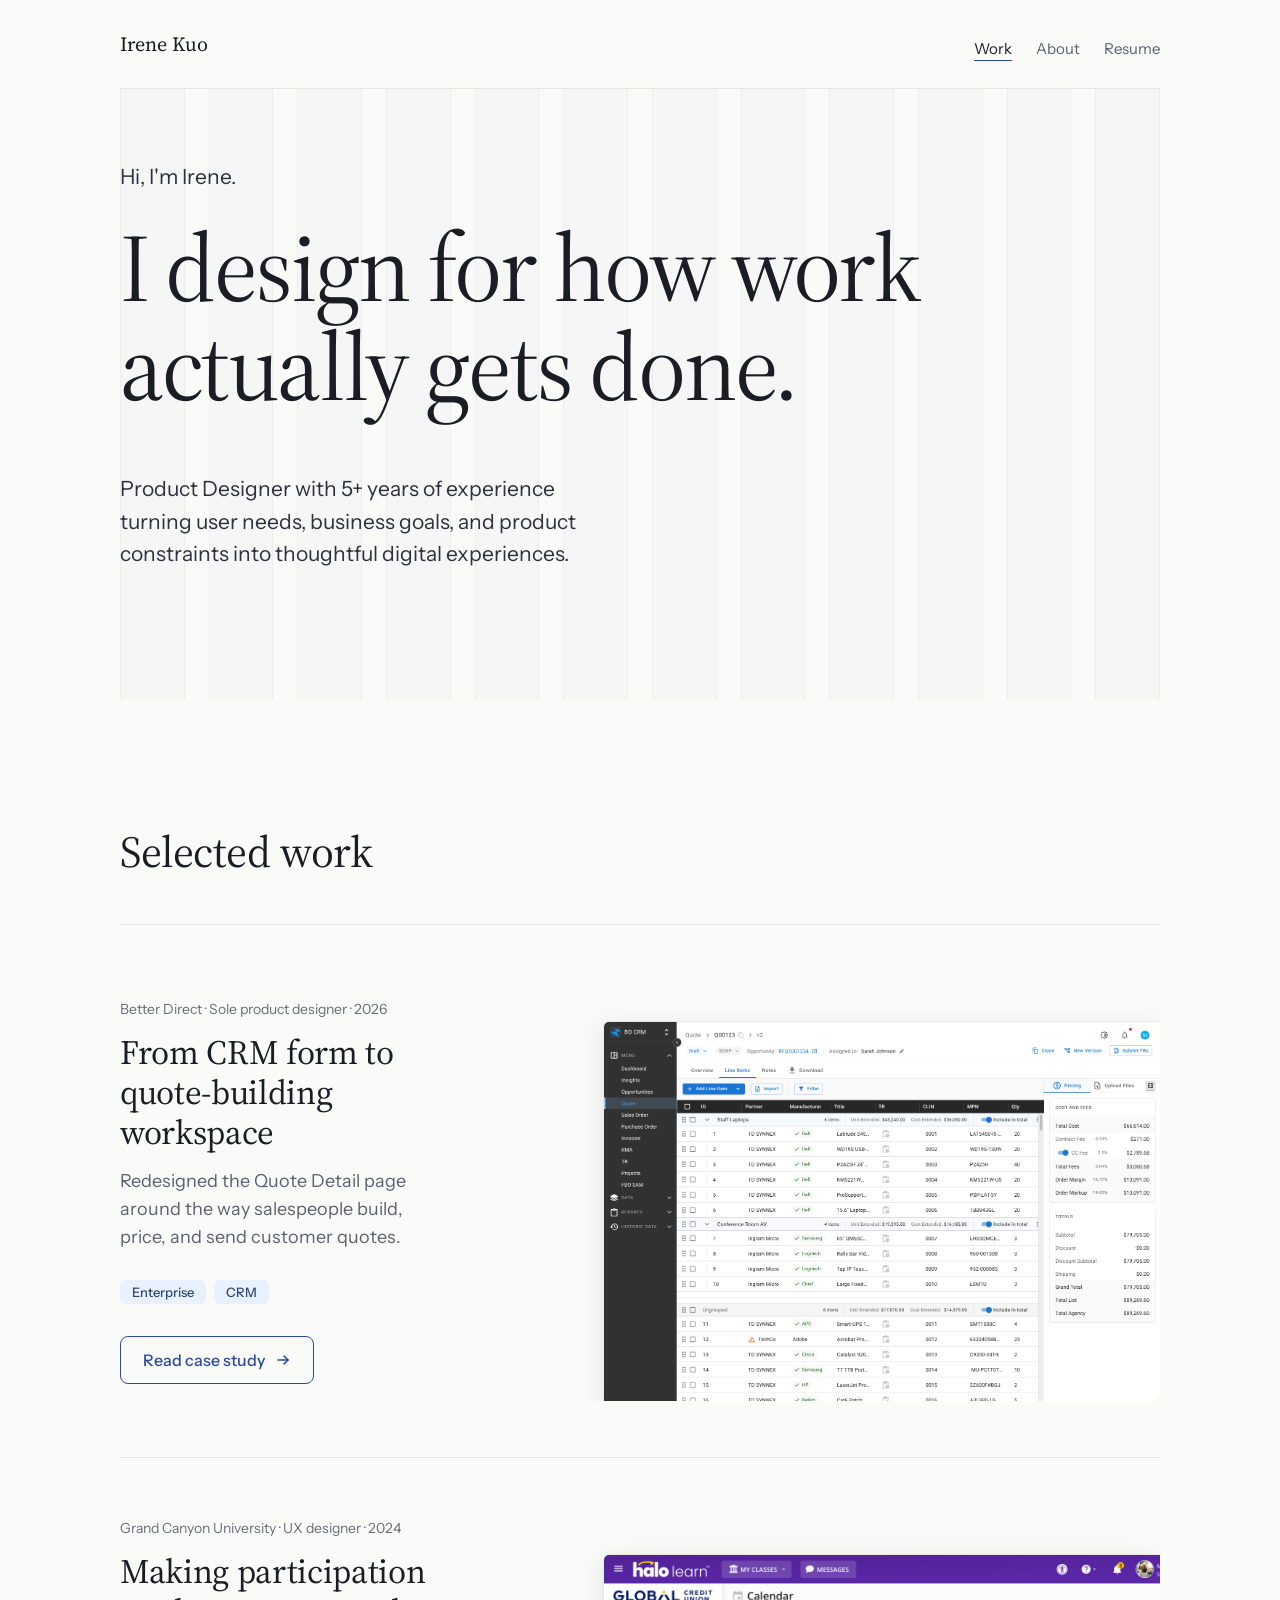
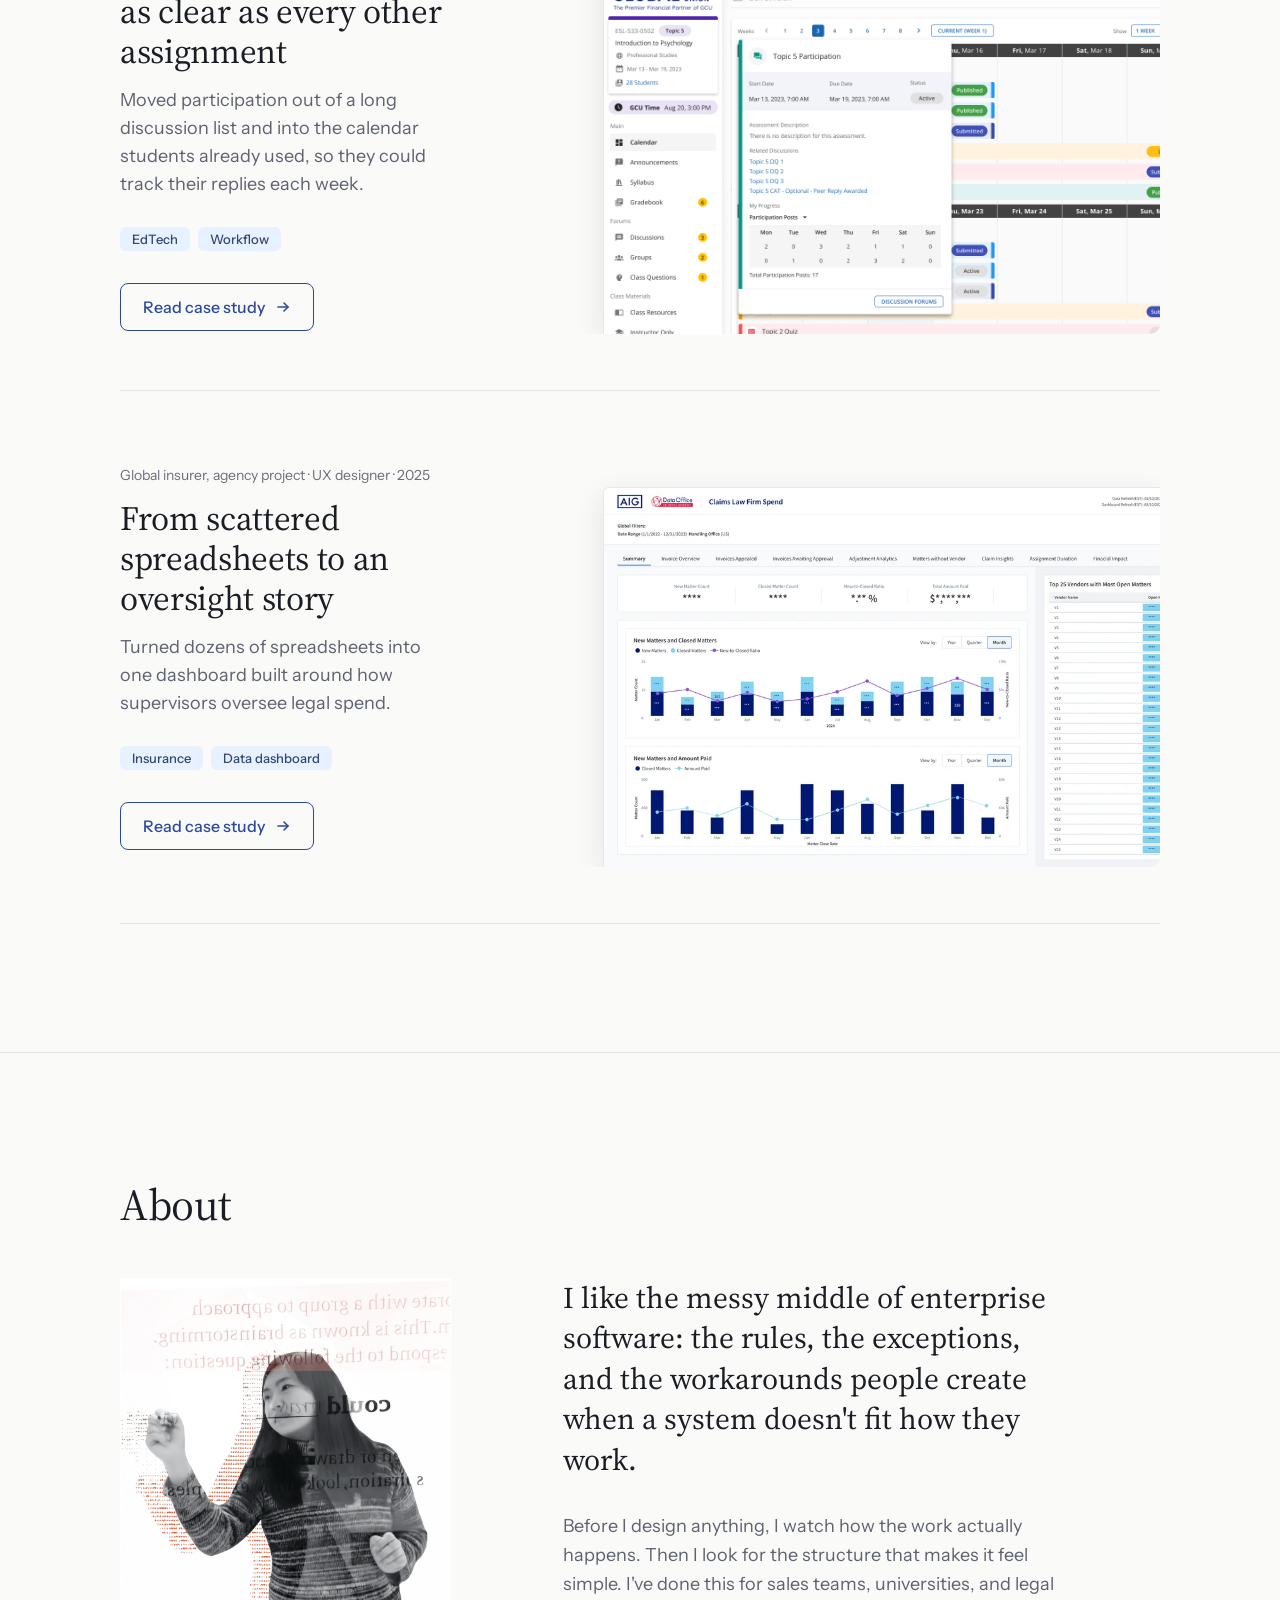
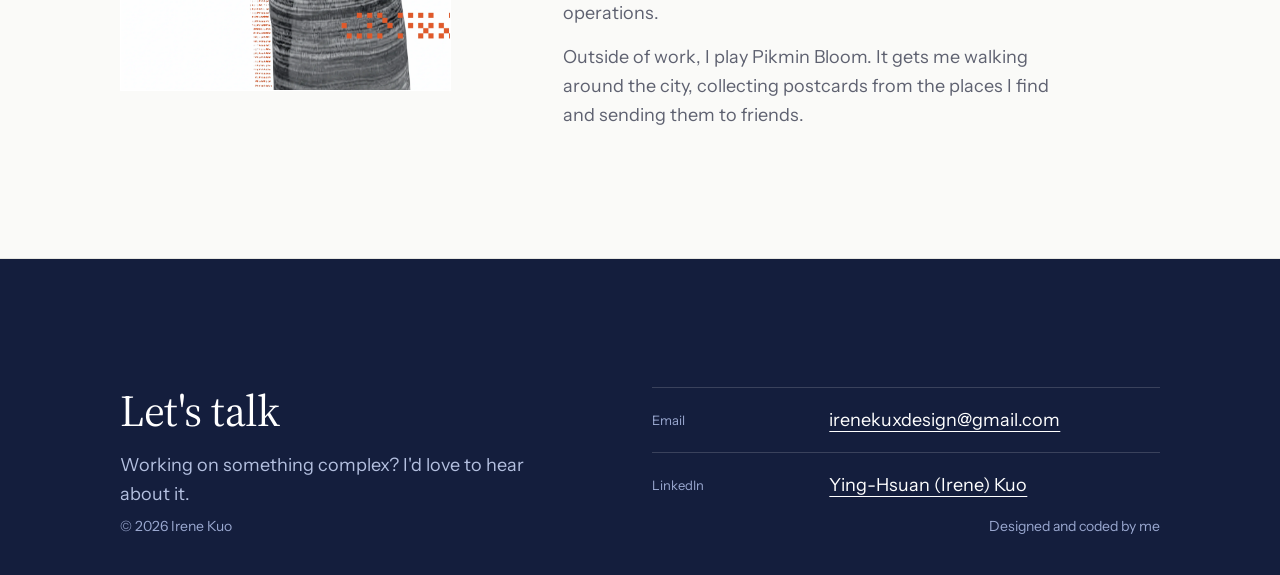
<file: index.html>
<!doctype html>
<html lang="en">
<head>
<meta charset="utf-8">
<meta name="viewport" content="width=device-width, initial-scale=1">
<title>Irene Kuo · Product Designer</title>
<meta name="description" content="Product designer for enterprise workflows. Case studies in CRM quoting, EdTech participation, and legal spend dashboards.">
<meta property="og:title" content="Irene Kuo · Product Designer">
<meta property="og:description" content="Product designer for enterprise workflows. Case studies in CRM quoting, EdTech participation, and legal spend dashboards.">
<link rel="preconnect" href="https://fonts.googleapis.com"><link rel="preconnect" href="https://fonts.gstatic.com" crossorigin><link rel="stylesheet" href="https://fonts.googleapis.com/css2?family=Source+Serif+4:ital,opsz,wght@0,8..60,400;0,8..60,500;1,8..60,400&amp;family=Instrument+Sans:wght@400;500&amp;display=swap">
<style>

body{margin:0;background:#FAFAF8;font-family:"Instrument Sans",system-ui,sans-serif;color:#1B1D24;-webkit-font-smoothing:antialiased}
a{color:#2B4A9B}a:hover{color:#213A7D}
.hd .w{display:inline-block;transition:transform .95s cubic-bezier(.2,.85,.25,1)}
.hd .w:nth-of-type(2){transition-delay:.04s}.hd .w:nth-of-type(3){transition-delay:.08s}.hd .w:nth-of-type(4){transition-delay:.12s}.hd .w:nth-of-type(5){transition-delay:.16s}.hd .w:nth-of-type(6){transition-delay:.2s}.hd .w:nth-of-type(7){transition-delay:.24s}.hd .w:nth-of-type(8){transition-delay:.28s}.hd .w:nth-of-type(9){transition-delay:.32s}.hd .w:nth-of-type(10){transition-delay:.36s}
.hd.scatter .w:nth-of-type(1){transform:translate(-14px,-30px) rotate(-4deg)}
.hd.scatter .w:nth-of-type(2){transform:translate(22px,18px) rotate(2.5deg)}
.hd.scatter .w:nth-of-type(3){transform:translate(-10px,-22px) rotate(-2deg)}
.hd.scatter .w:nth-of-type(4){transform:translate(34px,26px) rotate(3deg)}
.hd.scatter .w:nth-of-type(5){transform:translate(-26px,20px) rotate(-3.5deg)}
.hd.scatter .w:nth-of-type(6){transform:translate(16px,-24px) rotate(4deg)}
.hd.scatter .w:nth-of-type(7){transform:translate(-8px,30px) rotate(-2.5deg)}
.hd.scatter .w:nth-of-type(8){transform:translate(24px,-14px) rotate(5deg)}
.hd.scatter .w:nth-of-type(9){transform:translate(-30px,16px) rotate(-3deg)}
.hd.scatter .w:nth-of-type(10){transform:translate(12px,-28px) rotate(2deg)}
.gridlayer{transition:opacity .7s ease}
.col{background:rgba(43,74,155,.07);border-left:1px solid rgba(43,74,155,.22);border-right:1px solid rgba(43,74,155,.22)}
.dots{background-image:radial-gradient(circle,rgba(43,74,155,.35) 1.2px,transparent 1.4px);background-size:24px 24px}
.mark{background-image:linear-gradient(#FAD9C8,#FAD9C8);background-repeat:no-repeat;background-position:0 86%;background-size:0% 20%;padding-inline:4px;margin-inline:-4px;-webkit-box-decoration-break:clone;box-decoration-break:clone;transition:background-size .9s cubic-bezier(.6,0,.2,1)}
.mark.on{background-size:100% 20%}
@media (prefers-reduced-motion:reduce){.hd .w,.gridlayer,.mark{transition:none}}


body{margin:0;background:#FAFAF8;font-family:"Instrument Sans",system-ui,sans-serif;color:#1B1D24;-webkit-font-smoothing:antialiased}
a{color:#2B4A9B}a:hover{color:#213A7D}
.row:hover .ttl{color:#2B4A9B}
.cta{transition:background-color .15s ease,color .15s ease}.cta svg{transition:transform .15s ease}.row:hover .cta{background-color:#E8EDF8 !important;color:#213A7D !important;border-color:#213A7D !important}.row:hover .cta svg{transform:translateX(3px)}.cover img{transition:transform .4s cubic-bezier(.2,.8,.2,1);transform-origin:left top}.row:hover .cover img{transform:scale(1.015)}.row:focus-visible{outline:2px solid #2B4A9B;outline-offset:8px;border-radius:4px}


body{margin:0;font-family:"Instrument Sans",system-ui,sans-serif;color:#1B1D24;-webkit-font-smoothing:antialiased; background-color: #FAFAF8; }
a{color:#2B4A9B}a:hover{color:#213A7D}


body{margin:0;background:#FAFAF8;font-family:"Instrument Sans",system-ui,sans-serif;color:#1B1D24;-webkit-font-smoothing:antialiased}
a{color:#BFCCF2}a:hover{color:#FFFFFF}

</style>
<link rel="stylesheet" href="site.css">
</head>
<body class="home">

<div id="top" class="hero" style="width: 100%; max-width: 1440px; margin-inline: auto; min-height: 700px; box-sizing: border-box; overflow: hidden; position: relative; background: #FAFAF8; font-family: 'Instrument Sans', system-ui, sans-serif; color: #1B1D24">


<div class="gridlayer" aria-hidden="true" style="position: absolute; top: 88px; bottom: 0; left: 120px; right: 120px; display: grid; grid-template-columns: repeat(12, minmax(0, 1fr)); column-gap: 24px; opacity: 1; pointer-events: none">
<div class="col"></div><div class="col"></div><div class="col"></div><div class="col"></div><div class="col"></div><div class="col"></div><div class="col"></div><div class="col"></div><div class="col"></div><div class="col"></div><div class="col"></div><div class="col"></div>
</div>



<header style="position: relative; padding-inline: 120px">
<nav aria-label="Main" style="display: flex; justify-content: space-between; align-items: center; height: 88px; border-bottom: 1px solid #E6E6E1">
<a href="index.html" style="font-family: 'Source Serif 4', Georgia, serif; font-size: 20px; color: #1B1D24; text-decoration: none">Irene Kuo</a>
<div style="display: flex; gap: 24px; font-size: 15px">
<a href="#work" aria-current="page" style="color: #1B1D24; text-decoration: none; padding: 12px 0 2px; border-bottom: 1.5px solid #2B4A9B">Work</a>
<a href="#about" style="color: #5E6170; text-decoration: none; padding: 12px 0 2px">About</a>
<a href="https://docs.google.com/document/d/1DPBCUYDYpoElM1iFnIeGMOE4myxvlPkNTu8c9fr8a9o/edit?usp=sharing" target="_blank" rel="noopener" style="color: #5E6170; text-decoration: none; padding: 12px 0 2px">Resume</a>
</div>
</nav>
</header>

<main style="position: relative; padding-inline: 120px">
<section style="padding-top: 72px; display: grid; grid-template-columns: repeat(12, minmax(0, 1fr)); column-gap: 24px">
<p style="grid-column: 1 / span 6; margin: 56px 0 0; font-size: 21px; line-height: 1.55; color: #2E313B; margin-bottom: 24px; margin-top: 0px">Hi, I'm Irene.</p><h1 class="hd scatter" aria-label="I design for how work actually gets done." style="grid-column: 1 / span 12; margin: 0; font-family: 'Source Serif 4', Georgia, serif; font-weight: 400; font-size: 96px; line-height: 1.04; letter-spacing: -0.025em; color: #1B1D24"><span class="w">I</span> <span class="w">design</span> <span class="w">for</span> <span class="w">how</span> <span class="w">work</span><br><span class="w"><span class="mark">actually</span></span> <span class="w">gets</span> <span class="w">done.</span></h1>

<p style="grid-column: 1 / span 6; margin: 56px 0 0; font-size: 21px; line-height: 1.55; color: #2E313B">Product Designer with 5+ years of experience turning user needs, business goals, and product constraints into thoughtful digital experiences.</p>




</section>
</main>

</div>


<div style="width: 100%; max-width: 1440px; margin-inline: auto; box-sizing: border-box; background: #FAFAF8; font-family: 'Instrument Sans', system-ui, sans-serif; color: #1B1D24; padding: 128px 120px">

<section id="work" aria-labelledby="work-title" style="display: flex; flex-direction: column">
<div style="display: flex; justify-content: space-between; align-items: baseline; margin-bottom: 48px">
<h2 id="work-title" style="margin: 0; font-family: 'Source Serif 4', Georgia, serif; font-weight: 400; font-size: 44px; line-height: 1.1; letter-spacing: -0.01em">Selected work</h2>
</div>

<a class="row" href="better-direct.html" style="display: grid; grid-template-columns: repeat(12, minmax(0, 1fr)); column-gap: 24px; align-items: center; padding-block: 56px; border-top: 1px solid #E6E6E1; color: #1B1D24; text-decoration: none">
<div style="grid-column: 1 / span 4; display: flex; flex-direction: column">
<p style="margin: 0; font-size: 14px; line-height: 1.5; color: #6B6E7A">Better Direct · Sole product designer · 2026</p>
<h3 class="ttl" style="margin: 12px 0 0; font-family: 'Source Serif 4', Georgia, serif; font-weight: 400; font-size: 34px; line-height: 1.18; letter-spacing: -0.01em">From CRM form to quote-building workspace</h3>
<p style="margin: 16px 0 0; font-size: 18px; line-height: 1.55; color: #5E6170">Redesigned the Quote Detail page around the way salespeople build, price, and send customer quotes.</p>
<div style="margin-top: 28px; display: flex; gap: 8px; flex-wrap: wrap">
<span style="font-size: 13px; font-weight: 500; color: #314770; background: #E8F1FF; padding: 4px 12px; border-radius: 6px">Enterprise</span>
<span style="font-size: 13px; font-weight: 500; color: #314770; background: #E8F1FF; padding: 4px 12px; border-radius: 6px">CRM</span>
</div>
<span class="cta" style="margin-top: 32px; align-self: flex-start; display: inline-flex; align-items: center; gap: 10px; min-height: 48px; padding: 0 22px; box-sizing: border-box; border-radius: 8px; background: transparent; border: 1.5px solid #2B4A9B; color: #2B4A9B; font-size: 16px; font-weight: 500">Read case study<svg width="16" height="16" viewBox="0 0 16 16" fill="none" stroke="currentColor" stroke-width="1.6" stroke-linecap="round" stroke-linejoin="round" aria-hidden="true"><path d="M3 8h10"></path><path d="M9 4l4 4-4 4"></path></svg></span>
</div>
<div class="cover" style="grid-column: 6 / span 7; height: 420px; box-sizing: border-box; border-radius: 10px; border: 0; overflow: hidden; padding: 40px 0 0 40px"><img src="assets/18284780cf82d96c744953fb5672e2c8.png" alt="Redesigned Quote Detail workspace with line items grouped into solutions and the pricing panel beside the table" style="display: block; width: 100%; height: 100%; object-fit: cover; object-position: left top; border-radius: 6px 0 0 0; border-top: 1px solid rgba(27,29,36,0.08); border-left: 1px solid rgba(27,29,36,0.08); box-shadow: 0 8px 28px rgba(27,29,36,0.10)"></div>
</a>

<a class="row" href="gcu.html" style="display: grid; grid-template-columns: repeat(12, minmax(0, 1fr)); column-gap: 24px; align-items: center; padding-block: 56px; border-top: 1px solid #E6E6E1; color: #1B1D24; text-decoration: none">
<div style="grid-column: 1 / span 4; display: flex; flex-direction: column">
<p style="margin: 0; font-size: 14px; line-height: 1.5; color: #6B6E7A">Grand Canyon University · UX designer · 2024</p>
<h3 class="ttl" style="margin: 12px 0 0; font-family: 'Source Serif 4', Georgia, serif; font-weight: 400; font-size: 34px; line-height: 1.18; letter-spacing: -0.01em">Making participation as clear as every other assignment</h3>
<p style="margin: 16px 0 0; font-size: 18px; line-height: 1.55; color: #5E6170">Moved participation out of a long discussion list and into the calendar students already used, so they could track their replies each week.</p>
<div style="margin-top: 28px; display: flex; gap: 8px; flex-wrap: wrap">
<span style="font-size: 13px; font-weight: 500; color: #314770; padding: 4px 12px; border-radius: 6px; background-color: #E8F1FF">EdTech</span>
<span style="font-size: 13px; font-weight: 500; color: #314770; padding: 4px 12px; border-radius: 6px; background-color: #E8F1FF">Workflow</span>
</div>
<span class="cta" style="margin-top: 32px; align-self: flex-start; display: inline-flex; align-items: center; gap: 10px; min-height: 48px; padding: 0 22px; box-sizing: border-box; border-radius: 8px; background: transparent; border: 1.5px solid #2B4A9B; color: #2B4A9B; font-size: 16px; font-weight: 500">Read case study<svg width="16" height="16" viewBox="0 0 16 16" fill="none" stroke="currentColor" stroke-width="1.6" stroke-linecap="round" stroke-linejoin="round" aria-hidden="true"><path d="M3 8h10"></path><path d="M9 4l4 4-4 4"></path></svg></span>
</div>
<div class="cover" style="grid-column: 6 / span 7; height: 420px; box-sizing: border-box; border-radius: 10px; border: 0; overflow: hidden; padding: 40px 0 0 40px"><img src="assets/d54fa1ac99803771630a6db6513b2a87.png" alt="Participation card open in the student calendar, showing related discussions and daily reply counts" style="display: block; width: 100%; height: 100%; object-fit: cover; object-position: left top; border-radius: 6px 0 0 0; border-top: 1px solid rgba(27,29,36,0.08); border-left: 1px solid rgba(27,29,36,0.08); box-shadow: 0 8px 28px rgba(27,29,36,0.10)"></div>
</a>

<a class="row" href="legal-spend.html" style="display: grid; grid-template-columns: repeat(12, minmax(0, 1fr)); column-gap: 24px; align-items: center; padding-block: 56px; border-top: 1px solid #E6E6E1; border-bottom: 1px solid #E6E6E1; color: #1B1D24; text-decoration: none">
<div style="grid-column: 1 / span 4; display: flex; flex-direction: column">
<p style="margin: 0; font-size: 14px; line-height: 1.5; color: #6B6E7A">Global insurer, agency project · UX designer · 2025</p>
<h3 class="ttl" style="margin: 12px 0 0; font-family: 'Source Serif 4', Georgia, serif; font-weight: 400; font-size: 34px; line-height: 1.18; letter-spacing: -0.01em">From scattered spreadsheets to an oversight story</h3>
<p style="margin: 16px 0 0; font-size: 18px; line-height: 1.55; color: #5E6170">Turned dozens of spreadsheets into one dashboard built around how supervisors oversee legal spend.</p>
<div style="margin-top: 28px; display: flex; gap: 8px; flex-wrap: wrap">
<span style="font-size: 13px; font-weight: 500; color: #314770; padding: 4px 12px; border-radius: 6px; background-color: #e8f1ff">Insurance</span>
<span style="font-size: 13px; font-weight: 500; color: #314770; padding: 4px 12px; border-radius: 6px; background-color: #e8f1ff">Data dashboard</span>
</div>
<span class="cta" style="margin-top: 32px; align-self: flex-start; display: inline-flex; align-items: center; gap: 10px; min-height: 48px; padding: 0 22px; box-sizing: border-box; border-radius: 8px; background: transparent; border: 1.5px solid #2B4A9B; color: #2B4A9B; font-size: 16px; font-weight: 500">Read case study<svg width="16" height="16" viewBox="0 0 16 16" fill="none" stroke="currentColor" stroke-width="1.6" stroke-linecap="round" stroke-linejoin="round" aria-hidden="true"><path d="M3 8h10"></path><path d="M9 4l4 4-4 4"></path></svg></span>
</div>
<div class="cover" style="grid-column: 6 / span 7; height: 420px; box-sizing: border-box; border-radius: 10px; border: 0; overflow: hidden; padding: 40px 0 0 40px"><img src="assets/3362d50595035194a58b5892fbbaa242.png" alt="Legal spend dashboard Summary tab with KPI cards, monthly matter charts, and a ranked vendor list" style="display: block; width: 100%; height: 100%; object-fit: cover; object-position: left top; border-radius: 6px 0 0 0; border-top: 1px solid rgba(27,29,36,0.08); border-left: 1px solid rgba(27,29,36,0.08); box-shadow: 0 8px 28px rgba(27,29,36,0.10)"></div>
</a>
</section>

</div>


<div style="width: 100%; max-width: 1440px; margin-inline: auto; box-sizing: border-box; font-family: 'Instrument Sans', system-ui, sans-serif; color: #1B1D24; padding: 128px 120px; border-top: 1px solid #E6E6E1; border-bottom: 1px solid #E6E6E1">

<section id="about" aria-labelledby="about-title" style="display: grid; grid-template-columns: repeat(12, minmax(0, 1fr)); column-gap: 24px; align-items: start">
<h2 id="about-title" style="grid-column: 1 / span 12; margin: 0 0 48px; font-family: 'Source Serif 4', Georgia, serif; font-weight: 400; font-size: 44px; line-height: 1.1; letter-spacing: -0.01em; color: #1B1D24">About</h2>

<img src="assets/a4dc9702ee5d21c18cdc6d72106892fa.webp" alt="Irene writing on a glass wall at a design exhibition" style="grid-column: 1 / span 4; display: block; width: 100%; aspect-ratio: 4 / 5; object-fit: cover; border-radius: 0px; border: 1px solid #E6E6E1; box-sizing: border-box; border-color: #FFFFFF">

<div style="grid-column: 6 / span 6; display: flex; flex-direction: column">
<p style="margin: 0; font-family: 'Source Serif 4', Georgia, serif; font-size: 30px; line-height: 1.35; color: #1B1D24">I like the messy middle of enterprise software: the rules, the exceptions, and the workarounds people create when a system doesn't fit how they work.</p>
<p style="margin: 32px 0 0; font-size: 18px; line-height: 1.6; color: #5E6170">Before I design anything, I watch how the work actually happens. Then I look for the structure that makes it feel simple. I've done this for sales teams, universities, and legal operations.</p>
<p style="margin: 16px 0 0; font-size: 18px; line-height: 1.6; color: #5E6170">Outside of work, I play Pikmin Bloom. It gets me walking around the city, collecting postcards from the places I find and sending them to friends.</p>

</div>
</section>

</div>


<div style="width: 100%; max-width: 1440px; margin-inline: auto; box-sizing: border-box; background: #141E3D; font-family: 'Instrument Sans', system-ui, sans-serif; color: #FFFFFF; padding: 128px 120px 40px; display: flex; flex-direction: column">

<footer id="contact" aria-labelledby="contact-title" style="flex-grow: 1; display: flex; flex-direction: column">
<div style="display: grid; grid-template-columns: repeat(12, minmax(0, 1fr)); column-gap: 24px; align-items: start">
<div style="grid-column: 1 / span 5">
<h2 id="contact-title" style="margin: 0; font-family: 'Source Serif 4', Georgia, serif; font-weight: 400; font-size: 44px; line-height: 1.1; letter-spacing: -0.01em; color: #FFFFFF">Let's talk</h2>
<p style="margin: 16px 0 0; font-size: 18px; line-height: 1.6; color: #B4C0E0">Working on something complex? I'd love to hear about it.</p>
</div>

<dl style="grid-column: 7 / span 6; margin: 0; display: flex; flex-direction: column">
<div style="display: grid; grid-template-columns: repeat(6, minmax(0, 1fr)); column-gap: 24px; align-items: center; min-height: 64px; border-top: 1px solid rgba(255,255,255,0.16)">
<dt style="grid-column: 1 / span 2; font-size: 13px; color: #9AA8D0">Email</dt>
<dd style="grid-column: 3 / span 4; margin: 0"><a href="mailto:irenekuxdesign@gmail.com" style="font-size: 18px; color: #FFFFFF; text-decoration: underline; text-underline-offset: 5px">irenekuxdesign@gmail.com</a></dd>
</div>
<div style="display: grid; grid-template-columns: repeat(6, minmax(0, 1fr)); column-gap: 24px; align-items: center; min-height: 64px; border-top: 1px solid rgba(255,255,255,0.16)">
<dt style="grid-column: 1 / span 2; font-size: 13px; color: #9AA8D0">LinkedIn</dt>
<dd style="grid-column: 3 / span 4; margin: 0"><a href="https://www.linkedin.com/in/ying-hsuan-irene-kuo-26b336165/" style="font-size: 18px; color: #FFFFFF; text-decoration: underline; text-underline-offset: 5px">Ying-Hsuan (Irene) Kuo</a></dd>
</div>
</dl>
</div>

<div style="margin-top: auto; display: flex; justify-content: space-between; font-size: 14px; color: #9AA8D0">
<span>© 2026 Irene Kuo</span>
<span>Designed and coded by me</span>
</div>
</footer>

</div>

<script src="site.js"></script>
</body>
</html>
</file>
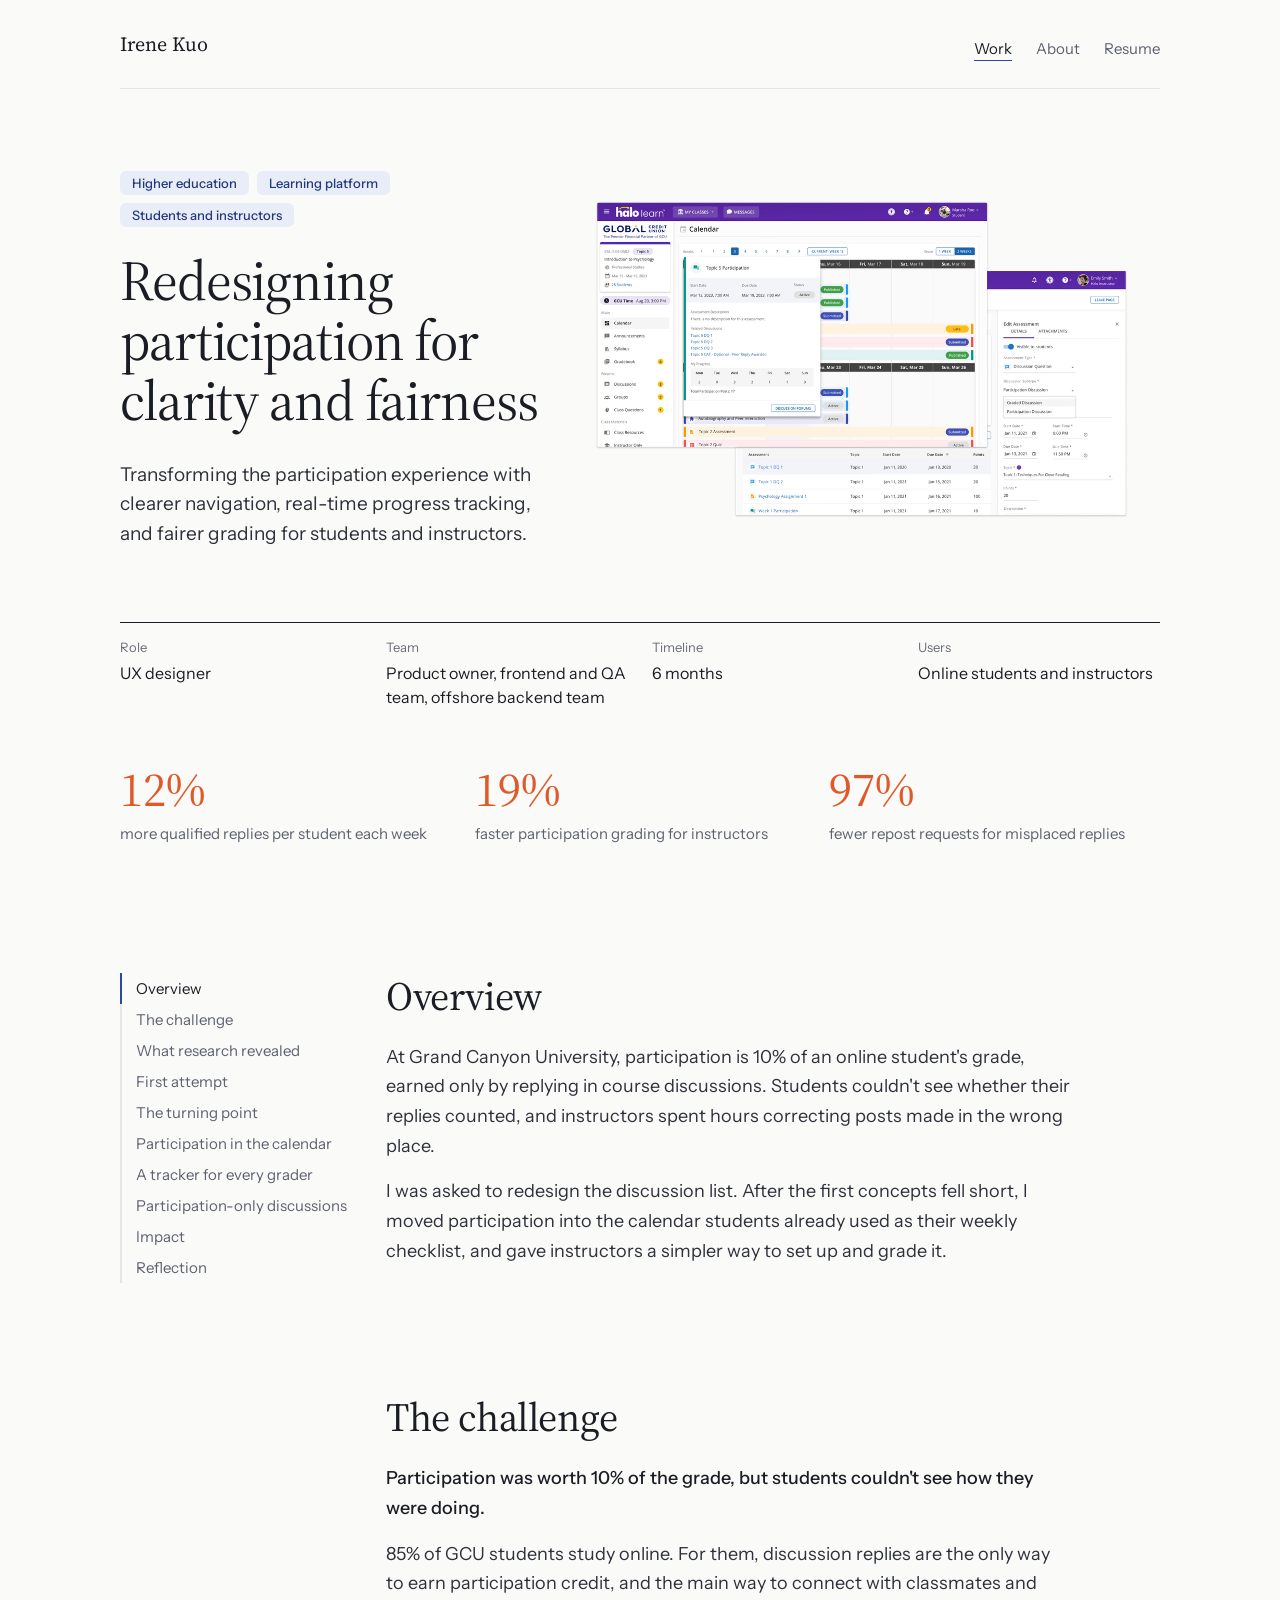
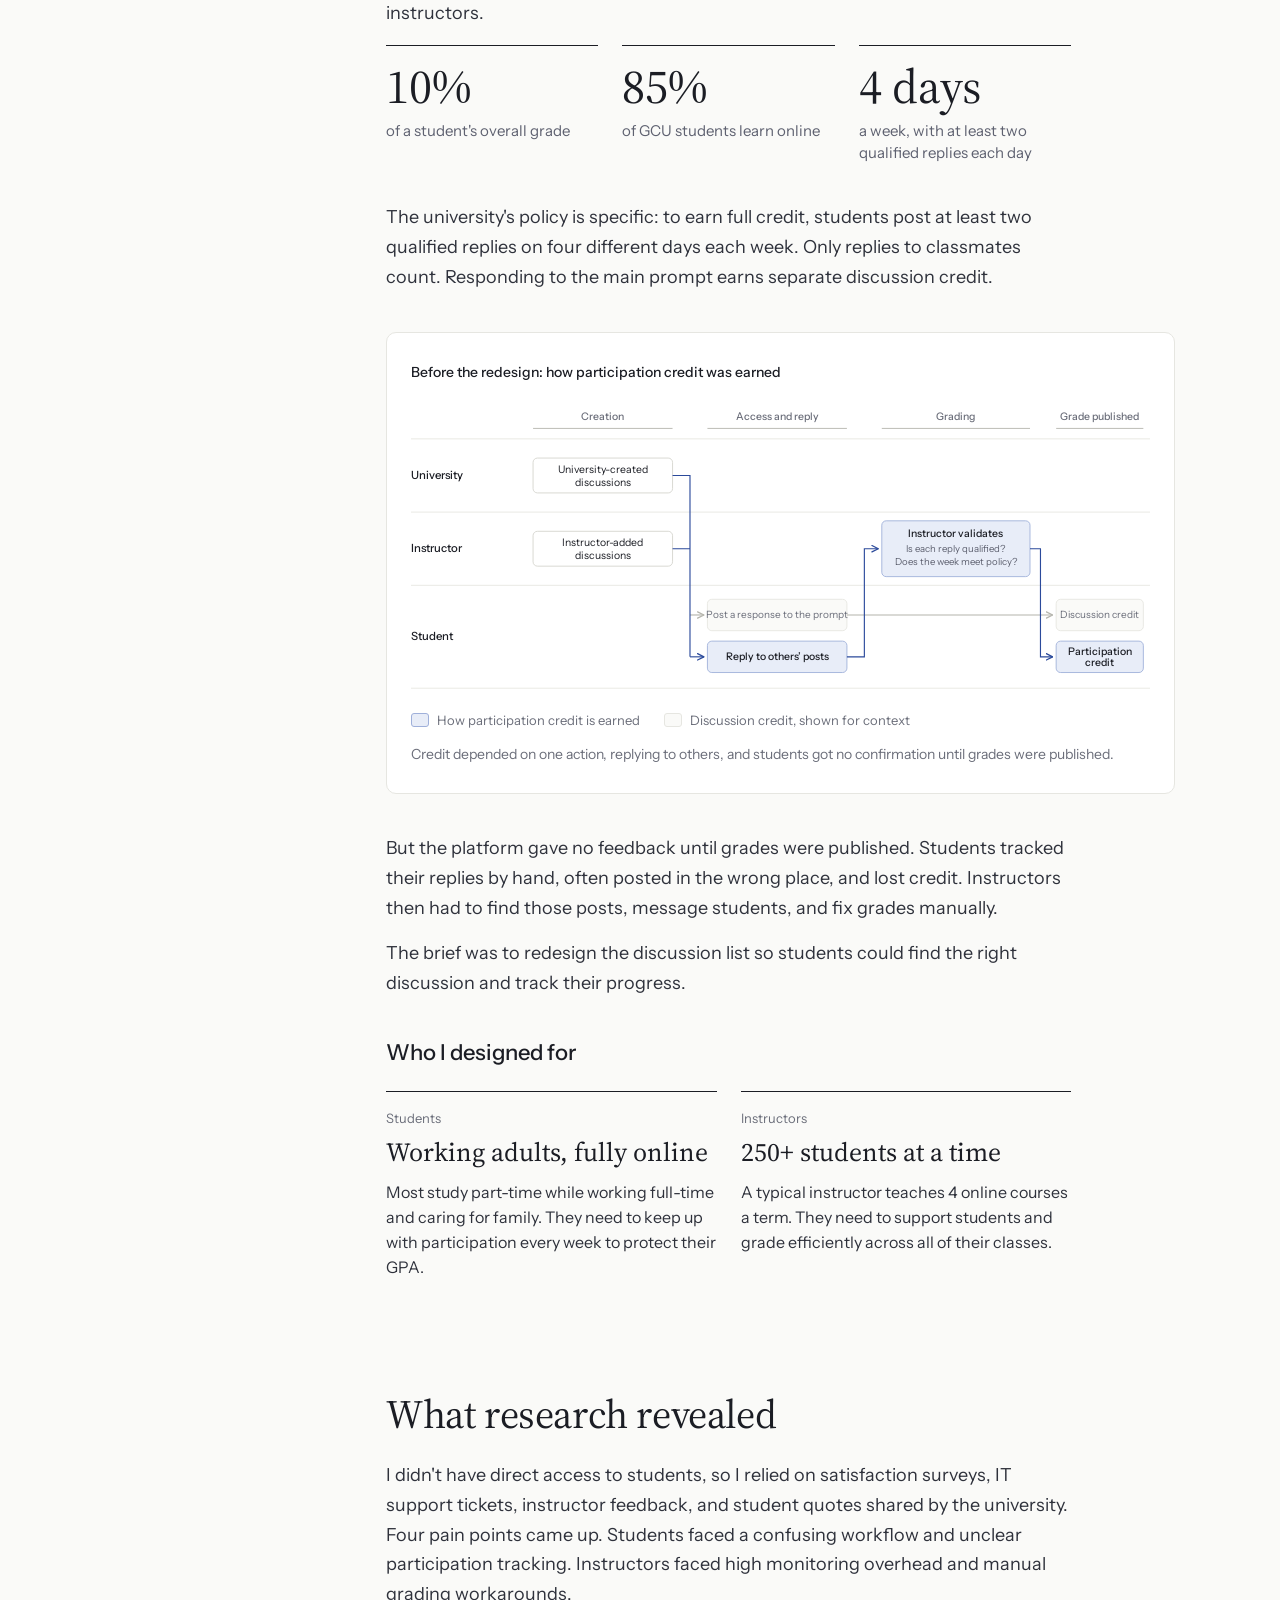
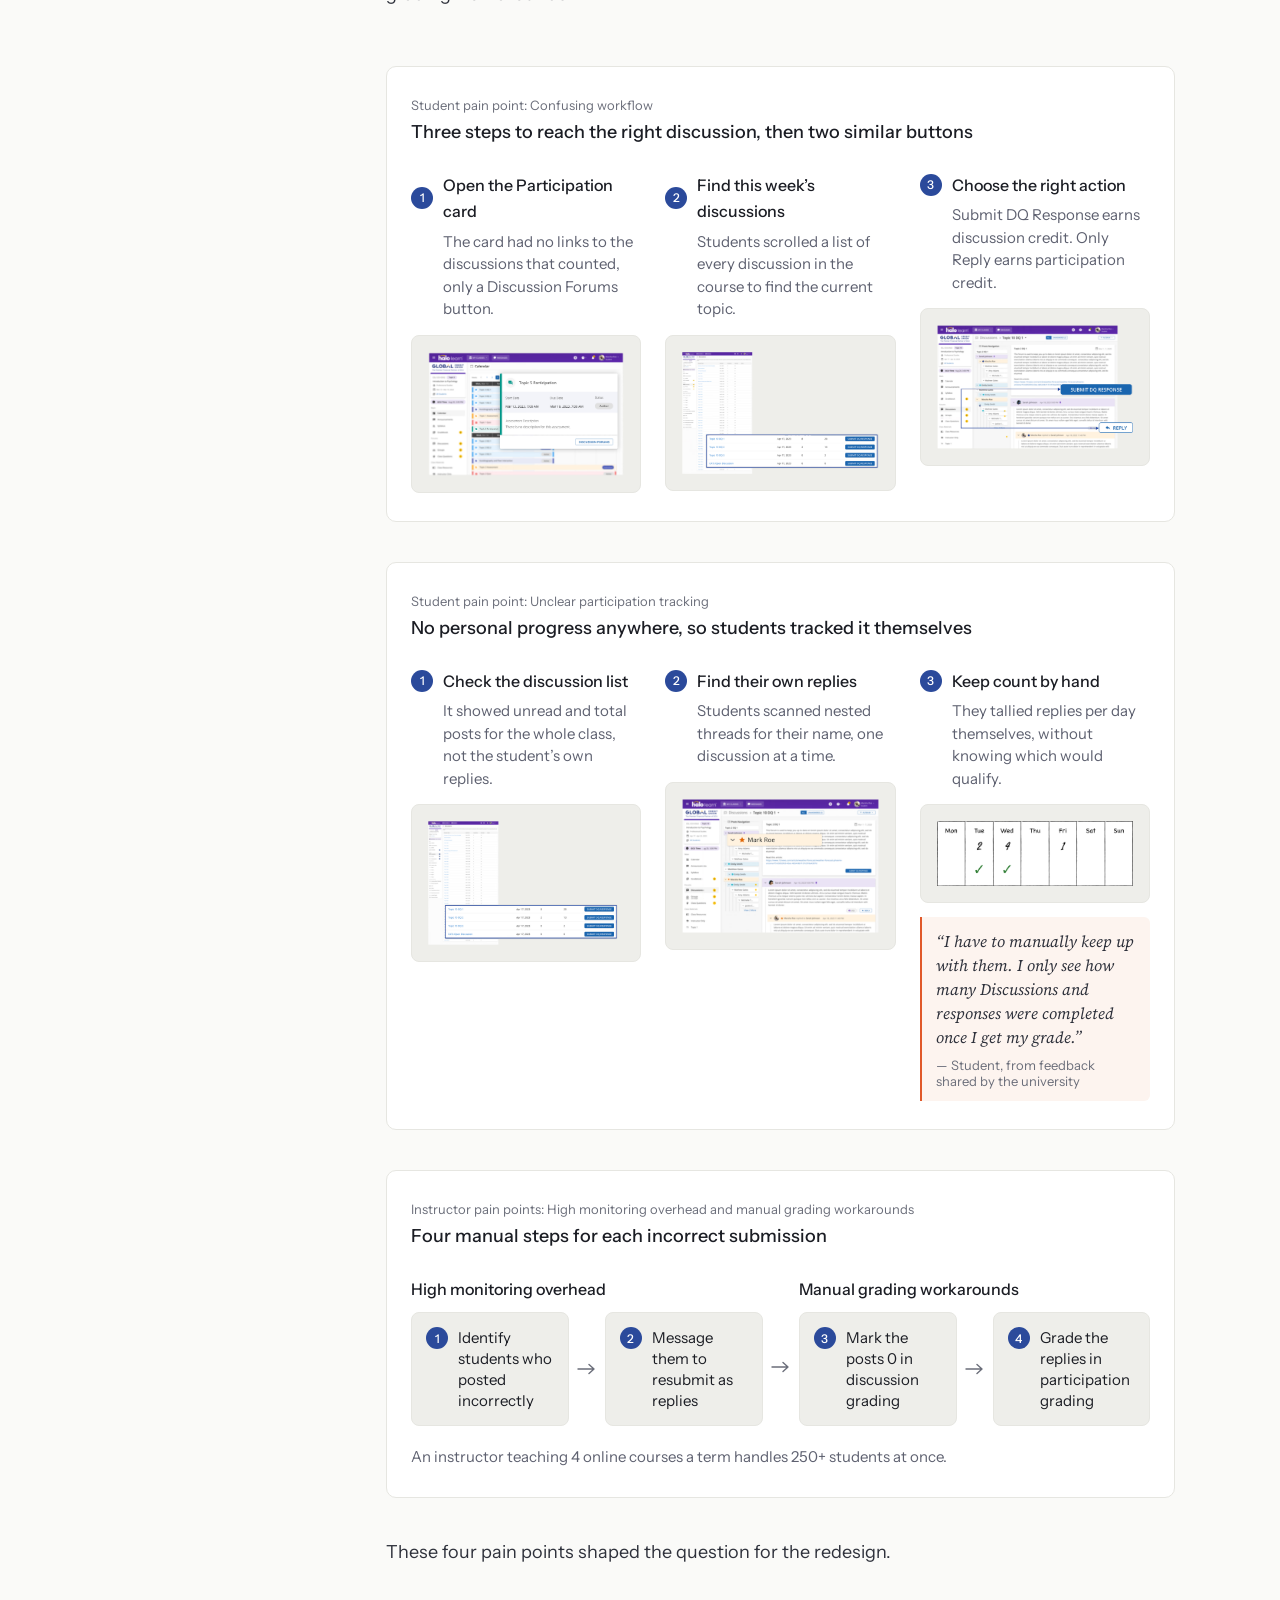
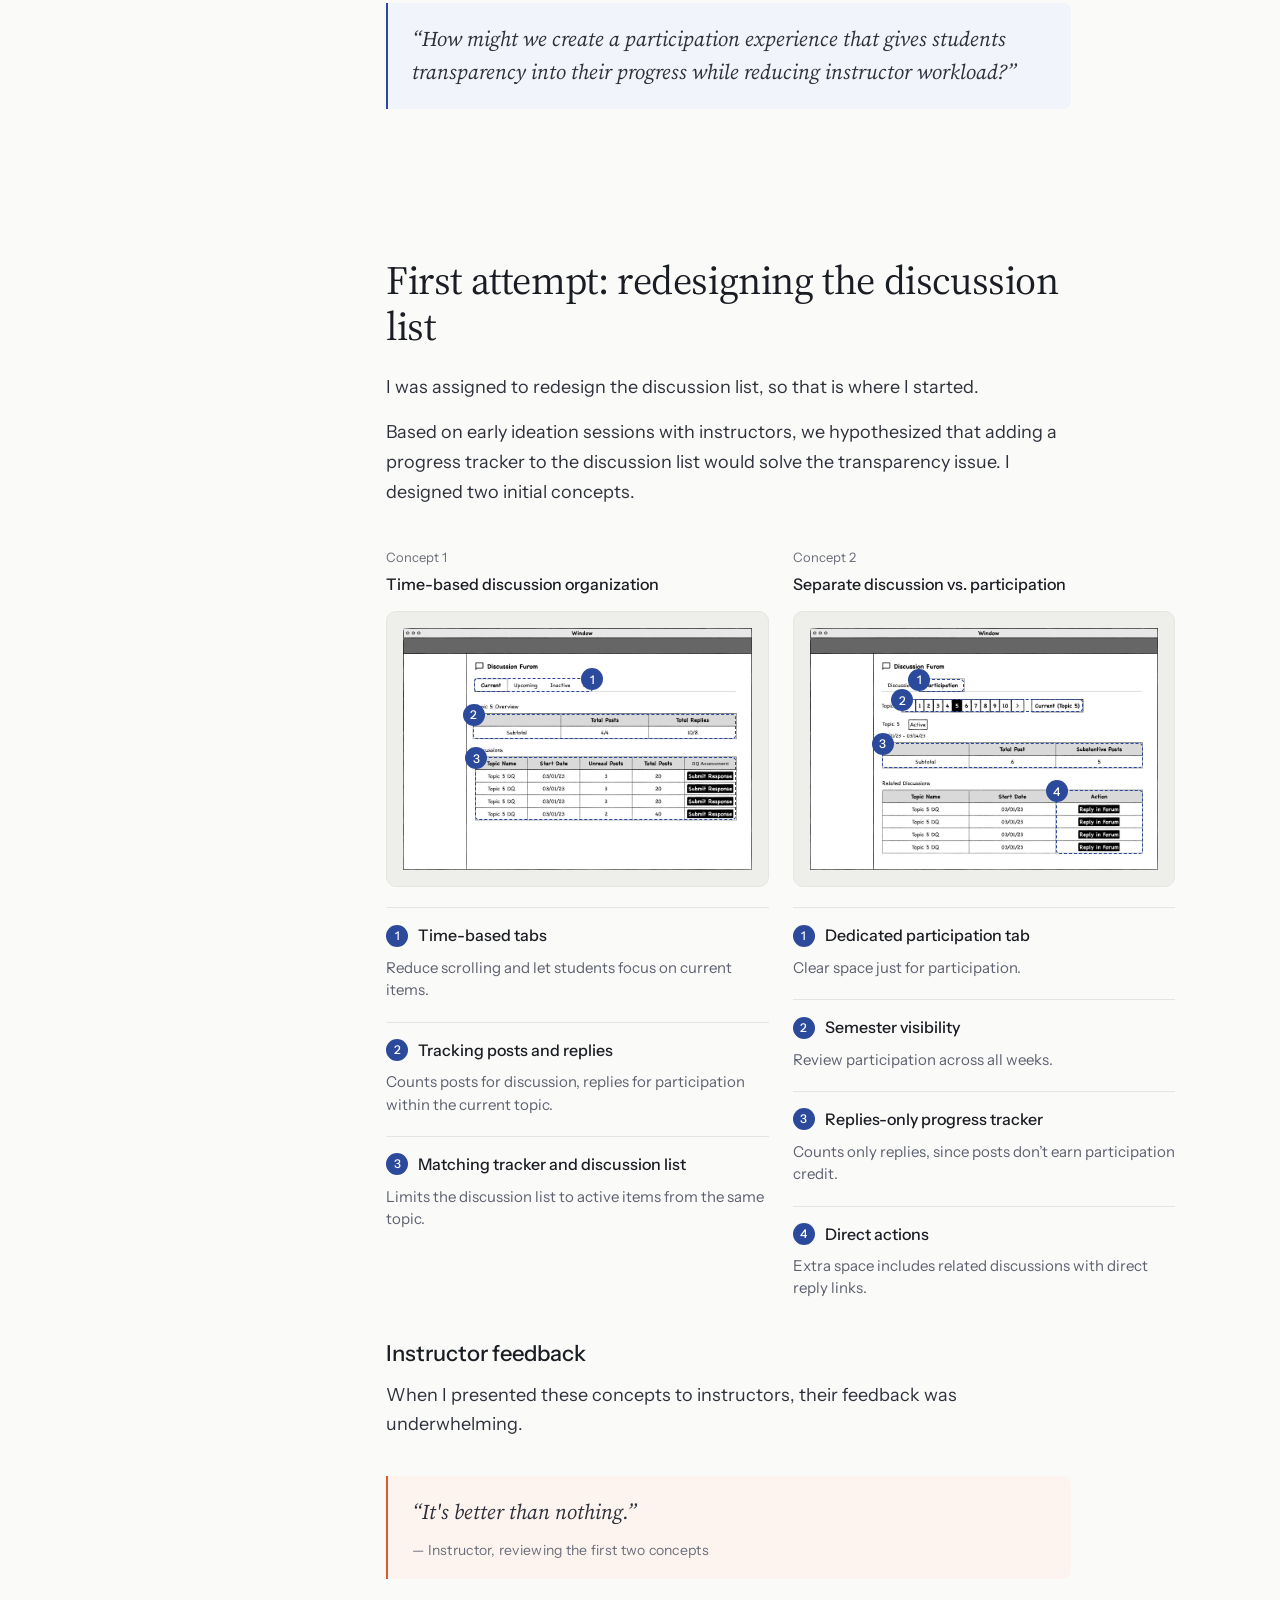
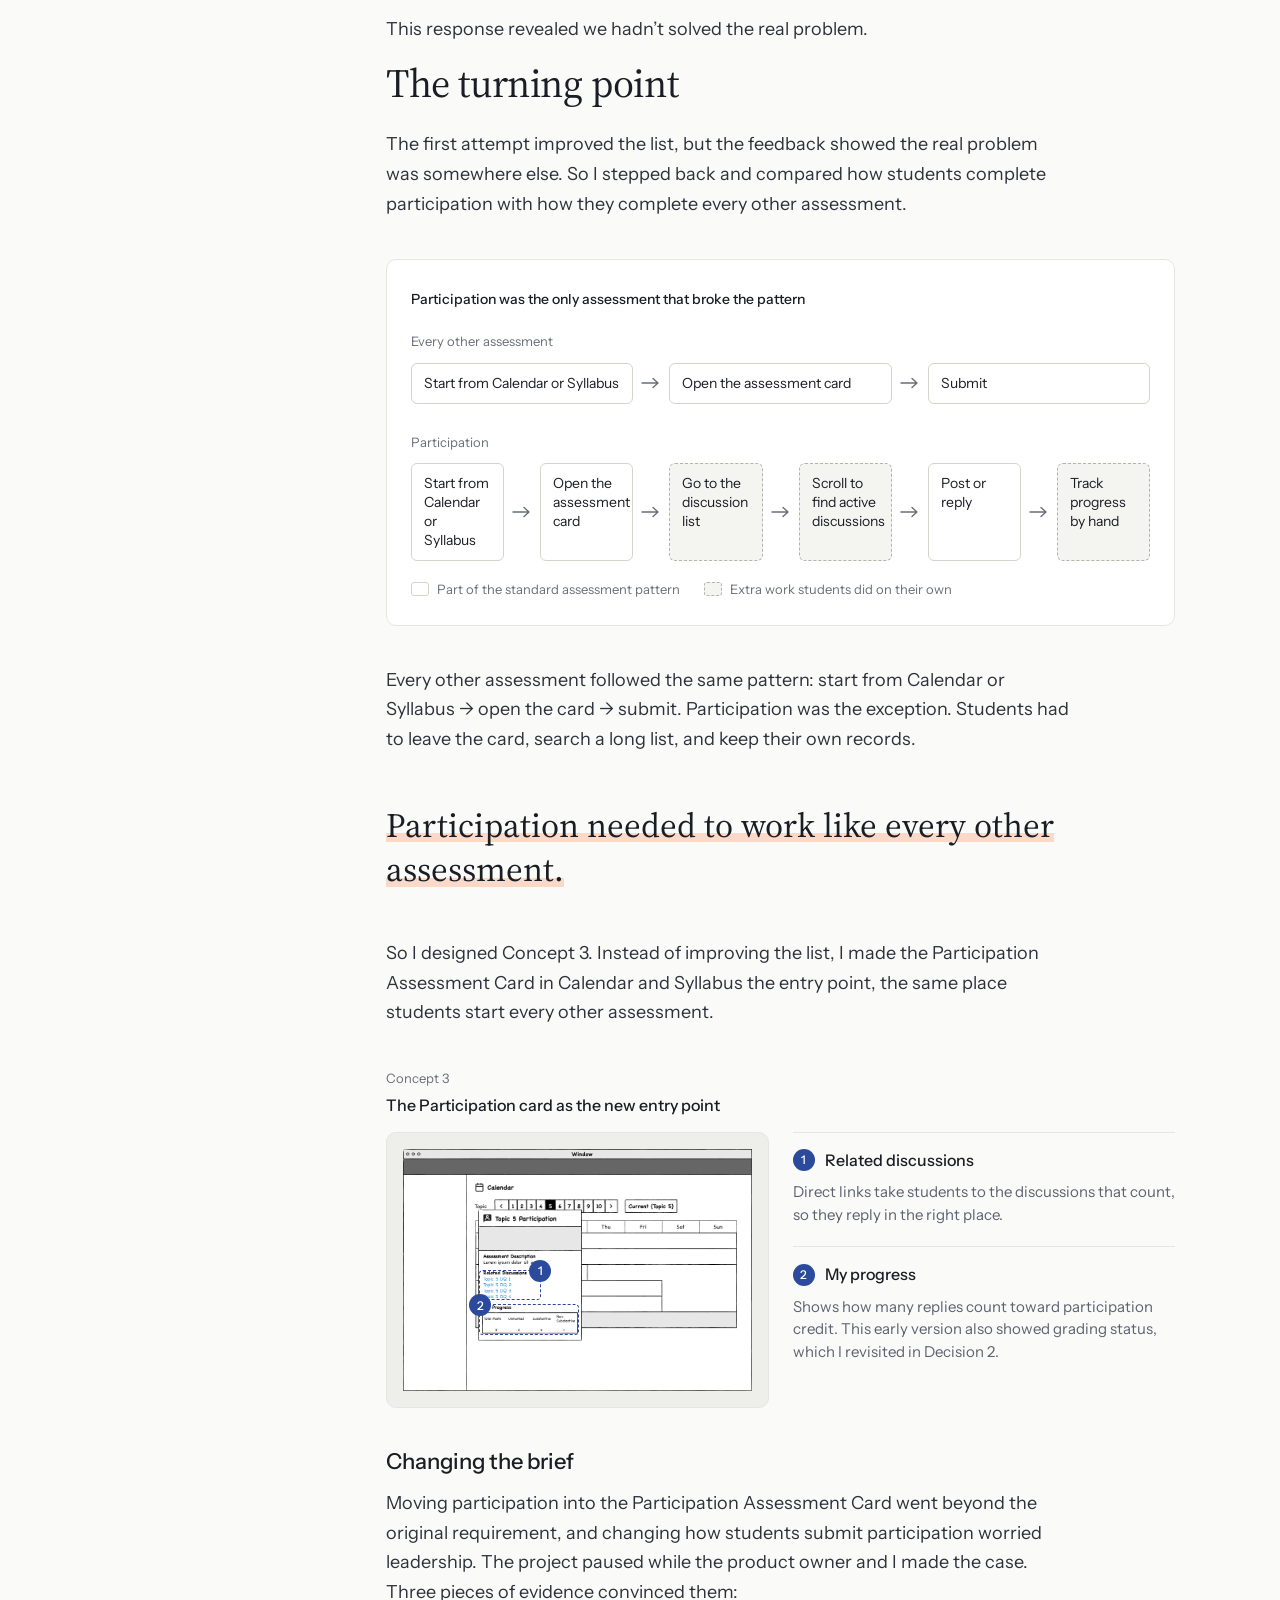
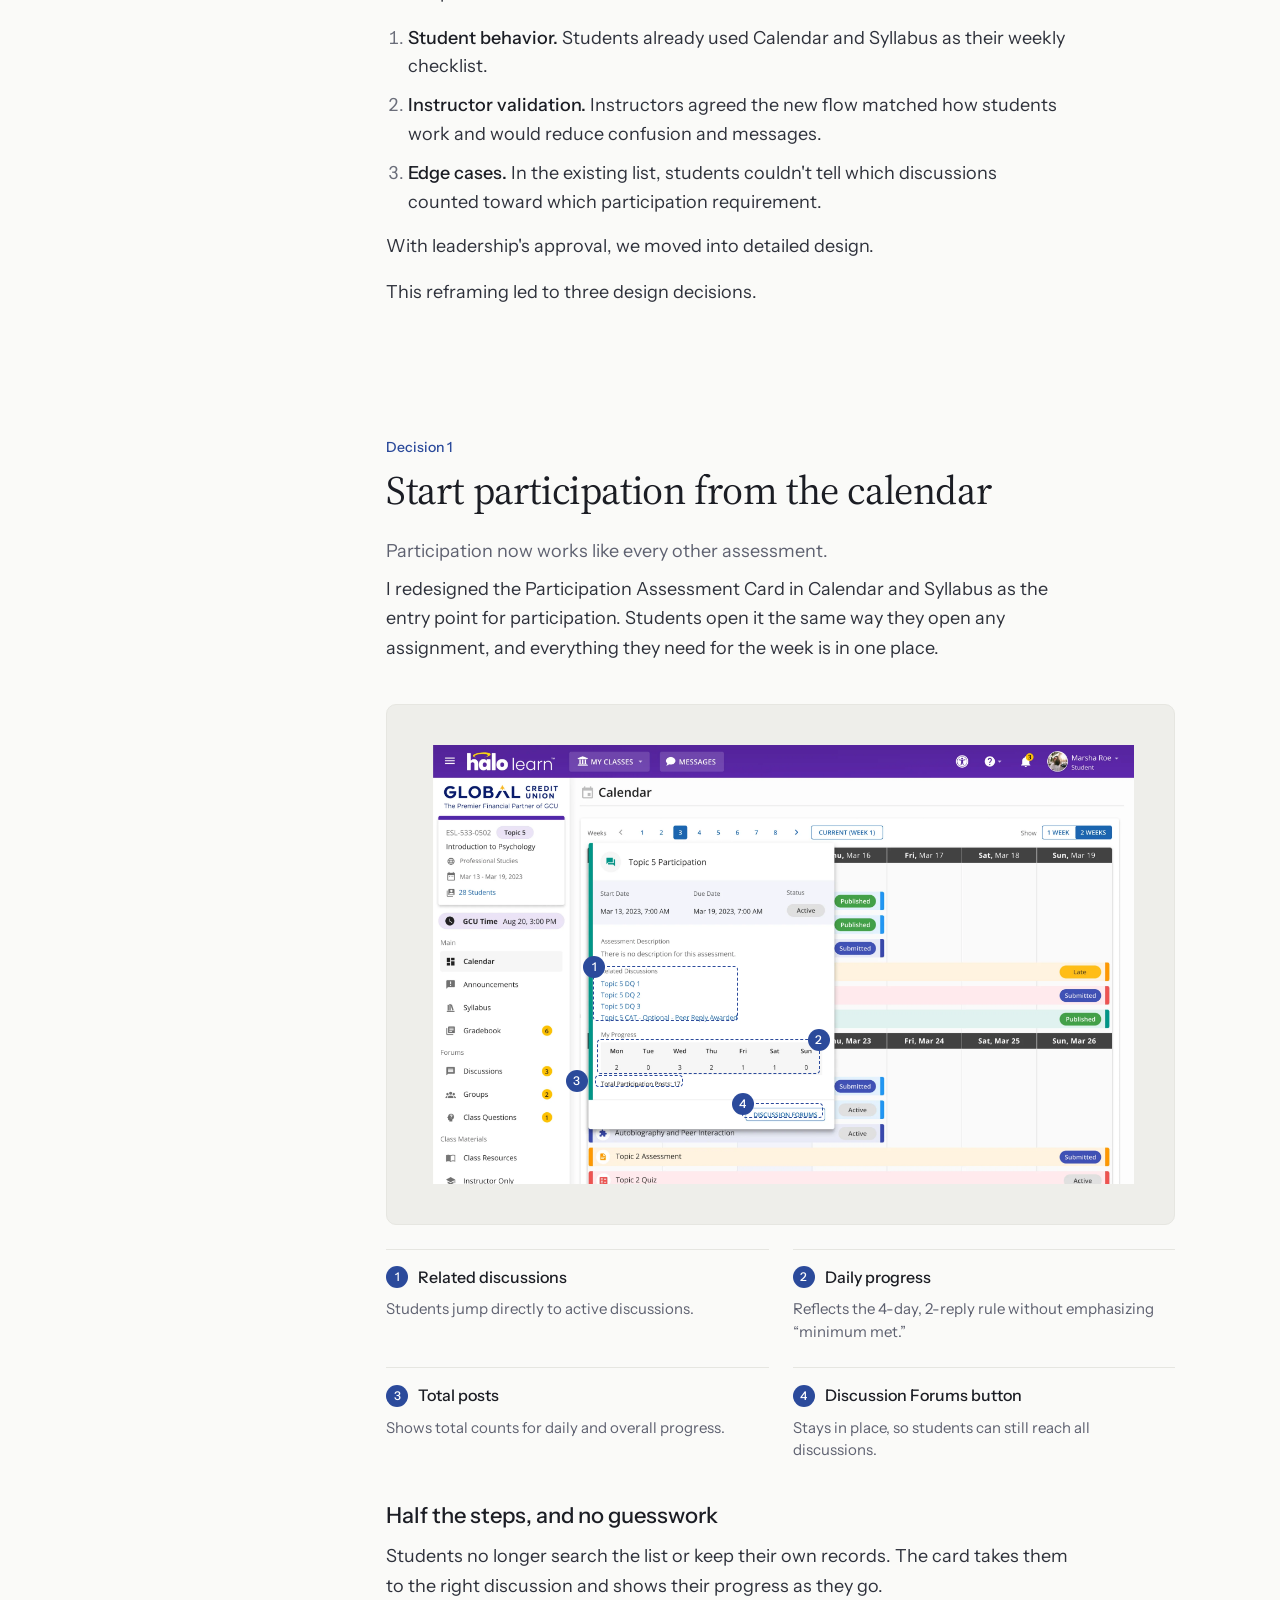
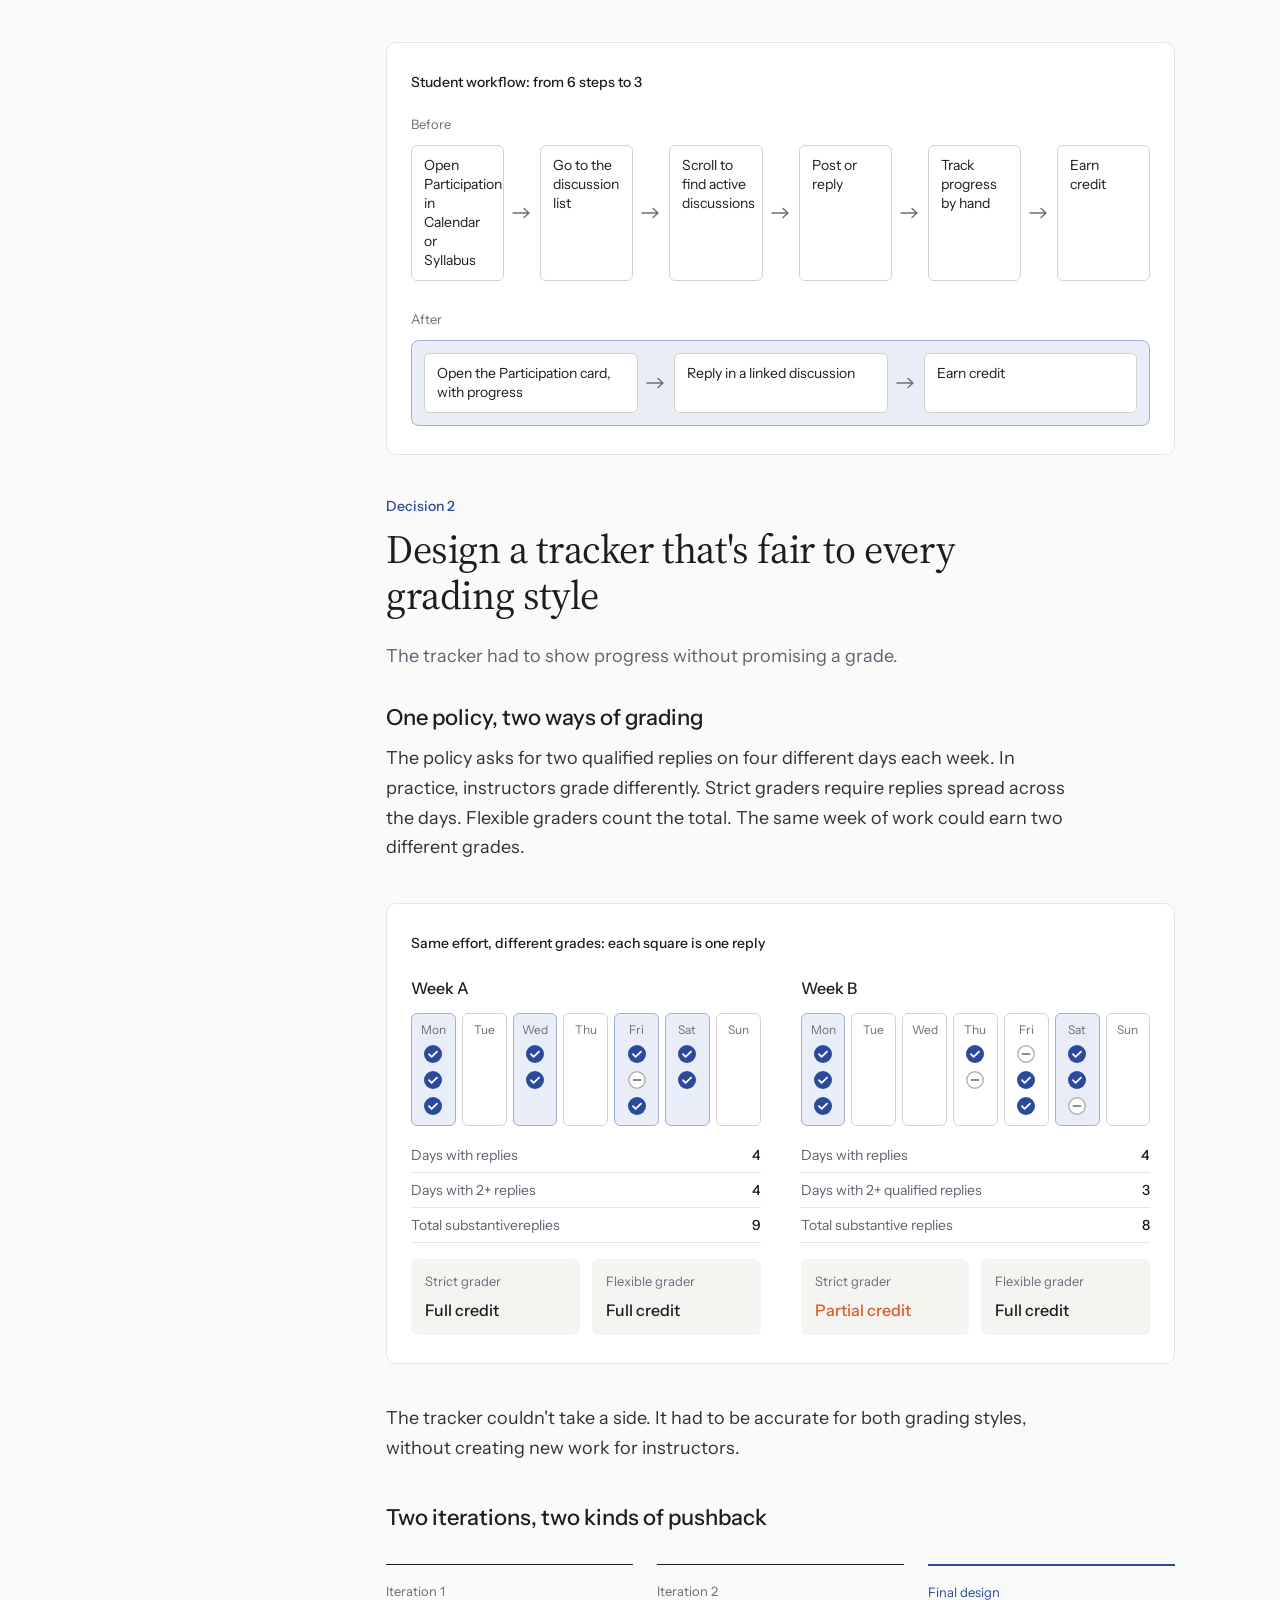
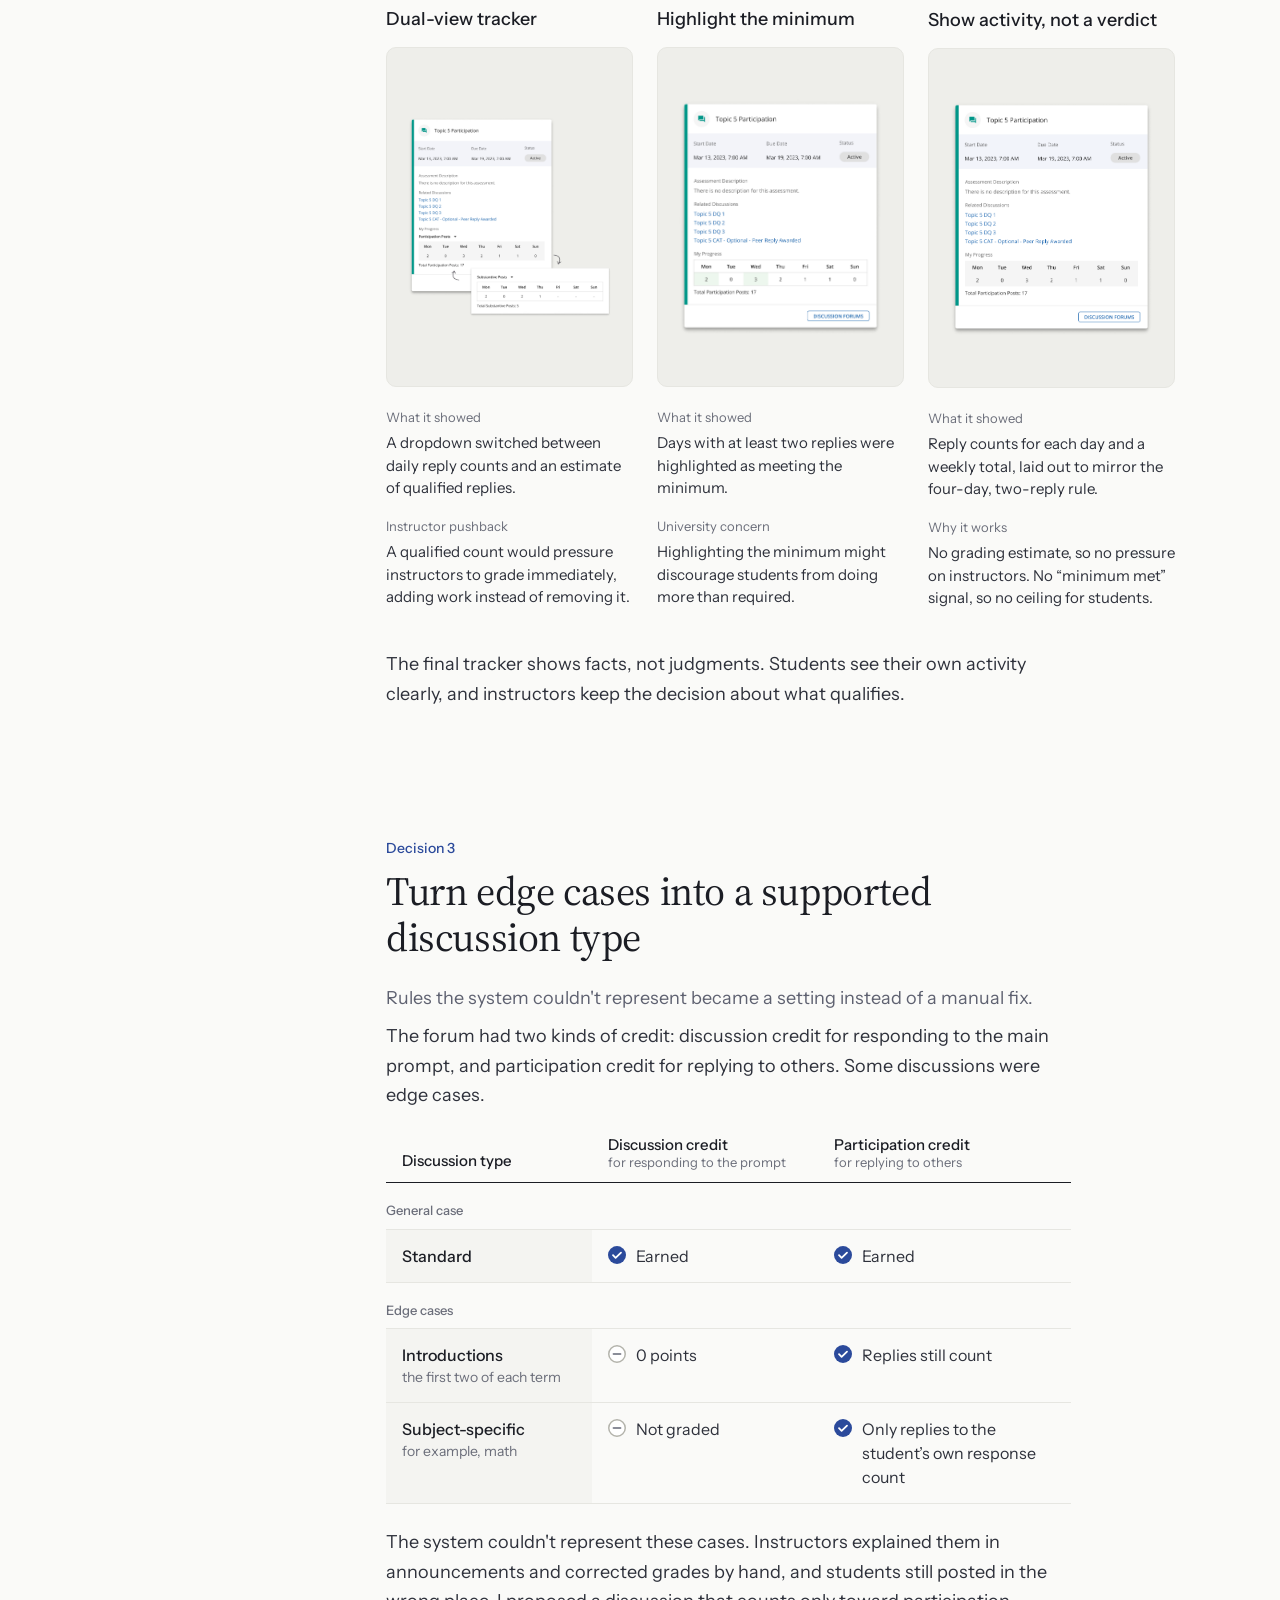
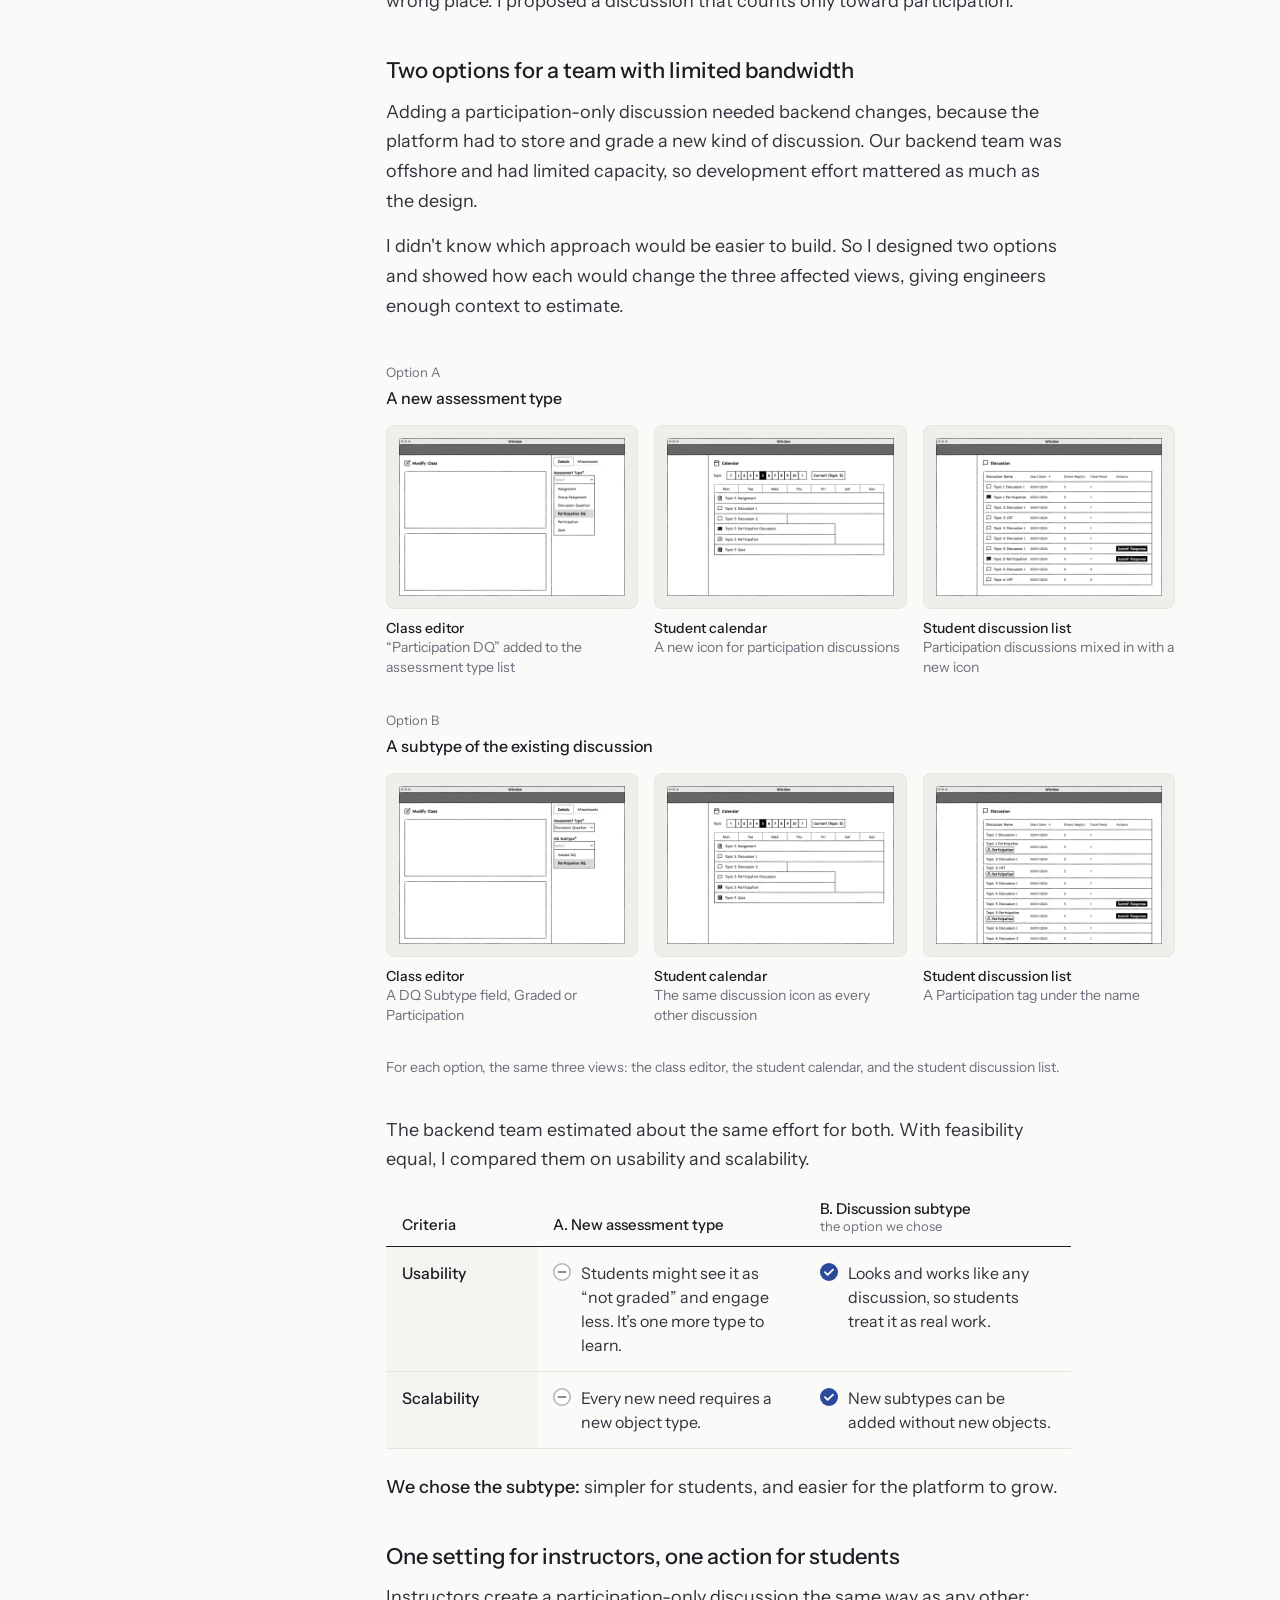
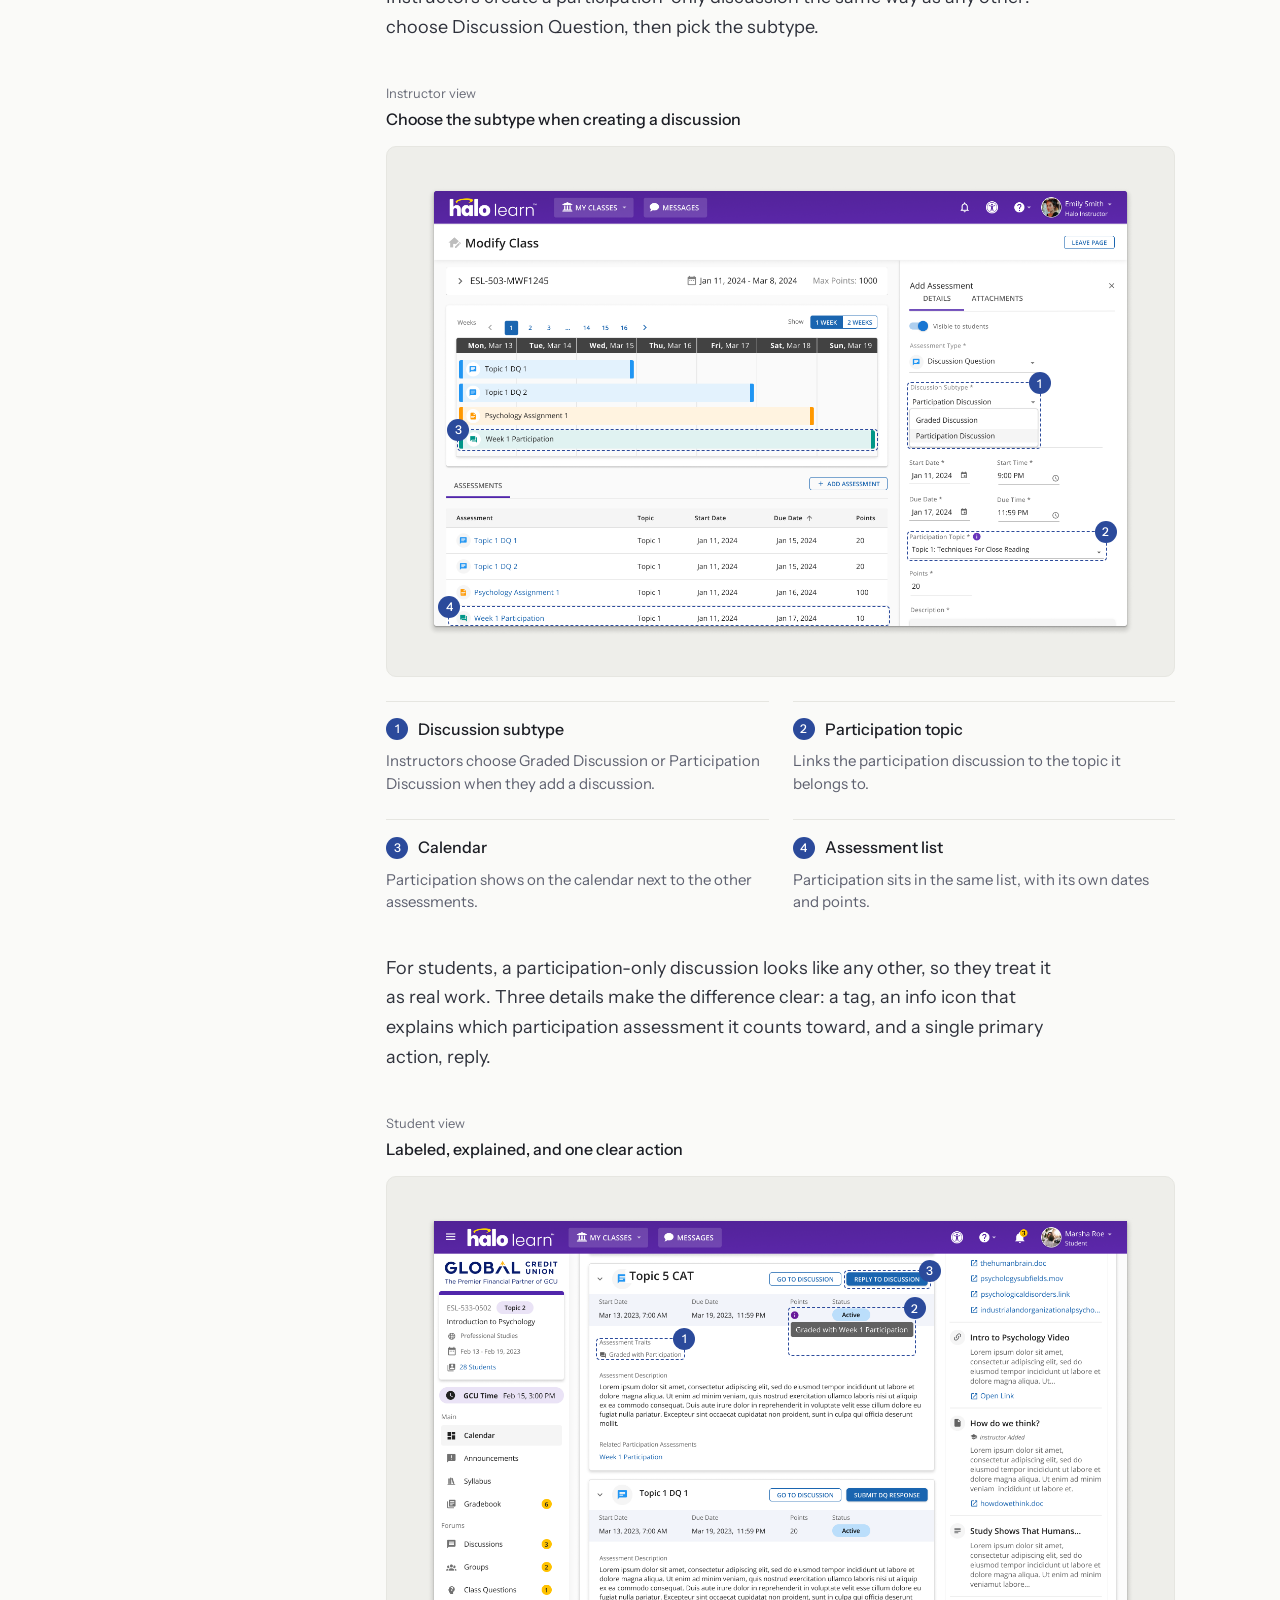
<file: gcu.html>
<!doctype html>
<html lang="en">
<head>
<meta charset="utf-8">
<meta name="viewport" content="width=device-width, initial-scale=1">
<title>Redesigning participation for clarity and fairness · Irene Kuo</title>
<meta name="description" content="Transforming the participation experience with clearer navigation, real-time progress tracking, and fairer grading for students and instructors.">
<meta property="og:title" content="Redesigning participation for clarity and fairness · Irene Kuo">
<meta property="og:description" content="Transforming the participation experience with clearer navigation, real-time progress tracking, and fairer grading for students and instructors.">
<link rel="preconnect" href="https://fonts.googleapis.com"><link rel="preconnect" href="https://fonts.gstatic.com" crossorigin><link rel="stylesheet" href="https://fonts.googleapis.com/css2?family=Source+Serif+4:ital,opsz,wght@0,8..60,400;0,8..60,500;1,8..60,400&amp;family=Instrument+Sans:wght@400;500&amp;display=swap">
<style>

body{margin:0;background:#FAFAF8;font-family:"Instrument Sans",system-ui,sans-serif;color:#1B1D24;-webkit-font-smoothing:antialiased}
a{color:#2B4A9B}a:hover{color:#213A7D}
.p1 p{margin:0 0 16px;font-size:18px;line-height:1.65;color:#2E313B}
.p1 h2{margin:0 0 24px;font-family:"Source Serif 4",Georgia,serif;font-weight:400;font-size:40px;line-height:1.15;letter-spacing:-0.01em;color:#1B1D24}
.p1 h3{margin:40px 0 12px;font-weight:500;font-size:22px;line-height:1.3;color:#1B1D24}
.p1 ul,.p1 ol{margin:0 0 16px;padding-left:22px}
.p1 li{margin:0 0 10px;font-size:18px;line-height:1.6;color:#2E313B}
.p1 li::marker{color:#6B6E7A}
.p1 strong{font-weight:500;color:#1B1D24}
.p1 .lede{font-style:normal;font-size:18px;color:#5E6170;margin-bottom:8px}
.p1 .img{margin:0;border-radius:10px;background:#EEEEEA;border:1px solid #E6E6E1;display:flex;align-items:center;justify-content:center;padding:32px;box-sizing:border-box;text-align:center;font-size:14px;line-height:1.5;color:#6B6E7A}
.p1 .sec{padding-top:112px}
.p1 .mark{background-image:linear-gradient(#FAD9C8,#FAD9C8);background-repeat:no-repeat;background-position:0 86%;background-size:100% 20%;-webkit-box-decoration-break:clone;box-decoration-break:clone}
.p1 table{width:100%;border-collapse:collapse;margin:8px 0 16px}
.p1 th{text-align:left;font-size:13px;font-weight:500;color:#6B6E7A;padding:0 16px 12px 0;border-bottom:1px solid #1B1D24}
.p1 td{vertical-align:top;font-size:16px;line-height:1.5;color:#2E313B;padding:14px 16px 14px 0;border-bottom:1px solid #E6E6E1}
.p1 .num{font-family:"Source Serif 4",Georgia,serif;font-size:48px;line-height:1;color:#E0592A}
.p1 .numlabel{margin:10px 0 0;font-size:15px;line-height:1.45;color:#5E6170}


body{margin:0;background:#FAFAF8;font-family:"Instrument Sans",system-ui,sans-serif;color:#1B1D24;-webkit-font-smoothing:antialiased}
a{color:#2B4A9B}a:hover{color:#213A7D}
.p2 p{margin:0 0 16px;font-size:18px;line-height:1.65;color:#2E313B}
.p2 h2{margin:0 0 24px;font-family:"Source Serif 4",Georgia,serif;font-weight:400;font-size:40px;line-height:1.15;letter-spacing:-0.01em;color:#1B1D24}
.p2 h3{margin:40px 0 12px;font-weight:500;font-size:22px;line-height:1.3;color:#1B1D24}
.p2 ul,.p2 ol{margin:0 0 16px;padding-left:22px}
.p2 li{margin:0 0 10px;font-size:18px;line-height:1.6;color:#2E313B}
.p2 li::marker{color:#6B6E7A}
.p2 strong{font-weight:500;color:#1B1D24}
.p2 .lede{font-style:normal;font-size:18px;color:#5E6170;margin-bottom:8px}
.p2 .img{margin:0;border-radius:10px;background:#EEEEEA;border:1px solid #E6E6E1;display:flex;align-items:center;justify-content:center;padding:32px;box-sizing:border-box;text-align:center;font-size:14px;line-height:1.5;color:#6B6E7A}
.p2 .sec{padding-top:112px}
.p2 .mark{background-image:linear-gradient(#FAD9C8,#FAD9C8);background-repeat:no-repeat;background-position:0 86%;background-size:100% 20%;-webkit-box-decoration-break:clone;box-decoration-break:clone}
.p2 table{width:100%;border-collapse:collapse;margin:8px 0 16px}
.p2 th{text-align:left;font-size:13px;font-weight:500;color:#6B6E7A;padding:0 16px 12px 0;border-bottom:1px solid #1B1D24}
.p2 td{vertical-align:top;font-size:16px;line-height:1.5;color:#2E313B;padding:14px 16px 14px 0;border-bottom:1px solid #E6E6E1}
.p2 .num{font-family:"Source Serif 4",Georgia,serif;font-size:48px;line-height:1;color:#E0592A}
.p2 .numlabel{margin:10px 0 0;font-size:15px;line-height:1.45;color:#5E6170}


body{margin:0;background:#FAFAF8;font-family:"Instrument Sans",system-ui,sans-serif;color:#1B1D24;-webkit-font-smoothing:antialiased}
a{color:#2B4A9B}a:hover{color:#213A7D}
.p3 p{margin:0 0 16px;font-size:18px;line-height:1.65;color:#2E313B}
.p3 h2{margin:0 0 24px;font-family:"Source Serif 4",Georgia,serif;font-weight:400;font-size:40px;line-height:1.15;letter-spacing:-0.01em;color:#1B1D24}
.p3 h3{margin:40px 0 12px;font-weight:500;font-size:22px;line-height:1.3;color:#1B1D24}
.p3 ul,.p3 ol{margin:0 0 16px;padding-left:22px}
.p3 li{margin:0 0 10px;font-size:18px;line-height:1.6;color:#2E313B}
.p3 li::marker{color:#6B6E7A}
.p3 strong{font-weight:500;color:#1B1D24}
.p3 .lede{font-style:normal;font-size:18px;color:#5E6170;margin-bottom:8px}
.p3 .img{margin:0;border-radius:10px;background:#EEEEEA;border:1px solid #E6E6E1;display:flex;align-items:center;justify-content:center;padding:32px;box-sizing:border-box;text-align:center;font-size:14px;line-height:1.5;color:#6B6E7A}
.p3 .sec{padding-top:112px}
.p3 .mark{background-image:linear-gradient(#FAD9C8,#FAD9C8);background-repeat:no-repeat;background-position:0 86%;background-size:100% 20%;-webkit-box-decoration-break:clone;box-decoration-break:clone}
.p3 table{width:100%;border-collapse:collapse;margin:8px 0 16px}
.p3 th{text-align:left;font-size:13px;font-weight:500;color:#6B6E7A;padding:0 16px 12px 0;border-bottom:1px solid #1B1D24}
.p3 td{vertical-align:top;font-size:16px;line-height:1.5;color:#2E313B;padding:14px 16px 14px 0;border-bottom:1px solid #E6E6E1}
.p3 .num{font-family:"Source Serif 4",Georgia,serif;font-size:48px;line-height:1;color:#E0592A}
.p3 .numlabel{margin:10px 0 0;font-size:15px;line-height:1.45;color:#5E6170}
.cta{transition:background-color .15s ease,color .15s ease}.cta svg{transition:transform .15s ease}.next:hover .cta{background-color:#E8EDF8;color:#213A7D;border-color:#213A7D}.next:hover .cta svg{transform:translateX(3px)}

</style>
<link rel="stylesheet" href="site.css">
</head>
<body class="case">

<div class="cs p1" style="width: 100%; max-width: 1440px; margin-inline: auto; box-sizing: border-box;  background: #FAFAF8; font-family: 'Instrument Sans', system-ui, sans-serif; color: #1B1D24">

<header style="padding-inline: 120px">
<nav aria-label="Main" style="display: flex; justify-content: space-between; align-items: center; height: 88px; border-bottom: 1px solid #E6E6E1">
<a href="index.html" style="font-family: 'Source Serif 4', Georgia, serif; font-size: 20px; color: #1B1D24; text-decoration: none">Irene Kuo</a>
<div style="display: flex; gap: 24px; font-size: 15px">
<a href="index.html#work" aria-current="page" style="color: #1B1D24; text-decoration: none; padding: 12px 0 2px; border-bottom: 1.5px solid #2B4A9B">Work</a>
<a href="index.html#about" style="color: #5E6170; text-decoration: none; padding: 12px 0 2px">About</a>
<a href="resume.pdf" target="_blank" rel="noopener" style="color: #5E6170; text-decoration: none; padding: 12px 0 2px">Resume</a>
</div>
</nav>
</header>

<main style="padding-inline: 120px">

<section aria-labelledby="cs-title" style="padding-top: 80px; display: grid; grid-template-columns: repeat(12, minmax(0, 1fr)); column-gap: 24px; align-items: center">
<div style="grid-column: 1 / span 5; display: flex; flex-direction: column">
<div style="display: flex; flex-wrap: wrap; gap: 8px"><span style="font-size: 13px; font-weight: 500; color: #213A7D; background: #E8EDF8; padding: 4px 12px; border-radius: 6px">Higher education</span><span style="font-size: 13px; font-weight: 500; color: #213A7D; background: #E8EDF8; padding: 4px 12px; border-radius: 6px">Learning platform</span><span style="font-size: 13px; font-weight: 500; color: #213A7D; background: #E8EDF8; padding: 4px 12px; border-radius: 6px">Students and instructors</span></div>
<h1 id="cs-title" style="margin: 24px 0 0; font-family: 'Source Serif 4', Georgia, serif; font-weight: 400; font-size: 56px; line-height: 1.08; letter-spacing: -0.02em">Redesigning participation for clarity and fairness</h1>
<p style="margin: 28px 0 0; font-size: 19px; line-height: 1.55; color: #2E313B">Transforming the participation experience with clearer navigation, real-time progress tracking, and fairer grading for students and instructors.</p>
</div>
<div style="grid-column: 6 / span 7; box-sizing: border-box; border-radius: 10px; padding: 32px"><img src="assets/1add5ff12fa7e41501b056201fcc1464.png" alt="Final design: the Topic 5 Participation card open in the student calendar, showing related discussions and daily reply counts, beside the instructor's Edit Assessment panel with the Participation Discussion subtype" style="display: block; width: 100%; height: auto"></div>

<dl style="grid-column: 1 / span 12; margin: 72px 0 0; padding-top: 16px; border-top: 1px solid #1B1D24; display: grid; grid-template-columns: repeat(4, minmax(0, 1fr)); column-gap: 24px">
<div><dt style="font-size: 13px; color: #6B6E7A">Role</dt><dd style="margin: 6px 0 0; font-size: 16px; line-height: 1.5">UX designer</dd></div><div><dt style="font-size: 13px; color: #6B6E7A">Team</dt><dd style="margin: 6px 0 0; font-size: 16px; line-height: 1.5">Product owner, frontend and QA team, offshore backend team</dd></div><div><dt style="font-size: 13px; color: #6B6E7A">Timeline</dt><dd style="margin: 6px 0 0; font-size: 16px; line-height: 1.5">6 months</dd></div><div><dt style="font-size: 13px; color: #6B6E7A">Users</dt><dd style="margin: 6px 0 0; font-size: 16px; line-height: 1.5">Online students and instructors</dd></div>
</dl>

<div style="grid-column: 1 / span 12; margin-top: 56px; display: grid; grid-template-columns: repeat(3, minmax(0, 1fr)); column-gap: 24px">
<div style=""><p style="margin: 0; font-family: 'Source Serif 4', Georgia, serif; font-size: 48px; line-height: 1; color: #E0592A">12%</p><p class="numlabel">more qualified replies per student each week</p></div><div style=""><p style="margin: 0; font-family: 'Source Serif 4', Georgia, serif; font-size: 48px; line-height: 1; color: #E0592A">19%</p><p class="numlabel">faster participation grading for instructors</p></div><div style=""><p style="margin: 0; font-family: 'Source Serif 4', Georgia, serif; font-size: 48px; line-height: 1; color: #E0592A">97%</p><p class="numlabel">fewer repost requests for misplaced replies</p></div>
</div>
</section>
<div style="margin-top: 16px; display: grid; grid-template-columns: repeat(12, minmax(0, 1fr)); column-gap: 24px">
<nav class="toc" aria-label="On this page" style="grid-column: 1 / span 3; padding-top: 112px; align-self: start; display: flex; flex-direction: column; font-size: 15px">
<a href="#overview" aria-current="true" style="color: #1B1D24; text-decoration: none; padding: 6px 0 6px 14px; border-left: 2px solid #2B4A9B">Overview</a>
<a href="#challenge" style="color: #5E6170; text-decoration: none; padding: 6px 0 6px 14px; border-left: 2px solid #E6E6E1">The challenge</a>
<a href="#research" style="color: #5E6170; text-decoration: none; padding: 6px 0 6px 14px; border-left: 2px solid #E6E6E1">What research revealed</a>
<a href="#first" style="color: #5E6170; text-decoration: none; padding: 6px 0 6px 14px; border-left: 2px solid #E6E6E1">First attempt</a>
<a href="#turning" style="color: #5E6170; text-decoration: none; padding: 6px 0 6px 14px; border-left: 2px solid #E6E6E1">The turning point</a>
<a href="#d1" style="color: #5E6170; text-decoration: none; padding: 6px 0 6px 14px; border-left: 2px solid #E6E6E1">Participation in the calendar</a>
<a href="#d2" style="color: #5E6170; text-decoration: none; padding: 6px 0 6px 14px; border-left: 2px solid #E6E6E1">A tracker for every grader</a>
<a href="#d3" style="color: #5E6170; text-decoration: none; padding: 6px 0 6px 14px; border-left: 2px solid #E6E6E1">Participation-only discussions</a>
<a href="#impact" style="color: #5E6170; text-decoration: none; padding: 6px 0 6px 14px; border-left: 2px solid #E6E6E1">Impact</a>
<a href="#reflection" style="color: #5E6170; text-decoration: none; padding: 6px 0 6px 14px; border-left: 2px solid #E6E6E1">Reflection</a>
</nav>
<article style="grid-column: 4 / span 8">

<section id="overview" class="sec">
<h2>Overview</h2>
<p>At Grand Canyon University, participation is 10% of an online student's grade, earned only by replying in course discussions. Students couldn't see whether their replies counted, and instructors spent hours correcting posts made in the wrong place.</p>
<p>I was asked to redesign the discussion list. After the first concepts fell short, I moved participation into the calendar students already used as their weekly checklist, and gave instructors a simpler way to set up and grade it.</p>
</section>

<section id="challenge" class="sec">
<h2>The challenge</h2>
<p><strong>Participation was worth 10% of the grade, but students couldn't see how they were doing.</strong></p>
<p>85% of GCU students study online. For them, discussion replies are the only way to earn participation credit, and the main way to connect with classmates and instructors.</p>
<div style="margin: 8px 0 40px; display: grid; grid-template-columns: repeat(3, minmax(0, 1fr)); column-gap: 24px">
<div style="border-top: 1px solid #1B1D24; padding-top: 16px"><p style="margin: 0; font-family: 'Source Serif 4', Georgia, serif; font-size: 48px; line-height: 1; color: #1B1D24">10%</p><p class="numlabel">of a student's overall grade</p></div><div style="border-top: 1px solid #1B1D24; padding-top: 16px"><p style="margin: 0; font-family: 'Source Serif 4', Georgia, serif; font-size: 48px; line-height: 1; color: #1B1D24">85%</p><p class="numlabel">of GCU students learn online</p></div><div style="border-top: 1px solid #1B1D24; padding-top: 16px"><p style="margin: 0; font-family: 'Source Serif 4', Georgia, serif; font-size: 48px; line-height: 1; color: #1B1D24">4 days</p><p class="numlabel">a week, with at least two qualified replies each day</p></div>
</div>
<p>The university's policy is specific: to earn full credit, students post at least two qualified replies on four different days each week. Only replies to classmates count. Responding to the main prompt earns separate discussion credit.</p>
<figure style="margin: 40px -104px 40px 0; background: #FFFFFF; border: 1px solid #E6E6E1; border-radius: 10px; padding: 28px 24px"><p style="margin: 0 0 20px; font-size: 14px; font-weight: 500; color: #1B1D24">Before the redesign: how participation credit was earned</p><svg viewBox="0 0 848 330" width="100%" role="img" aria-label="Participation journey before the redesign: the university and instructors create discussions; students reply to others’ posts; the instructor validates whether replies are qualified and meet policy; participation credit appears only when grades are published. Posting a response to the prompt earns discussion credit instead." style="display: block"><defs><marker id="ahj" viewBox="0 0 10 10" refX="9" refY="5" markerWidth="7" markerHeight="7" orient="auto-start-reverse"><path d="M1 1L9 5L1 9" fill="none" stroke="#2B4A9B" stroke-width="1.6" stroke-linecap="round" stroke-linejoin="round"></path></marker><marker id="ahl" viewBox="0 0 10 10" refX="9" refY="5" markerWidth="7" markerHeight="7" orient="auto-start-reverse"><path d="M1 1L9 5L1 9" fill="none" stroke="#B4B4AC" stroke-width="1.6" stroke-linecap="round" stroke-linejoin="round"></path></marker></defs><text x="220" y="18" font-family="Instrument Sans, system-ui, sans-serif" font-size="12" font-weight="500" fill="#6B6E7A" text-anchor="middle">Creation</text><path d="M140 28H300" stroke="#B4B4AC" stroke-width="1"></path><text x="420" y="18" font-family="Instrument Sans, system-ui, sans-serif" font-size="12" font-weight="500" fill="#6B6E7A" text-anchor="middle">Access and reply</text><path d="M340 28H500" stroke="#B4B4AC" stroke-width="1"></path><text x="625" y="18" font-family="Instrument Sans, system-ui, sans-serif" font-size="12" font-weight="500" fill="#6B6E7A" text-anchor="middle">Grading</text><path d="M540 28H710" stroke="#B4B4AC" stroke-width="1"></path><text x="790" y="18" font-family="Instrument Sans, system-ui, sans-serif" font-size="12" font-weight="500" fill="#6B6E7A" text-anchor="middle">Grade published</text><path d="M740 28H840" stroke="#B4B4AC" stroke-width="1"></path><path d="M0 40H848" stroke="#E6E6E1" stroke-width="1"></path><path d="M0 124H848" stroke="#E6E6E1" stroke-width="1"></path><path d="M0 208H848" stroke="#E6E6E1" stroke-width="1"></path><path d="M0 326H848" stroke="#E6E6E1" stroke-width="1"></path><text x="0" y="86" font-family="Instrument Sans, system-ui, sans-serif" font-size="13" font-weight="500" fill="#1B1D24" text-anchor="start">University</text><text x="0" y="170" font-family="Instrument Sans, system-ui, sans-serif" font-size="13" font-weight="500" fill="#1B1D24" text-anchor="start">Instructor</text><text x="0" y="271" font-family="Instrument Sans, system-ui, sans-serif" font-size="13" font-weight="500" fill="#1B1D24" text-anchor="start">Student</text><rect x="140" y="62" width="160" height="40" rx="5" fill="#FFF" stroke="#D4D4CD"></rect><text x="220" y="79" font-family="Instrument Sans, system-ui, sans-serif" font-size="12" font-weight="400" fill="#1B1D24" text-anchor="middle">University-created</text><text x="220" y="94" font-family="Instrument Sans, system-ui, sans-serif" font-size="12" font-weight="400" fill="#1B1D24" text-anchor="middle">discussions</text><rect x="140" y="146" width="160" height="40" rx="5" fill="#FFF" stroke="#D4D4CD"></rect><text x="220" y="163" font-family="Instrument Sans, system-ui, sans-serif" font-size="12" font-weight="400" fill="#1B1D24" text-anchor="middle">Instructor-added</text><text x="220" y="178" font-family="Instrument Sans, system-ui, sans-serif" font-size="12" font-weight="400" fill="#1B1D24" text-anchor="middle">discussions</text><rect x="340" y="224" width="160" height="36" rx="5" fill="#FAFAF8" stroke="#E6E6E1"></rect><text x="420" y="246" font-family="Instrument Sans, system-ui, sans-serif" font-size="11.5" font-weight="400" fill="#6B6E7A" text-anchor="middle">Post a response to the prompt</text><rect x="340" y="272" width="160" height="36" rx="5" fill="#E8EDF8" stroke="#9FB0DA"></rect><text x="420" y="294" font-family="Instrument Sans, system-ui, sans-serif" font-size="12" font-weight="500" fill="#1B1D24" text-anchor="middle">Reply to others’ posts</text><rect x="540" y="134" width="170" height="64" rx="5" fill="#E8EDF8" stroke="#9FB0DA"></rect><text x="625" y="153" font-family="Instrument Sans, system-ui, sans-serif" font-size="12" font-weight="500" fill="#1B1D24" text-anchor="middle">Instructor validates</text><text x="625" y="170" font-family="Instrument Sans, system-ui, sans-serif" font-size="11" font-weight="400" fill="#5E6170" text-anchor="middle">Is each reply qualified?</text><text x="625" y="185" font-family="Instrument Sans, system-ui, sans-serif" font-size="11" font-weight="400" fill="#5E6170" text-anchor="middle">Does the week meet policy?</text><rect x="740" y="224" width="100" height="36" rx="5" fill="#FAFAF8" stroke="#E6E6E1"></rect><text x="790" y="246" font-family="Instrument Sans, system-ui, sans-serif" font-size="11.5" font-weight="400" fill="#6B6E7A" text-anchor="middle">Discussion credit</text><rect x="740" y="272" width="100" height="36" rx="5" fill="#E8EDF8" stroke="#9FB0DA"></rect><text x="790" y="288" font-family="Instrument Sans, system-ui, sans-serif" font-size="12" font-weight="500" fill="#1B1D24" text-anchor="middle">Participation</text><text x="790" y="301" font-family="Instrument Sans, system-ui, sans-serif" font-size="12" font-weight="500" fill="#1B1D24" text-anchor="middle">credit</text><g fill="none" stroke="#B4B4AC" stroke-width="1.3" marker-end="url(#ahl)"><path d="M320 242H336"></path><path d="M500 242H736"></path></g><path d="M300 82H320V290M300 166H320" fill="none" stroke="#2B4A9B" stroke-width="1.3"></path><g fill="none" stroke="#2B4A9B" stroke-width="1.3" marker-end="url(#ahj)"><path d="M320 290H336"></path><path d="M500 290H520V166H536"></path><path d="M710 166H722V290H736"></path></g></svg><div style="display: flex; gap: 24px; margin-top: 20px; font-size: 13px; color: #6B6E7A"><span style="display: flex; gap: 8px; align-items: center"><span style="width: 16px; height: 12px; border-radius: 3px; background: #E8EDF8; border: 1px solid #9FB0DA"></span>How participation credit is earned</span><span style="display: flex; gap: 8px; align-items: center"><span style="width: 16px; height: 12px; border-radius: 3px; background: #FAFAF8; border: 1px solid #E6E6E1"></span>Discussion credit, shown for context</span></div><figcaption style="margin-top: 16px; font-size: 14px; line-height: 1.5; color: #6B6E7A">Credit depended on one action, replying to others, and students got no confirmation until grades were published.</figcaption></figure>
<p>But the platform gave no feedback until grades were published. Students tracked their replies by hand, often posted in the wrong place, and lost credit. Instructors then had to find those posts, message students, and fix grades manually.</p>
<p>The brief was to redesign the discussion list so students could find the right discussion and track their progress.</p>

<h3>Who I designed for</h3>
<div style="margin: 24px 0 0; display: grid; grid-template-columns: repeat(2, minmax(0, 1fr)); column-gap: 24px">
<div style="border-top: 1px solid #1B1D24; padding-top: 16px"><p style="margin: 0; font-size: 13px; color: #6B6E7A">Students</p><p style="margin: 6px 0 12px; font-family: 'Source Serif 4', Georgia, serif; font-size: 26px; line-height: 1.25; color: #1B1D24">Working adults, fully online</p><p style="margin: 0; font-size: 16px; line-height: 1.55">Most study part-time while working full-time and caring for family. They need to keep up with participation every week to protect their GPA.</p></div>
<div style="border-top: 1px solid #1B1D24; padding-top: 16px"><p style="margin: 0; font-size: 13px; color: #6B6E7A">Instructors</p><p style="margin: 6px 0 12px; font-family: 'Source Serif 4', Georgia, serif; font-size: 26px; line-height: 1.25; color: #1B1D24">250+ students at a time</p><p style="margin: 0; font-size: 16px; line-height: 1.55">A typical instructor teaches 4 online courses a term. They need to support students and grade efficiently across all of their classes.</p></div>
</div>
</section>

<section id="research" class="sec">
<h2>What research revealed</h2>
<p>I didn't have direct access to students, so I relied on satisfaction surveys, IT support tickets, instructor feedback, and student quotes shared by the university. Four pain points came up. Students faced a confusing workflow and unclear participation tracking. Instructors faced high monitoring overhead and manual grading workarounds.</p>
<figure style="margin: 56px -104px 40px 0; background: #FFFFFF; border: 1px solid #E6E6E1; border-radius: 10px; padding: 28px 24px"><p style="margin: 0; font-size: 13px; color: #6B6E7A">Student pain point: Confusing workflow</p><p style="margin: 2px 0 24px; font-size: 18px; font-weight: 500; color: #1B1D24">Three steps to reach the right discussion, then two similar buttons</p><div style="display: grid; grid-template-columns: repeat(3, minmax(0, 1fr)); gap: 24px; align-items: start"><div style="display: flex; flex-direction: column"><p style="margin: 0; display: flex; gap: 10px; align-items: center; font-size: 16px; font-weight: 500; color: #1B1D24"><span style="flex: none; width: 22px; height: 22px; border-radius: 50%; background: #2B4A9B; color: #FFFFFF; font-size: 12px; font-weight: 500; display: flex; align-items: center; justify-content: center">1</span>Open the Participation card</p><p style="margin: 6px 0 0 32px; font-size: 15px; line-height: 1.5; color: #5E6170">The card had no links to the discussions that counted, only a Discussion Forums button.</p><div style="margin-top: 14px; background: #EEEEEA; border: 1px solid #E6E6E1; border-radius: 8px; padding: 16px"><img src="assets/4fd94a1abbb2864cf27fa241ab800a1f.png" alt="The Topic 5 Participation card in the calendar, with dates, status, an empty description, and a Discussion Forums button" style="display: block; width: 100%; height: auto"></div></div><div style="display: flex; flex-direction: column"><p style="margin: 0; display: flex; gap: 10px; align-items: center; font-size: 16px; font-weight: 500; color: #1B1D24"><span style="flex: none; width: 22px; height: 22px; border-radius: 50%; background: #2B4A9B; color: #FFFFFF; font-size: 12px; font-weight: 500; display: flex; align-items: center; justify-content: center">2</span>Find this week’s discussions</p><p style="margin: 6px 0 0 32px; font-size: 15px; line-height: 1.5; color: #5E6170">Students scrolled a list of every discussion in the course to find the current topic.</p><div style="margin-top: 14px; background: #EEEEEA; border: 1px solid #E6E6E1; border-radius: 8px; padding: 16px"><img src="assets/64adcaa81b539cc62e00c740e0f939ab.png" alt="The course discussion list with dozens of discussions; the four Topic 10 discussions near the bottom are highlighted, each with a Submit DQ Response button" style="display: block; width: 100%; height: auto"></div></div><div style="display: flex; flex-direction: column"><p style="margin: 0; display: flex; gap: 10px; align-items: center; font-size: 16px; font-weight: 500; color: #1B1D24"><span style="flex: none; width: 22px; height: 22px; border-radius: 50%; background: #2B4A9B; color: #FFFFFF; font-size: 12px; font-weight: 500; display: flex; align-items: center; justify-content: center">3</span>Choose the right action</p><p style="margin: 6px 0 0 32px; font-size: 15px; line-height: 1.5; color: #5E6170">Submit DQ Response earns discussion credit. Only Reply earns participation credit.</p><div style="margin-top: 14px; background: #EEEEEA; border: 1px solid #E6E6E1; border-radius: 8px; padding: 16px"><img src="assets/ceac3d0cf53dcc1c06ad9ef36f7d042c.png" alt="A discussion thread where both the Submit DQ Response button and a Reply button are highlighted" style="display: block; width: 100%; height: auto"></div></div></div></figure>
<figure style="margin: 40px -104px 40px 0; background: #FFFFFF; border: 1px solid #E6E6E1; border-radius: 10px; padding: 28px 24px"><p style="margin: 0; font-size: 13px; color: #6B6E7A">Student pain point: Unclear participation tracking</p><p style="margin: 2px 0 24px; font-size: 18px; font-weight: 500; color: #1B1D24">No personal progress anywhere, so students tracked it themselves</p><div style="display: grid; grid-template-columns: repeat(3, minmax(0, 1fr)); gap: 24px; align-items: start"><div style="display: flex; flex-direction: column"><p style="margin: 0; display: flex; gap: 10px; align-items: center; font-size: 16px; font-weight: 500; color: #1B1D24"><span style="flex: none; width: 22px; height: 22px; border-radius: 50%; background: #2B4A9B; color: #FFFFFF; font-size: 12px; font-weight: 500; display: flex; align-items: center; justify-content: center">1</span>Check the discussion list</p><p style="margin: 6px 0 0 32px; font-size: 15px; line-height: 1.5; color: #5E6170">It showed unread and total posts for the whole class, not the student’s own replies.</p><div style="margin-top: 14px; background: #EEEEEA; border: 1px solid #E6E6E1; border-radius: 8px; padding: 16px"><img src="assets/a02490cc5e9dc994285534aa52756d31.png" alt="The course discussion list with the Topic 10 discussions highlighted, showing unread and total post counts" style="display: block; width: 100%; height: auto"></div></div><div style="display: flex; flex-direction: column"><p style="margin: 0; display: flex; gap: 10px; align-items: center; font-size: 16px; font-weight: 500; color: #1B1D24"><span style="flex: none; width: 22px; height: 22px; border-radius: 50%; background: #2B4A9B; color: #FFFFFF; font-size: 12px; font-weight: 500; display: flex; align-items: center; justify-content: center">2</span>Find their own replies</p><p style="margin: 6px 0 0 32px; font-size: 15px; line-height: 1.5; color: #5E6170">Students scanned nested threads for their name, one discussion at a time.</p><div style="margin-top: 14px; background: #EEEEEA; border: 1px solid #E6E6E1; border-radius: 8px; padding: 16px"><img src="assets/d192bcd4965def912106d46170d1bb52.png" alt="A discussion thread with the student’s own post, marked with a star, enlarged in the posts navigation" style="display: block; width: 100%; height: auto"></div></div><div style="display: flex; flex-direction: column"><p style="margin: 0; display: flex; gap: 10px; align-items: center; font-size: 16px; font-weight: 500; color: #1B1D24"><span style="flex: none; width: 22px; height: 22px; border-radius: 50%; background: #2B4A9B; color: #FFFFFF; font-size: 12px; font-weight: 500; display: flex; align-items: center; justify-content: center">3</span>Keep count by hand</p><p style="margin: 6px 0 0 32px; font-size: 15px; line-height: 1.5; color: #5E6170">They tallied replies per day themselves, without knowing which would qualify.</p><div style="margin-top: 14px; background: #EEEEEA; border: 1px solid #E6E6E1; border-radius: 8px; padding: 16px"><img src="assets/eaa85911cf361c7b5243e333fd89c88d.png" alt="A hand-drawn week with reply counts: 2 on Tuesday and 4 on Wednesday, both checked, and 1 on Friday" style="display: block; width: 100%; height: auto"></div><figure style="margin: 14px 0 0; padding: 12px 14px; border-left: 2px solid #E0592A; background: #FDF4EF; border-radius: 0 6px 6px 0"><blockquote style="margin: 0; padding: 0; font-family: 'Source Serif 4', Georgia, serif; font-style: italic; font-weight: 400; font-size: 16px; line-height: 1.5; color: #2E313B">“I have to manually keep up with them. I only see how many Discussions and responses were completed once I get my grade.”</blockquote><figcaption style="margin-top: 8px; font-size: 13px; color: #6B6E7A">— Student, from feedback shared by the university</figcaption></figure></div></div></figure>
<figure style="margin: 40px -104px 40px 0; background: #FFFFFF; border: 1px solid #E6E6E1; border-radius: 10px; padding: 28px 24px"><p style="margin: 0; font-size: 13px; color: #6B6E7A">Instructor pain points: High monitoring overhead and manual grading workarounds</p><p style="margin: 2px 0 24px; font-size: 18px; font-weight: 500; color: #1B1D24">Four manual steps for each incorrect submission</p><div style="display: flex; gap: 8px; align-items: stretch"><div style="flex: 1 1 0; min-width: 0; display: flex; flex-direction: column"><p style="margin: 0 0 10px; font-size: 16px; font-weight: 500; color: #1B1D24">High monitoring overhead</p><div style="display: flex; gap: 8px; align-items: stretch; flex-grow: 1"><div style="flex: 1 1 0; min-width: 0; display: flex; gap: 10px; align-items: flex-start; padding: 14px; border-radius: 8px; background: #EEEEEA; border: 1px solid #E6E6E1"><span style="flex: none; width: 22px; height: 22px; border-radius: 50%; background: #2B4A9B; color: #FFFFFF; font-size: 12px; font-weight: 500; display: flex; align-items: center; justify-content: center">1</span><p style="margin: 0; font-size: 15px; line-height: 1.4; color: #1B1D24">Identify students who posted incorrectly</p></div><svg width="20" height="12" viewBox="0 0 20 12" aria-hidden="true" style="flex: none; align-self: center"><path d="M1 6H17M12 1.5L17 6l-5 4.5" fill="none" stroke="#6B6E7A" stroke-width="1.4" stroke-linecap="round" stroke-linejoin="round"></path></svg><div style="flex: 1 1 0; min-width: 0; display: flex; gap: 10px; align-items: flex-start; padding: 14px; border-radius: 8px; background: #EEEEEA; border: 1px solid #E6E6E1"><span style="flex: none; width: 22px; height: 22px; border-radius: 50%; background: #2B4A9B; color: #FFFFFF; font-size: 12px; font-weight: 500; display: flex; align-items: center; justify-content: center">2</span><p style="margin: 0; font-size: 15px; line-height: 1.4; color: #1B1D24">Message them to resubmit as replies</p></div></div></div><div style="display: flex; align-items: center; padding-top: 32px"><svg width="20" height="12" viewBox="0 0 20 12" aria-hidden="true" style="flex: none; align-self: center"><path d="M1 6H17M12 1.5L17 6l-5 4.5" fill="none" stroke="#6B6E7A" stroke-width="1.4" stroke-linecap="round" stroke-linejoin="round"></path></svg></div><div style="flex: 1 1 0; min-width: 0; display: flex; flex-direction: column"><p style="margin: 0 0 10px; font-size: 16px; font-weight: 500; color: #1B1D24">Manual grading workarounds</p><div style="display: flex; gap: 8px; align-items: stretch; flex-grow: 1"><div style="flex: 1 1 0; min-width: 0; display: flex; gap: 10px; align-items: flex-start; padding: 14px; border-radius: 8px; background: #EEEEEA; border: 1px solid #E6E6E1"><span style="flex: none; width: 22px; height: 22px; border-radius: 50%; background: #2B4A9B; color: #FFFFFF; font-size: 12px; font-weight: 500; display: flex; align-items: center; justify-content: center">3</span><p style="margin: 0; font-size: 15px; line-height: 1.4; color: #1B1D24">Mark the posts 0 in discussion grading</p></div><svg width="20" height="12" viewBox="0 0 20 12" aria-hidden="true" style="flex: none; align-self: center"><path d="M1 6H17M12 1.5L17 6l-5 4.5" fill="none" stroke="#6B6E7A" stroke-width="1.4" stroke-linecap="round" stroke-linejoin="round"></path></svg><div style="flex: 1 1 0; min-width: 0; display: flex; gap: 10px; align-items: flex-start; padding: 14px; border-radius: 8px; background: #EEEEEA; border: 1px solid #E6E6E1"><span style="flex: none; width: 22px; height: 22px; border-radius: 50%; background: #2B4A9B; color: #FFFFFF; font-size: 12px; font-weight: 500; display: flex; align-items: center; justify-content: center">4</span><p style="margin: 0; font-size: 15px; line-height: 1.4; color: #1B1D24">Grade the replies in participation grading</p></div></div></div></div><p style="margin: 20px 0 0; font-size: 15px; line-height: 1.5; color: #5E6170">An instructor teaching 4 online courses a term handles 250+ students at once.</p></figure>
</section>

<p>These four pain points shaped the question for the redesign.</p>
<figure style="margin: 36px 0; padding: 20px 24px; border-left: 2px solid #2B4A9B; background: #F1F4FB; border-radius: 0 8px 8px 0">
<blockquote style="margin: 0; padding: 0; font-family: 'Source Serif 4', Georgia, serif; font-style: italic; font-weight: 400; font-size: 21px; line-height: 1.55; color: #2E313B">“How might we create a participation experience that gives students transparency into their progress while reducing instructor workload?”</blockquote>

</figure><section id="first" class="sec">
<h2>First attempt: redesigning the discussion list</h2>
<p>I was assigned to redesign the discussion list, so that is where I started.</p>
<p>Based on early ideation sessions with instructors, we hypothesized that adding a progress tracker to the discussion list would solve the transparency issue. I designed two initial concepts.</p>
<figure style="margin: 40px -104px 40px 0"><div style="display: grid; grid-template-columns: repeat(2, minmax(0, 1fr)); gap: 24px; align-items: start"><div><p style="margin: 0; font-size: 13px; color: #6B6E7A">Concept 1</p><p style="margin: 2px 0 14px; font-size: 16px; font-weight: 500; color: #1B1D24">Time-based discussion organization</p><div style="border-radius: 10px; background: #EEEEEA; border: 1px solid #E6E6E1; padding: 16px"><div style="position: relative"><img src="assets/a6ba0698060b1766839e41ae15174afa.png" alt="Concept 1 wireframe: a discussion forum with Current, Upcoming, Inactive and All tabs, a Topic 5 overview of total posts and replies, and a list of only Topic 5 discussions" style="display: block; width: 100%; height: auto"><div style="position: absolute; left: 20.4%; top: 20.8%; width: 34.2%; height: 5.5%; border: 1.5px dashed #2B4A9B; border-radius: 4px; box-sizing: border-box"><span style="position: absolute; right: -11px; top: -11px; width: 22px; height: 22px; border-radius: 50%; background: #2B4A9B; color: #FFFFFF; font-size: 12px; font-weight: 500; display: flex; align-items: center; justify-content: center">1</span></div><div style="position: absolute; left: 20.0%; top: 35.3%; width: 75.6%; height: 10.5%; border: 1.5px dashed #2B4A9B; border-radius: 4px; box-sizing: border-box"><span style="position: absolute; left: -11px; top: -11px; width: 22px; height: 22px; border-radius: 50%; background: #2B4A9B; color: #FFFFFF; font-size: 12px; font-weight: 500; display: flex; align-items: center; justify-content: center">2</span></div><div style="position: absolute; left: 20.7%; top: 53.3%; width: 74.9%; height: 26.1%; border: 1.5px dashed #2B4A9B; border-radius: 4px; box-sizing: border-box"><span style="position: absolute; left: -11px; top: -11px; width: 22px; height: 22px; border-radius: 50%; background: #2B4A9B; color: #FFFFFF; font-size: 12px; font-weight: 500; display: flex; align-items: center; justify-content: center">3</span></div></div></div><div style="margin-top: 20px; display: grid; gap: 20px"><div style="border-top: 1px solid #E6E6E1; padding-top: 14px"><p style="margin: 0; display: flex; gap: 10px; align-items: center; font-size: 16px; font-weight: 500; color: #1B1D24"><span style="flex: none; width: 22px; height: 22px; border-radius: 50%; background: #2B4A9B; color: #FFFFFF; font-size: 12px; font-weight: 500; display: flex; align-items: center; justify-content: center">1</span>Time-based tabs</p><p style="margin: 8px 0 0; font-size: 15px; line-height: 1.5; color: #5E6170">Reduce scrolling and let students focus on current items.</p></div><div style="border-top: 1px solid #E6E6E1; padding-top: 14px"><p style="margin: 0; display: flex; gap: 10px; align-items: center; font-size: 16px; font-weight: 500; color: #1B1D24"><span style="flex: none; width: 22px; height: 22px; border-radius: 50%; background: #2B4A9B; color: #FFFFFF; font-size: 12px; font-weight: 500; display: flex; align-items: center; justify-content: center">2</span>Tracking posts and replies</p><p style="margin: 8px 0 0; font-size: 15px; line-height: 1.5; color: #5E6170">Counts posts for discussion, replies for participation within the current topic.</p></div><div style="border-top: 1px solid #E6E6E1; padding-top: 14px"><p style="margin: 0; display: flex; gap: 10px; align-items: center; font-size: 16px; font-weight: 500; color: #1B1D24"><span style="flex: none; width: 22px; height: 22px; border-radius: 50%; background: #2B4A9B; color: #FFFFFF; font-size: 12px; font-weight: 500; display: flex; align-items: center; justify-content: center">3</span>Matching tracker and discussion list</p><p style="margin: 8px 0 0; font-size: 15px; line-height: 1.5; color: #5E6170">Limits the discussion list to active items from the same topic.</p></div></div></div><div><p style="margin: 0; font-size: 13px; color: #6B6E7A">Concept 2</p><p style="margin: 2px 0 14px; font-size: 16px; font-weight: 500; color: #1B1D24">Separate discussion vs. participation</p><div style="border-radius: 10px; background: #EEEEEA; border: 1px solid #E6E6E1; padding: 16px"><div style="position: relative"><img src="assets/12961824d82fee4b275093917e190d32.png" alt="Concept 2 wireframe: a discussion forum with separate Discussion and Participation tabs, topic navigation from 1 to 10, a tracker of total and substantive posts, and related discussions with Reply in Forum buttons" style="display: block; width: 100%; height: auto; object-fit: cover; object-position: 50% 100%"><div style="position: absolute; left: 31.2%; top: 21.0%; width: 13.1%; height: 5.2%; border: 1.5px dashed #2B4A9B; border-radius: 4px; box-sizing: border-box"><span style="position: absolute; left: -11px; top: -11px; width: 22px; height: 22px; border-radius: 50%; background: #2B4A9B; color: #FFFFFF; font-size: 12px; font-weight: 500; display: flex; align-items: center; justify-content: center">1</span></div><div style="position: absolute; left: 26.2%; top: 29.4%; width: 52.3%; height: 5.4%; border: 1.5px dashed #2B4A9B; border-radius: 4px; box-sizing: border-box"><span style="position: absolute; left: -11px; top: -11px; width: 22px; height: 22px; border-radius: 50%; background: #2B4A9B; color: #FFFFFF; font-size: 12px; font-weight: 500; display: flex; align-items: center; justify-content: center">2</span></div><div style="position: absolute; left: 20.7%; top: 47.4%; width: 74.9%; height: 10.5%; border: 1.5px dashed #2B4A9B; border-radius: 4px; box-sizing: border-box"><span style="position: absolute; left: -11px; top: -11px; width: 22px; height: 22px; border-radius: 50%; background: #2B4A9B; color: #FFFFFF; font-size: 12px; font-weight: 500; display: flex; align-items: center; justify-content: center">3</span></div><div style="position: absolute; left: 70.6%; top: 67.0%; width: 25.0%; height: 26.1%; border: 1.5px dashed #2B4A9B; border-radius: 4px; box-sizing: border-box"><span style="position: absolute; left: -11px; top: -11px; width: 22px; height: 22px; border-radius: 50%; background: #2B4A9B; color: #FFFFFF; font-size: 12px; font-weight: 500; display: flex; align-items: center; justify-content: center">4</span></div></div></div><div style="margin-top: 20px; display: grid; gap: 20px"><div style="border-top: 1px solid #E6E6E1; padding-top: 14px"><p style="margin: 0; display: flex; gap: 10px; align-items: center; font-size: 16px; font-weight: 500; color: #1B1D24"><span style="flex: none; width: 22px; height: 22px; border-radius: 50%; background: #2B4A9B; color: #FFFFFF; font-size: 12px; font-weight: 500; display: flex; align-items: center; justify-content: center">1</span>Dedicated participation tab</p><p style="margin: 8px 0 0; font-size: 15px; line-height: 1.5; color: #5E6170">Clear space just for participation.</p></div><div style="border-top: 1px solid #E6E6E1; padding-top: 14px"><p style="margin: 0; display: flex; gap: 10px; align-items: center; font-size: 16px; font-weight: 500; color: #1B1D24"><span style="flex: none; width: 22px; height: 22px; border-radius: 50%; background: #2B4A9B; color: #FFFFFF; font-size: 12px; font-weight: 500; display: flex; align-items: center; justify-content: center">2</span>Semester visibility</p><p style="margin: 8px 0 0; font-size: 15px; line-height: 1.5; color: #5E6170">Review participation across all weeks.</p></div><div style="border-top: 1px solid #E6E6E1; padding-top: 14px"><p style="margin: 0; display: flex; gap: 10px; align-items: center; font-size: 16px; font-weight: 500; color: #1B1D24"><span style="flex: none; width: 22px; height: 22px; border-radius: 50%; background: #2B4A9B; color: #FFFFFF; font-size: 12px; font-weight: 500; display: flex; align-items: center; justify-content: center">3</span>Replies-only progress tracker</p><p style="margin: 8px 0 0; font-size: 15px; line-height: 1.5; color: #5E6170">Counts only replies, since posts don’t earn participation credit.</p></div><div style="border-top: 1px solid #E6E6E1; padding-top: 14px"><p style="margin: 0; display: flex; gap: 10px; align-items: center; font-size: 16px; font-weight: 500; color: #1B1D24"><span style="flex: none; width: 22px; height: 22px; border-radius: 50%; background: #2B4A9B; color: #FFFFFF; font-size: 12px; font-weight: 500; display: flex; align-items: center; justify-content: center">4</span>Direct actions</p><p style="margin: 8px 0 0; font-size: 15px; line-height: 1.5; color: #5E6170">Extra space includes related discussions with direct reply links.</p></div></div></div></div></figure>
<h3>Instructor feedback</h3>
<p>When I presented these concepts to instructors, their feedback was underwhelming.</p>
<figure style="margin: 36px 0; padding: 20px 24px; border-left: 2px solid #E0592A; background: #FDF4EF; border-radius: 0 8px 8px 0"><blockquote style="margin: 0; padding: 0; font-family: 'Source Serif 4', Georgia, serif; font-style: italic; font-weight: 400; font-size: 21px; line-height: 1.55; color: #2E313B">“It's better than nothing.”</blockquote><figcaption style="margin-top: 12px; font-size: 14px; letter-spacing: 0.02em; color: #6B6E7A">— Instructor, reviewing the first two concepts</figcaption></figure>
<p>This response revealed we hadn’t solved the real problem.</p>
</section>




<div class="p2">

<section id="turning" class="sec" style="padding-top: 0">
<h2>The turning point</h2>
<p>The first attempt improved the list, but the feedback showed the real problem was somewhere else. So I stepped back and compared how students complete participation with how they complete every other assessment.</p>
<figure style="margin: 40px -104px 40px 0; background: #FFFFFF; border: 1px solid #E6E6E1; border-radius: 10px; padding: 28px 24px;"><p style="margin: 0 0 20px; font-size: 14px; font-weight: 500; color: #1B1D24">Participation was the only assessment that broke the pattern</p><div><p style="margin: 0 0 10px; font-size: 13px; color: #6B6E7A">Every other assessment</p><div style="display: flex; gap: 8px; align-items: stretch; "><div style="flex: 1 1 0; min-width: 0; padding: 10px 12px; border-radius: 6px; background: #FFFFFF; border: 1px solid #D4D4CD; font-size: 14px; line-height: 1.35; color: #1B1D24">Start from Calendar or Syllabus</div><svg width="20" height="12" viewBox="0 0 20 12" aria-hidden="true" style="flex: none; align-self: center"><path d="M1 6H17M12 1.5L17 6l-5 4.5" fill="none" stroke="#6B6E7A" stroke-width="1.4" stroke-linecap="round" stroke-linejoin="round"></path></svg><div style="flex: 1 1 0; min-width: 0; padding: 10px 12px; border-radius: 6px; background: #FFFFFF; border: 1px solid #D4D4CD; font-size: 14px; line-height: 1.35; color: #1B1D24">Open the assessment card</div><svg width="20" height="12" viewBox="0 0 20 12" aria-hidden="true" style="flex: none; align-self: center"><path d="M1 6H17M12 1.5L17 6l-5 4.5" fill="none" stroke="#6B6E7A" stroke-width="1.4" stroke-linecap="round" stroke-linejoin="round"></path></svg><div style="flex: 1 1 0; min-width: 0; padding: 10px 12px; border-radius: 6px; background: #FFFFFF; border: 1px solid #D4D4CD; font-size: 14px; line-height: 1.35; color: #1B1D24">Submit</div></div></div><div style="height: 28px"></div><div><p style="margin: 0 0 10px; font-size: 13px; color: #6B6E7A">Participation</p><div style="display: flex; gap: 8px; align-items: stretch; justify-content: flex-start"><div style="flex: 1 1 0; min-width: 0; padding: 10px 12px; border-radius: 6px; background: #FFFFFF; border: 1px solid #D4D4CD; font-size: 14px; line-height: 1.35; color: #1B1D24">Start from Calendar or Syllabus</div><svg width="20" height="12" viewBox="0 0 20 12" aria-hidden="true" style="flex: none; align-self: center"><path d="M1 6H17M12 1.5L17 6l-5 4.5" fill="none" stroke="#6B6E7A" stroke-width="1.4" stroke-linecap="round" stroke-linejoin="round"></path></svg><div style="flex: 1 1 0; min-width: 0; padding: 10px 12px; border-radius: 6px; background: #FFFFFF; border: 1px solid #D4D4CD; font-size: 14px; line-height: 1.35; color: #1B1D24">Open the assessment card</div><svg width="20" height="12" viewBox="0 0 20 12" aria-hidden="true" style="flex: none; align-self: center"><path d="M1 6H17M12 1.5L17 6l-5 4.5" fill="none" stroke="#6B6E7A" stroke-width="1.4" stroke-linecap="round" stroke-linejoin="round"></path></svg><div style="flex: 1 1 0; min-width: 0; padding: 10px 12px; border-radius: 6px; background: #F4F4F1; border: 1px dashed #B4B4AC; font-size: 14px; line-height: 1.35; color: #1B1D24">Go to the discussion list</div><svg width="20" height="12" viewBox="0 0 20 12" aria-hidden="true" style="flex: none; align-self: center"><path d="M1 6H17M12 1.5L17 6l-5 4.5" fill="none" stroke="#6B6E7A" stroke-width="1.4" stroke-linecap="round" stroke-linejoin="round"></path></svg><div style="flex: 1 1 0; min-width: 0; padding: 10px 12px; border-radius: 6px; background: #F4F4F1; border: 1px dashed #B4B4AC; font-size: 14px; line-height: 1.35; color: #1B1D24">Scroll to find active discussions</div><svg width="20" height="12" viewBox="0 0 20 12" aria-hidden="true" style="flex: none; align-self: center"><path d="M1 6H17M12 1.5L17 6l-5 4.5" fill="none" stroke="#6B6E7A" stroke-width="1.4" stroke-linecap="round" stroke-linejoin="round"></path></svg><div style="flex: 1 1 0; min-width: 0; padding: 10px 12px; border-radius: 6px; background: #FFFFFF; border: 1px solid #D4D4CD; font-size: 14px; line-height: 1.35; color: #1B1D24; text-align: left">Post or reply</div><svg width="20" height="12" viewBox="0 0 20 12" aria-hidden="true" style="flex: none; align-self: center"><path d="M1 6H17M12 1.5L17 6l-5 4.5" fill="none" stroke="#6B6E7A" stroke-width="1.4" stroke-linecap="round" stroke-linejoin="round"></path></svg><div style="flex: 1 1 0; min-width: 0; padding: 10px 12px; border-radius: 6px; background: #F4F4F1; border: 1px dashed #B4B4AC; font-size: 14px; line-height: 1.35; color: #1B1D24">Track progress by hand</div></div></div><div style="display: flex; gap: 24px; margin-top: 20px; font-size: 13px; color: #6B6E7A"><span style="display: flex; gap: 8px; align-items: center"><span style="width: 16px; height: 12px; border-radius: 3px; background: #FFFFFF; border: 1px solid #D4D4CD"></span>Part of the standard assessment pattern</span><span style="display: flex; gap: 8px; align-items: center"><span style="width: 16px; height: 12px; border-radius: 3px; background: #F4F4F1; border: 1px dashed #B4B4AC"></span>Extra work students did on their own</span></div></figure>
<p>Every other assessment followed the same pattern: start from Calendar or Syllabus -&gt; open the card -&gt; submit. Participation was the exception. Students had to leave the card, search a long list, and keep their own records.</p>
<p style="margin: 48px 0; font-family: 'Source Serif 4', Georgia, serif; font-size: 34px; line-height: 1.3; color: #1B1D24"><span class="mark">Participation needed to work like every other assessment.</span></p>
<p>So I designed Concept 3. Instead of improving the list, I made the Participation Assessment Card in Calendar and Syllabus the entry point, the same place students start every other assessment.</p>
<figure style="margin: 40px -104px 40px 0"><p style="margin: 0; font-size: 13px; color: #6B6E7A">Concept 3</p><p style="margin: 2px 0 14px; font-size: 16px; font-weight: 500; color: #1B1D24">The Participation card as the new entry point</p><div style="display: grid; grid-template-columns: repeat(2, minmax(0, 1fr)); gap: 24px; align-items: start"><div style="border-radius: 10px; background: #EEEEEA; border: 1px solid #E6E6E1; padding: 16px"><div style="position: relative"><img src="assets/aa290765e135ecaf2788455c87f95ac3.png" alt="Concept 3 wireframe: the Topic 5 Participation card open over the calendar, with the assessment description, links to Topic 5 DQ 1 to 4 under Related Discussions, and a My Progress table of total, unmarked, substantive, and non-substantive posts" style="display: block; width: 100%; height: auto"><div style="position: absolute; left: 21.9%; top: 49.8%; width: 17.8%; height: 12.6%; border: 1.5px dashed #2B4A9B; border-radius: 4px; box-sizing: border-box"><span style="position: absolute; right: -11px; top: -11px; width: 22px; height: 22px; border-radius: 50%; background: #2B4A9B; color: #FFFFFF; font-size: 12px; font-weight: 500; display: flex; align-items: center; justify-content: center">1</span></div><div style="position: absolute; left: 21.9%; top: 64.0%; width: 28.6%; height: 12.7%; border: 1.5px dashed #2B4A9B; border-radius: 4px; box-sizing: border-box"><span style="position: absolute; left: -11px; top: -11px; width: 22px; height: 22px; border-radius: 50%; background: #2B4A9B; color: #FFFFFF; font-size: 12px; font-weight: 500; display: flex; align-items: center; justify-content: center">2</span></div></div></div><div style="display: grid; gap: 20px"><div style="border-top: 1px solid #E6E6E1; padding-top: 14px"><p style="margin: 0; display: flex; gap: 10px; align-items: center; font-size: 16px; font-weight: 500; color: #1B1D24"><span style="flex: none; width: 22px; height: 22px; border-radius: 50%; background: #2B4A9B; color: #FFFFFF; font-size: 12px; font-weight: 500; display: flex; align-items: center; justify-content: center">1</span>Related discussions</p><p style="margin: 8px 0 0; font-size: 15px; line-height: 1.5; color: #5E6170">Direct links take students to the discussions that count, so they reply in the right place.</p></div><div style="border-top: 1px solid #E6E6E1; padding-top: 14px"><p style="margin: 0; display: flex; gap: 10px; align-items: center; font-size: 16px; font-weight: 500; color: #1B1D24"><span style="flex: none; width: 22px; height: 22px; border-radius: 50%; background: #2B4A9B; color: #FFFFFF; font-size: 12px; font-weight: 500; display: flex; align-items: center; justify-content: center">2</span>My progress</p><p style="margin: 8px 0 0; font-size: 15px; line-height: 1.5; color: #5E6170">Shows how many replies count toward participation credit. This early version also showed grading status, which I revisited in Decision 2.</p></div></div></div></figure>
<h3>Changing the brief</h3>
<p>Moving participation into the Participation Assessment Card went beyond the original requirement, and changing how students submit participation worried leadership. The project paused while the product owner and I made the case. Three pieces of evidence convinced them:</p>
<ol>
<li><strong>Student behavior.</strong> Students already used Calendar and Syllabus as their weekly checklist.</li>
<li><strong>Instructor validation.</strong> Instructors agreed the new flow matched how students work and would reduce confusion and messages.</li>
<li><strong>Edge cases.</strong> In the existing list, students couldn't tell which discussions counted toward which participation requirement.</li>
</ol>
<p>With leadership's approval, we moved into detailed design.</p>
<p>This reframing led to three design decisions.</p>
</section>

<section id="d1" class="sec">
<p style="margin: 0 0 8px; font-size: 14px; font-weight: 500; color: #2B4A9B">Decision 1</p>
<h2>Start participation from the calendar</h2>
<p class="lede">Participation now works like every other assessment.</p>

<p>I redesigned the Participation Assessment Card in Calendar and Syllabus as the entry point for participation. Students open it the same way they open any assignment, and everything they need for the week is in one place.</p>
<figure style="margin: 40px -104px 40px 0"><div style="background: #EEEEEA; border: 1px solid #E6E6E1; border-radius: 10px; padding: 40px"><div style="position: relative"><img src="assets/44d291d598f13853486c3016bbf14a5a.webp" alt="The Topic 5 Participation card open in the student calendar, with links to related discussions, a My Progress table of daily reply counts, total participation posts, and a Discussion Forums button" style="display: block; width: 100%; height: auto"><div style="position: absolute; left: 23.5%; top: 50.3%; width: 20.5%; height: 12.7%; border: 1.5px dashed #2B4A9B; border-radius: 4px; box-sizing: border-box"><span style="position: absolute; left: -11px; top: -11px; width: 22px; height: 22px; border-radius: 50%; background: #2B4A9B; color: #FFFFFF; font-size: 12px; font-weight: 500; display: flex; align-items: center; justify-content: center">1</span></div><div style="position: absolute; left: 24.1%; top: 67.0%; width: 31.4%; height: 7.9%; border: 1.5px dashed #2B4A9B; border-radius: 4px; box-sizing: border-box"><span style="position: absolute; right: -11px; top: -11px; width: 22px; height: 22px; border-radius: 50%; background: #2B4A9B; color: #FFFFFF; font-size: 12px; font-weight: 500; display: flex; align-items: center; justify-content: center">2</span></div><div style="position: absolute; left: 23.7%; top: 75.1%; width: 12.5%; height: 2.9%; border: 1.5px dashed #2B4A9B; border-radius: 4px; box-sizing: border-box"><span style="position: absolute; left: -30px; top: calc(50% - 11px); width: 22px; height: 22px; border-radius: 50%; background: #2B4A9B; color: #FFFFFF; font-size: 12px; font-weight: 500; display: flex; align-items: center; justify-content: center">3</span></div><div style="position: absolute; left: 44.5%; top: 81.5%; width: 11.5%; height: 3.5%; border: 1.5px dashed #2B4A9B; border-radius: 4px; box-sizing: border-box"><span style="position: absolute; left: -11px; top: -11px; width: 22px; height: 22px; border-radius: 50%; background: #2B4A9B; color: #FFFFFF; font-size: 12px; font-weight: 500; display: flex; align-items: center; justify-content: center">4</span></div></div></div><div style="display: grid; grid-template-columns: repeat(2, minmax(0, 1fr)); gap: 24px; margin-top: 24px"><div style="border-top: 1px solid #E6E6E1; padding-top: 14px"><p style="margin: 0; display: flex; gap: 10px; align-items: center; font-size: 16px; font-weight: 500; color: #1B1D24"><span style="flex: none; width: 22px; height: 22px; border-radius: 50%; background: #2B4A9B; color: #FFFFFF; font-size: 12px; font-weight: 500; display: flex; align-items: center; justify-content: center">1</span>Related discussions</p><p style="margin: 8px 0 0; font-size: 15px; line-height: 1.5; color: #5E6170">Students jump directly to active discussions.</p></div><div style="border-top: 1px solid #E6E6E1; padding-top: 14px"><p style="margin: 0; display: flex; gap: 10px; align-items: center; font-size: 16px; font-weight: 500; color: #1B1D24"><span style="flex: none; width: 22px; height: 22px; border-radius: 50%; background: #2B4A9B; color: #FFFFFF; font-size: 12px; font-weight: 500; display: flex; align-items: center; justify-content: center">2</span>Daily progress</p><p style="margin: 8px 0 0; font-size: 15px; line-height: 1.5; color: #5E6170">Reflects the 4-day, 2-reply rule without emphasizing “minimum met.”</p></div><div style="border-top: 1px solid #E6E6E1; padding-top: 14px"><p style="margin: 0; display: flex; gap: 10px; align-items: center; font-size: 16px; font-weight: 500; color: #1B1D24"><span style="flex: none; width: 22px; height: 22px; border-radius: 50%; background: #2B4A9B; color: #FFFFFF; font-size: 12px; font-weight: 500; display: flex; align-items: center; justify-content: center">3</span>Total posts</p><p style="margin: 8px 0 0; font-size: 15px; line-height: 1.5; color: #5E6170">Shows total counts for daily and overall progress.</p></div><div style="border-top: 1px solid #E6E6E1; padding-top: 14px"><p style="margin: 0; display: flex; gap: 10px; align-items: center; font-size: 16px; font-weight: 500; color: #1B1D24"><span style="flex: none; width: 22px; height: 22px; border-radius: 50%; background: #2B4A9B; color: #FFFFFF; font-size: 12px; font-weight: 500; display: flex; align-items: center; justify-content: center">4</span>Discussion Forums button</p><p style="margin: 8px 0 0; font-size: 15px; line-height: 1.5; color: #5E6170">Stays in place, so students can still reach all discussions.</p></div></div></figure>

<h3>Half the steps, and no guesswork</h3>
<p>Students no longer search the list or keep their own records. The card takes them to the right discussion and shows their progress as they go.</p>
<figure style="margin: 40px -104px 40px 0; background: #FFFFFF; border: 1px solid #E6E6E1; border-radius: 10px; padding: 28px 24px;"><p style="margin: 0 0 20px; font-size: 14px; font-weight: 500; color: #1B1D24">Student workflow: from 6 steps to 3</p><div><p style="margin: 0 0 10px; font-size: 13px; color: #6B6E7A">Before</p><div style="display: flex; gap: 8px; align-items: stretch; "><div style="flex: 1 1 0; min-width: 0; padding: 10px 12px; border-radius: 6px; background: #FFFFFF; border: 1px solid #D4D4CD; font-size: 14px; line-height: 1.35; color: #1B1D24">Open Participation in Calendar or Syllabus</div><svg width="20" height="12" viewBox="0 0 20 12" aria-hidden="true" style="flex: none; align-self: center"><path d="M1 6H17M12 1.5L17 6l-5 4.5" fill="none" stroke="#6B6E7A" stroke-width="1.4" stroke-linecap="round" stroke-linejoin="round"></path></svg><div style="flex: 1 1 0; min-width: 0; padding: 10px 12px; border-radius: 6px; background: #FFFFFF; border: 1px solid #D4D4CD; font-size: 14px; line-height: 1.35; color: #1B1D24">Go to the discussion list</div><svg width="20" height="12" viewBox="0 0 20 12" aria-hidden="true" style="flex: none; align-self: center"><path d="M1 6H17M12 1.5L17 6l-5 4.5" fill="none" stroke="#6B6E7A" stroke-width="1.4" stroke-linecap="round" stroke-linejoin="round"></path></svg><div style="flex: 1 1 0; min-width: 0; padding: 10px 12px; border-radius: 6px; background: #FFFFFF; border: 1px solid #D4D4CD; font-size: 14px; line-height: 1.35; color: #1B1D24">Scroll to find active discussions</div><svg width="20" height="12" viewBox="0 0 20 12" aria-hidden="true" style="flex: none; align-self: center"><path d="M1 6H17M12 1.5L17 6l-5 4.5" fill="none" stroke="#6B6E7A" stroke-width="1.4" stroke-linecap="round" stroke-linejoin="round"></path></svg><div style="flex: 1 1 0; min-width: 0; padding: 10px 12px; border-radius: 6px; background: #FFFFFF; border: 1px solid #D4D4CD; font-size: 14px; line-height: 1.35; color: #1B1D24">Post or reply</div><svg width="20" height="12" viewBox="0 0 20 12" aria-hidden="true" style="flex: none; align-self: center"><path d="M1 6H17M12 1.5L17 6l-5 4.5" fill="none" stroke="#6B6E7A" stroke-width="1.4" stroke-linecap="round" stroke-linejoin="round"></path></svg><div style="flex: 1 1 0; min-width: 0; padding: 10px 12px; border-radius: 6px; background: #FFFFFF; border: 1px solid #D4D4CD; font-size: 14px; line-height: 1.35; color: #1B1D24">Track progress by hand</div><svg width="20" height="12" viewBox="0 0 20 12" aria-hidden="true" style="flex: none; align-self: center"><path d="M1 6H17M12 1.5L17 6l-5 4.5" fill="none" stroke="#6B6E7A" stroke-width="1.4" stroke-linecap="round" stroke-linejoin="round"></path></svg><div style="flex: 1 1 0; min-width: 0; padding: 10px 12px; border-radius: 6px; background: #FFFFFF; border: 1px solid #D4D4CD; font-size: 14px; line-height: 1.35; color: #1B1D24">Earn credit</div></div></div><div style="height: 28px"></div><div><p style="margin: 0 0 10px; font-size: 13px; color: #6B6E7A">After</p><div style="display: flex; gap: 8px; align-items: stretch; background: #E8EDF8; border: 1px solid #9FB0DA; border-radius: 8px; padding: 12px"><div style="flex: 1 1 0; min-width: 0; padding: 10px 12px; border-radius: 6px; background: #FFFFFF; border: 1px solid #D4D4CD; font-size: 14px; line-height: 1.35; color: #1B1D24">Open the Participation card, with progress</div><svg width="20" height="12" viewBox="0 0 20 12" aria-hidden="true" style="flex: none; align-self: center"><path d="M1 6H17M12 1.5L17 6l-5 4.5" fill="none" stroke="#6B6E7A" stroke-width="1.4" stroke-linecap="round" stroke-linejoin="round"></path></svg><div style="flex: 1 1 0; min-width: 0; padding: 10px 12px; border-radius: 6px; background: #FFFFFF; border: 1px solid #D4D4CD; font-size: 14px; line-height: 1.35; color: #1B1D24">Reply in a linked discussion</div><svg width="20" height="12" viewBox="0 0 20 12" aria-hidden="true" style="flex: none; align-self: center"><path d="M1 6H17M12 1.5L17 6l-5 4.5" fill="none" stroke="#6B6E7A" stroke-width="1.4" stroke-linecap="round" stroke-linejoin="round"></path></svg><div style="flex: 1 1 0; min-width: 0; padding: 10px 12px; border-radius: 6px; background: #FFFFFF; border: 1px solid #D4D4CD; font-size: 14px; line-height: 1.35; color: #1B1D24">Earn credit</div></div></div></figure>
</section>



</div>
<div class="p3">

<section id="d2" class="sec" style="padding-top: 0">
<p style="margin: 0 0 8px; font-size: 14px; font-weight: 500; color: #2B4A9B">Decision 2</p>
<h2>Design a tracker that's fair to every grading style</h2>
<p class="lede">The tracker had to show progress without promising a grade.</p>

<h3 style="margin-top: 32px">One policy, two ways of grading</h3>
<p>The policy asks for two qualified replies on four different days each week. In practice, instructors grade differently. Strict graders require replies spread across the days. Flexible graders count the total. The same week of work could earn two different grades.</p>
<figure style="margin: 40px -104px 40px 0; background: #FFFFFF; border: 1px solid #E6E6E1; border-radius: 10px; padding: 28px 24px;"><p style="margin: 0 0 20px; font-size: 14px; font-weight: 500; color: #1B1D24">Same effort, different grades: each square is one reply</p><div style="display: grid; grid-template-columns: repeat(2, minmax(0, 1fr)); gap: 40px"><div><p style="margin: 0 0 12px; font-size: 16px; font-weight: 500; color: #1B1D24">Week A</p><div style="display: grid; grid-template-columns: repeat(7, minmax(0, 1fr)); gap: 6px"><div style="border: 1px solid #9FB0DA; background: #E8EDF8; border-radius: 6px; padding: 8px 0 10px; min-height: 104px; box-sizing: border-box; display: flex; flex-direction: column; align-items: center; gap: 6px"><span style="font-size: 12px; color: #6B6E7A">Mon</span><svg width="18" height="18" viewBox="0 0 18 18" aria-hidden="true" style="flex: none; margin-top: 2px"><circle cx="9" cy="9" r="9" fill="#2B4A9B"></circle><path d="M5 9.2l2.6 2.6L13 6.6" fill="none" stroke="#FFFFFF" stroke-width="1.8" stroke-linecap="round" stroke-linejoin="round"></path></svg><svg width="18" height="18" viewBox="0 0 18 18" aria-hidden="true" style="flex: none; margin-top: 2px"><circle cx="9" cy="9" r="9" fill="#2B4A9B"></circle><path d="M5 9.2l2.6 2.6L13 6.6" fill="none" stroke="#FFFFFF" stroke-width="1.8" stroke-linecap="round" stroke-linejoin="round"></path></svg><svg width="18" height="18" viewBox="0 0 18 18" aria-hidden="true" style="flex: none; margin-top: 2px"><circle cx="9" cy="9" r="9" fill="#2B4A9B"></circle><path d="M5 9.2l2.6 2.6L13 6.6" fill="none" stroke="#FFFFFF" stroke-width="1.8" stroke-linecap="round" stroke-linejoin="round"></path></svg></div><div style="border: 1px solid #D4D4CD; background: #FFFFFF; border-radius: 6px; padding: 8px 0 10px; min-height: 104px; box-sizing: border-box; display: flex; flex-direction: column; align-items: center; gap: 6px"><span style="font-size: 12px; color: #6B6E7A">Tue</span></div><div style="border: 1px solid #9FB0DA; background: #E8EDF8; border-radius: 6px; padding: 8px 0 10px; min-height: 104px; box-sizing: border-box; display: flex; flex-direction: column; align-items: center; gap: 6px"><span style="font-size: 12px; color: #6B6E7A">Wed</span><svg width="18" height="18" viewBox="0 0 18 18" aria-hidden="true" style="flex: none; margin-top: 2px"><circle cx="9" cy="9" r="9" fill="#2B4A9B"></circle><path d="M5 9.2l2.6 2.6L13 6.6" fill="none" stroke="#FFFFFF" stroke-width="1.8" stroke-linecap="round" stroke-linejoin="round"></path></svg><svg width="18" height="18" viewBox="0 0 18 18" aria-hidden="true" style="flex: none; margin-top: 2px"><circle cx="9" cy="9" r="9" fill="#2B4A9B"></circle><path d="M5 9.2l2.6 2.6L13 6.6" fill="none" stroke="#FFFFFF" stroke-width="1.8" stroke-linecap="round" stroke-linejoin="round"></path></svg></div><div style="border: 1px solid #D4D4CD; background: #FFFFFF; border-radius: 6px; padding: 8px 0 10px; min-height: 104px; box-sizing: border-box; display: flex; flex-direction: column; align-items: center; gap: 6px"><span style="font-size: 12px; color: #6B6E7A">Thu</span></div><div style="border: 1px solid #9FB0DA; background: #E8EDF8; border-radius: 6px; padding: 8px 0 10px; min-height: 104px; box-sizing: border-box; display: flex; flex-direction: column; align-items: center; gap: 6px"><span style="font-size: 12px; color: #6B6E7A">Fri</span><svg width="18" height="18" viewBox="0 0 18 18" aria-hidden="true" style="flex: none; margin-top: 2px"><circle cx="9" cy="9" r="9" fill="#2B4A9B"></circle><path d="M5 9.2l2.6 2.6L13 6.6" fill="none" stroke="#FFFFFF" stroke-width="1.8" stroke-linecap="round" stroke-linejoin="round"></path></svg><svg width="18" height="18" viewBox="0 0 18 18" aria-hidden="true" style="flex: none; margin-top: 2px"><circle cx="9" cy="9" r="8.25" fill="#FFFFFF" stroke="#B4B4AC" stroke-width="1.5"></circle><path d="M5.5 9h7" fill="none" stroke="#8A8D98" stroke-width="1.8" stroke-linecap="round"></path></svg><svg width="18" height="18" viewBox="0 0 18 18" aria-hidden="true" style="flex: none; margin-top: 2px"><circle cx="9" cy="9" r="9" fill="#2B4A9B"></circle><path d="M5 9.2l2.6 2.6L13 6.6" fill="none" stroke="#FFFFFF" stroke-width="1.8" stroke-linecap="round" stroke-linejoin="round"></path></svg></div><div style="border: 1px solid #9FB0DA; background: #E8EDF8; border-radius: 6px; padding: 8px 0 10px; min-height: 104px; box-sizing: border-box; display: flex; flex-direction: column; align-items: center; gap: 6px"><span style="font-size: 12px; color: #6B6E7A">Sat</span><svg width="18" height="18" viewBox="0 0 18 18" aria-hidden="true" style="flex: none; margin-top: 2px"><circle cx="9" cy="9" r="9" fill="#2B4A9B"></circle><path d="M5 9.2l2.6 2.6L13 6.6" fill="none" stroke="#FFFFFF" stroke-width="1.8" stroke-linecap="round" stroke-linejoin="round"></path></svg><svg width="18" height="18" viewBox="0 0 18 18" aria-hidden="true" style="flex: none; margin-top: 2px"><circle cx="9" cy="9" r="9" fill="#2B4A9B"></circle><path d="M5 9.2l2.6 2.6L13 6.6" fill="none" stroke="#FFFFFF" stroke-width="1.8" stroke-linecap="round" stroke-linejoin="round"></path></svg></div><div style="border: 1px solid #D4D4CD; background: #FFFFFF; border-radius: 6px; padding: 8px 0 10px; min-height: 104px; box-sizing: border-box; display: flex; flex-direction: column; align-items: center; gap: 6px"><span style="font-size: 12px; color: #6B6E7A">Sun</span></div></div><div style="margin-top: 12px"><div style="display: flex; justify-content: space-between; padding: 8px 0; border-bottom: 1px solid #E6E6E1; font-size: 14px"><span style="color: #5E6170">Days with replies</span><span style="font-weight: 500; color: #1B1D24">4</span></div><div style="display: flex; justify-content: space-between; padding: 8px 0; border-bottom: 1px solid #E6E6E1; font-size: 14px"><span style="color: #5E6170">Days with 2+ replies</span><span style="font-weight: 500; color: #1B1D24">4</span></div><div style="display: flex; justify-content: space-between; padding: 8px 0; border-bottom: 1px solid #E6E6E1; font-size: 14px"><span style="color: rgb(94, 97, 112)">Total substantivereplies</span><span style="font-weight: 500; color: rgb(27, 29, 36)">9</span></div></div><div style="margin-top: 16px; display: grid; grid-template-columns: repeat(2, minmax(0, 1fr)); gap: 12px"><div style="padding: 12px 14px; background: #F4F4F1; border-radius: 6px"><p style="margin: 0; font-size: 13px; color: #6B6E7A">Strict grader</p><p style="margin: 4px 0 0; font-size: 16px; font-weight: 500; color: #1B1D24">Full credit</p></div><div style="padding: 12px 14px; background: #F4F4F1; border-radius: 6px"><p style="margin: 0; font-size: 13px; color: #6B6E7A">Flexible grader</p><p style="margin: 4px 0 0; font-size: 16px; font-weight: 500; color: #1B1D24">Full credit</p></div></div></div><div><p style="margin: 0 0 12px; font-size: 16px; font-weight: 500; color: #1B1D24">Week B</p><div style="display: grid; grid-template-columns: repeat(7, minmax(0, 1fr)); gap: 6px"><div style="border: 1px solid #9FB0DA; background: #E8EDF8; border-radius: 6px; padding: 8px 0 10px; min-height: 104px; box-sizing: border-box; display: flex; flex-direction: column; align-items: center; gap: 6px"><span style="font-size: 12px; color: #6B6E7A">Mon</span><svg width="18" height="18" viewBox="0 0 18 18" aria-hidden="true" style="flex: none; margin-top: 2px"><circle cx="9" cy="9" r="9" fill="#2B4A9B"></circle><path d="M5 9.2l2.6 2.6L13 6.6" fill="none" stroke="#FFFFFF" stroke-width="1.8" stroke-linecap="round" stroke-linejoin="round"></path></svg><svg width="18" height="18" viewBox="0 0 18 18" aria-hidden="true" style="flex: none; margin-top: 2px"><circle cx="9" cy="9" r="9" fill="#2B4A9B"></circle><path d="M5 9.2l2.6 2.6L13 6.6" fill="none" stroke="#FFFFFF" stroke-width="1.8" stroke-linecap="round" stroke-linejoin="round"></path></svg><svg width="18" height="18" viewBox="0 0 18 18" aria-hidden="true" style="flex: none; margin-top: 2px"><circle cx="9" cy="9" r="9" fill="#2B4A9B"></circle><path d="M5 9.2l2.6 2.6L13 6.6" fill="none" stroke="#FFFFFF" stroke-width="1.8" stroke-linecap="round" stroke-linejoin="round"></path></svg></div><div style="border: 1px solid #D4D4CD; background: #FFFFFF; border-radius: 6px; padding: 8px 0 10px; min-height: 104px; box-sizing: border-box; display: flex; flex-direction: column; align-items: center; gap: 6px"><span style="font-size: 12px; color: #6B6E7A">Tue</span></div><div style="border: 1px solid #D4D4CD; background: #FFFFFF; border-radius: 6px; padding: 8px 0 10px; min-height: 104px; box-sizing: border-box; display: flex; flex-direction: column; align-items: center; gap: 6px"><span style="font-size: 12px; color: #6B6E7A">Wed</span></div><div style="border: 1px solid #D4D4CD; background: #FFFFFF; border-radius: 6px; padding: 8px 0 10px; min-height: 104px; box-sizing: border-box; display: flex; flex-direction: column; align-items: center; gap: 6px"><span style="font-size: 12px; color: #6B6E7A">Thu</span><svg width="18" height="18" viewBox="0 0 18 18" aria-hidden="true" style="flex: none; margin-top: 2px"><circle cx="9" cy="9" r="9" fill="#2B4A9B"></circle><path d="M5 9.2l2.6 2.6L13 6.6" fill="none" stroke="#FFFFFF" stroke-width="1.8" stroke-linecap="round" stroke-linejoin="round"></path></svg><svg width="18" height="18" viewBox="0 0 18 18" aria-hidden="true" style="flex: none; margin-top: 2px"><circle cx="9" cy="9" r="8.25" fill="#FFFFFF" stroke="#B4B4AC" stroke-width="1.5"></circle><path d="M5.5 9h7" fill="none" stroke="#8A8D98" stroke-width="1.8" stroke-linecap="round"></path></svg></div><div style="border: 1px solid #D4D4CD; background: #FFFFFF; border-radius: 6px; padding: 8px 0 10px; min-height: 104px; box-sizing: border-box; display: flex; flex-direction: column; align-items: center; gap: 6px"><span style="font-size: 12px; color: #6B6E7A">Fri</span><svg width="18" height="18" viewBox="0 0 18 18" aria-hidden="true" style="flex: none; margin-top: 2px"><circle cx="9" cy="9" r="8.25" fill="#FFFFFF" stroke="#B4B4AC" stroke-width="1.5"></circle><path d="M5.5 9h7" fill="none" stroke="#8A8D98" stroke-width="1.8" stroke-linecap="round"></path></svg><svg width="18" height="18" viewBox="0 0 18 18" aria-hidden="true" style="flex: none; margin-top: 2px"><circle cx="9" cy="9" r="9" fill="#2B4A9B"></circle><path d="M5 9.2l2.6 2.6L13 6.6" fill="none" stroke="#FFFFFF" stroke-width="1.8" stroke-linecap="round" stroke-linejoin="round"></path></svg><svg width="18" height="18" viewBox="0 0 18 18" aria-hidden="true" style="flex: none; margin-top: 2px"><circle cx="9" cy="9" r="9" fill="#2B4A9B"></circle><path d="M5 9.2l2.6 2.6L13 6.6" fill="none" stroke="#FFFFFF" stroke-width="1.8" stroke-linecap="round" stroke-linejoin="round"></path></svg></div><div style="border: 1px solid #9FB0DA; background: #E8EDF8; border-radius: 6px; padding: 8px 0 10px; min-height: 104px; box-sizing: border-box; display: flex; flex-direction: column; align-items: center; gap: 6px"><span style="font-size: 12px; color: #6B6E7A">Sat</span><svg width="18" height="18" viewBox="0 0 18 18" aria-hidden="true" style="flex: none; margin-top: 2px"><circle cx="9" cy="9" r="9" fill="#2B4A9B"></circle><path d="M5 9.2l2.6 2.6L13 6.6" fill="none" stroke="#FFFFFF" stroke-width="1.8" stroke-linecap="round" stroke-linejoin="round"></path></svg><svg width="18" height="18" viewBox="0 0 18 18" aria-hidden="true" style="flex: none; margin-top: 2px"><circle cx="9" cy="9" r="9" fill="#2B4A9B"></circle><path d="M5 9.2l2.6 2.6L13 6.6" fill="none" stroke="#FFFFFF" stroke-width="1.8" stroke-linecap="round" stroke-linejoin="round"></path></svg><svg width="18" height="18" viewBox="0 0 18 18" aria-hidden="true" style="flex: none; margin-top: 2px"><circle cx="9" cy="9" r="8.25" fill="#FFFFFF" stroke="#B4B4AC" stroke-width="1.5"></circle><path d="M5.5 9h7" fill="none" stroke="#8A8D98" stroke-width="1.8" stroke-linecap="round"></path></svg></div><div style="border: 1px solid #D4D4CD; background: #FFFFFF; border-radius: 6px; padding: 8px 0 10px; min-height: 104px; box-sizing: border-box; display: flex; flex-direction: column; align-items: center; gap: 6px"><span style="font-size: 12px; color: #6B6E7A">Sun</span></div></div><div style="margin-top: 12px"><div style="display: flex; justify-content: space-between; padding: 8px 0; border-bottom: 1px solid #E6E6E1; font-size: 14px"><span style="color: #5E6170">Days with replies</span><span style="font-weight: 500; color: #1B1D24">4</span></div><div style="display: flex; justify-content: space-between; padding: 8px 0; border-bottom: 1px solid #E6E6E1; font-size: 14px"><span style="color: rgb(94, 97, 112)">Days with 2+ qualified replies</span><span style="font-weight: 500; color: rgb(27, 29, 36)">3</span></div><div style="display: flex; justify-content: space-between; padding: 8px 0; border-bottom: 1px solid #E6E6E1; font-size: 14px"><span style="color: rgb(94, 97, 112)">Total substantive replies</span><span style="font-weight: 500; color: rgb(27, 29, 36)">8</span></div></div><div style="margin-top: 16px; display: grid; grid-template-columns: repeat(2, minmax(0, 1fr)); gap: 12px"><div style="padding: 12px 14px; background: #F4F4F1; border-radius: 6px"><p style="margin: 0; font-size: 13px; color: #6B6E7A">Strict grader</p><p style="margin: 4px 0 0; font-size: 16px; font-weight: 500; color: #E0592A">Partial credit</p></div><div style="padding: 12px 14px; background: #F4F4F1; border-radius: 6px"><p style="margin: 0; font-size: 13px; color: #6B6E7A">Flexible grader</p><p style="margin: 4px 0 0; font-size: 16px; font-weight: 500; color: #1B1D24">Full credit</p></div></div></div></div></figure>
<p>The tracker couldn't take a side. It had to be accurate for both grading styles, without creating new work for instructors.</p>

<h3>Two iterations, two kinds of pushback</h3>
<figure style="margin: 32px -104px 40px 0; display: grid; grid-template-columns: repeat(3, minmax(0, 1fr)); gap: 24px">
<div style="border-top: 1px solid #1B1D24; padding-top: 16px; display: flex; flex-direction: column"><p style="margin: 0; font-size: 13px; color: #6B6E7A">Iteration 1</p><p style="margin: 4px 0 16px; font-size: 18px; font-weight: 500; line-height: 1.35; color: #1B1D24">Dual-view tracker</p><div style="height: 340px; box-sizing: border-box; border-radius: 10px; background: #EEEEEA; border: 1px solid #E6E6E1; padding: 20px; display: flex; align-items: center; justify-content: center"><img src="assets/ed190cb3fcb09cd7021f24fc2d191c2e.png" alt="Iteration 1: the Participation card’s My Progress section with a dropdown switching between daily Participation Posts and a Substantive Posts view" style="display: block; max-width: 100%; max-height: 300px; width: auto; height: auto"></div><p style="margin: 20px 0 0; font-size: 13px; color: #6B6E7A">What it showed</p><p style="margin: 4px 0 0; font-size: 15px; line-height: 1.5; color: #2E313B">A dropdown switched between daily reply counts and an estimate of qualified replies.</p><p style="margin: 16px 0 0; font-size: 13px; color: #6B6E7A">Instructor pushback</p><p style="margin: 4px 0 0; font-size: 15px; line-height: 1.5; color: #2E313B">A qualified count would pressure instructors to grade immediately, adding work instead of removing it.</p></div>
<div style="border-top: 1px solid #1B1D24; padding-top: 16px; display: flex; flex-direction: column"><p style="margin: 0; font-size: 13px; color: #6B6E7A">Iteration 2</p><p style="margin: 4px 0 16px; font-size: 18px; font-weight: 500; line-height: 1.35; color: #1B1D24">Highlight the minimum</p><div style="height: 340px; box-sizing: border-box; border-radius: 10px; background: #EEEEEA; border: 1px solid #E6E6E1; padding: 20px; display: flex; align-items: center; justify-content: center"><img src="assets/f5fdf3288f60717a9ca7c472b53fdb68.png" alt="Iteration 2: the Participation card’s My Progress table with days that reached two replies highlighted" style="display: block; max-width: 100%; max-height: 300px; width: auto; height: auto"></div><p style="margin: 20px 0 0; font-size: 13px; color: #6B6E7A">What it showed</p><p style="margin: 4px 0 0; font-size: 15px; line-height: 1.5; color: #2E313B">Days with at least two replies were highlighted as meeting the minimum.</p><p style="margin: 16px 0 0; font-size: 13px; color: #6B6E7A">University concern</p><p style="margin: 4px 0 0; font-size: 15px; line-height: 1.5; color: #2E313B">Highlighting the minimum might discourage students from doing more than required.</p></div>
<div style="border-top: 2px solid #2B4A9B; padding-top: 16px; display: flex; flex-direction: column"><p style="margin: 0; font-size: 13px; color: #2B4A9B">Final design</p><p style="margin: 4px 0 16px; font-size: 18px; font-weight: 500; line-height: 1.35; color: #1B1D24">Show activity, not a verdict</p><div style="height: 340px; box-sizing: border-box; border-radius: 10px; background: #EEEEEA; border: 1px solid #E6E6E1; padding: 20px; display: flex; align-items: center; justify-content: center"><img src="assets/c49170b0690c68c7b4b09eb425bc024f.png" alt="Final tracker: reply counts for each day of the week and a total, with no grading estimate and no highlighted minimum" style="display: block; max-width: 100%; max-height: 300px; width: 1022px; height: auto; border-radius: 4px; aspect-ratio: 1022 / 1180" width="1022" height="1180"></div><p style="margin: 20px 0 0; font-size: 13px; color: #6B6E7A">What it showed</p><p style="margin: 4px 0 0; font-size: 15px; line-height: 1.5; color: #2E313B">Reply counts for each day and a weekly total, laid out to mirror the four-day, two-reply rule.</p><p style="margin: 16px 0 0; font-size: 13px; color: #6B6E7A">Why it works</p><p style="margin: 4px 0 0; font-size: 15px; line-height: 1.5; color: #2E313B">No grading estimate, so no pressure on instructors. No “minimum met” signal, so no ceiling for students.</p></div>
</figure>
<p>The final tracker shows facts, not judgments. Students see their own activity clearly, and instructors keep the decision about what qualifies.</p>
</section>

<section id="d3" class="sec">
<p style="margin: 0 0 8px; font-size: 14px; font-weight: 500; color: #2B4A9B">Decision 3</p>
<h2>Turn edge cases into a supported discussion type</h2>
<p class="lede">Rules the system couldn't represent became a setting instead of a manual fix.</p>

<p>The forum had two kinds of credit: discussion credit for responding to the main prompt, and participation credit for replying to others. Some discussions were edge cases.</p>
<table style="margin: 24px 0 24px">
<thead><tr><th style="width: 30%; text-align: left; vertical-align: bottom; padding: 0 16px 12px; border-bottom: 1px solid #1B1D24; font-size: 15px; font-weight: 500; color: #1B1D24">Discussion type</th><th style="width: 33%; text-align: left; vertical-align: bottom; padding: 0 16px 12px; border-bottom: 1px solid #1B1D24; font-size: 15px; font-weight: 500; color: #1B1D24">Discussion credit<span style="display: block; font-size: 13px; font-weight: 400; color: #6B6E7A">for responding to the prompt</span></th><th style="text-align: left; vertical-align: bottom; padding: 0 16px 12px; border-bottom: 1px solid #1B1D24; font-size: 15px; font-weight: 500; color: #1B1D24">Participation credit<span style="display: block; font-size: 13px; font-weight: 400; color: #6B6E7A">for replying to others</span></th></tr></thead>
<tbody>
<tr><td colspan="3" style="padding: 18px 0 8px; border-bottom: 1px solid #E6E6E1; font-size: 13px; font-weight: 500; color: #6B6E7A">General case</td></tr>
<tr><td style="padding: 14px 16px; background: #F4F4F1; border-bottom: 1px solid #E6E6E1"><strong>Standard</strong></td><td style="padding: 14px 16px; border-bottom: 1px solid #E6E6E1"><span style="display: flex; gap: 10px; align-items: flex-start"><svg width="18" height="18" viewBox="0 0 18 18" aria-hidden="true" style="flex: none; margin-top: 2px"><circle cx="9" cy="9" r="9" fill="#2B4A9B"></circle><path d="M5 9.2l2.6 2.6L13 6.6" fill="none" stroke="#FFFFFF" stroke-width="1.8" stroke-linecap="round" stroke-linejoin="round"></path></svg><span>Earned</span></span></td><td style="padding: 14px 16px; border-bottom: 1px solid #E6E6E1"><span style="display: flex; gap: 10px; align-items: flex-start"><svg width="18" height="18" viewBox="0 0 18 18" aria-hidden="true" style="flex: none; margin-top: 2px"><circle cx="9" cy="9" r="9" fill="#2B4A9B"></circle><path d="M5 9.2l2.6 2.6L13 6.6" fill="none" stroke="#FFFFFF" stroke-width="1.8" stroke-linecap="round" stroke-linejoin="round"></path></svg><span>Earned</span></span></td></tr>
<tr><td colspan="3" style="padding: 18px 0 8px; border-bottom: 1px solid #E6E6E1; font-size: 13px; font-weight: 500; color: #6B6E7A">Edge cases</td></tr>
<tr><td style="padding: 14px 16px; background: #F4F4F1; border-bottom: 1px solid #E6E6E1"><strong>Introductions</strong><span style="display: block; font-size: 14px; color: #6B6E7A">the first two of each term</span></td><td style="padding: 14px 16px; border-bottom: 1px solid #E6E6E1"><span style="display: flex; gap: 10px; align-items: flex-start"><svg width="18" height="18" viewBox="0 0 18 18" aria-hidden="true" style="flex: none; margin-top: 2px"><circle cx="9" cy="9" r="8.25" fill="#FFFFFF" stroke="#B4B4AC" stroke-width="1.5"></circle><path d="M5.5 9h7" fill="none" stroke="#8A8D98" stroke-width="1.8" stroke-linecap="round"></path></svg><span>0 points</span></span></td><td style="padding: 14px 16px; border-bottom: 1px solid #E6E6E1"><span style="display: flex; gap: 10px; align-items: flex-start"><svg width="18" height="18" viewBox="0 0 18 18" aria-hidden="true" style="flex: none; margin-top: 2px"><circle cx="9" cy="9" r="9" fill="#2B4A9B"></circle><path d="M5 9.2l2.6 2.6L13 6.6" fill="none" stroke="#FFFFFF" stroke-width="1.8" stroke-linecap="round" stroke-linejoin="round"></path></svg><span>Replies still count</span></span></td></tr>
<tr><td style="padding: 14px 16px; background: #F4F4F1; border-bottom: 1px solid #E6E6E1"><strong>Subject-specific</strong><span style="display: block; font-size: 14px; color: #6B6E7A">for example, math</span></td><td style="padding: 14px 16px; border-bottom: 1px solid #E6E6E1"><span style="display: flex; gap: 10px; align-items: flex-start"><svg width="18" height="18" viewBox="0 0 18 18" aria-hidden="true" style="flex: none; margin-top: 2px"><circle cx="9" cy="9" r="8.25" fill="#FFFFFF" stroke="#B4B4AC" stroke-width="1.5"></circle><path d="M5.5 9h7" fill="none" stroke="#8A8D98" stroke-width="1.8" stroke-linecap="round"></path></svg><span>Not graded</span></span></td><td style="padding: 14px 16px; border-bottom: 1px solid #E6E6E1"><span style="display: flex; gap: 10px; align-items: flex-start"><svg width="18" height="18" viewBox="0 0 18 18" aria-hidden="true" style="flex: none; margin-top: 2px"><circle cx="9" cy="9" r="9" fill="#2B4A9B"></circle><path d="M5 9.2l2.6 2.6L13 6.6" fill="none" stroke="#FFFFFF" stroke-width="1.8" stroke-linecap="round" stroke-linejoin="round"></path></svg><span>Only replies to the student’s own response count</span></span></td></tr>
</tbody>
</table>
<p>The system couldn't represent these cases. Instructors explained them in announcements and corrected grades by hand, and students still posted in the wrong place. I proposed a discussion that counts only toward participation.</p>

<h3>Two options for a team with limited bandwidth</h3>
<p>Adding a participation-only discussion needed backend changes, because the platform had to store and grade a new kind of discussion. Our backend team was offshore and had limited capacity, so development effort mattered as much as the design.</p>
<p>I didn't know which approach would be easier to build. So I designed two options and showed how each would change the three affected views, giving engineers enough context to estimate.</p>
<figure style="margin: 40px -104px 40px 0; display: flex; flex-direction: column; gap: 32px">
<div><p style="margin: 0; font-size: 13px; color: #6B6E7A">Option A</p><p style="margin: 2px 0 14px; font-size: 16px; font-weight: 500; color: #1B1D24">A new assessment type</p><div style="display: grid; grid-template-columns: repeat(3, minmax(0, 1fr)); gap: 16px"><div><div style="border-radius: 8px; background: #EEEEEA; border: 1px solid #E6E6E1; padding: 12px"><img src="assets/d01cfe2afe09adac7da452b445bf48e0.png" alt="Option A class editor wireframe: the Assessment Type dropdown lists Participation DQ as its own type, next to Discussion Question and Participation" style="display: block; width: 100%; height: auto"></div><p style="margin: 10px 0 0; font-size: 14px; line-height: 1.4; color: #6B6E7A"><span style="display: block; font-weight: 500; color: #1B1D24">Class editor</span>“Participation DQ” added to the assessment type list</p></div><div><div style="border-radius: 8px; background: #EEEEEA; border: 1px solid #E6E6E1; padding: 12px"><img src="assets/be683fdd0c18073011083463c8c0cb2a.png" alt="Option A student calendar wireframe: Topic 5 Participation Discussion appears with its own filled icon among the week’s assessments" style="display: block; width: 100%; height: auto"></div><p style="margin: 10px 0 0; font-size: 14px; line-height: 1.4; color: #6B6E7A"><span style="display: block; font-weight: 500; color: #1B1D24">Student calendar</span>A new icon for participation discussions</p></div><div><div style="border-radius: 8px; background: #EEEEEA; border: 1px solid #E6E6E1; padding: 12px"><img src="assets/2eb0ed25a662badba89b88de6489ade7.png" alt="Option A discussion list wireframe: Topic Participation discussions appear between regular discussions with a filled icon" style="display: block; width: 100%; height: auto"></div><p style="margin: 10px 0 0; font-size: 14px; line-height: 1.4; color: #6B6E7A"><span style="display: block; font-weight: 500; color: #1B1D24">Student discussion list</span>Participation discussions mixed in with a new icon</p></div></div></div>
<div><p style="margin: 0; font-size: 13px; color: #6B6E7A">Option B</p><p style="margin: 2px 0 14px; font-size: 16px; font-weight: 500; color: #1B1D24">A subtype of the existing discussion</p><div style="display: grid; grid-template-columns: repeat(3, minmax(0, 1fr)); gap: 16px"><div><div style="border-radius: 8px; background: #EEEEEA; border: 1px solid #E6E6E1; padding: 12px"><img src="assets/6aa6b4e5247854a44fae14fce8ced161.png" alt="Option B class editor wireframe: Assessment Type set to Discussion Question, with a DQ Subtype dropdown offering Graded DQ and Participation DQ" style="display: block; width: 100%; height: auto"></div><p style="margin: 10px 0 0; font-size: 14px; line-height: 1.4; color: #6B6E7A"><span style="display: block; font-weight: 500; color: #1B1D24">Class editor</span>A DQ Subtype field, Graded or Participation</p></div><div><div style="border-radius: 8px; background: #EEEEEA; border: 1px solid #E6E6E1; padding: 12px"><img src="assets/a7b2bb4d922d60e2f475de71d0d279ba.png" alt="Option B student calendar wireframe: Topic 5 Participation Discussion uses the standard discussion icon" style="display: block; width: 100%; height: auto"></div><p style="margin: 10px 0 0; font-size: 14px; line-height: 1.4; color: #6B6E7A"><span style="display: block; font-weight: 500; color: #1B1D24">Student calendar</span>The same discussion icon as every other discussion</p></div><div><div style="border-radius: 8px; background: #EEEEEA; border: 1px solid #E6E6E1; padding: 12px"><img src="assets/84d8c273954da3fc37ad9b6ecd44eee7.png" alt="Option B discussion list wireframe: participation discussions keep the standard icon and show a Participation tag under their name" style="display: block; width: 100%; height: auto"></div><p style="margin: 10px 0 0; font-size: 14px; line-height: 1.4; color: #6B6E7A"><span style="display: block; font-weight: 500; color: #1B1D24">Student discussion list</span>A Participation tag under the name</p></div></div></div>
<figcaption style="font-size: 14px; color: #6B6E7A">For each option, the same three views: the class editor, the student calendar, and the student discussion list.</figcaption>
</figure>
<p>The backend team estimated about the same effort for both. With feasibility equal, I compared them on usability and scalability.</p>
<table style="margin: 24px 0 24px">
<thead><tr><th style="width: 22%; text-align: left; vertical-align: bottom; padding: 0 16px 12px; border-bottom: 1px solid #1B1D24; font-size: 15px; font-weight: 500; color: #1B1D24">Criteria</th><th style="width: 39%; text-align: left; vertical-align: bottom; padding: 0 16px 12px; border-bottom: 1px solid #1B1D24; font-size: 15px; font-weight: 500; color: #1B1D24">A. New assessment type</th><th style="text-align: left; vertical-align: bottom; padding: 0 16px 12px; border-bottom: 1px solid #1B1D24; font-size: 15px; font-weight: 500; color: #1B1D24">B. Discussion subtype<span style="display: block; font-size: 13px; font-weight: 400; color: #6B6E7A">the option we chose</span></th></tr></thead>
<tbody>
<tr><td style="padding: 14px 16px; background: #F4F4F1; border-bottom: 1px solid #E6E6E1"><strong>Usability</strong></td><td style="padding: 14px 16px; border-bottom: 1px solid #E6E6E1"><span style="display: flex; gap: 10px; align-items: flex-start"><svg width="18" height="18" viewBox="0 0 18 18" aria-hidden="true" style="flex: none; margin-top: 2px"><circle cx="9" cy="9" r="8.25" fill="#FFFFFF" stroke="#B4B4AC" stroke-width="1.5"></circle><path d="M5.5 9h7" fill="none" stroke="#8A8D98" stroke-width="1.8" stroke-linecap="round"></path></svg><span>Students might see it as “not graded” and engage less. It’s one more type to learn.</span></span></td><td style="padding: 14px 16px; border-bottom: 1px solid #E6E6E1"><span style="display: flex; gap: 10px; align-items: flex-start"><svg width="18" height="18" viewBox="0 0 18 18" aria-hidden="true" style="flex: none; margin-top: 2px"><circle cx="9" cy="9" r="9" fill="#2B4A9B"></circle><path d="M5 9.2l2.6 2.6L13 6.6" fill="none" stroke="#FFFFFF" stroke-width="1.8" stroke-linecap="round" stroke-linejoin="round"></path></svg><span>Looks and works like any discussion, so students treat it as real work.</span></span></td></tr>
<tr><td style="padding: 14px 16px; background: #F4F4F1; border-bottom: 1px solid #E6E6E1"><strong>Scalability</strong></td><td style="padding: 14px 16px; border-bottom: 1px solid #E6E6E1"><span style="display: flex; gap: 10px; align-items: flex-start"><svg width="18" height="18" viewBox="0 0 18 18" aria-hidden="true" style="flex: none; margin-top: 2px"><circle cx="9" cy="9" r="8.25" fill="#FFFFFF" stroke="#B4B4AC" stroke-width="1.5"></circle><path d="M5.5 9h7" fill="none" stroke="#8A8D98" stroke-width="1.8" stroke-linecap="round"></path></svg><span>Every new need requires a new object type.</span></span></td><td style="padding: 14px 16px; border-bottom: 1px solid #E6E6E1"><span style="display: flex; gap: 10px; align-items: flex-start"><svg width="18" height="18" viewBox="0 0 18 18" aria-hidden="true" style="flex: none; margin-top: 2px"><circle cx="9" cy="9" r="9" fill="#2B4A9B"></circle><path d="M5 9.2l2.6 2.6L13 6.6" fill="none" stroke="#FFFFFF" stroke-width="1.8" stroke-linecap="round" stroke-linejoin="round"></path></svg><span>New subtypes can be added without new objects.</span></span></td></tr>
</tbody>
</table>
<p><strong>We chose the subtype:</strong> simpler for students, and easier for the platform to grow.</p>

<h3>One setting for instructors, one action for students</h3>
<p>Instructors create a participation-only discussion the same way as any other: choose Discussion Question, then pick the subtype.</p>
<figure style="margin: 40px -104px 40px 0"><p style="margin: 0; font-size: 13px; color: #6B6E7A">Instructor view</p><p style="margin: 2px 0 14px; font-size: 16px; font-weight: 500; color: #1B1D24">Choose the subtype when creating a discussion</p><div style="background: #EEEEEA; border: 1px solid #E6E6E1; border-radius: 10px; padding: 40px"><div style="position: relative"><img src="assets/6008d9795a507bfaeee75f3f7bbc9f33.png" alt="Modify Class view with the Add Assessment panel open: Assessment Type is Discussion Question, the Discussion Subtype dropdown offers Graded Discussion or Participation Discussion, and Week 1 Participation appears in the calendar and the assessment list" style="display: block; width: 100%; height: auto"><div style="position: absolute; left: 67.8%; top: 43.4%; width: 19.0%; height: 15.0%; border: 1.5px dashed #2B4A9B; border-radius: 4px; box-sizing: border-box"><span style="position: absolute; right: -11px; top: -11px; width: 22px; height: 22px; border-radius: 50%; background: #2B4A9B; color: #FFFFFF; font-size: 12px; font-weight: 500; display: flex; align-items: center; justify-content: center">1</span></div><div style="position: absolute; left: 67.8%; top: 76.5%; width: 28.3%; height: 6.7%; border: 1.5px dashed #2B4A9B; border-radius: 4px; box-sizing: border-box"><span style="position: absolute; right: -11px; top: -11px; width: 22px; height: 22px; border-radius: 50%; background: #2B4A9B; color: #FFFFFF; font-size: 12px; font-weight: 500; display: flex; align-items: center; justify-content: center">2</span></div><div style="position: absolute; left: 4.3%; top: 53.8%; width: 59.4%; height: 4.9%; border: 1.5px dashed #2B4A9B; border-radius: 4px; box-sizing: border-box"><span style="position: absolute; left: -11px; top: -11px; width: 22px; height: 22px; border-radius: 50%; background: #2B4A9B; color: #FFFFFF; font-size: 12px; font-weight: 500; display: flex; align-items: center; justify-content: center">3</span></div><div style="position: absolute; left: 3.0%; top: 93.2%; width: 62.4%; height: 4.6%; border: 1.5px dashed #2B4A9B; border-radius: 4px; box-sizing: border-box"><span style="position: absolute; left: -11px; top: -11px; width: 22px; height: 22px; border-radius: 50%; background: #2B4A9B; color: #FFFFFF; font-size: 12px; font-weight: 500; display: flex; align-items: center; justify-content: center">4</span></div></div></div><div style="display: grid; grid-template-columns: repeat(2, minmax(0, 1fr)); gap: 24px; margin-top: 24px"><div style="border-top: 1px solid #E6E6E1; padding-top: 14px"><p style="margin: 0; display: flex; gap: 10px; align-items: center; font-size: 16px; font-weight: 500; color: #1B1D24"><span style="flex: none; width: 22px; height: 22px; border-radius: 50%; background: #2B4A9B; color: #FFFFFF; font-size: 12px; font-weight: 500; display: flex; align-items: center; justify-content: center">1</span>Discussion subtype</p><p style="margin: 8px 0 0; font-size: 15px; line-height: 1.5; color: #5E6170">Instructors choose Graded Discussion or Participation Discussion when they add a discussion.</p></div><div style="border-top: 1px solid #E6E6E1; padding-top: 14px"><p style="margin: 0; display: flex; gap: 10px; align-items: center; font-size: 16px; font-weight: 500; color: #1B1D24"><span style="flex: none; width: 22px; height: 22px; border-radius: 50%; background: #2B4A9B; color: #FFFFFF; font-size: 12px; font-weight: 500; display: flex; align-items: center; justify-content: center">2</span>Participation topic</p><p style="margin: 8px 0 0; font-size: 15px; line-height: 1.5; color: #5E6170">Links the participation discussion to the topic it belongs to.</p></div><div style="border-top: 1px solid #E6E6E1; padding-top: 14px"><p style="margin: 0; display: flex; gap: 10px; align-items: center; font-size: 16px; font-weight: 500; color: #1B1D24"><span style="flex: none; width: 22px; height: 22px; border-radius: 50%; background: #2B4A9B; color: #FFFFFF; font-size: 12px; font-weight: 500; display: flex; align-items: center; justify-content: center">3</span>Calendar</p><p style="margin: 8px 0 0; font-size: 15px; line-height: 1.5; color: #5E6170">Participation shows on the calendar next to the other assessments.</p></div><div style="border-top: 1px solid #E6E6E1; padding-top: 14px"><p style="margin: 0; display: flex; gap: 10px; align-items: center; font-size: 16px; font-weight: 500; color: #1B1D24"><span style="flex: none; width: 22px; height: 22px; border-radius: 50%; background: #2B4A9B; color: #FFFFFF; font-size: 12px; font-weight: 500; display: flex; align-items: center; justify-content: center">4</span>Assessment list</p><p style="margin: 8px 0 0; font-size: 15px; line-height: 1.5; color: #5E6170">Participation sits in the same list, with its own dates and points.</p></div></div></figure>
<p>For students, a participation-only discussion looks like any other, so they treat it as real work. Three details make the difference clear: a tag, an info icon that explains which participation assessment it counts toward, and a single primary action, reply.</p>
<figure style="margin: 40px -104px 40px 0"><p style="margin: 0; font-size: 13px; color: #6B6E7A">Student view</p><p style="margin: 2px 0 14px; font-size: 16px; font-weight: 500; color: #1B1D24">Labeled, explained, and one clear action</p><div style="background: #EEEEEA; border: 1px solid #E6E6E1; border-radius: 10px; padding: 40px"><div style="position: relative"><img src="assets/a2401fb345e7f0d78e7d471b94a3a158.png" alt="Topic 5 CAT assessment card in the student view, with a Graded with Participation tag, an info icon showing the tooltip Graded with Week 1 Participation, and a Reply to Discussion primary button" style="display: block; width: 100%; height: auto"><div style="position: absolute; left: 23.9%; top: 26.8%; width: 12.6%; height: 4.9%; border: 1.5px dashed #2B4A9B; border-radius: 4px; box-sizing: border-box"><span style="position: absolute; right: -11px; top: -11px; width: 22px; height: 22px; border-radius: 50%; background: #2B4A9B; color: #FFFFFF; font-size: 12px; font-weight: 500; display: flex; align-items: center; justify-content: center">1</span></div><div style="position: absolute; left: 51.0%; top: 90px; width: 18.1%; height: 49px; border: 1.5px dashed #2B4A9B; border-radius: 4px; box-sizing: border-box"><span style="position: absolute; right: -11px; top: -11px; width: 22px; height: 22px; border-radius: 50%; background: #2B4A9B; color: #FFFFFF; font-size: 12px; font-weight: 500; display: flex; align-items: center; justify-content: center">2</span></div><div style="position: absolute; left: 58.9%; top: 11.7%; width: 12.3%; height: 4.3%; border: 1.5px dashed #2B4A9B; border-radius: 4px; box-sizing: border-box"><span style="position: absolute; right: -11px; top: -11px; width: 22px; height: 22px; border-radius: 50%; background: #2B4A9B; color: #FFFFFF; font-size: 12px; font-weight: 500; display: flex; align-items: center; justify-content: center">3</span></div></div></div><div style="display: grid; grid-template-columns: repeat(3, minmax(0, 1fr)); gap: 24px; margin-top: 24px"><div style="border-top: 1px solid #E6E6E1; padding-top: 14px"><p style="margin: 0; display: flex; gap: 10px; align-items: center; font-size: 16px; font-weight: 500; color: #1B1D24"><span style="flex: none; width: 22px; height: 22px; border-radius: 50%; background: #2B4A9B; color: #FFFFFF; font-size: 12px; font-weight: 500; display: flex; align-items: center; justify-content: center">1</span>Tag</p><p style="margin: 8px 0 0; font-size: 15px; line-height: 1.5; color: #5E6170">“Graded with Participation” marks the discussion as participation-only.</p></div><div style="border-top: 1px solid #E6E6E1; padding-top: 14px"><p style="margin: 0; display: flex; gap: 10px; align-items: center; font-size: 16px; font-weight: 500; color: #1B1D24"><span style="flex: none; width: 22px; height: 22px; border-radius: 50%; background: #2B4A9B; color: #FFFFFF; font-size: 12px; font-weight: 500; display: flex; align-items: center; justify-content: center">2</span>Info icon</p><p style="margin: 8px 0 0; font-size: 15px; line-height: 1.5; color: #5E6170">The tooltip names the participation assessment it counts toward.</p></div><div style="border-top: 1px solid #E6E6E1; padding-top: 14px"><p style="margin: 0; display: flex; gap: 10px; align-items: center; font-size: 16px; font-weight: 500; color: #1B1D24"><span style="flex: none; width: 22px; height: 22px; border-radius: 50%; background: #2B4A9B; color: #FFFFFF; font-size: 12px; font-weight: 500; display: flex; align-items: center; justify-content: center">3</span>One clear action</p><p style="margin: 8px 0 0; font-size: 15px; line-height: 1.5; color: #5E6170">Reply to Discussion is the only primary button.</p></div></div></figure><figure style="margin: 40px -104px 40px 0"><p style="margin: 0; font-size: 13px; color: #6B6E7A">Student view, in the discussion</p><p style="margin: 2px 0 14px; font-size: 16px; font-weight: 500; color: #1B1D24">Participation is now one clear action: reply</p><div style="background: #EEEEEA; border: 1px solid #E6E6E1; border-radius: 10px; padding: 40px"><div style="position: relative"><img src="assets/2f13842ba1638336d6ba8157077c95ac.png" alt="Topic 5 CAT discussion page in the student view, with Reply to Discussion as the only action on the prompt and a Reply button on a classmate's post" style="display: block; width: 100%; height: auto"><div style="position: absolute; left: 80.9%; top: 55.2%; width: 15.1%; height: 4.0%; border: 1.5px dashed #2B4A9B; border-radius: 4px; box-sizing: border-box"><span style="position: absolute; left: -11px; top: -11px; width: 22px; height: 22px; border-radius: 50%; background: #2B4A9B; color: #FFFFFF; font-size: 12px; font-weight: 500; display: flex; align-items: center; justify-content: center">1</span></div><div style="position: absolute; left: 89.5%; top: 92.2%; width: 6.9%; height: 4.0%; border: 1.5px dashed #2B4A9B; border-radius: 4px; box-sizing: border-box"><span style="position: absolute; right: -11px; top: -11px; width: 22px; height: 22px; border-radius: 50%; background: #2B4A9B; color: #FFFFFF; font-size: 12px; font-weight: 500; display: flex; align-items: center; justify-content: center">2</span></div></div></div><div style="display: grid; grid-template-columns: repeat(2, minmax(0, 1fr)); gap: 24px; margin-top: 24px"><div style="border-top: 1px solid #E6E6E1; padding-top: 14px"><p style="margin: 0; display: flex; gap: 10px; align-items: center; font-size: 16px; font-weight: 500; color: #1B1D24"><span style="flex: none; width: 22px; height: 22px; border-radius: 50%; background: #2B4A9B; color: #FFFFFF; font-size: 12px; font-weight: 500; display: flex; align-items: center; justify-content: center">1</span>Reply to Discussion</p><p style="margin: 8px 0 0; font-size: 15px; line-height: 1.5; color: #5E6170">The only action on the prompt. There's no Submit Response button, so students can't post in the wrong place.</p></div><div style="border-top: 1px solid #E6E6E1; padding-top: 14px"><p style="margin: 0; display: flex; gap: 10px; align-items: center; font-size: 16px; font-weight: 500; color: #1B1D24"><span style="flex: none; width: 22px; height: 22px; border-radius: 50%; background: #2B4A9B; color: #FFFFFF; font-size: 12px; font-weight: 500; display: flex; align-items: center; justify-content: center">2</span>Reply</p><p style="margin: 8px 0 0; font-size: 15px; line-height: 1.5; color: #5E6170">Students reply to classmates right in the thread.</p></div></div></figure>

<h3>Less correcting for instructors</h3>
<p>With the right discussions linked and labeled, students post in the right place, and instructors no longer chase misplaced replies.</p>
<figure style="margin: 40px -104px 40px 0; background: #FFFFFF; border: 1px solid #E6E6E1; border-radius: 10px; padding: 28px 24px;"><p style="margin: 0 0 20px; font-size: 14px; font-weight: 500; color: #1B1D24">Instructor workflow: from 4 steps to 2</p><div><p style="margin: 0 0 10px; font-size: 13px; color: #6B6E7A">Before</p><div style="display: flex; gap: 8px; align-items: stretch; "><div style="flex: 1 1 0; min-width: 0; padding: 10px 12px; border-radius: 6px; background: #FFFFFF; border: 1px solid #D4D4CD; font-size: 14px; line-height: 1.35; color: #1B1D24">Find students who posted in the wrong place</div><svg width="20" height="12" viewBox="0 0 20 12" aria-hidden="true" style="flex: none; align-self: center"><path d="M1 6H17M12 1.5L17 6l-5 4.5" fill="none" stroke="#6B6E7A" stroke-width="1.4" stroke-linecap="round" stroke-linejoin="round"></path></svg><div style="flex: 1 1 0; min-width: 0; padding: 10px 12px; border-radius: 6px; background: #FFFFFF; border: 1px solid #D4D4CD; font-size: 14px; line-height: 1.35; color: #1B1D24">Message them to repost as replies</div><svg width="20" height="12" viewBox="0 0 20 12" aria-hidden="true" style="flex: none; align-self: center"><path d="M1 6H17M12 1.5L17 6l-5 4.5" fill="none" stroke="#6B6E7A" stroke-width="1.4" stroke-linecap="round" stroke-linejoin="round"></path></svg><div style="flex: 1 1 0; min-width: 0; padding: 10px 12px; border-radius: 6px; background: #FFFFFF; border: 1px solid #D4D4CD; font-size: 14px; line-height: 1.35; color: #1B1D24">Mark the posts 0 in discussion grading</div><svg width="20" height="12" viewBox="0 0 20 12" aria-hidden="true" style="flex: none; align-self: center"><path d="M1 6H17M12 1.5L17 6l-5 4.5" fill="none" stroke="#6B6E7A" stroke-width="1.4" stroke-linecap="round" stroke-linejoin="round"></path></svg><div style="flex: 1 1 0; min-width: 0; padding: 10px 12px; border-radius: 6px; background: #FFFFFF; border: 1px solid #D4D4CD; font-size: 14px; line-height: 1.35; color: #1B1D24">Grade replies in participation grading</div></div></div><div style="height: 28px"></div><div><p style="margin: 0 0 10px; font-size: 13px; color: #6B6E7A">After</p><div style="display: flex; gap: 8px; align-items: stretch; background: #E8EDF8; border: 1px solid #9FB0DA; border-radius: 8px; padding: 12px"><div style="flex: 1 1 0; min-width: 0; padding: 10px 12px; border-radius: 6px; background: #FFFFFF; border: 1px solid #D4D4CD; font-size: 14px; line-height: 1.35; color: #1B1D24">Monitor discussion activity</div><svg width="20" height="12" viewBox="0 0 20 12" aria-hidden="true" style="flex: none; align-self: center"><path d="M1 6H17M12 1.5L17 6l-5 4.5" fill="none" stroke="#6B6E7A" stroke-width="1.4" stroke-linecap="round" stroke-linejoin="round"></path></svg><div style="flex: 1 1 0; min-width: 0; padding: 10px 12px; border-radius: 6px; background: #FFFFFF; border: 1px solid #D4D4CD; font-size: 14px; line-height: 1.35; color: #1B1D24">Grade replies in one place</div></div></div></figure>
</section>

<section id="impact" class="sec">
<h2>Impact</h2>
<p class="lede">Measured across all online courses in the first term after launch, compared with the term before.</p>
<div style="margin: 40px 0 0; display: grid; grid-template-columns: repeat(3, minmax(0, 1fr)); gap: 40px 24px">
<div style="border-top: 1px solid #E6E6E1; padding-top: 20px"><p class="num" style="margin: 0">12%</p><p class="numlabel"><strong>higher average weekly participation,</strong> measured as qualified replies per student. The right discussions were easier to reach, and progress was visible.</p></div>
<div style="border-top: 1px solid #E6E6E1; padding-top: 20px"><p class="num" style="margin: 0">19%</p><p class="numlabel"><strong>faster grading.</strong> Instructors finished participation grading in less total time, because replies are graded in one place.</p></div>
<div style="border-top: 1px solid #E6E6E1; padding-top: 20px"><p class="num" style="margin: 0">97%</p><p class="numlabel"><strong>fewer repost requests.</strong> Instructors asked fewer students to repost replies made in the wrong place.</p></div>
</div>
<div style="margin: 40px 0; display: grid; grid-template-columns: repeat(2, minmax(0, 1fr)); gap: 40px 24px">
<div style="border-top: 1px solid #E6E6E1; padding-top: 20px"><p class="num" style="margin: 0">6 → 3</p><p class="numlabel"><strong>steps for students</strong> to earn participation credit, starting from the calendar.</p></div>
<div style="border-top: 1px solid #E6E6E1; padding-top: 20px"><p class="num" style="margin: 0">4 → 2</p><p class="numlabel"><strong>steps for instructors</strong> to grade participation, with no manual corrections.</p></div>
</div>
</section>

<section id="reflection" class="sec">
<h2>Reflection</h2>
<p>I was asked to improve a list. The bigger opportunity was making participation follow the same pattern as everything else students do.</p>
<p>Three lessons stayed with me:</p>
<ul>
<li><strong>Look for the need behind the request.</strong> Instructors asked for a tracker on the discussion list because the old system had one. Asking why showed the real need: students wanted to see their progress in context, not in another busy list.</li>
<li><strong>Triangulate when you can't reach users directly.</strong> Without access to students, I treated each source as partial and trusted only the patterns that appeared across surveys, tickets, and instructor feedback.</li>
<li><strong>Design for the policy and the practice.</strong> University rules applied to every course, but every instructor taught and graded differently. The neutral tracker and the participation-only subtype let the system adapt to instructors while keeping the student experience simple.</li>
</ul>
</section>

</div></article>
</div>



<a class="next" href="legal-spend.html" style="margin-top: 128px; display: grid; grid-template-columns: repeat(12, minmax(0, 1fr)); column-gap: 24px; align-items: end; padding-block: 48px 128px; border-top: 1px solid #1B1D24; color: #1B1D24; text-decoration: none">
<div style="grid-column: 1 / span 8">
<p style="margin: 0 0 12px; font-size: 14px; color: #6B6E7A">Next project</p>
<p style="margin: 0; font-family: 'Source Serif 4', Georgia, serif; font-size: 44px; line-height: 1.15; letter-spacing: -0.01em; color: #1B1D24">Reimagining legal spend</p>
</div>
<span class="cta" style="grid-column: 9 / span 4; justify-self: end; display: inline-flex; align-items: center; gap: 10px; min-height: 48px; padding: 0 22px; box-sizing: border-box; border-radius: 8px; background: transparent; border: 1.5px solid #2B4A9B; color: #2B4A9B; font-size: 16px; font-weight: 500">Read case study<svg width="16" height="16" viewBox="0 0 16 16" fill="none" stroke="currentColor" stroke-width="1.6" stroke-linecap="round" stroke-linejoin="round" aria-hidden="true"><path d="M3 8h10"></path><path d="M9 4l4 4-4 4"></path></svg></span>
</a>
</main>

</div>

<script src="site.js"></script>
</body>
</html>
</file>
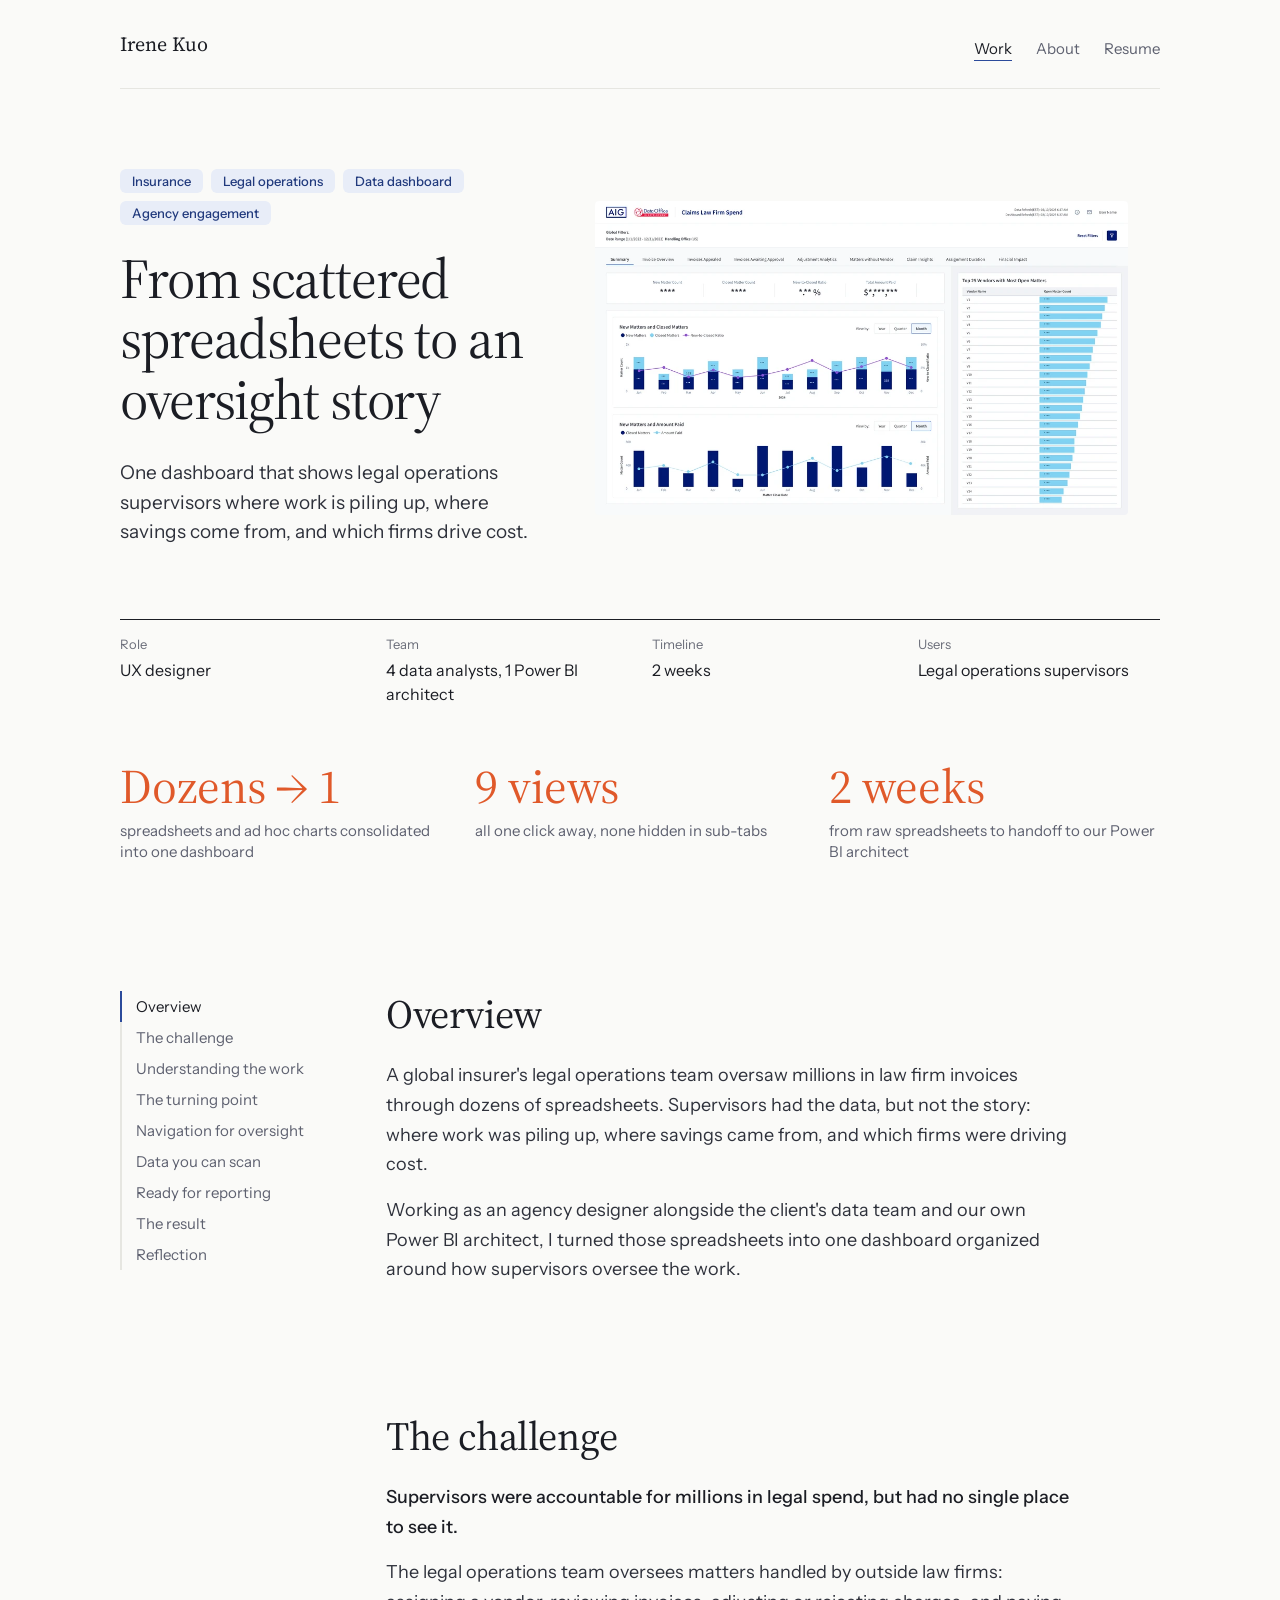
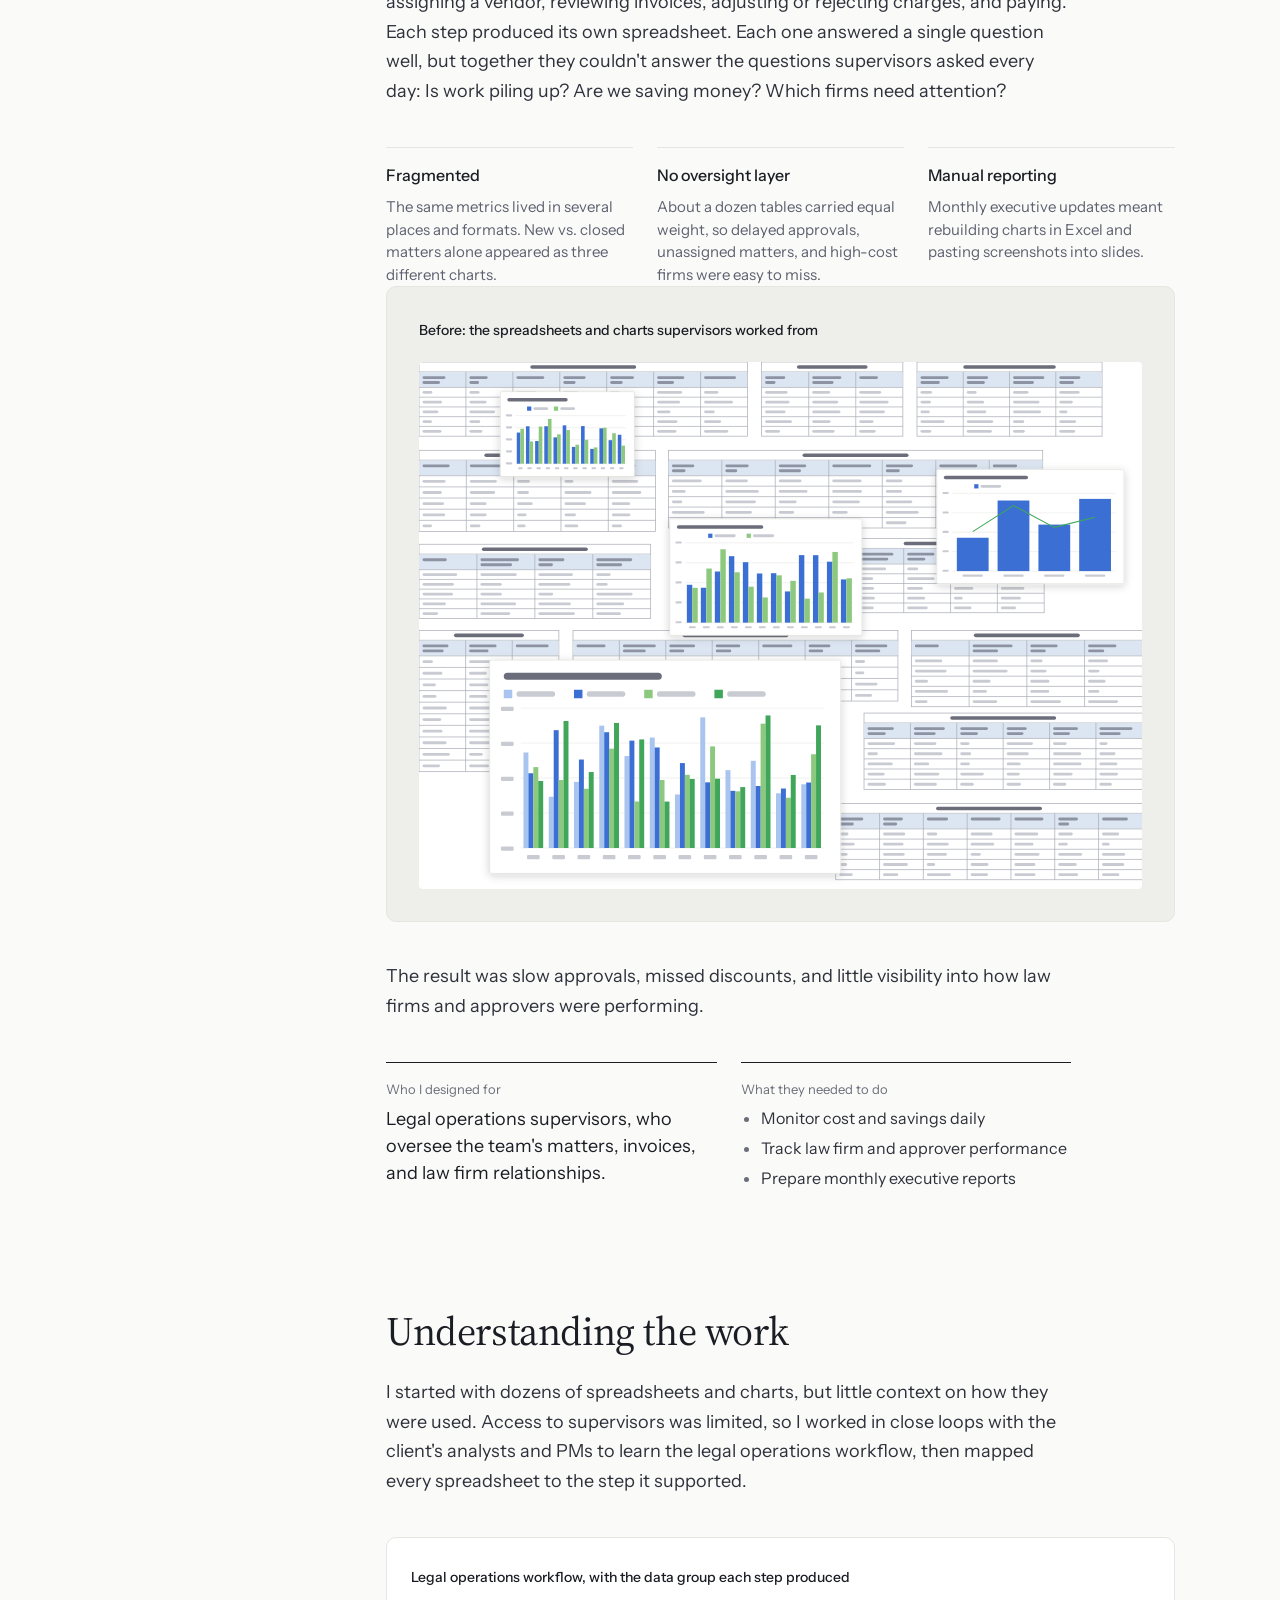
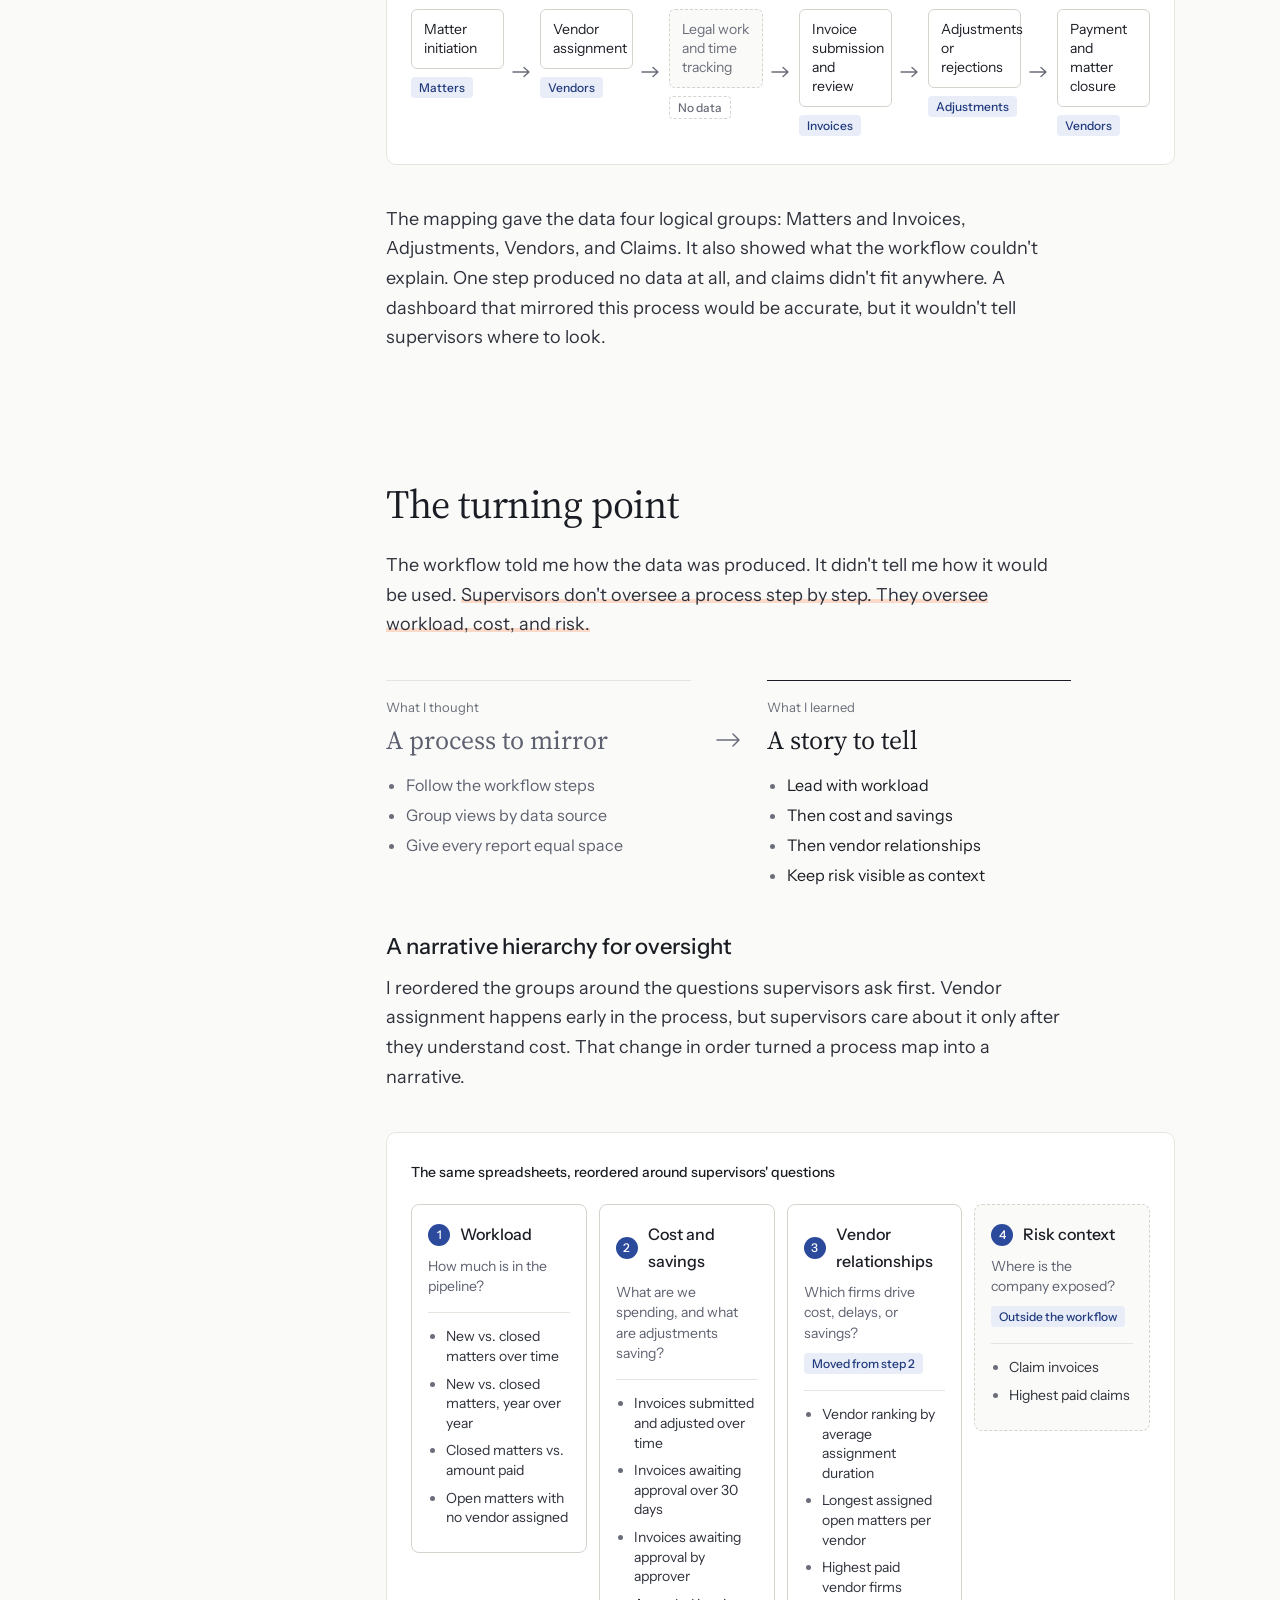
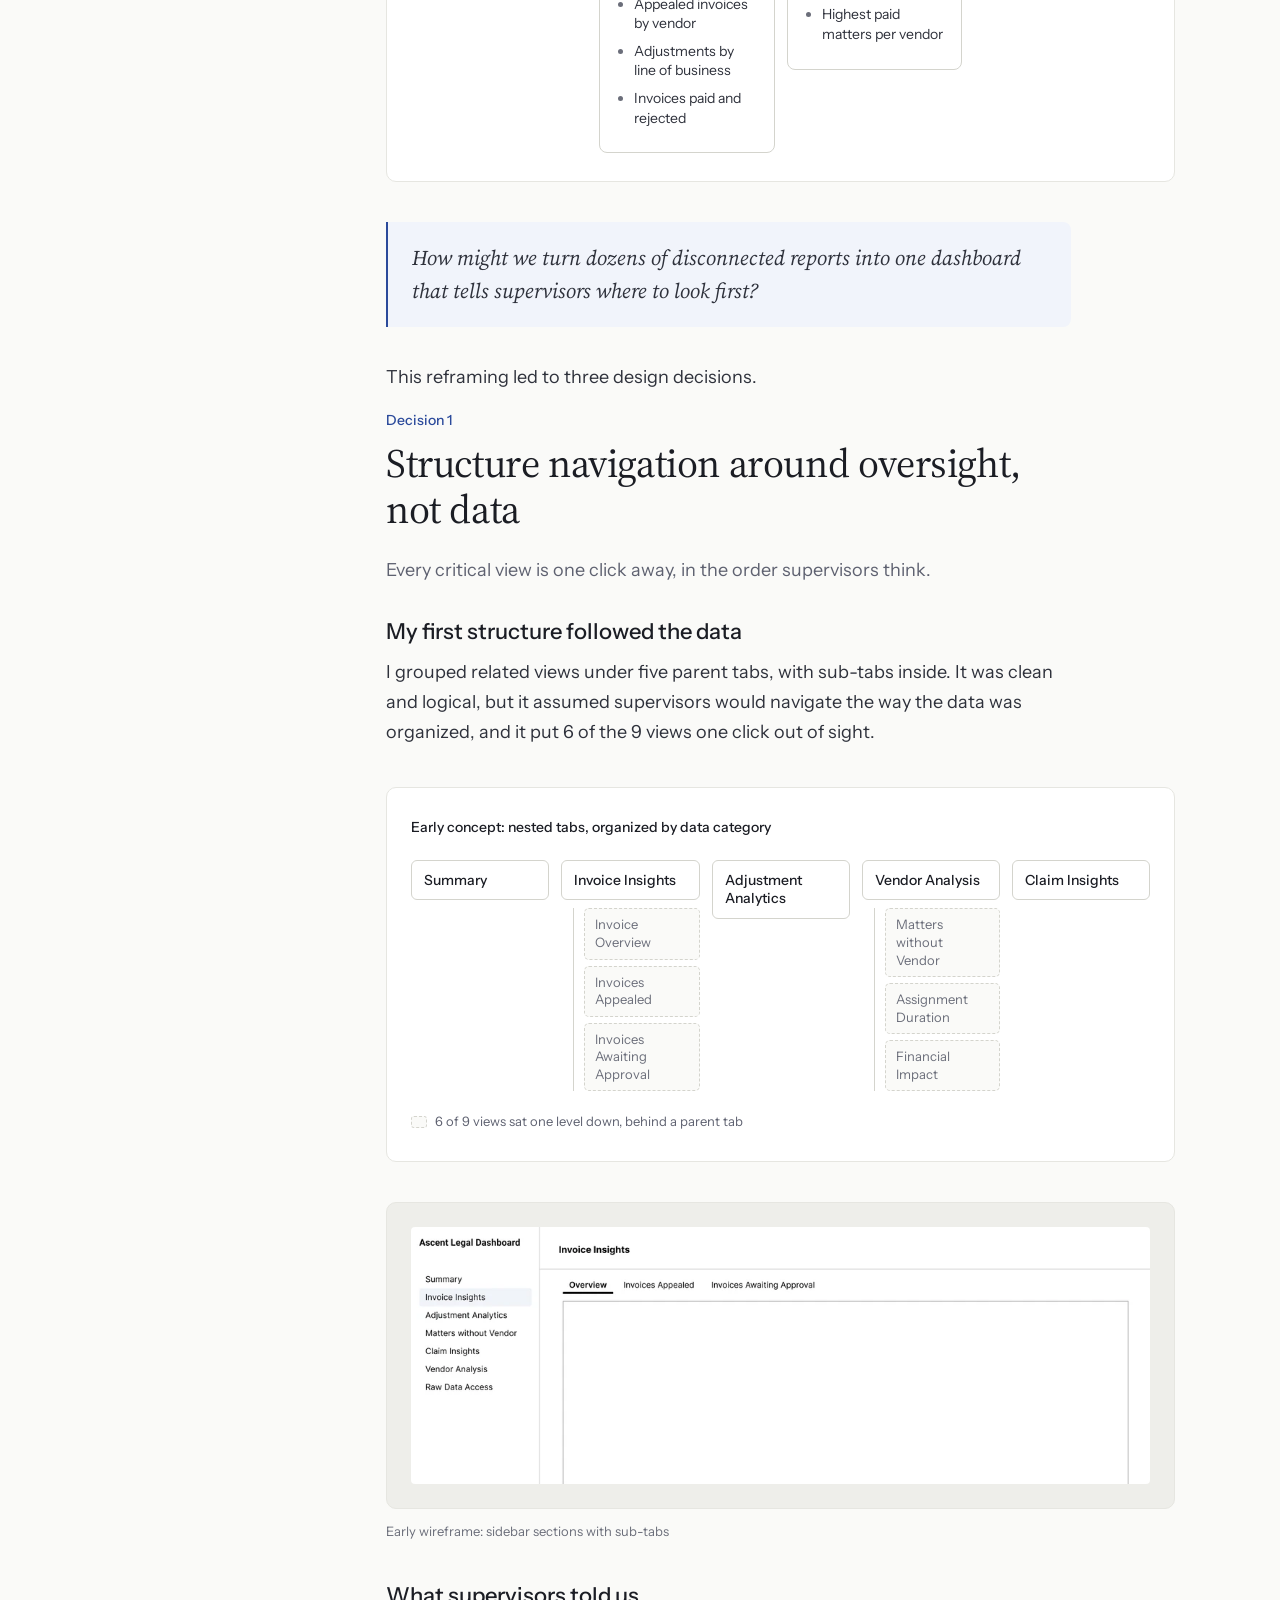
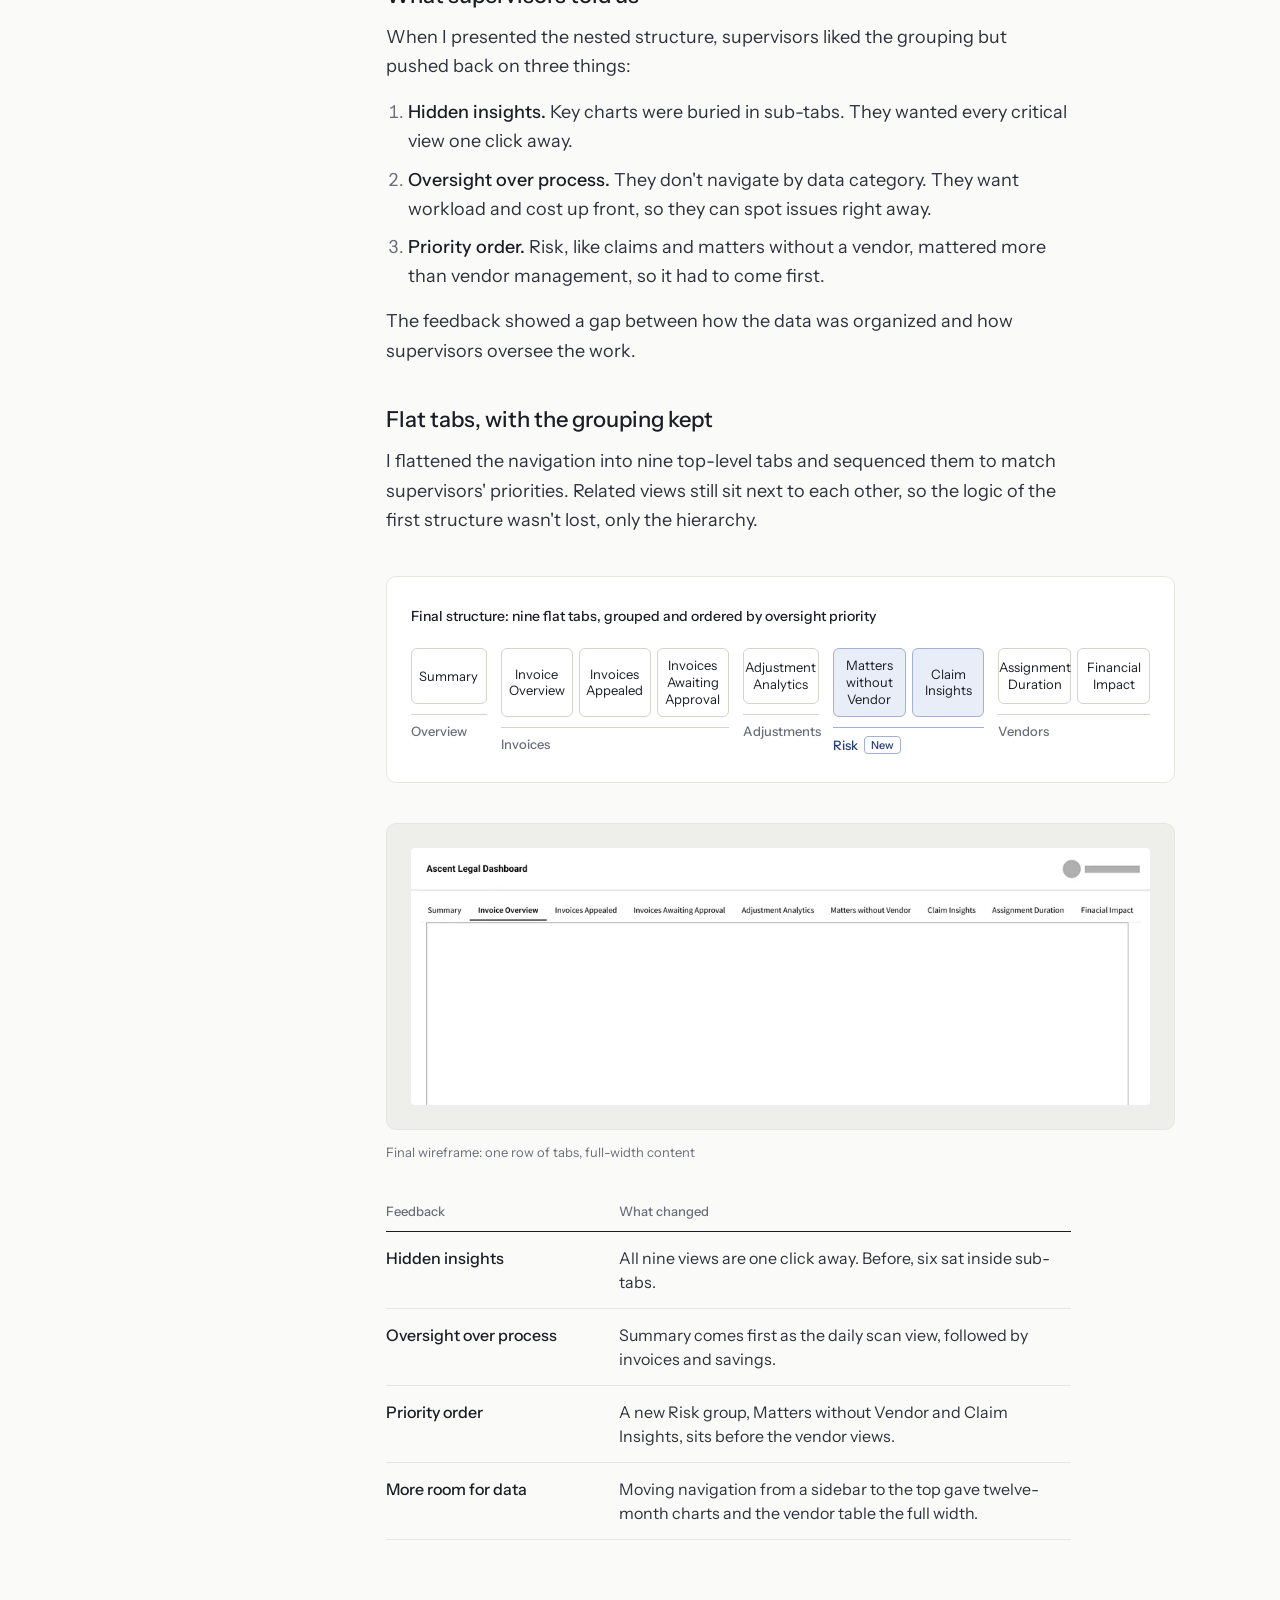
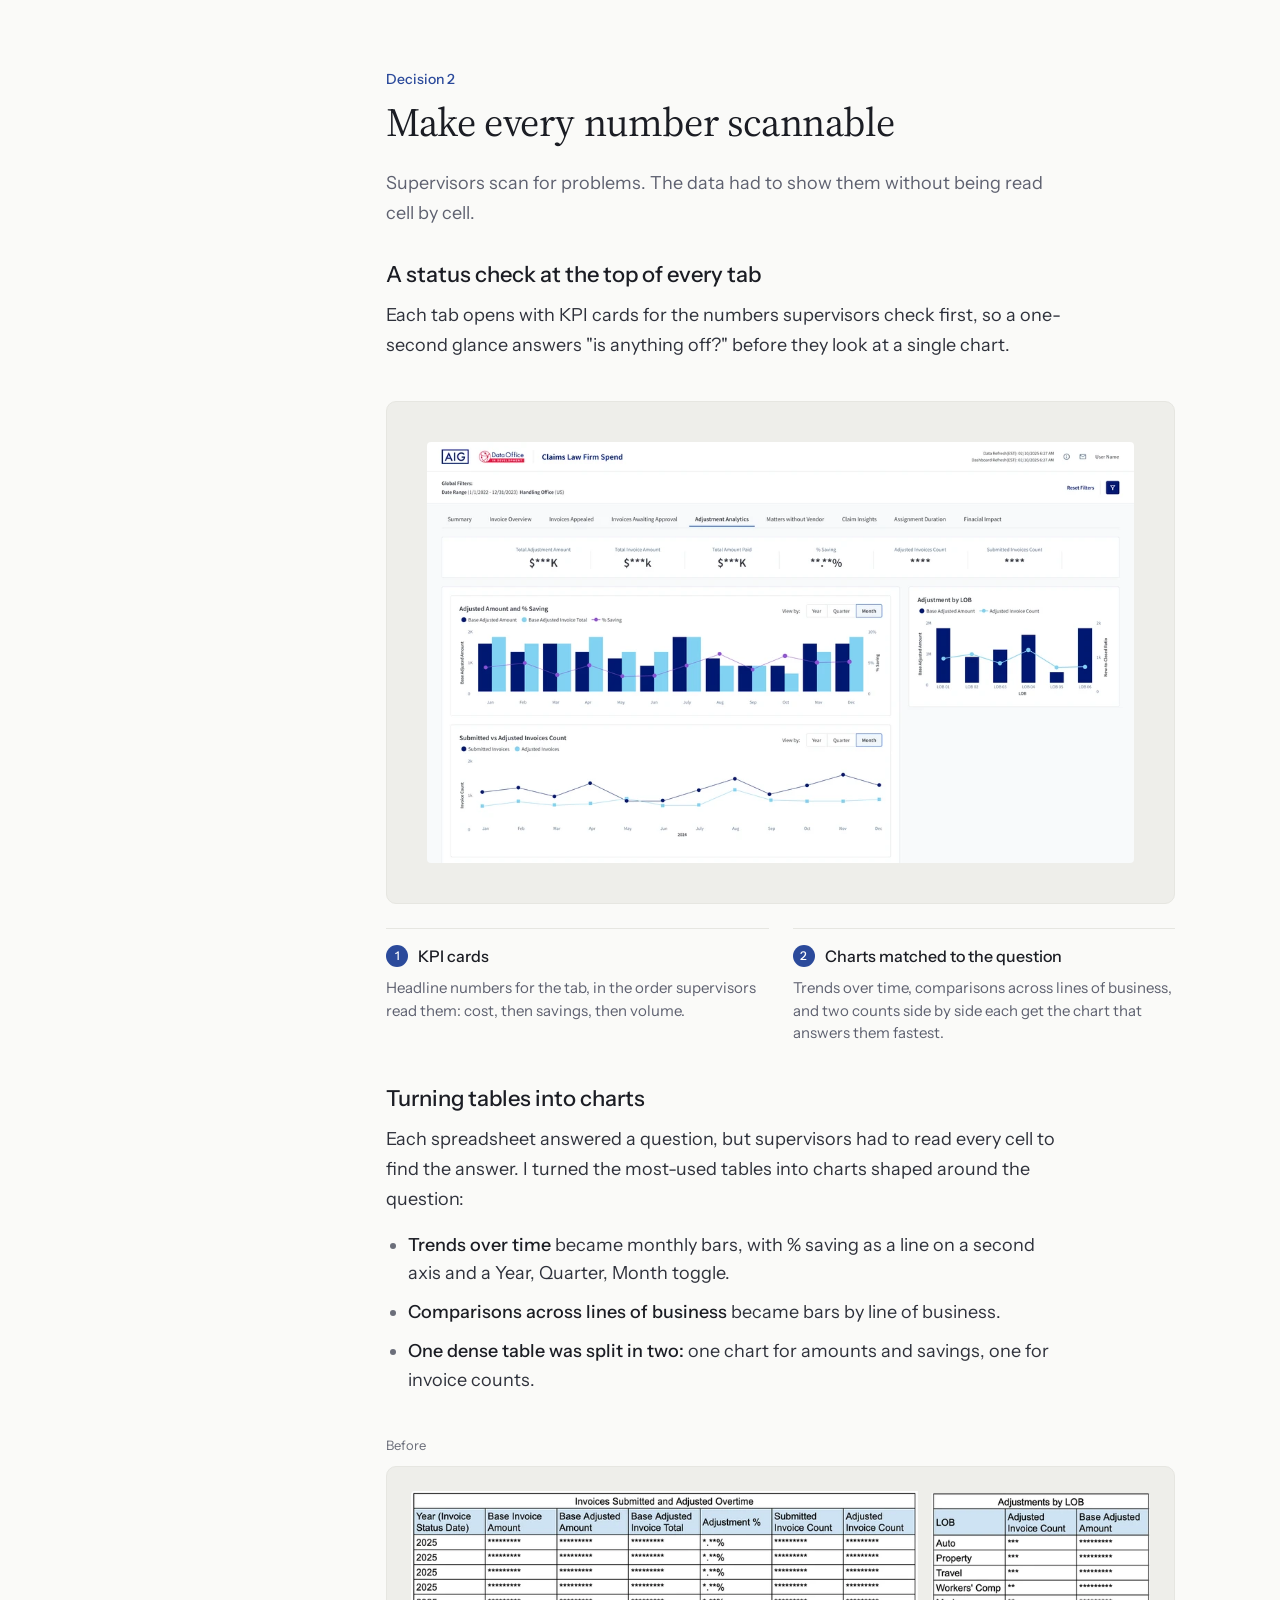
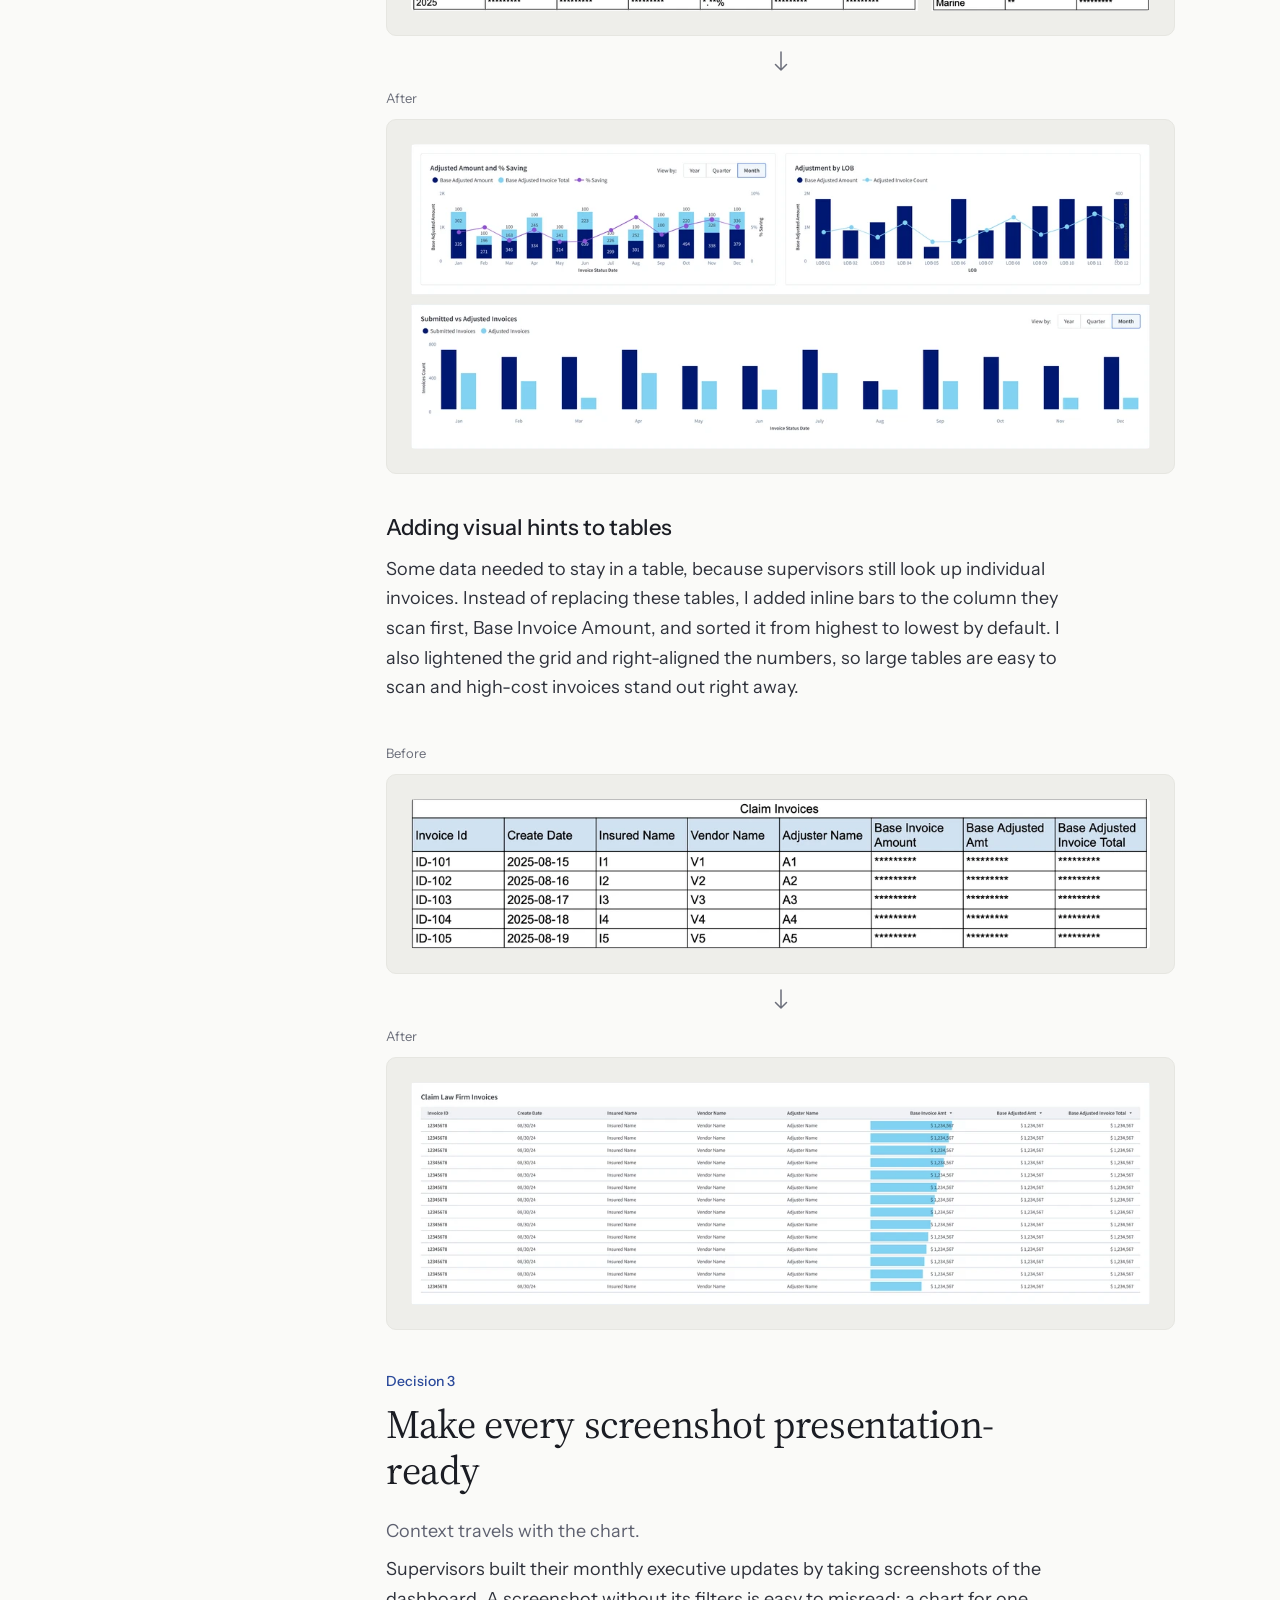
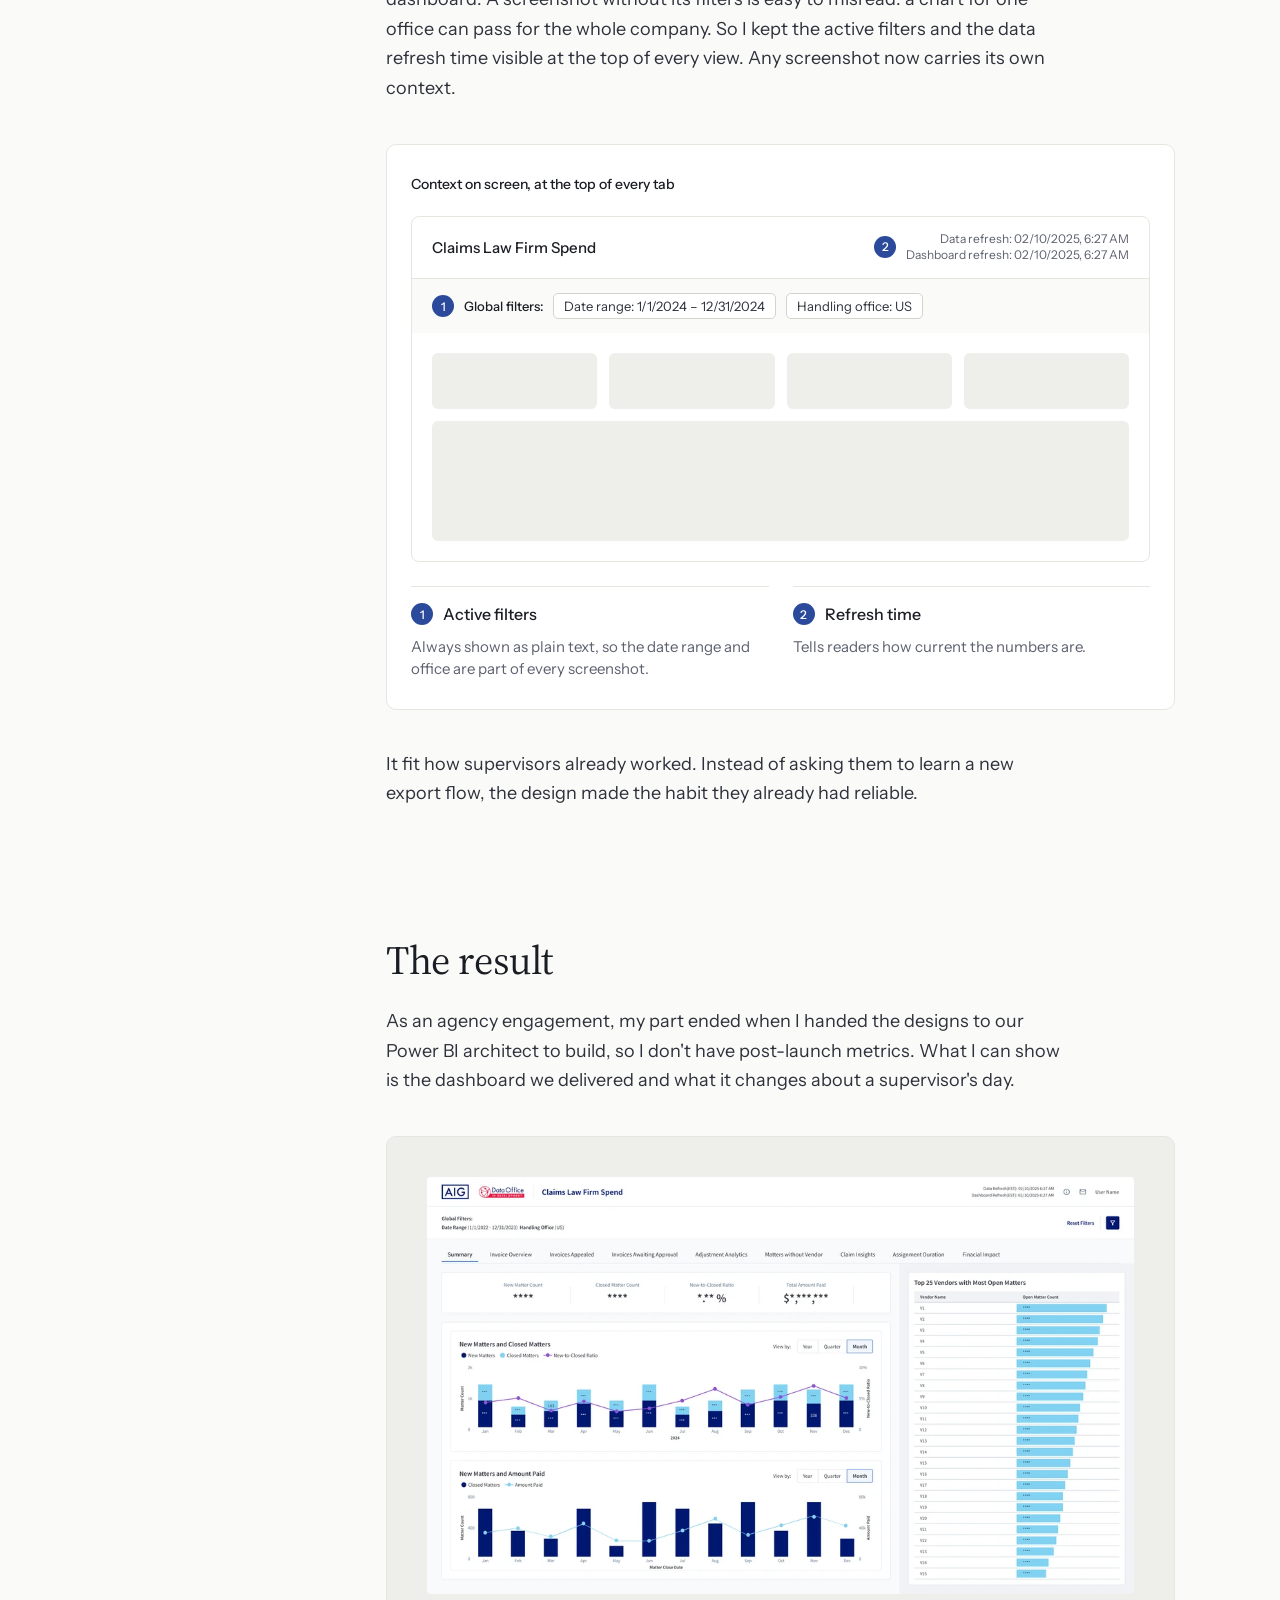
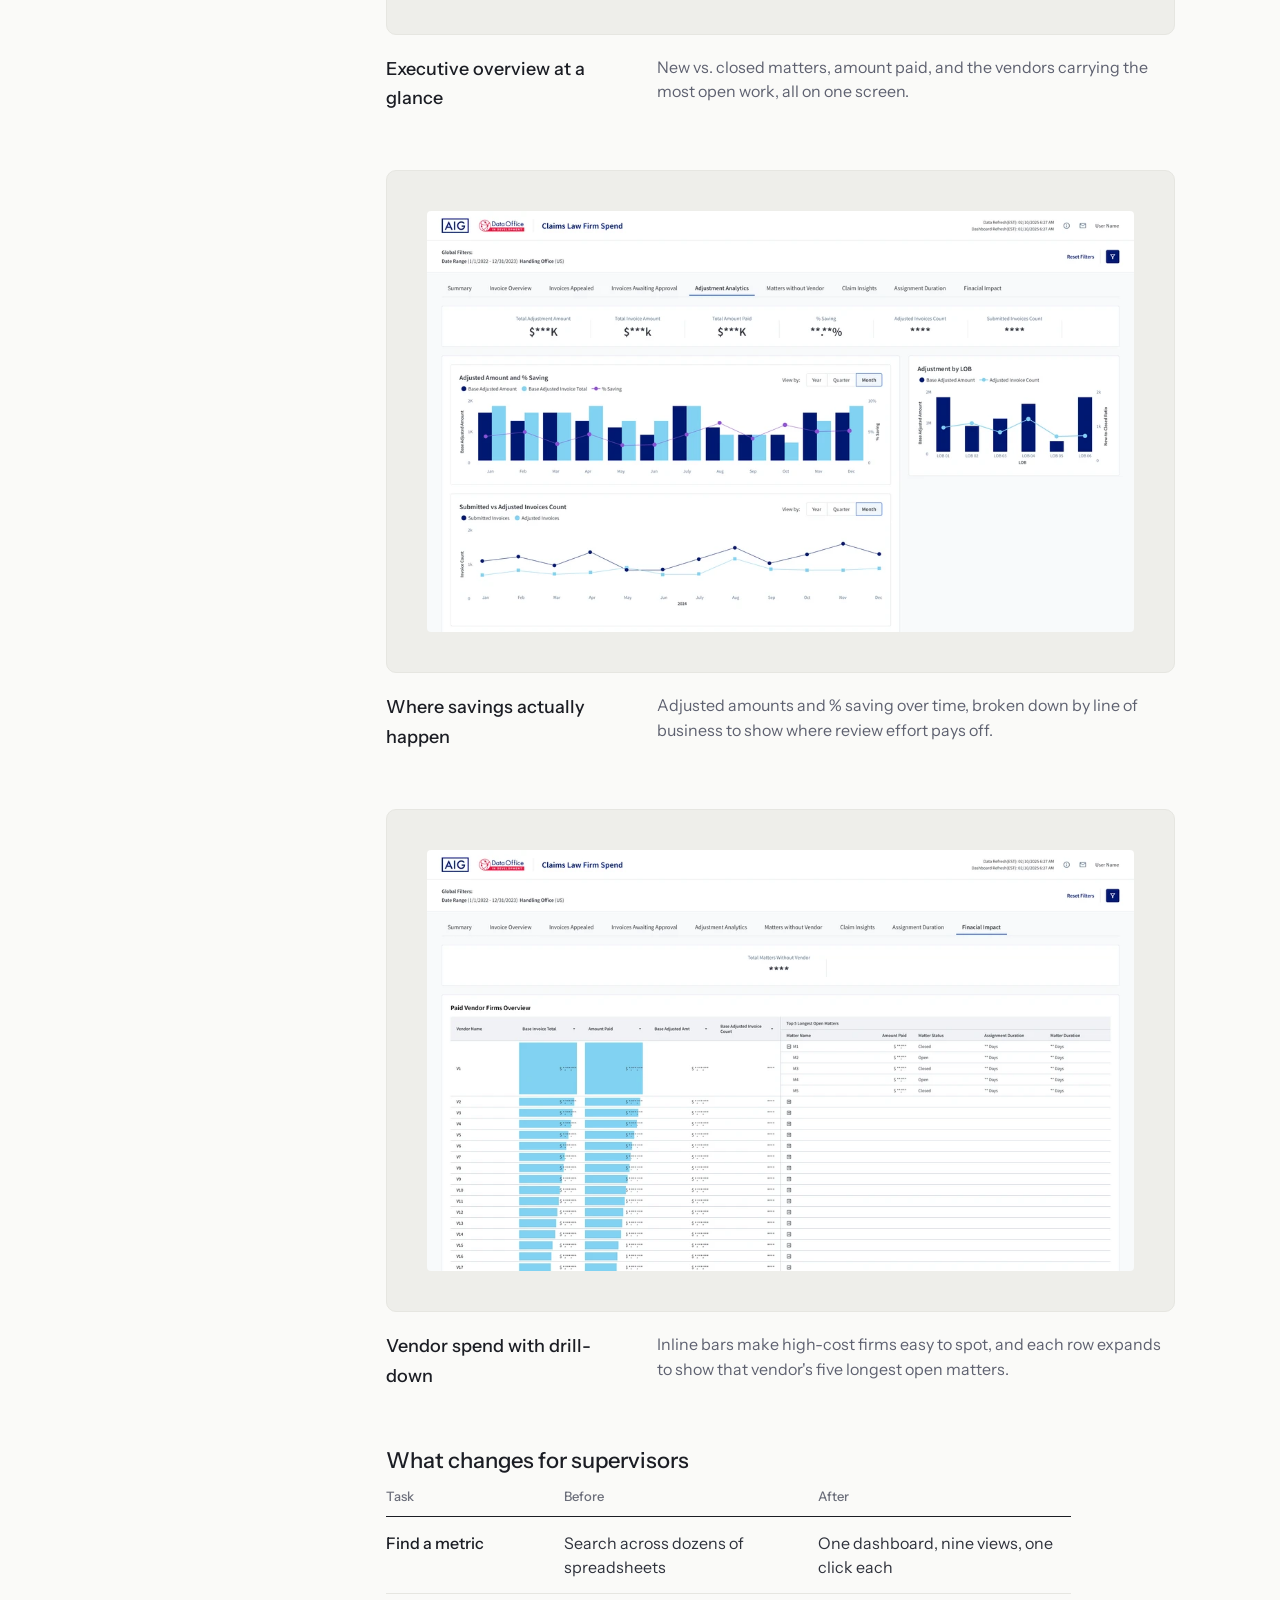
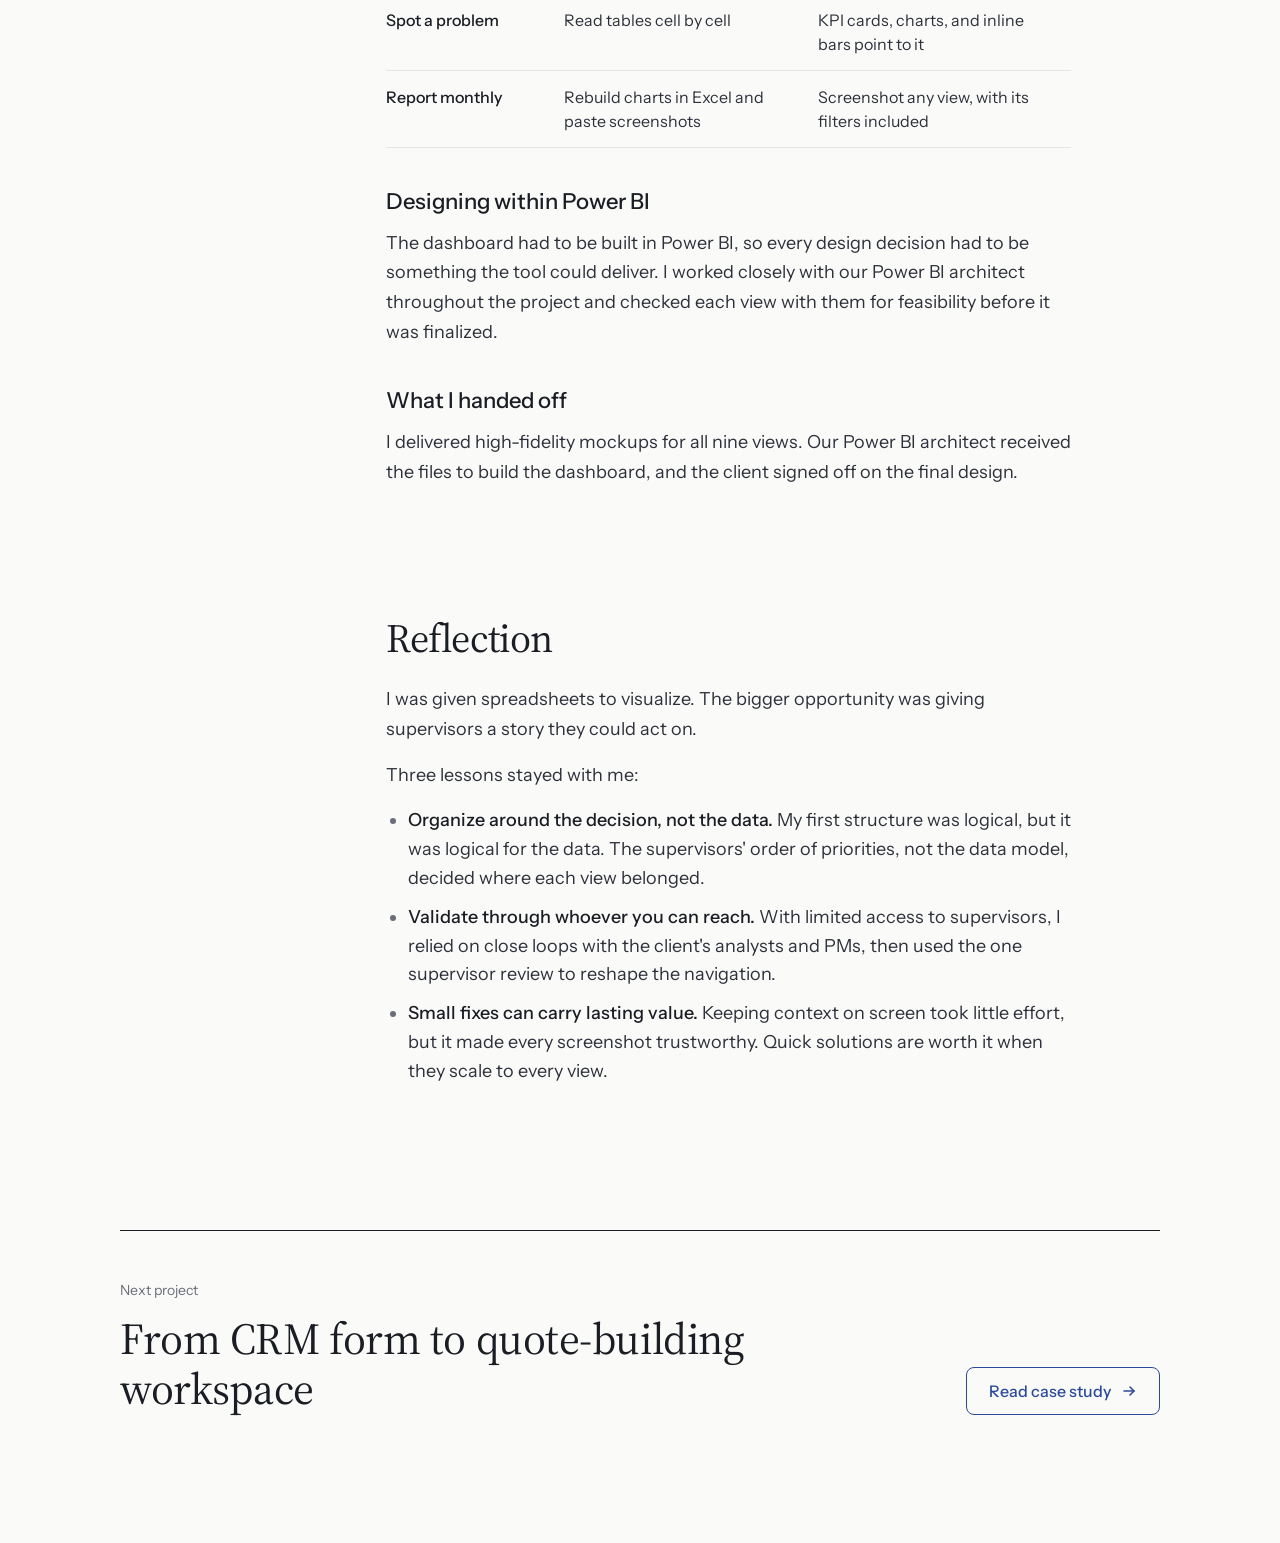
<file: legal-spend.html>
<!doctype html>
<html lang="en">
<head>
<meta charset="utf-8">
<meta name="viewport" content="width=device-width, initial-scale=1">
<title>From scattered spreadsheets to an oversight story · Irene Kuo</title>
<meta name="description" content="One dashboard that shows legal operations supervisors where work is piling up, where savings come from, and which firms drive cost.">
<meta property="og:title" content="From scattered spreadsheets to an oversight story · Irene Kuo">
<meta property="og:description" content="One dashboard that shows legal operations supervisors where work is piling up, where savings come from, and which firms drive cost.">
<link rel="preconnect" href="https://fonts.googleapis.com"><link rel="preconnect" href="https://fonts.gstatic.com" crossorigin><link rel="stylesheet" href="https://fonts.googleapis.com/css2?family=Source+Serif+4:ital,opsz,wght@0,8..60,400;0,8..60,500;1,8..60,400&amp;family=Instrument+Sans:wght@400;500&amp;display=swap">
<style>

body{margin:0;background:#FAFAF8;font-family:"Instrument Sans",system-ui,sans-serif;color:#1B1D24;-webkit-font-smoothing:antialiased}
a{color:#2B4A9B}a:hover{color:#213A7D}
.p1 p{margin:0 0 16px;font-size:18px;line-height:1.65;color:#2E313B}
.p1 h2{margin:0 0 24px;font-family:"Source Serif 4",Georgia,serif;font-weight:400;font-size:40px;line-height:1.15;letter-spacing:-0.01em;color:#1B1D24}
.p1 h3{margin:40px 0 12px;font-weight:500;font-size:22px;line-height:1.3;color:#1B1D24}
.p1 ul,.p1 ol{margin:0 0 16px;padding-left:22px}
.p1 li{margin:0 0 10px;font-size:18px;line-height:1.6;color:#2E313B}
.p1 li::marker{color:#6B6E7A}
.p1 strong{font-weight:500;color:#1B1D24}
.p1 .lede{font-style:normal;font-size:18px;color:#5E6170;margin-bottom:8px}
.p1 .sec{padding-top:112px}
.p1 .mark{background-image:linear-gradient(#FAD9C8,#FAD9C8);background-repeat:no-repeat;background-position:0 86%;background-size:100% 20%;-webkit-box-decoration-break:clone;box-decoration-break:clone}
.p1 table{width:100%;border-collapse:collapse;margin:8px 0 16px}
.p1 th{text-align:left;font-size:13px;font-weight:500;color:#6B6E7A;padding:0 16px 12px 0;border-bottom:1px solid #1B1D24}
.p1 td{vertical-align:top;font-size:16px;line-height:1.5;color:#2E313B;padding:14px 16px 14px 0;border-bottom:1px solid #E6E6E1}
.p1 .numlabel{margin:10px 0 0;font-size:15px;line-height:1.45;color:#5E6170}
.p1 .ph{color:#6B6E7A;font-style:italic}


body{margin:0;background:#FAFAF8;font-family:"Instrument Sans",system-ui,sans-serif;color:#1B1D24;-webkit-font-smoothing:antialiased}
a{color:#2B4A9B}a:hover{color:#213A7D}
.p2 p{margin:0 0 16px;font-size:18px;line-height:1.65;color:#2E313B}
.p2 h2{margin:0 0 24px;font-family:"Source Serif 4",Georgia,serif;font-weight:400;font-size:40px;line-height:1.15;letter-spacing:-0.01em;color:#1B1D24}
.p2 h3{margin:40px 0 12px;font-weight:500;font-size:22px;line-height:1.3;color:#1B1D24}
.p2 ul,.p2 ol{margin:0 0 16px;padding-left:22px}
.p2 li{margin:0 0 10px;font-size:18px;line-height:1.6;color:#2E313B}
.p2 li::marker{color:#6B6E7A}
.p2 strong{font-weight:500;color:#1B1D24}
.p2 .lede{font-style:normal;font-size:18px;color:#5E6170;margin-bottom:8px}
.p2 .sec{padding-top:112px}
.p2 .mark{background-image:linear-gradient(#FAD9C8,#FAD9C8);background-repeat:no-repeat;background-position:0 86%;background-size:100% 20%;-webkit-box-decoration-break:clone;box-decoration-break:clone}
.p2 table{width:100%;border-collapse:collapse;margin:8px 0 16px}
.p2 th{text-align:left;font-size:13px;font-weight:500;color:#6B6E7A;padding:0 16px 12px 0;border-bottom:1px solid #1B1D24}
.p2 td{vertical-align:top;font-size:16px;line-height:1.5;color:#2E313B;padding:14px 16px 14px 0;border-bottom:1px solid #E6E6E1}
.p2 .numlabel{margin:10px 0 0;font-size:15px;line-height:1.45;color:#5E6170}
.p2 .ph{color:#6B6E7A;font-style:italic}


body{margin:0;background:#FAFAF8;font-family:"Instrument Sans",system-ui,sans-serif;color:#1B1D24;-webkit-font-smoothing:antialiased}
a{color:#2B4A9B}a:hover{color:#213A7D}
.p3 p{margin:0 0 16px;font-size:18px;line-height:1.65;color:#2E313B}
.p3 h2{margin:0 0 24px;font-family:"Source Serif 4",Georgia,serif;font-weight:400;font-size:40px;line-height:1.15;letter-spacing:-0.01em;color:#1B1D24}
.p3 h3{margin:40px 0 12px;font-weight:500;font-size:22px;line-height:1.3;color:#1B1D24}
.p3 ul,.p3 ol{margin:0 0 16px;padding-left:22px}
.p3 li{margin:0 0 10px;font-size:18px;line-height:1.6;color:#2E313B}
.p3 li::marker{color:#6B6E7A}
.p3 strong{font-weight:500;color:#1B1D24}
.p3 .lede{font-style:normal;font-size:18px;color:#5E6170;margin-bottom:8px}
.p3 .sec{padding-top:112px}
.p3 .mark{background-image:linear-gradient(#FAD9C8,#FAD9C8);background-repeat:no-repeat;background-position:0 86%;background-size:100% 20%;-webkit-box-decoration-break:clone;box-decoration-break:clone}
.p3 table{width:100%;border-collapse:collapse;margin:8px 0 16px}
.p3 th{text-align:left;font-size:13px;font-weight:500;color:#6B6E7A;padding:0 16px 12px 0;border-bottom:1px solid #1B1D24}
.p3 td{vertical-align:top;font-size:16px;line-height:1.5;color:#2E313B;padding:14px 16px 14px 0;border-bottom:1px solid #E6E6E1}
.p3 .numlabel{margin:10px 0 0;font-size:15px;line-height:1.45;color:#5E6170}
.p3 .ph{color:#6B6E7A;font-style:italic}
.cta{transition:background-color .15s ease,color .15s ease}.cta svg{transition:transform .15s ease}.next:hover .cta{background-color:#E8EDF8;color:#213A7D;border-color:#213A7D}.next:hover .cta svg{transform:translateX(3px)}

</style>
<link rel="stylesheet" href="site.css">
</head>
<body class="case">

<div class="cs p1" style="width: 100%; max-width: 1440px; margin-inline: auto; box-sizing: border-box;  background: #FAFAF8; font-family: 'Instrument Sans', system-ui, sans-serif; color: #1B1D24">

<header style="padding-inline: 120px">
<nav aria-label="Main" style="display: flex; justify-content: space-between; align-items: center; height: 88px; border-bottom: 1px solid #E6E6E1">
<a href="index.html" style="font-family: 'Source Serif 4', Georgia, serif; font-size: 20px; color: #1B1D24; text-decoration: none">Irene Kuo</a>
<div style="display: flex; gap: 24px; font-size: 15px">
<a href="index.html#work" aria-current="page" style="color: #1B1D24; text-decoration: none; padding: 12px 0 2px; border-bottom: 1.5px solid #2B4A9B">Work</a>
<a href="index.html#about" style="color: #5E6170; text-decoration: none; padding: 12px 0 2px">About</a>
<a href="resume.pdf" target="_blank" rel="noopener" style="color: #5E6170; text-decoration: none; padding: 12px 0 2px">Resume</a>
</div>
</nav>
</header>
<main style="padding-inline: 120px">
<section aria-labelledby="cs-title" style="padding-top: 80px; display: grid; grid-template-columns: repeat(12, minmax(0, 1fr)); column-gap: 24px; align-items: center">
<div style="grid-column: 1 / span 5; display: flex; flex-direction: column">
<div style="display: flex; flex-wrap: wrap; gap: 8px"><span style="font-size: 13px; font-weight: 500; color: #213A7D; background: #E8EDF8; padding: 4px 12px; border-radius: 6px">Insurance</span><span style="font-size: 13px; font-weight: 500; color: #213A7D; background: #E8EDF8; padding: 4px 12px; border-radius: 6px">Legal operations</span><span style="font-size: 13px; font-weight: 500; color: #213A7D; background: #E8EDF8; padding: 4px 12px; border-radius: 6px">Data dashboard</span><span style="font-size: 13px; font-weight: 500; color: #213A7D; background: #E8EDF8; padding: 4px 12px; border-radius: 6px">Agency engagement</span></div>
<h1 id="cs-title" style="margin: 24px 0 0; font-family: 'Source Serif 4', Georgia, serif; font-weight: 400; font-size: 56px; line-height: 1.08; letter-spacing: -0.02em">From scattered spreadsheets to an oversight story</h1>
<p style="margin: 28px 0 0; font-size: 19px; line-height: 1.55; color: #2E313B">One dashboard that shows legal operations supervisors where work is piling up, where savings come from, and which firms drive cost.</p>
</div>
<div style="grid-column: 6 / span 7; box-sizing: border-box; border-radius: 10px; padding: 32px"><img src="assets/3362d50595035194a58b5892fbbaa242.png" alt="Final dashboard, Summary tab: global filters for date range and handling office, nine flat tabs, KPI cards for new matters, closed matters, new-to-closed ratio and total amount paid, monthly charts of new and closed matters, and a ranked list of the 25 vendors with the most open matters. Values are masked." style="display: block; width: 100%; height: auto; border-radius: 4px"></div>

<dl style="grid-column: 1 / span 12; margin: 72px 0 0; padding-top: 16px; border-top: 1px solid #1B1D24; display: grid; grid-template-columns: repeat(4, minmax(0, 1fr)); column-gap: 24px">
<div><dt style="font-size: 13px; color: #6B6E7A">Role</dt><dd style="margin: 6px 0 0; font-size: 16px; line-height: 1.5">UX designer</dd></div><div><dt style="font-size: 13px; color: #6B6E7A">Team</dt><dd style="margin: 6px 0 0; font-size: 16px; line-height: 1.5">4 data analysts, 1 Power BI architect</dd></div><div><dt style="font-size: 13px; color: #6B6E7A">Timeline</dt><dd style="margin: 6px 0 0; font-size: 16px; line-height: 1.5">2 weeks</dd></div><div><dt style="font-size: 13px; color: #6B6E7A">Users</dt><dd style="margin: 6px 0 0; font-size: 16px; line-height: 1.5">Legal operations supervisors</dd></div>
</dl>

<div style="grid-column: 1 / span 12; margin-top: 56px; display: grid; grid-template-columns: repeat(3, minmax(0, 1fr)); column-gap: 24px">
<div><p style="margin: 0; font-family: 'Source Serif 4', Georgia, serif; font-size: 48px; line-height: 1; color: #E0592A">Dozens → 1</p><p class="numlabel">spreadsheets and ad hoc charts consolidated into one dashboard</p></div><div><p style="margin: 0; font-family: 'Source Serif 4', Georgia, serif; font-size: 48px; line-height: 1; color: #E0592A">9 views</p><p class="numlabel">all one click away, none hidden in sub-tabs</p></div><div><p style="margin: 0; font-family: 'Source Serif 4', Georgia, serif; font-size: 48px; line-height: 1; color: #E0592A">2 weeks</p><p class="numlabel">from raw spreadsheets to handoff to our Power BI architect</p></div>
</div>
</section>
<div style="margin-top: 16px; display: grid; grid-template-columns: repeat(12, minmax(0, 1fr)); column-gap: 24px">
<nav class="toc" aria-label="On this page" style="grid-column: 1 / span 3; padding-top: 112px; align-self: start; display: flex; flex-direction: column; font-size: 15px">
<a href="#overview" aria-current="true" style="color: #1B1D24; text-decoration: none; padding: 6px 0 6px 14px; border-left: 2px solid #2B4A9B">Overview</a>
<a href="#challenge" style="color: #5E6170; text-decoration: none; padding: 6px 0 6px 14px; border-left: 2px solid #E6E6E1">The challenge</a>
<a href="#workflow" style="color: #5E6170; text-decoration: none; padding: 6px 0 6px 14px; border-left: 2px solid #E6E6E1">Understanding the work</a>
<a href="#turning" style="color: #5E6170; text-decoration: none; padding: 6px 0 6px 14px; border-left: 2px solid #E6E6E1">The turning point</a>
<a href="#d1" style="color: #5E6170; text-decoration: none; padding: 6px 0 6px 14px; border-left: 2px solid #E6E6E1">Navigation for oversight</a>
<a href="#d2" style="color: #5E6170; text-decoration: none; padding: 6px 0 6px 14px; border-left: 2px solid #E6E6E1">Data you can scan</a>
<a href="#d3" style="color: #5E6170; text-decoration: none; padding: 6px 0 6px 14px; border-left: 2px solid #E6E6E1">Ready for reporting</a>
<a href="#result" style="color: #5E6170; text-decoration: none; padding: 6px 0 6px 14px; border-left: 2px solid #E6E6E1">The result</a>
<a href="#reflection" style="color: #5E6170; text-decoration: none; padding: 6px 0 6px 14px; border-left: 2px solid #E6E6E1">Reflection</a>
</nav>
<article style="grid-column: 4 / span 8">
<section id="overview" class="sec">
<h2>Overview</h2>
<p>A global insurer's legal operations team oversaw millions in law firm invoices through dozens of spreadsheets. Supervisors had the data, but not the story: where work was piling up, where savings came from, and which firms were driving cost.</p>
<p>Working as an agency designer alongside the client's data team and our own Power BI architect, I turned those spreadsheets into one dashboard organized around how supervisors oversee the work.</p>
</section>

<section id="challenge" class="sec">
<h2>The challenge</h2>
<p><strong>Supervisors were accountable for millions in legal spend, but had no single place to see it.</strong></p>
<p>The legal operations team oversees matters handled by outside law firms: assigning a vendor, reviewing invoices, adjusting or rejecting charges, and paying. Each step produced its own spreadsheet. Each one answered a single question well, but together they couldn't answer the questions supervisors asked every day: Is work piling up? Are we saving money? Which firms need attention?</p>
<figure style="margin: 40px -104px 40px 0">


<div style="margin-top: 24px; display: grid; grid-template-columns: repeat(3, minmax(0, 1fr)); gap: 24px"><div style="border-top: 1px solid #E6E6E1; padding-top: 14px"><p style="margin: 0; display: flex; gap: 10px; align-items: center; font-size: 16px; font-weight: 500; color: #1B1D24">Fragmented</p><p style="margin: 8px 0 0; font-size: 15px; line-height: 1.5; color: #5E6170">The same metrics lived in several places and formats. New vs. closed matters alone appeared as three different charts.</p></div><div style="border-top: 1px solid #E6E6E1; padding-top: 14px"><p style="margin: 0; display: flex; gap: 10px; align-items: center; font-size: 16px; font-weight: 500; color: #1B1D24">No oversight layer</p><p style="margin: 8px 0 0; font-size: 15px; line-height: 1.5; color: #5E6170">About a dozen tables carried equal weight, so delayed approvals, unassigned matters, and high-cost firms were easy to miss.</p></div><div style="border-top: 1px solid #E6E6E1; padding-top: 14px"><p style="margin: 0; display: flex; gap: 10px; align-items: center; font-size: 16px; font-weight: 500; color: #1B1D24">Manual reporting</p><p style="margin: 8px 0 0; font-size: 15px; line-height: 1.5; color: #5E6170">Monthly executive updates meant rebuilding charts in Excel and pasting screenshots into slides.</p></div></div><div style="background: #EEEEEA; border: 1px solid #E6E6E1; border-radius: 10px; padding: 32px"><p style="margin: 0 0 20px; font-size: 14px; font-weight: 500; color: #1B1D24">Before: the spreadsheets and charts supervisors worked from</p><svg viewBox="0 0 1024 746" width="100%" role="img" aria-label="Schematic of about a dozen overlapping spreadsheets and four charts. Text is replaced with placeholder bars." style="display: block; background: #FFFFFF; border-radius: 4px"><defs><filter id="lgsh" x="-10%" y="-10%" width="120%" height="130%"><feDropShadow dx="0" dy="3" stdDeviation="6" flood-color="#1B1D24" flood-opacity="0.18"></feDropShadow></filter></defs><rect x="0" y="0" width="465" height="105" fill="#FFFFFF" stroke="#A9ACB6" stroke-width="1"></rect><rect x="157.5" y="4.5" width="150.0" height="5" rx="2.5" fill="#6B6E7A"></rect><path d="M0 14H465" stroke="#A9ACB6" stroke-width="1"></path><rect x="0.5" y="14.5" width="464" height="21" fill="#DCE6F2"></rect><path d="M0 36.0H465" stroke="#A9ACB6" stroke-width="1"></path><path d="M0 49.8H465" stroke="#A9ACB6" stroke-width="1"></path><path d="M0 63.6H465" stroke="#A9ACB6" stroke-width="1"></path><path d="M0 77.4H465" stroke="#A9ACB6" stroke-width="1"></path><path d="M0 91.2H465" stroke="#A9ACB6" stroke-width="1"></path><path d="M66.4 14V105" stroke="#A9ACB6" stroke-width="1"></path><path d="M132.9 14V105" stroke="#A9ACB6" stroke-width="1"></path><path d="M199.3 14V105" stroke="#A9ACB6" stroke-width="1"></path><path d="M265.7 14V105" stroke="#A9ACB6" stroke-width="1"></path><path d="M332.1 14V105" stroke="#A9ACB6" stroke-width="1"></path><path d="M398.6 14V105" stroke="#A9ACB6" stroke-width="1"></path><rect x="5.0" y="20" width="32.4" height="4" rx="2" fill="#8E93A3"></rect><rect x="5.0" y="27" width="24.7" height="4" rx="2" fill="#8E93A3"></rect><rect x="5.0" y="40.9" width="13.8" height="4" rx="2" fill="#C9CBD2"></rect><rect x="5.0" y="54.7" width="27.6" height="4" rx="2" fill="#C9CBD2"></rect><rect x="5.0" y="68.5" width="22.5" height="4" rx="2" fill="#C9CBD2"></rect><rect x="5.0" y="82.3" width="13.3" height="4" rx="2" fill="#C9CBD2"></rect><rect x="5.0" y="96.1" width="26.8" height="4" rx="2" fill="#C9CBD2"></rect><rect x="71.4" y="20" width="25.8" height="4" rx="2" fill="#8E93A3"></rect><rect x="71.4" y="27" width="13.6" height="4" rx="2" fill="#8E93A3"></rect><rect x="71.4" y="40.9" width="14.3" height="4" rx="2" fill="#C9CBD2"></rect><rect x="71.4" y="54.7" width="24.3" height="4" rx="2" fill="#C9CBD2"></rect><rect x="71.4" y="68.5" width="36.3" height="4" rx="2" fill="#C9CBD2"></rect><rect x="71.4" y="82.3" width="15.3" height="4" rx="2" fill="#C9CBD2"></rect><rect x="71.4" y="96.1" width="18.3" height="4" rx="2" fill="#C9CBD2"></rect><rect x="137.9" y="20" width="39.5" height="4" rx="2" fill="#8E93A3"></rect><rect x="137.9" y="40.9" width="28.9" height="4" rx="2" fill="#C9CBD2"></rect><rect x="137.9" y="54.7" width="23.5" height="4" rx="2" fill="#C9CBD2"></rect><rect x="137.9" y="68.5" width="40.8" height="4" rx="2" fill="#C9CBD2"></rect><rect x="137.9" y="82.3" width="13.0" height="4" rx="2" fill="#C9CBD2"></rect><rect x="137.9" y="96.1" width="37.3" height="4" rx="2" fill="#C9CBD2"></rect><rect x="204.3" y="20" width="31.6" height="4" rx="2" fill="#8E93A3"></rect><rect x="204.3" y="27" width="17.3" height="4" rx="2" fill="#8E93A3"></rect><rect x="204.3" y="40.9" width="20.8" height="4" rx="2" fill="#C9CBD2"></rect><rect x="204.3" y="54.7" width="36.0" height="4" rx="2" fill="#C9CBD2"></rect><rect x="204.3" y="68.5" width="17.0" height="4" rx="2" fill="#C9CBD2"></rect><rect x="204.3" y="82.3" width="29.0" height="4" rx="2" fill="#C9CBD2"></rect><rect x="204.3" y="96.1" width="30.7" height="4" rx="2" fill="#C9CBD2"></rect><rect x="270.7" y="20" width="33.6" height="4" rx="2" fill="#8E93A3"></rect><rect x="270.7" y="27" width="17.6" height="4" rx="2" fill="#8E93A3"></rect><rect x="270.7" y="40.9" width="13.4" height="4" rx="2" fill="#C9CBD2"></rect><rect x="270.7" y="54.7" width="17.8" height="4" rx="2" fill="#C9CBD2"></rect><rect x="270.7" y="68.5" width="31.9" height="4" rx="2" fill="#C9CBD2"></rect><rect x="270.7" y="82.3" width="24.4" height="4" rx="2" fill="#C9CBD2"></rect><rect x="270.7" y="96.1" width="21.0" height="4" rx="2" fill="#C9CBD2"></rect><rect x="337.1" y="20" width="38.5" height="4" rx="2" fill="#8E93A3"></rect><rect x="337.1" y="27" width="23.9" height="4" rx="2" fill="#8E93A3"></rect><rect x="337.1" y="40.9" width="35.4" height="4" rx="2" fill="#C9CBD2"></rect><rect x="337.1" y="54.7" width="32.5" height="4" rx="2" fill="#C9CBD2"></rect><rect x="337.1" y="68.5" width="18.9" height="4" rx="2" fill="#C9CBD2"></rect><rect x="337.1" y="82.3" width="28.8" height="4" rx="2" fill="#C9CBD2"></rect><rect x="337.1" y="96.1" width="27.3" height="4" rx="2" fill="#C9CBD2"></rect><rect x="403.6" y="20" width="45.2" height="4" rx="2" fill="#8E93A3"></rect><rect x="403.6" y="40.9" width="20.2" height="4" rx="2" fill="#C9CBD2"></rect><rect x="403.6" y="54.7" width="40.9" height="4" rx="2" fill="#C9CBD2"></rect><rect x="403.6" y="68.5" width="15.1" height="4" rx="2" fill="#C9CBD2"></rect><rect x="403.6" y="82.3" width="24.1" height="4" rx="2" fill="#C9CBD2"></rect><rect x="403.6" y="96.1" width="34.2" height="4" rx="2" fill="#C9CBD2"></rect><rect x="485" y="0" width="200" height="105" fill="#FFFFFF" stroke="#A9ACB6" stroke-width="1"></rect><rect x="535.0" y="4.5" width="100.0" height="5" rx="2.5" fill="#6B6E7A"></rect><path d="M485 14H685" stroke="#A9ACB6" stroke-width="1"></path><rect x="485.5" y="14.5" width="199" height="21" fill="#DCE6F2"></rect><path d="M485 36.0H685" stroke="#A9ACB6" stroke-width="1"></path><path d="M485 49.8H685" stroke="#A9ACB6" stroke-width="1"></path><path d="M485 63.6H685" stroke="#A9ACB6" stroke-width="1"></path><path d="M485 77.4H685" stroke="#A9ACB6" stroke-width="1"></path><path d="M485 91.2H685" stroke="#A9ACB6" stroke-width="1"></path><path d="M551.7 14V105" stroke="#A9ACB6" stroke-width="1"></path><path d="M618.3 14V105" stroke="#A9ACB6" stroke-width="1"></path><rect x="490.0" y="20" width="28.5" height="4" rx="2" fill="#8E93A3"></rect><rect x="490.0" y="27" width="14.7" height="4" rx="2" fill="#8E93A3"></rect><rect x="490.0" y="40.9" width="31.7" height="4" rx="2" fill="#C9CBD2"></rect><rect x="490.0" y="54.7" width="34.6" height="4" rx="2" fill="#C9CBD2"></rect><rect x="490.0" y="68.5" width="28.9" height="4" rx="2" fill="#C9CBD2"></rect><rect x="490.0" y="82.3" width="37.9" height="4" rx="2" fill="#C9CBD2"></rect><rect x="490.0" y="96.1" width="21.1" height="4" rx="2" fill="#C9CBD2"></rect><rect x="556.7" y="20" width="41.2" height="4" rx="2" fill="#8E93A3"></rect><rect x="556.7" y="27" width="30.2" height="4" rx="2" fill="#8E93A3"></rect><rect x="556.7" y="40.9" width="25.4" height="4" rx="2" fill="#C9CBD2"></rect><rect x="556.7" y="54.7" width="36.9" height="4" rx="2" fill="#C9CBD2"></rect><rect x="556.7" y="68.5" width="40.0" height="4" rx="2" fill="#C9CBD2"></rect><rect x="556.7" y="82.3" width="25.9" height="4" rx="2" fill="#C9CBD2"></rect><rect x="556.7" y="96.1" width="31.6" height="4" rx="2" fill="#C9CBD2"></rect><rect x="623.3" y="20" width="26.4" height="4" rx="2" fill="#8E93A3"></rect><rect x="623.3" y="40.9" width="31.1" height="4" rx="2" fill="#C9CBD2"></rect><rect x="623.3" y="54.7" width="41.5" height="4" rx="2" fill="#C9CBD2"></rect><rect x="623.3" y="68.5" width="36.3" height="4" rx="2" fill="#C9CBD2"></rect><rect x="623.3" y="82.3" width="20.2" height="4" rx="2" fill="#C9CBD2"></rect><rect x="623.3" y="96.1" width="23.2" height="4" rx="2" fill="#C9CBD2"></rect><rect x="705" y="0" width="262" height="105" fill="#FFFFFF" stroke="#A9ACB6" stroke-width="1"></rect><rect x="770.5" y="4.5" width="131.0" height="5" rx="2.5" fill="#6B6E7A"></rect><path d="M705 14H967" stroke="#A9ACB6" stroke-width="1"></path><rect x="705.5" y="14.5" width="261" height="21" fill="#DCE6F2"></rect><path d="M705 36.0H967" stroke="#A9ACB6" stroke-width="1"></path><path d="M705 49.8H967" stroke="#A9ACB6" stroke-width="1"></path><path d="M705 63.6H967" stroke="#A9ACB6" stroke-width="1"></path><path d="M705 77.4H967" stroke="#A9ACB6" stroke-width="1"></path><path d="M705 91.2H967" stroke="#A9ACB6" stroke-width="1"></path><path d="M770.5 14V105" stroke="#A9ACB6" stroke-width="1"></path><path d="M836.0 14V105" stroke="#A9ACB6" stroke-width="1"></path><path d="M901.5 14V105" stroke="#A9ACB6" stroke-width="1"></path><rect x="710.0" y="20" width="39.8" height="4" rx="2" fill="#8E93A3"></rect><rect x="710.0" y="27" width="27.3" height="4" rx="2" fill="#8E93A3"></rect><rect x="710.0" y="40.9" width="16.3" height="4" rx="2" fill="#C9CBD2"></rect><rect x="710.0" y="54.7" width="14.8" height="4" rx="2" fill="#C9CBD2"></rect><rect x="710.0" y="68.5" width="13.1" height="4" rx="2" fill="#C9CBD2"></rect><rect x="710.0" y="82.3" width="34.0" height="4" rx="2" fill="#C9CBD2"></rect><rect x="710.0" y="96.1" width="15.2" height="4" rx="2" fill="#C9CBD2"></rect><rect x="775.5" y="20" width="30.2" height="4" rx="2" fill="#8E93A3"></rect><rect x="775.5" y="27" width="25.6" height="4" rx="2" fill="#8E93A3"></rect><rect x="775.5" y="40.9" width="13.8" height="4" rx="2" fill="#C9CBD2"></rect><rect x="775.5" y="54.7" width="24.6" height="4" rx="2" fill="#C9CBD2"></rect><rect x="775.5" y="68.5" width="27.6" height="4" rx="2" fill="#C9CBD2"></rect><rect x="775.5" y="82.3" width="37.4" height="4" rx="2" fill="#C9CBD2"></rect><rect x="775.5" y="96.1" width="35.5" height="4" rx="2" fill="#C9CBD2"></rect><rect x="841.0" y="20" width="44.3" height="4" rx="2" fill="#8E93A3"></rect><rect x="841.0" y="27" width="29.5" height="4" rx="2" fill="#8E93A3"></rect><rect x="841.0" y="40.9" width="21.9" height="4" rx="2" fill="#C9CBD2"></rect><rect x="841.0" y="54.7" width="37.4" height="4" rx="2" fill="#C9CBD2"></rect><rect x="841.0" y="68.5" width="39.6" height="4" rx="2" fill="#C9CBD2"></rect><rect x="841.0" y="82.3" width="15.8" height="4" rx="2" fill="#C9CBD2"></rect><rect x="841.0" y="96.1" width="16.6" height="4" rx="2" fill="#C9CBD2"></rect><rect x="906.5" y="20" width="29.8" height="4" rx="2" fill="#8E93A3"></rect><rect x="906.5" y="27" width="20.7" height="4" rx="2" fill="#8E93A3"></rect><rect x="906.5" y="40.9" width="28.7" height="4" rx="2" fill="#C9CBD2"></rect><rect x="906.5" y="54.7" width="19.1" height="4" rx="2" fill="#C9CBD2"></rect><rect x="906.5" y="68.5" width="11.5" height="4" rx="2" fill="#C9CBD2"></rect><rect x="906.5" y="82.3" width="23.7" height="4" rx="2" fill="#C9CBD2"></rect><rect x="906.5" y="96.1" width="22.3" height="4" rx="2" fill="#C9CBD2"></rect><rect x="0" y="125" width="335" height="115" fill="#FFFFFF" stroke="#A9ACB6" stroke-width="1"></rect><rect x="92.5" y="129.5" width="150.0" height="5" rx="2.5" fill="#6B6E7A"></rect><path d="M0 139H335" stroke="#A9ACB6" stroke-width="1"></path><rect x="0.5" y="139.5" width="334" height="21" fill="#DCE6F2"></rect><path d="M0 161.0H335" stroke="#A9ACB6" stroke-width="1"></path><path d="M0 176.8H335" stroke="#A9ACB6" stroke-width="1"></path><path d="M0 192.6H335" stroke="#A9ACB6" stroke-width="1"></path><path d="M0 208.4H335" stroke="#A9ACB6" stroke-width="1"></path><path d="M0 224.2H335" stroke="#A9ACB6" stroke-width="1"></path><path d="M67.0 139V240" stroke="#A9ACB6" stroke-width="1"></path><path d="M134.0 139V240" stroke="#A9ACB6" stroke-width="1"></path><path d="M201.0 139V240" stroke="#A9ACB6" stroke-width="1"></path><path d="M268.0 139V240" stroke="#A9ACB6" stroke-width="1"></path><rect x="5.0" y="145" width="38.4" height="4" rx="2" fill="#8E93A3"></rect><rect x="5.0" y="166.9" width="32.6" height="4" rx="2" fill="#C9CBD2"></rect><rect x="5.0" y="182.7" width="27.3" height="4" rx="2" fill="#C9CBD2"></rect><rect x="5.0" y="198.5" width="30.4" height="4" rx="2" fill="#C9CBD2"></rect><rect x="5.0" y="214.3" width="32.1" height="4" rx="2" fill="#C9CBD2"></rect><rect x="5.0" y="230.1" width="13.4" height="4" rx="2" fill="#C9CBD2"></rect><rect x="72.0" y="145" width="46.2" height="4" rx="2" fill="#8E93A3"></rect><rect x="72.0" y="166.9" width="38.1" height="4" rx="2" fill="#C9CBD2"></rect><rect x="72.0" y="182.7" width="35.8" height="4" rx="2" fill="#C9CBD2"></rect><rect x="72.0" y="198.5" width="23.6" height="4" rx="2" fill="#C9CBD2"></rect><rect x="72.0" y="214.3" width="23.8" height="4" rx="2" fill="#C9CBD2"></rect><rect x="72.0" y="230.1" width="14.9" height="4" rx="2" fill="#C9CBD2"></rect><rect x="139.0" y="145" width="40.0" height="4" rx="2" fill="#8E93A3"></rect><rect x="139.0" y="152" width="21.1" height="4" rx="2" fill="#8E93A3"></rect><rect x="139.0" y="166.9" width="18.0" height="4" rx="2" fill="#C9CBD2"></rect><rect x="139.0" y="182.7" width="16.6" height="4" rx="2" fill="#C9CBD2"></rect><rect x="139.0" y="198.5" width="22.0" height="4" rx="2" fill="#C9CBD2"></rect><rect x="139.0" y="214.3" width="13.3" height="4" rx="2" fill="#C9CBD2"></rect><rect x="139.0" y="230.1" width="11.8" height="4" rx="2" fill="#C9CBD2"></rect><rect x="206.0" y="145" width="28.7" height="4" rx="2" fill="#8E93A3"></rect><rect x="206.0" y="152" width="18.5" height="4" rx="2" fill="#8E93A3"></rect><rect x="206.0" y="166.9" width="12.5" height="4" rx="2" fill="#C9CBD2"></rect><rect x="206.0" y="182.7" width="38.1" height="4" rx="2" fill="#C9CBD2"></rect><rect x="206.0" y="198.5" width="30.3" height="4" rx="2" fill="#C9CBD2"></rect><rect x="206.0" y="214.3" width="16.2" height="4" rx="2" fill="#C9CBD2"></rect><rect x="206.0" y="230.1" width="19.4" height="4" rx="2" fill="#C9CBD2"></rect><rect x="273.0" y="145" width="33.3" height="4" rx="2" fill="#8E93A3"></rect><rect x="273.0" y="152" width="18.3" height="4" rx="2" fill="#8E93A3"></rect><rect x="273.0" y="166.9" width="37.3" height="4" rx="2" fill="#C9CBD2"></rect><rect x="273.0" y="182.7" width="41.7" height="4" rx="2" fill="#C9CBD2"></rect><rect x="273.0" y="198.5" width="25.8" height="4" rx="2" fill="#C9CBD2"></rect><rect x="273.0" y="214.3" width="26.3" height="4" rx="2" fill="#C9CBD2"></rect><rect x="273.0" y="230.1" width="14.3" height="4" rx="2" fill="#C9CBD2"></rect><rect x="353" y="125" width="530" height="110" fill="#FFFFFF" stroke="#A9ACB6" stroke-width="1"></rect><rect x="543.0" y="129.5" width="150.0" height="5" rx="2.5" fill="#6B6E7A"></rect><path d="M353 139H883" stroke="#A9ACB6" stroke-width="1"></path><rect x="353.5" y="139.5" width="529" height="21" fill="#DCE6F2"></rect><path d="M353 161.0H883" stroke="#A9ACB6" stroke-width="1"></path><path d="M353 175.8H883" stroke="#A9ACB6" stroke-width="1"></path><path d="M353 190.6H883" stroke="#A9ACB6" stroke-width="1"></path><path d="M353 205.4H883" stroke="#A9ACB6" stroke-width="1"></path><path d="M353 220.2H883" stroke="#A9ACB6" stroke-width="1"></path><path d="M428.7 139V235" stroke="#A9ACB6" stroke-width="1"></path><path d="M504.4 139V235" stroke="#A9ACB6" stroke-width="1"></path><path d="M580.1 139V235" stroke="#A9ACB6" stroke-width="1"></path><path d="M655.9 139V235" stroke="#A9ACB6" stroke-width="1"></path><path d="M731.6 139V235" stroke="#A9ACB6" stroke-width="1"></path><path d="M807.3 139V235" stroke="#A9ACB6" stroke-width="1"></path><rect x="358.0" y="145" width="31.8" height="4" rx="2" fill="#8E93A3"></rect><rect x="358.0" y="152" width="19.3" height="4" rx="2" fill="#8E93A3"></rect><rect x="358.0" y="166.4" width="42.2" height="4" rx="2" fill="#C9CBD2"></rect><rect x="358.0" y="181.2" width="19.4" height="4" rx="2" fill="#C9CBD2"></rect><rect x="358.0" y="196.0" width="14.7" height="4" rx="2" fill="#C9CBD2"></rect><rect x="358.0" y="210.8" width="46.3" height="4" rx="2" fill="#C9CBD2"></rect><rect x="358.0" y="225.6" width="31.9" height="4" rx="2" fill="#C9CBD2"></rect><rect x="433.7" y="145" width="33.0" height="4" rx="2" fill="#8E93A3"></rect><rect x="433.7" y="152" width="16.8" height="4" rx="2" fill="#8E93A3"></rect><rect x="433.7" y="166.4" width="31.9" height="4" rx="2" fill="#C9CBD2"></rect><rect x="433.7" y="181.2" width="47.3" height="4" rx="2" fill="#C9CBD2"></rect><rect x="433.7" y="196.0" width="43.3" height="4" rx="2" fill="#C9CBD2"></rect><rect x="433.7" y="210.8" width="37.6" height="4" rx="2" fill="#C9CBD2"></rect><rect x="433.7" y="225.6" width="22.8" height="4" rx="2" fill="#C9CBD2"></rect><rect x="509.4" y="145" width="38.8" height="4" rx="2" fill="#8E93A3"></rect><rect x="509.4" y="152" width="31.4" height="4" rx="2" fill="#8E93A3"></rect><rect x="509.4" y="166.4" width="32.1" height="4" rx="2" fill="#C9CBD2"></rect><rect x="509.4" y="181.2" width="40.5" height="4" rx="2" fill="#C9CBD2"></rect><rect x="509.4" y="196.0" width="25.2" height="4" rx="2" fill="#C9CBD2"></rect><rect x="509.4" y="210.8" width="21.5" height="4" rx="2" fill="#C9CBD2"></rect><rect x="509.4" y="225.6" width="41.6" height="4" rx="2" fill="#C9CBD2"></rect><rect x="585.1" y="145" width="55.2" height="4" rx="2" fill="#8E93A3"></rect><rect x="585.1" y="166.4" width="41.4" height="4" rx="2" fill="#C9CBD2"></rect><rect x="585.1" y="181.2" width="41.8" height="4" rx="2" fill="#C9CBD2"></rect><rect x="585.1" y="196.0" width="39.1" height="4" rx="2" fill="#C9CBD2"></rect><rect x="585.1" y="210.8" width="21.7" height="4" rx="2" fill="#C9CBD2"></rect><rect x="585.1" y="225.6" width="31.6" height="4" rx="2" fill="#C9CBD2"></rect><rect x="660.9" y="145" width="38.5" height="4" rx="2" fill="#8E93A3"></rect><rect x="660.9" y="152" width="19.7" height="4" rx="2" fill="#8E93A3"></rect><rect x="660.9" y="166.4" width="23.4" height="4" rx="2" fill="#C9CBD2"></rect><rect x="660.9" y="181.2" width="22.8" height="4" rx="2" fill="#C9CBD2"></rect><rect x="660.9" y="196.0" width="37.5" height="4" rx="2" fill="#C9CBD2"></rect><rect x="660.9" y="210.8" width="46.5" height="4" rx="2" fill="#C9CBD2"></rect><rect x="660.9" y="225.6" width="29.2" height="4" rx="2" fill="#C9CBD2"></rect><rect x="736.6" y="145" width="53.9" height="4" rx="2" fill="#8E93A3"></rect><rect x="736.6" y="166.4" width="46.5" height="4" rx="2" fill="#C9CBD2"></rect><rect x="736.6" y="181.2" width="26.4" height="4" rx="2" fill="#C9CBD2"></rect><rect x="736.6" y="196.0" width="21.4" height="4" rx="2" fill="#C9CBD2"></rect><rect x="736.6" y="210.8" width="21.7" height="4" rx="2" fill="#C9CBD2"></rect><rect x="736.6" y="225.6" width="20.6" height="4" rx="2" fill="#C9CBD2"></rect><rect x="812.3" y="145" width="34.5" height="4" rx="2" fill="#8E93A3"></rect><rect x="812.3" y="166.4" width="44.6" height="4" rx="2" fill="#C9CBD2"></rect><rect x="812.3" y="181.2" width="42.6" height="4" rx="2" fill="#C9CBD2"></rect><rect x="812.3" y="196.0" width="30.3" height="4" rx="2" fill="#C9CBD2"></rect><rect x="812.3" y="210.8" width="36.2" height="4" rx="2" fill="#C9CBD2"></rect><rect x="812.3" y="225.6" width="41.2" height="4" rx="2" fill="#C9CBD2"></rect><rect x="0" y="258" width="328" height="105" fill="#FFFFFF" stroke="#A9ACB6" stroke-width="1"></rect><rect x="89.0" y="262.5" width="150.0" height="5" rx="2.5" fill="#6B6E7A"></rect><path d="M0 272H328" stroke="#A9ACB6" stroke-width="1"></path><rect x="0.5" y="272.5" width="327" height="21" fill="#DCE6F2"></rect><path d="M0 294.0H328" stroke="#A9ACB6" stroke-width="1"></path><path d="M0 307.8H328" stroke="#A9ACB6" stroke-width="1"></path><path d="M0 321.6H328" stroke="#A9ACB6" stroke-width="1"></path><path d="M0 335.4H328" stroke="#A9ACB6" stroke-width="1"></path><path d="M0 349.2H328" stroke="#A9ACB6" stroke-width="1"></path><path d="M82.0 272V363" stroke="#A9ACB6" stroke-width="1"></path><path d="M164.0 272V363" stroke="#A9ACB6" stroke-width="1"></path><path d="M246.0 272V363" stroke="#A9ACB6" stroke-width="1"></path><rect x="5.0" y="278" width="34.3" height="4" rx="2" fill="#8E93A3"></rect><rect x="5.0" y="298.9" width="49.1" height="4" rx="2" fill="#C9CBD2"></rect><rect x="5.0" y="312.7" width="44.4" height="4" rx="2" fill="#C9CBD2"></rect><rect x="5.0" y="326.5" width="43.2" height="4" rx="2" fill="#C9CBD2"></rect><rect x="5.0" y="340.3" width="33.1" height="4" rx="2" fill="#C9CBD2"></rect><rect x="5.0" y="354.1" width="22.1" height="4" rx="2" fill="#C9CBD2"></rect><rect x="87.0" y="278" width="54.5" height="4" rx="2" fill="#8E93A3"></rect><rect x="87.0" y="285" width="44.7" height="4" rx="2" fill="#8E93A3"></rect><rect x="87.0" y="298.9" width="51.4" height="4" rx="2" fill="#C9CBD2"></rect><rect x="87.0" y="312.7" width="30.1" height="4" rx="2" fill="#C9CBD2"></rect><rect x="87.0" y="326.5" width="30.3" height="4" rx="2" fill="#C9CBD2"></rect><rect x="87.0" y="340.3" width="50.4" height="4" rx="2" fill="#C9CBD2"></rect><rect x="87.0" y="354.1" width="42.2" height="4" rx="2" fill="#C9CBD2"></rect><rect x="169.0" y="278" width="36.8" height="4" rx="2" fill="#8E93A3"></rect><rect x="169.0" y="285" width="20.6" height="4" rx="2" fill="#8E93A3"></rect><rect x="169.0" y="298.9" width="48.9" height="4" rx="2" fill="#C9CBD2"></rect><rect x="169.0" y="312.7" width="45.3" height="4" rx="2" fill="#C9CBD2"></rect><rect x="169.0" y="326.5" width="20.9" height="4" rx="2" fill="#C9CBD2"></rect><rect x="169.0" y="340.3" width="46.0" height="4" rx="2" fill="#C9CBD2"></rect><rect x="169.0" y="354.1" width="51.7" height="4" rx="2" fill="#C9CBD2"></rect><rect x="251.0" y="278" width="50.8" height="4" rx="2" fill="#8E93A3"></rect><rect x="251.0" y="285" width="36.5" height="4" rx="2" fill="#8E93A3"></rect><rect x="251.0" y="298.9" width="20.3" height="4" rx="2" fill="#C9CBD2"></rect><rect x="251.0" y="312.7" width="16.0" height="4" rx="2" fill="#C9CBD2"></rect><rect x="251.0" y="326.5" width="51.3" height="4" rx="2" fill="#C9CBD2"></rect><rect x="251.0" y="340.3" width="39.5" height="4" rx="2" fill="#C9CBD2"></rect><rect x="251.0" y="354.1" width="34.9" height="4" rx="2" fill="#C9CBD2"></rect><rect x="620" y="250" width="265" height="105" fill="#FFFFFF" stroke="#A9ACB6" stroke-width="1"></rect><rect x="686.2" y="254.5" width="132.5" height="5" rx="2.5" fill="#6B6E7A"></rect><path d="M620 264H885" stroke="#A9ACB6" stroke-width="1"></path><rect x="620.5" y="264.5" width="264" height="21" fill="#DCE6F2"></rect><path d="M620 286.0H885" stroke="#A9ACB6" stroke-width="1"></path><path d="M620 299.8H885" stroke="#A9ACB6" stroke-width="1"></path><path d="M620 313.6H885" stroke="#A9ACB6" stroke-width="1"></path><path d="M620 327.4H885" stroke="#A9ACB6" stroke-width="1"></path><path d="M620 341.2H885" stroke="#A9ACB6" stroke-width="1"></path><path d="M686.2 264V355" stroke="#A9ACB6" stroke-width="1"></path><path d="M752.5 264V355" stroke="#A9ACB6" stroke-width="1"></path><path d="M818.8 264V355" stroke="#A9ACB6" stroke-width="1"></path><rect x="625.0" y="270" width="46.5" height="4" rx="2" fill="#8E93A3"></rect><rect x="625.0" y="277" width="39.4" height="4" rx="2" fill="#8E93A3"></rect><rect x="625.0" y="290.9" width="36.2" height="4" rx="2" fill="#C9CBD2"></rect><rect x="625.0" y="304.7" width="17.9" height="4" rx="2" fill="#C9CBD2"></rect><rect x="625.0" y="318.5" width="19.1" height="4" rx="2" fill="#C9CBD2"></rect><rect x="625.0" y="332.3" width="20.3" height="4" rx="2" fill="#C9CBD2"></rect><rect x="625.0" y="346.1" width="18.7" height="4" rx="2" fill="#C9CBD2"></rect><rect x="691.2" y="270" width="38.4" height="4" rx="2" fill="#8E93A3"></rect><rect x="691.2" y="277" width="25.6" height="4" rx="2" fill="#8E93A3"></rect><rect x="691.2" y="290.9" width="15.5" height="4" rx="2" fill="#C9CBD2"></rect><rect x="691.2" y="304.7" width="38.7" height="4" rx="2" fill="#C9CBD2"></rect><rect x="691.2" y="318.5" width="22.1" height="4" rx="2" fill="#C9CBD2"></rect><rect x="691.2" y="332.3" width="25.2" height="4" rx="2" fill="#C9CBD2"></rect><rect x="691.2" y="346.1" width="29.0" height="4" rx="2" fill="#C9CBD2"></rect><rect x="757.5" y="270" width="45.8" height="4" rx="2" fill="#8E93A3"></rect><rect x="757.5" y="277" width="39.7" height="4" rx="2" fill="#8E93A3"></rect><rect x="757.5" y="290.9" width="26.5" height="4" rx="2" fill="#C9CBD2"></rect><rect x="757.5" y="304.7" width="27.4" height="4" rx="2" fill="#C9CBD2"></rect><rect x="757.5" y="318.5" width="27.2" height="4" rx="2" fill="#C9CBD2"></rect><rect x="757.5" y="332.3" width="12.1" height="4" rx="2" fill="#C9CBD2"></rect><rect x="757.5" y="346.1" width="24.7" height="4" rx="2" fill="#C9CBD2"></rect><rect x="823.8" y="270" width="29.1" height="4" rx="2" fill="#8E93A3"></rect><rect x="823.8" y="277" width="23.8" height="4" rx="2" fill="#8E93A3"></rect><rect x="823.8" y="290.9" width="16.7" height="4" rx="2" fill="#C9CBD2"></rect><rect x="823.8" y="304.7" width="25.7" height="4" rx="2" fill="#C9CBD2"></rect><rect x="823.8" y="318.5" width="33.2" height="4" rx="2" fill="#C9CBD2"></rect><rect x="823.8" y="332.3" width="28.2" height="4" rx="2" fill="#C9CBD2"></rect><rect x="823.8" y="346.1" width="21.3" height="4" rx="2" fill="#C9CBD2"></rect><rect x="0" y="380" width="198" height="200" fill="#FFFFFF" stroke="#A9ACB6" stroke-width="1"></rect><rect x="49.5" y="384.5" width="99.0" height="5" rx="2.5" fill="#6B6E7A"></rect><path d="M0 394H198" stroke="#A9ACB6" stroke-width="1"></path><rect x="0.5" y="394.5" width="197" height="21" fill="#DCE6F2"></rect><path d="M0 416.0H198" stroke="#A9ACB6" stroke-width="1"></path><path d="M0 432.4H198" stroke="#A9ACB6" stroke-width="1"></path><path d="M0 448.8H198" stroke="#A9ACB6" stroke-width="1"></path><path d="M0 465.2H198" stroke="#A9ACB6" stroke-width="1"></path><path d="M0 481.6H198" stroke="#A9ACB6" stroke-width="1"></path><path d="M0 498.0H198" stroke="#A9ACB6" stroke-width="1"></path><path d="M0 514.4H198" stroke="#A9ACB6" stroke-width="1"></path><path d="M0 530.8H198" stroke="#A9ACB6" stroke-width="1"></path><path d="M0 547.2H198" stroke="#A9ACB6" stroke-width="1"></path><path d="M0 563.6H198" stroke="#A9ACB6" stroke-width="1"></path><path d="M66.0 394V580" stroke="#A9ACB6" stroke-width="1"></path><path d="M132.0 394V580" stroke="#A9ACB6" stroke-width="1"></path><rect x="5.0" y="400" width="36.7" height="4" rx="2" fill="#8E93A3"></rect><rect x="5.0" y="407" width="29.8" height="4" rx="2" fill="#8E93A3"></rect><rect x="5.0" y="422.2" width="14.7" height="4" rx="2" fill="#C9CBD2"></rect><rect x="5.0" y="438.6" width="28.1" height="4" rx="2" fill="#C9CBD2"></rect><rect x="5.0" y="455.0" width="18.9" height="4" rx="2" fill="#C9CBD2"></rect><rect x="5.0" y="471.4" width="19.7" height="4" rx="2" fill="#C9CBD2"></rect><rect x="5.0" y="487.8" width="34.4" height="4" rx="2" fill="#C9CBD2"></rect><rect x="5.0" y="504.2" width="26.6" height="4" rx="2" fill="#C9CBD2"></rect><rect x="5.0" y="520.6" width="28.2" height="4" rx="2" fill="#C9CBD2"></rect><rect x="5.0" y="537.0" width="34.1" height="4" rx="2" fill="#C9CBD2"></rect><rect x="5.0" y="553.4" width="38.6" height="4" rx="2" fill="#C9CBD2"></rect><rect x="5.0" y="569.8" width="24.7" height="4" rx="2" fill="#C9CBD2"></rect><rect x="71.0" y="400" width="38.8" height="4" rx="2" fill="#8E93A3"></rect><rect x="71.0" y="407" width="27.4" height="4" rx="2" fill="#8E93A3"></rect><rect x="71.0" y="422.2" width="32.1" height="4" rx="2" fill="#C9CBD2"></rect><rect x="71.0" y="438.6" width="24.9" height="4" rx="2" fill="#C9CBD2"></rect><rect x="71.0" y="455.0" width="27.3" height="4" rx="2" fill="#C9CBD2"></rect><rect x="71.0" y="471.4" width="25.7" height="4" rx="2" fill="#C9CBD2"></rect><rect x="71.0" y="487.8" width="39.5" height="4" rx="2" fill="#C9CBD2"></rect><rect x="71.0" y="504.2" width="32.3" height="4" rx="2" fill="#C9CBD2"></rect><rect x="71.0" y="520.6" width="37.5" height="4" rx="2" fill="#C9CBD2"></rect><rect x="71.0" y="537.0" width="39.5" height="4" rx="2" fill="#C9CBD2"></rect><rect x="71.0" y="553.4" width="19.2" height="4" rx="2" fill="#C9CBD2"></rect><rect x="71.0" y="569.8" width="28.1" height="4" rx="2" fill="#C9CBD2"></rect><rect x="137.0" y="400" width="46.5" height="4" rx="2" fill="#8E93A3"></rect><rect x="137.0" y="422.2" width="15.6" height="4" rx="2" fill="#C9CBD2"></rect><rect x="137.0" y="438.6" width="15.1" height="4" rx="2" fill="#C9CBD2"></rect><rect x="137.0" y="455.0" width="24.6" height="4" rx="2" fill="#C9CBD2"></rect><rect x="137.0" y="471.4" width="13.7" height="4" rx="2" fill="#C9CBD2"></rect><rect x="137.0" y="487.8" width="18.6" height="4" rx="2" fill="#C9CBD2"></rect><rect x="137.0" y="504.2" width="13.7" height="4" rx="2" fill="#C9CBD2"></rect><rect x="137.0" y="520.6" width="31.4" height="4" rx="2" fill="#C9CBD2"></rect><rect x="137.0" y="537.0" width="34.8" height="4" rx="2" fill="#C9CBD2"></rect><rect x="137.0" y="553.4" width="38.1" height="4" rx="2" fill="#C9CBD2"></rect><rect x="137.0" y="569.8" width="16.1" height="4" rx="2" fill="#C9CBD2"></rect><rect x="218" y="380" width="460" height="100" fill="#FFFFFF" stroke="#A9ACB6" stroke-width="1"></rect><rect x="373.0" y="384.5" width="150.0" height="5" rx="2.5" fill="#6B6E7A"></rect><path d="M218 394H678" stroke="#A9ACB6" stroke-width="1"></path><rect x="218.5" y="394.5" width="459" height="21" fill="#DCE6F2"></rect><path d="M218 416.0H678" stroke="#A9ACB6" stroke-width="1"></path><path d="M218 432.0H678" stroke="#A9ACB6" stroke-width="1"></path><path d="M218 448.0H678" stroke="#A9ACB6" stroke-width="1"></path><path d="M218 464.0H678" stroke="#A9ACB6" stroke-width="1"></path><path d="M283.7 394V480" stroke="#A9ACB6" stroke-width="1"></path><path d="M349.4 394V480" stroke="#A9ACB6" stroke-width="1"></path><path d="M415.1 394V480" stroke="#A9ACB6" stroke-width="1"></path><path d="M480.9 394V480" stroke="#A9ACB6" stroke-width="1"></path><path d="M546.6 394V480" stroke="#A9ACB6" stroke-width="1"></path><path d="M612.3 394V480" stroke="#A9ACB6" stroke-width="1"></path><rect x="223.0" y="400" width="41.0" height="4" rx="2" fill="#8E93A3"></rect><rect x="223.0" y="422.0" width="15.7" height="4" rx="2" fill="#C9CBD2"></rect><rect x="223.0" y="438.0" width="37.5" height="4" rx="2" fill="#C9CBD2"></rect><rect x="223.0" y="454.0" width="40.0" height="4" rx="2" fill="#C9CBD2"></rect><rect x="223.0" y="470.0" width="17.9" height="4" rx="2" fill="#C9CBD2"></rect><rect x="288.7" y="400" width="46.5" height="4" rx="2" fill="#8E93A3"></rect><rect x="288.7" y="407" width="32.3" height="4" rx="2" fill="#8E93A3"></rect><rect x="288.7" y="422.0" width="40.7" height="4" rx="2" fill="#C9CBD2"></rect><rect x="288.7" y="438.0" width="36.0" height="4" rx="2" fill="#C9CBD2"></rect><rect x="288.7" y="454.0" width="16.2" height="4" rx="2" fill="#C9CBD2"></rect><rect x="288.7" y="470.0" width="24.2" height="4" rx="2" fill="#C9CBD2"></rect><rect x="354.4" y="400" width="36.4" height="4" rx="2" fill="#8E93A3"></rect><rect x="354.4" y="407" width="21.1" height="4" rx="2" fill="#8E93A3"></rect><rect x="354.4" y="422.0" width="20.8" height="4" rx="2" fill="#C9CBD2"></rect><rect x="354.4" y="438.0" width="32.8" height="4" rx="2" fill="#C9CBD2"></rect><rect x="354.4" y="454.0" width="12.0" height="4" rx="2" fill="#C9CBD2"></rect><rect x="354.4" y="470.0" width="27.8" height="4" rx="2" fill="#C9CBD2"></rect><rect x="420.1" y="400" width="34.7" height="4" rx="2" fill="#8E93A3"></rect><rect x="420.1" y="407" width="22.0" height="4" rx="2" fill="#8E93A3"></rect><rect x="420.1" y="422.0" width="29.9" height="4" rx="2" fill="#C9CBD2"></rect><rect x="420.1" y="438.0" width="26.6" height="4" rx="2" fill="#C9CBD2"></rect><rect x="420.1" y="454.0" width="13.3" height="4" rx="2" fill="#C9CBD2"></rect><rect x="420.1" y="470.0" width="40.6" height="4" rx="2" fill="#C9CBD2"></rect><rect x="485.9" y="400" width="42.7" height="4" rx="2" fill="#8E93A3"></rect><rect x="485.9" y="422.0" width="14.5" height="4" rx="2" fill="#C9CBD2"></rect><rect x="485.9" y="438.0" width="19.3" height="4" rx="2" fill="#C9CBD2"></rect><rect x="485.9" y="454.0" width="12.6" height="4" rx="2" fill="#C9CBD2"></rect><rect x="485.9" y="470.0" width="34.5" height="4" rx="2" fill="#C9CBD2"></rect><rect x="551.6" y="400" width="30.8" height="4" rx="2" fill="#8E93A3"></rect><rect x="551.6" y="407" width="20.6" height="4" rx="2" fill="#8E93A3"></rect><rect x="551.6" y="422.0" width="38.4" height="4" rx="2" fill="#C9CBD2"></rect><rect x="551.6" y="438.0" width="35.6" height="4" rx="2" fill="#C9CBD2"></rect><rect x="551.6" y="454.0" width="19.1" height="4" rx="2" fill="#C9CBD2"></rect><rect x="551.6" y="470.0" width="15.8" height="4" rx="2" fill="#C9CBD2"></rect><rect x="617.3" y="400" width="45.7" height="4" rx="2" fill="#8E93A3"></rect><rect x="617.3" y="407" width="35.7" height="4" rx="2" fill="#8E93A3"></rect><rect x="617.3" y="422.0" width="14.1" height="4" rx="2" fill="#C9CBD2"></rect><rect x="617.3" y="438.0" width="13.1" height="4" rx="2" fill="#C9CBD2"></rect><rect x="617.3" y="454.0" width="31.8" height="4" rx="2" fill="#C9CBD2"></rect><rect x="617.3" y="470.0" width="24.0" height="4" rx="2" fill="#C9CBD2"></rect><rect x="697" y="380" width="327" height="108" fill="#FFFFFF" stroke="#A9ACB6" stroke-width="1"></rect><rect x="785.5" y="384.5" width="150.0" height="5" rx="2.5" fill="#6B6E7A"></rect><path d="M697 394H1024" stroke="#A9ACB6" stroke-width="1"></path><rect x="697.5" y="394.5" width="326" height="21" fill="#DCE6F2"></rect><path d="M697 416.0H1024" stroke="#A9ACB6" stroke-width="1"></path><path d="M697 430.4H1024" stroke="#A9ACB6" stroke-width="1"></path><path d="M697 444.8H1024" stroke="#A9ACB6" stroke-width="1"></path><path d="M697 459.2H1024" stroke="#A9ACB6" stroke-width="1"></path><path d="M697 473.6H1024" stroke="#A9ACB6" stroke-width="1"></path><path d="M778.8 394V488" stroke="#A9ACB6" stroke-width="1"></path><path d="M860.5 394V488" stroke="#A9ACB6" stroke-width="1"></path><path d="M942.2 394V488" stroke="#A9ACB6" stroke-width="1"></path><rect x="702.0" y="400" width="33.9" height="4" rx="2" fill="#8E93A3"></rect><rect x="702.0" y="421.2" width="38.8" height="4" rx="2" fill="#C9CBD2"></rect><rect x="702.0" y="435.6" width="44.9" height="4" rx="2" fill="#C9CBD2"></rect><rect x="702.0" y="450.0" width="18.5" height="4" rx="2" fill="#C9CBD2"></rect><rect x="702.0" y="464.4" width="46.9" height="4" rx="2" fill="#C9CBD2"></rect><rect x="702.0" y="478.8" width="17.9" height="4" rx="2" fill="#C9CBD2"></rect><rect x="783.8" y="400" width="56.5" height="4" rx="2" fill="#8E93A3"></rect><rect x="783.8" y="407" width="35.9" height="4" rx="2" fill="#8E93A3"></rect><rect x="783.8" y="421.2" width="35.8" height="4" rx="2" fill="#C9CBD2"></rect><rect x="783.8" y="435.6" width="49.5" height="4" rx="2" fill="#C9CBD2"></rect><rect x="783.8" y="450.0" width="25.3" height="4" rx="2" fill="#C9CBD2"></rect><rect x="783.8" y="464.4" width="20.2" height="4" rx="2" fill="#C9CBD2"></rect><rect x="783.8" y="478.8" width="34.8" height="4" rx="2" fill="#C9CBD2"></rect><rect x="865.5" y="400" width="38.6" height="4" rx="2" fill="#8E93A3"></rect><rect x="865.5" y="407" width="21.8" height="4" rx="2" fill="#8E93A3"></rect><rect x="865.5" y="421.2" width="17.3" height="4" rx="2" fill="#C9CBD2"></rect><rect x="865.5" y="435.6" width="22.9" height="4" rx="2" fill="#C9CBD2"></rect><rect x="865.5" y="450.0" width="26.9" height="4" rx="2" fill="#C9CBD2"></rect><rect x="865.5" y="464.4" width="26.7" height="4" rx="2" fill="#C9CBD2"></rect><rect x="865.5" y="478.8" width="43.4" height="4" rx="2" fill="#C9CBD2"></rect><rect x="947.2" y="400" width="40.1" height="4" rx="2" fill="#8E93A3"></rect><rect x="947.2" y="407" width="22.9" height="4" rx="2" fill="#8E93A3"></rect><rect x="947.2" y="421.2" width="28.2" height="4" rx="2" fill="#C9CBD2"></rect><rect x="947.2" y="435.6" width="16.1" height="4" rx="2" fill="#C9CBD2"></rect><rect x="947.2" y="450.0" width="24.7" height="4" rx="2" fill="#C9CBD2"></rect><rect x="947.2" y="464.4" width="16.0" height="4" rx="2" fill="#C9CBD2"></rect><rect x="947.2" y="478.8" width="42.4" height="4" rx="2" fill="#C9CBD2"></rect><rect x="630" y="497" width="394" height="108" fill="#FFFFFF" stroke="#A9ACB6" stroke-width="1"></rect><rect x="752.0" y="501.5" width="150.0" height="5" rx="2.5" fill="#6B6E7A"></rect><path d="M630 511H1024" stroke="#A9ACB6" stroke-width="1"></path><rect x="630.5" y="511.5" width="393" height="21" fill="#DCE6F2"></rect><path d="M630 533.0H1024" stroke="#A9ACB6" stroke-width="1"></path><path d="M630 547.4H1024" stroke="#A9ACB6" stroke-width="1"></path><path d="M630 561.8H1024" stroke="#A9ACB6" stroke-width="1"></path><path d="M630 576.2H1024" stroke="#A9ACB6" stroke-width="1"></path><path d="M630 590.6H1024" stroke="#A9ACB6" stroke-width="1"></path><path d="M695.7 511V605" stroke="#A9ACB6" stroke-width="1"></path><path d="M761.3 511V605" stroke="#A9ACB6" stroke-width="1"></path><path d="M827.0 511V605" stroke="#A9ACB6" stroke-width="1"></path><path d="M892.7 511V605" stroke="#A9ACB6" stroke-width="1"></path><path d="M958.3 511V605" stroke="#A9ACB6" stroke-width="1"></path><rect x="635.0" y="517" width="37.2" height="4" rx="2" fill="#8E93A3"></rect><rect x="635.0" y="524" width="25.7" height="4" rx="2" fill="#8E93A3"></rect><rect x="635.0" y="538.2" width="39.0" height="4" rx="2" fill="#C9CBD2"></rect><rect x="635.0" y="552.6" width="14.6" height="4" rx="2" fill="#C9CBD2"></rect><rect x="635.0" y="567.0" width="35.6" height="4" rx="2" fill="#C9CBD2"></rect><rect x="635.0" y="581.4" width="24.2" height="4" rx="2" fill="#C9CBD2"></rect><rect x="635.0" y="595.8" width="26.0" height="4" rx="2" fill="#C9CBD2"></rect><rect x="700.7" y="517" width="43.7" height="4" rx="2" fill="#8E93A3"></rect><rect x="700.7" y="524" width="30.7" height="4" rx="2" fill="#8E93A3"></rect><rect x="700.7" y="538.2" width="31.7" height="4" rx="2" fill="#C9CBD2"></rect><rect x="700.7" y="552.6" width="40.4" height="4" rx="2" fill="#C9CBD2"></rect><rect x="700.7" y="567.0" width="21.5" height="4" rx="2" fill="#C9CBD2"></rect><rect x="700.7" y="581.4" width="36.0" height="4" rx="2" fill="#C9CBD2"></rect><rect x="700.7" y="595.8" width="32.3" height="4" rx="2" fill="#C9CBD2"></rect><rect x="766.3" y="517" width="39.2" height="4" rx="2" fill="#8E93A3"></rect><rect x="766.3" y="524" width="25.0" height="4" rx="2" fill="#8E93A3"></rect><rect x="766.3" y="538.2" width="13.0" height="4" rx="2" fill="#C9CBD2"></rect><rect x="766.3" y="552.6" width="15.3" height="4" rx="2" fill="#C9CBD2"></rect><rect x="766.3" y="567.0" width="13.5" height="4" rx="2" fill="#C9CBD2"></rect><rect x="766.3" y="581.4" width="33.3" height="4" rx="2" fill="#C9CBD2"></rect><rect x="766.3" y="595.8" width="19.0" height="4" rx="2" fill="#C9CBD2"></rect><rect x="832.0" y="517" width="28.3" height="4" rx="2" fill="#8E93A3"></rect><rect x="832.0" y="524" width="23.7" height="4" rx="2" fill="#8E93A3"></rect><rect x="832.0" y="538.2" width="37.1" height="4" rx="2" fill="#C9CBD2"></rect><rect x="832.0" y="552.6" width="31.2" height="4" rx="2" fill="#C9CBD2"></rect><rect x="832.0" y="567.0" width="19.7" height="4" rx="2" fill="#C9CBD2"></rect><rect x="832.0" y="581.4" width="18.6" height="4" rx="2" fill="#C9CBD2"></rect><rect x="832.0" y="595.8" width="20.1" height="4" rx="2" fill="#C9CBD2"></rect><rect x="897.7" y="517" width="35.1" height="4" rx="2" fill="#8E93A3"></rect><rect x="897.7" y="524" width="23.8" height="4" rx="2" fill="#8E93A3"></rect><rect x="897.7" y="538.2" width="19.2" height="4" rx="2" fill="#C9CBD2"></rect><rect x="897.7" y="552.6" width="39.8" height="4" rx="2" fill="#C9CBD2"></rect><rect x="897.7" y="567.0" width="40.2" height="4" rx="2" fill="#C9CBD2"></rect><rect x="897.7" y="581.4" width="27.6" height="4" rx="2" fill="#C9CBD2"></rect><rect x="897.7" y="595.8" width="18.6" height="4" rx="2" fill="#C9CBD2"></rect><rect x="963.3" y="517" width="46.7" height="4" rx="2" fill="#8E93A3"></rect><rect x="963.3" y="524" width="30.0" height="4" rx="2" fill="#8E93A3"></rect><rect x="963.3" y="538.2" width="11.4" height="4" rx="2" fill="#C9CBD2"></rect><rect x="963.3" y="552.6" width="22.7" height="4" rx="2" fill="#C9CBD2"></rect><rect x="963.3" y="567.0" width="25.4" height="4" rx="2" fill="#C9CBD2"></rect><rect x="963.3" y="581.4" width="26.3" height="4" rx="2" fill="#C9CBD2"></rect><rect x="963.3" y="595.8" width="17.4" height="4" rx="2" fill="#C9CBD2"></rect><rect x="590" y="625" width="434" height="108" fill="#FFFFFF" stroke="#A9ACB6" stroke-width="1"></rect><rect x="732.0" y="629.5" width="150.0" height="5" rx="2.5" fill="#6B6E7A"></rect><path d="M590 639H1024" stroke="#A9ACB6" stroke-width="1"></path><rect x="590.5" y="639.5" width="433" height="21" fill="#DCE6F2"></rect><path d="M590 661.0H1024" stroke="#A9ACB6" stroke-width="1"></path><path d="M590 675.4H1024" stroke="#A9ACB6" stroke-width="1"></path><path d="M590 689.8H1024" stroke="#A9ACB6" stroke-width="1"></path><path d="M590 704.2H1024" stroke="#A9ACB6" stroke-width="1"></path><path d="M590 718.6H1024" stroke="#A9ACB6" stroke-width="1"></path><path d="M652.0 639V733" stroke="#A9ACB6" stroke-width="1"></path><path d="M714.0 639V733" stroke="#A9ACB6" stroke-width="1"></path><path d="M776.0 639V733" stroke="#A9ACB6" stroke-width="1"></path><path d="M838.0 639V733" stroke="#A9ACB6" stroke-width="1"></path><path d="M900.0 639V733" stroke="#A9ACB6" stroke-width="1"></path><path d="M962.0 639V733" stroke="#A9ACB6" stroke-width="1"></path><rect x="595.0" y="645" width="33.9" height="4" rx="2" fill="#8E93A3"></rect><rect x="595.0" y="652" width="20.5" height="4" rx="2" fill="#8E93A3"></rect><rect x="595.0" y="666.2" width="13.0" height="4" rx="2" fill="#C9CBD2"></rect><rect x="595.0" y="680.6" width="21.6" height="4" rx="2" fill="#C9CBD2"></rect><rect x="595.0" y="695.0" width="11.7" height="4" rx="2" fill="#C9CBD2"></rect><rect x="595.0" y="709.4" width="11.1" height="4" rx="2" fill="#C9CBD2"></rect><rect x="595.0" y="723.8" width="19.0" height="4" rx="2" fill="#C9CBD2"></rect><rect x="657.0" y="645" width="28.0" height="4" rx="2" fill="#8E93A3"></rect><rect x="657.0" y="652" width="19.9" height="4" rx="2" fill="#8E93A3"></rect><rect x="657.0" y="666.2" width="31.4" height="4" rx="2" fill="#C9CBD2"></rect><rect x="657.0" y="680.6" width="28.8" height="4" rx="2" fill="#C9CBD2"></rect><rect x="657.0" y="695.0" width="30.5" height="4" rx="2" fill="#C9CBD2"></rect><rect x="657.0" y="709.4" width="35.0" height="4" rx="2" fill="#C9CBD2"></rect><rect x="657.0" y="723.8" width="21.4" height="4" rx="2" fill="#C9CBD2"></rect><rect x="719.0" y="645" width="30.0" height="4" rx="2" fill="#8E93A3"></rect><rect x="719.0" y="666.2" width="14.7" height="4" rx="2" fill="#C9CBD2"></rect><rect x="719.0" y="680.6" width="30.7" height="4" rx="2" fill="#C9CBD2"></rect><rect x="719.0" y="695.0" width="28.4" height="4" rx="2" fill="#C9CBD2"></rect><rect x="719.0" y="709.4" width="11.7" height="4" rx="2" fill="#C9CBD2"></rect><rect x="719.0" y="723.8" width="33.8" height="4" rx="2" fill="#C9CBD2"></rect><rect x="781.0" y="645" width="42.3" height="4" rx="2" fill="#8E93A3"></rect><rect x="781.0" y="666.2" width="31.0" height="4" rx="2" fill="#C9CBD2"></rect><rect x="781.0" y="680.6" width="33.2" height="4" rx="2" fill="#C9CBD2"></rect><rect x="781.0" y="695.0" width="14.4" height="4" rx="2" fill="#C9CBD2"></rect><rect x="781.0" y="709.4" width="25.1" height="4" rx="2" fill="#C9CBD2"></rect><rect x="781.0" y="723.8" width="24.6" height="4" rx="2" fill="#C9CBD2"></rect><rect x="843.0" y="645" width="41.0" height="4" rx="2" fill="#8E93A3"></rect><rect x="843.0" y="666.2" width="33.6" height="4" rx="2" fill="#C9CBD2"></rect><rect x="843.0" y="680.6" width="26.8" height="4" rx="2" fill="#C9CBD2"></rect><rect x="843.0" y="695.0" width="35.4" height="4" rx="2" fill="#C9CBD2"></rect><rect x="843.0" y="709.4" width="29.6" height="4" rx="2" fill="#C9CBD2"></rect><rect x="843.0" y="723.8" width="29.8" height="4" rx="2" fill="#C9CBD2"></rect><rect x="905.0" y="645" width="27.9" height="4" rx="2" fill="#8E93A3"></rect><rect x="905.0" y="652" width="15.4" height="4" rx="2" fill="#8E93A3"></rect><rect x="905.0" y="666.2" width="20.6" height="4" rx="2" fill="#C9CBD2"></rect><rect x="905.0" y="680.6" width="13.4" height="4" rx="2" fill="#C9CBD2"></rect><rect x="905.0" y="695.0" width="33.8" height="4" rx="2" fill="#C9CBD2"></rect><rect x="905.0" y="709.4" width="26.1" height="4" rx="2" fill="#C9CBD2"></rect><rect x="905.0" y="723.8" width="28.0" height="4" rx="2" fill="#C9CBD2"></rect><rect x="967.0" y="645" width="36.5" height="4" rx="2" fill="#8E93A3"></rect><rect x="967.0" y="666.2" width="24.2" height="4" rx="2" fill="#C9CBD2"></rect><rect x="967.0" y="680.6" width="10.6" height="4" rx="2" fill="#C9CBD2"></rect><rect x="967.0" y="695.0" width="32.8" height="4" rx="2" fill="#C9CBD2"></rect><rect x="967.0" y="709.4" width="31.4" height="4" rx="2" fill="#C9CBD2"></rect><rect x="967.0" y="723.8" width="24.5" height="4" rx="2" fill="#C9CBD2"></rect><rect x="115" y="42" width="190" height="120" rx="2" fill="#FFFFFF" stroke="#E0E0DA" stroke-width="1" filter="url(#lgsh)"></rect><rect x="125" y="51" width="85.5" height="5" rx="2.5" fill="#6B6E7A"></rect><rect x="153.0" y="63" width="6" height="6" fill="#3B6FD4"></rect><rect x="162.0" y="64" width="20.9" height="4" rx="2" fill="#C9CBD2"></rect><rect x="191.0" y="63" width="6" height="6" fill="#8CC97F"></rect><rect x="200.0" y="64" width="20.9" height="4" rx="2" fill="#C9CBD2"></rect><path d="M137 76.0H293" stroke="#ECECE8" stroke-width="1"></path><rect x="123" y="74.0" width="9" height="3" rx="1.5" fill="#C9CBD2"></rect><path d="M137 93.0H293" stroke="#ECECE8" stroke-width="1"></path><rect x="123" y="91.0" width="9" height="3" rx="1.5" fill="#C9CBD2"></rect><path d="M137 110.0H293" stroke="#ECECE8" stroke-width="1"></path><rect x="123" y="108.0" width="9" height="3" rx="1.5" fill="#C9CBD2"></rect><path d="M137 127.0H293" stroke="#ECECE8" stroke-width="1"></path><rect x="123" y="125.0" width="9" height="3" rx="1.5" fill="#C9CBD2"></rect><path d="M137 144.0H293" stroke="#ECECE8" stroke-width="1"></path><rect x="123" y="142.0" width="9" height="3" rx="1.5" fill="#C9CBD2"></rect><rect x="138.4" y="99.9" width="5.1" height="44.1" fill="#3B6FD4"></rect><rect x="143.5" y="94.5" width="5.1" height="49.5" fill="#8CC97F"></rect><rect x="140.2" y="149" width="6.5" height="3" rx="1.5" fill="#C9CBD2"></rect><rect x="151.4" y="91.0" width="5.1" height="53.0" fill="#3B6FD4"></rect><rect x="156.5" y="112.5" width="5.1" height="31.5" fill="#8CC97F"></rect><rect x="153.2" y="149" width="6.5" height="3" rx="1.5" fill="#C9CBD2"></rect><rect x="164.4" y="111.9" width="5.1" height="32.1" fill="#3B6FD4"></rect><rect x="169.5" y="91.4" width="5.1" height="52.6" fill="#8CC97F"></rect><rect x="166.2" y="149" width="6.5" height="3" rx="1.5" fill="#C9CBD2"></rect><rect x="177.4" y="90.9" width="5.1" height="53.1" fill="#3B6FD4"></rect><rect x="182.5" y="80.5" width="5.1" height="63.5" fill="#8CC97F"></rect><rect x="179.2" y="149" width="6.5" height="3" rx="1.5" fill="#C9CBD2"></rect><rect x="190.4" y="106.7" width="5.1" height="37.3" fill="#3B6FD4"></rect><rect x="195.5" y="102.4" width="5.1" height="41.6" fill="#8CC97F"></rect><rect x="192.2" y="149" width="6.5" height="3" rx="1.5" fill="#C9CBD2"></rect><rect x="203.4" y="89.7" width="5.1" height="54.3" fill="#3B6FD4"></rect><rect x="208.5" y="96.3" width="5.1" height="47.7" fill="#8CC97F"></rect><rect x="205.2" y="149" width="6.5" height="3" rx="1.5" fill="#C9CBD2"></rect><rect x="216.4" y="120.2" width="5.1" height="23.8" fill="#3B6FD4"></rect><rect x="221.5" y="117.1" width="5.1" height="26.9" fill="#8CC97F"></rect><rect x="218.2" y="149" width="6.5" height="3" rx="1.5" fill="#C9CBD2"></rect><rect x="229.4" y="90.7" width="5.1" height="53.3" fill="#3B6FD4"></rect><rect x="234.5" y="110.1" width="5.1" height="33.9" fill="#8CC97F"></rect><rect x="231.2" y="149" width="6.5" height="3" rx="1.5" fill="#C9CBD2"></rect><rect x="242.4" y="123.0" width="5.1" height="21.0" fill="#3B6FD4"></rect><rect x="247.5" y="120.9" width="5.1" height="23.1" fill="#8CC97F"></rect><rect x="244.2" y="149" width="6.5" height="3" rx="1.5" fill="#C9CBD2"></rect><rect x="255.4" y="93.9" width="5.1" height="50.1" fill="#3B6FD4"></rect><rect x="260.5" y="93.0" width="5.1" height="51.0" fill="#8CC97F"></rect><rect x="257.2" y="149" width="6.5" height="3" rx="1.5" fill="#C9CBD2"></rect><rect x="268.4" y="110.7" width="5.1" height="33.3" fill="#3B6FD4"></rect><rect x="273.5" y="100.8" width="5.1" height="43.2" fill="#8CC97F"></rect><rect x="270.2" y="149" width="6.5" height="3" rx="1.5" fill="#C9CBD2"></rect><rect x="281.4" y="103.0" width="5.1" height="41.0" fill="#3B6FD4"></rect><rect x="286.5" y="118.4" width="5.1" height="25.6" fill="#8CC97F"></rect><rect x="283.2" y="149" width="6.5" height="3" rx="1.5" fill="#C9CBD2"></rect><rect x="733" y="152" width="265" height="162" rx="2" fill="#FFFFFF" stroke="#E0E0DA" stroke-width="1" filter="url(#lgsh)"></rect><rect x="743" y="161" width="119.2" height="5" rx="2.5" fill="#6B6E7A"></rect><rect x="786.0" y="173" width="6" height="6" fill="#3B6FD4"></rect><rect x="795.0" y="174" width="29.1" height="4" rx="2" fill="#C9CBD2"></rect><path d="M755 186.0H986" stroke="#ECECE8" stroke-width="1"></path><rect x="741" y="184.0" width="9" height="3" rx="1.5" fill="#C9CBD2"></rect><path d="M755 213.5H986" stroke="#ECECE8" stroke-width="1"></path><rect x="741" y="211.5" width="9" height="3" rx="1.5" fill="#C9CBD2"></rect><path d="M755 241.0H986" stroke="#ECECE8" stroke-width="1"></path><rect x="741" y="239.0" width="9" height="3" rx="1.5" fill="#C9CBD2"></rect><path d="M755 268.5H986" stroke="#ECECE8" stroke-width="1"></path><rect x="741" y="266.5" width="9" height="3" rx="1.5" fill="#C9CBD2"></rect><path d="M755 296.0H986" stroke="#ECECE8" stroke-width="1"></path><rect x="741" y="294.0" width="9" height="3" rx="1.5" fill="#C9CBD2"></rect><rect x="761.4" y="248.8" width="45.0" height="47.2" fill="#3B6FD4"></rect><rect x="769.4" y="301" width="28.9" height="3" rx="1.5" fill="#C9CBD2"></rect><rect x="819.1" y="196.1" width="45.0" height="99.9" fill="#3B6FD4"></rect><rect x="827.2" y="301" width="28.9" height="3" rx="1.5" fill="#C9CBD2"></rect><rect x="876.9" y="230.2" width="45.0" height="65.8" fill="#3B6FD4"></rect><rect x="884.9" y="301" width="28.9" height="3" rx="1.5" fill="#C9CBD2"></rect><rect x="934.6" y="193.8" width="45.0" height="102.2" fill="#3B6FD4"></rect><rect x="942.7" y="301" width="28.9" height="3" rx="1.5" fill="#C9CBD2"></rect><path d="M783.9 240.2 L841.6 203.2 L899.4 234.1 L957.1 219.8" fill="none" stroke="#3FA65A" stroke-width="1.5"></path><rect x="355" y="222" width="272" height="165" rx="2" fill="#FFFFFF" stroke="#E0E0DA" stroke-width="1" filter="url(#lgsh)"></rect><rect x="365" y="231" width="122.4" height="5" rx="2.5" fill="#6B6E7A"></rect><rect x="409.4" y="243" width="6" height="6" fill="#3B6FD4"></rect><rect x="418.4" y="244" width="29.9" height="4" rx="2" fill="#C9CBD2"></rect><rect x="463.8" y="243" width="6" height="6" fill="#8CC97F"></rect><rect x="472.8" y="244" width="29.9" height="4" rx="2" fill="#C9CBD2"></rect><path d="M377 256.0H615" stroke="#ECECE8" stroke-width="1"></path><rect x="363" y="254.0" width="9" height="3" rx="1.5" fill="#C9CBD2"></rect><path d="M377 284.2H615" stroke="#ECECE8" stroke-width="1"></path><rect x="363" y="282.2" width="9" height="3" rx="1.5" fill="#C9CBD2"></rect><path d="M377 312.5H615" stroke="#ECECE8" stroke-width="1"></path><rect x="363" y="310.5" width="9" height="3" rx="1.5" fill="#C9CBD2"></rect><path d="M377 340.8H615" stroke="#ECECE8" stroke-width="1"></path><rect x="363" y="338.8" width="9" height="3" rx="1.5" fill="#C9CBD2"></rect><path d="M377 369.0H615" stroke="#ECECE8" stroke-width="1"></path><rect x="363" y="367.0" width="9" height="3" rx="1.5" fill="#C9CBD2"></rect><rect x="379.2" y="315.4" width="7.7" height="53.6" fill="#3B6FD4"></rect><rect x="386.9" y="319.7" width="7.7" height="49.3" fill="#8CC97F"></rect><rect x="382.0" y="374" width="9.9" height="3" rx="1.5" fill="#C9CBD2"></rect><rect x="399.0" y="319.6" width="7.7" height="49.4" fill="#3B6FD4"></rect><rect x="406.8" y="292.4" width="7.7" height="76.6" fill="#8CC97F"></rect><rect x="401.8" y="374" width="9.9" height="3" rx="1.5" fill="#C9CBD2"></rect><rect x="418.8" y="296.6" width="7.7" height="72.4" fill="#3B6FD4"></rect><rect x="426.6" y="265.1" width="7.7" height="103.9" fill="#8CC97F"></rect><rect x="421.6" y="374" width="9.9" height="3" rx="1.5" fill="#C9CBD2"></rect><rect x="438.7" y="274.9" width="7.7" height="94.1" fill="#3B6FD4"></rect><rect x="446.4" y="297.7" width="7.7" height="71.3" fill="#8CC97F"></rect><rect x="441.5" y="374" width="9.9" height="3" rx="1.5" fill="#C9CBD2"></rect><rect x="458.5" y="283.4" width="7.7" height="85.6" fill="#3B6FD4"></rect><rect x="466.2" y="318.1" width="7.7" height="50.9" fill="#8CC97F"></rect><rect x="461.3" y="374" width="9.9" height="3" rx="1.5" fill="#C9CBD2"></rect><rect x="478.3" y="299.4" width="7.7" height="69.6" fill="#3B6FD4"></rect><rect x="486.1" y="333.3" width="7.7" height="35.7" fill="#8CC97F"></rect><rect x="481.1" y="374" width="9.9" height="3" rx="1.5" fill="#C9CBD2"></rect><rect x="498.2" y="299.0" width="7.7" height="70.0" fill="#3B6FD4"></rect><rect x="505.9" y="302.0" width="7.7" height="67.0" fill="#8CC97F"></rect><rect x="501.0" y="374" width="9.9" height="3" rx="1.5" fill="#C9CBD2"></rect><rect x="518.0" y="324.8" width="7.7" height="44.2" fill="#3B6FD4"></rect><rect x="525.7" y="309.8" width="7.7" height="59.2" fill="#8CC97F"></rect><rect x="520.8" y="374" width="9.9" height="3" rx="1.5" fill="#C9CBD2"></rect><rect x="537.8" y="273.4" width="7.7" height="95.6" fill="#3B6FD4"></rect><rect x="545.6" y="335.0" width="7.7" height="34.0" fill="#8CC97F"></rect><rect x="540.6" y="374" width="9.9" height="3" rx="1.5" fill="#C9CBD2"></rect><rect x="557.7" y="273.5" width="7.7" height="95.5" fill="#3B6FD4"></rect><rect x="565.4" y="326.3" width="7.7" height="42.7" fill="#8CC97F"></rect><rect x="560.5" y="374" width="9.9" height="3" rx="1.5" fill="#C9CBD2"></rect><rect x="577.5" y="282.7" width="7.7" height="86.3" fill="#3B6FD4"></rect><rect x="585.2" y="268.9" width="7.7" height="100.1" fill="#8CC97F"></rect><rect x="580.3" y="374" width="9.9" height="3" rx="1.5" fill="#C9CBD2"></rect><rect x="597.3" y="307.8" width="7.7" height="61.2" fill="#3B6FD4"></rect><rect x="605.1" y="306.2" width="7.7" height="62.8" fill="#8CC97F"></rect><rect x="600.1" y="374" width="9.9" height="3" rx="1.5" fill="#C9CBD2"></rect><rect x="100" y="422" width="497" height="302" rx="2" fill="#FFFFFF" stroke="#E0E0DA" stroke-width="1" filter="url(#lgsh)"></rect><rect x="120" y="440" width="223.7" height="10" rx="5.0" fill="#6B6E7A"></rect><rect x="120.0" y="464" width="12" height="12" fill="#A9C4EE"></rect><rect x="138.0" y="466" width="54.7" height="8" rx="4" fill="#C9CBD2"></rect><rect x="219.4" y="464" width="12" height="12" fill="#3B6FD4"></rect><rect x="237.4" y="466" width="54.7" height="8" rx="4" fill="#C9CBD2"></rect><rect x="318.8" y="464" width="12" height="12" fill="#8CC97F"></rect><rect x="336.8" y="466" width="54.7" height="8" rx="4" fill="#C9CBD2"></rect><rect x="418.2" y="464" width="12" height="12" fill="#3FA65A"></rect><rect x="436.2" y="466" width="54.7" height="8" rx="4" fill="#C9CBD2"></rect><path d="M144 490.0H573" stroke="#ECECE8" stroke-width="1"></path><rect x="116" y="488.0" width="18" height="6" rx="1.5" fill="#C9CBD2"></rect><path d="M144 539.5H573" stroke="#ECECE8" stroke-width="1"></path><rect x="116" y="537.5" width="18" height="6" rx="1.5" fill="#C9CBD2"></rect><path d="M144 589.0H573" stroke="#ECECE8" stroke-width="1"></path><rect x="116" y="587.0" width="18" height="6" rx="1.5" fill="#C9CBD2"></rect><path d="M144 638.5H573" stroke="#ECECE8" stroke-width="1"></path><rect x="116" y="636.5" width="18" height="6" rx="1.5" fill="#C9CBD2"></rect><path d="M144 688.0H573" stroke="#ECECE8" stroke-width="1"></path><rect x="116" y="686.0" width="18" height="6" rx="1.5" fill="#C9CBD2"></rect><rect x="147.9" y="552.8" width="7.0" height="135.2" fill="#A9C4EE"></rect><rect x="154.9" y="582.2" width="7.0" height="105.8" fill="#3B6FD4"></rect><rect x="161.9" y="573.5" width="7.0" height="114.5" fill="#8CC97F"></rect><rect x="168.8" y="593.2" width="7.0" height="94.8" fill="#3FA65A"></rect><rect x="152.9" y="698" width="17.9" height="6" rx="1.5" fill="#C9CBD2"></rect><rect x="183.7" y="615.5" width="7.0" height="72.5" fill="#A9C4EE"></rect><rect x="190.7" y="521.2" width="7.0" height="166.8" fill="#3B6FD4"></rect><rect x="197.6" y="591.8" width="7.0" height="96.2" fill="#8CC97F"></rect><rect x="204.6" y="508.2" width="7.0" height="179.8" fill="#3FA65A"></rect><rect x="188.7" y="698" width="17.9" height="6" rx="1.5" fill="#C9CBD2"></rect><rect x="219.4" y="594.4" width="7.0" height="93.6" fill="#A9C4EE"></rect><rect x="226.4" y="562.8" width="7.0" height="125.2" fill="#3B6FD4"></rect><rect x="233.4" y="604.2" width="7.0" height="83.8" fill="#8CC97F"></rect><rect x="240.3" y="580.5" width="7.0" height="107.5" fill="#3FA65A"></rect><rect x="224.4" y="698" width="17.9" height="6" rx="1.5" fill="#C9CBD2"></rect><rect x="255.2" y="514.8" width="7.0" height="173.2" fill="#A9C4EE"></rect><rect x="262.2" y="524.1" width="7.0" height="163.9" fill="#3B6FD4"></rect><rect x="269.1" y="547.4" width="7.0" height="140.6" fill="#8CC97F"></rect><rect x="276.1" y="511.0" width="7.0" height="177.0" fill="#3FA65A"></rect><rect x="260.2" y="698" width="17.9" height="6" rx="1.5" fill="#C9CBD2"></rect><rect x="290.9" y="557.9" width="7.0" height="130.1" fill="#A9C4EE"></rect><rect x="297.9" y="536.0" width="7.0" height="152.0" fill="#3B6FD4"></rect><rect x="304.9" y="622.2" width="7.0" height="65.8" fill="#8CC97F"></rect><rect x="311.8" y="534.3" width="7.0" height="153.7" fill="#3FA65A"></rect><rect x="295.9" y="698" width="17.9" height="6" rx="1.5" fill="#C9CBD2"></rect><rect x="326.7" y="531.7" width="7.0" height="156.3" fill="#A9C4EE"></rect><rect x="333.7" y="545.7" width="7.0" height="142.3" fill="#3B6FD4"></rect><rect x="340.6" y="591.8" width="7.0" height="96.2" fill="#8CC97F"></rect><rect x="347.6" y="622.3" width="7.0" height="65.7" fill="#3FA65A"></rect><rect x="331.7" y="698" width="17.9" height="6" rx="1.5" fill="#C9CBD2"></rect><rect x="362.4" y="612.2" width="7.0" height="75.8" fill="#A9C4EE"></rect><rect x="369.4" y="567.8" width="7.0" height="120.2" fill="#3B6FD4"></rect><rect x="376.4" y="584.4" width="7.0" height="103.6" fill="#8CC97F"></rect><rect x="383.3" y="590.3" width="7.0" height="97.7" fill="#3FA65A"></rect><rect x="367.4" y="698" width="17.9" height="6" rx="1.5" fill="#C9CBD2"></rect><rect x="398.2" y="503.0" width="7.0" height="185.0" fill="#A9C4EE"></rect><rect x="405.2" y="595.1" width="7.0" height="92.9" fill="#3B6FD4"></rect><rect x="412.1" y="544.2" width="7.0" height="143.8" fill="#8CC97F"></rect><rect x="419.1" y="589.9" width="7.0" height="98.1" fill="#3FA65A"></rect><rect x="403.2" y="698" width="17.9" height="6" rx="1.5" fill="#C9CBD2"></rect><rect x="433.9" y="577.8" width="7.0" height="110.2" fill="#A9C4EE"></rect><rect x="440.9" y="607.1" width="7.0" height="80.9" fill="#3B6FD4"></rect><rect x="447.9" y="607.8" width="7.0" height="80.2" fill="#8CC97F"></rect><rect x="454.8" y="601.8" width="7.0" height="86.2" fill="#3FA65A"></rect><rect x="438.9" y="698" width="17.9" height="6" rx="1.5" fill="#C9CBD2"></rect><rect x="469.7" y="564.6" width="7.0" height="123.4" fill="#A9C4EE"></rect><rect x="476.7" y="600.3" width="7.0" height="87.7" fill="#3B6FD4"></rect><rect x="483.6" y="512.0" width="7.0" height="176.0" fill="#8CC97F"></rect><rect x="490.6" y="500.4" width="7.0" height="187.6" fill="#3FA65A"></rect><rect x="474.7" y="698" width="17.9" height="6" rx="1.5" fill="#C9CBD2"></rect><rect x="505.4" y="610.6" width="7.0" height="77.4" fill="#A9C4EE"></rect><rect x="512.4" y="603.8" width="7.0" height="84.2" fill="#3B6FD4"></rect><rect x="519.4" y="616.9" width="7.0" height="71.1" fill="#8CC97F"></rect><rect x="526.3" y="584.6" width="7.0" height="103.4" fill="#3FA65A"></rect><rect x="510.4" y="698" width="17.9" height="6" rx="1.5" fill="#C9CBD2"></rect><rect x="541.2" y="597.8" width="7.0" height="90.2" fill="#A9C4EE"></rect><rect x="548.2" y="595.3" width="7.0" height="92.7" fill="#3B6FD4"></rect><rect x="555.1" y="555.3" width="7.0" height="132.7" fill="#8CC97F"></rect><rect x="562.1" y="514.4" width="7.0" height="173.6" fill="#3FA65A"></rect><rect x="546.2" y="698" width="17.9" height="6" rx="1.5" fill="#C9CBD2"></rect></svg></div>
</figure>
<p>The result was slow approvals, missed discounts, and little visibility into how law firms and approvers were performing.</p>
<div style="margin: 40px 0 0; display: grid; grid-template-columns: repeat(2, minmax(0, 1fr)); column-gap: 24px">
<div style="border-top: 1px solid #1B1D24; padding-top: 16px"><p style="margin: 0; font-size: 13px; color: #6B6E7A">Who I designed for</p><p style="margin: 6px 0 0; font-size: 18px; line-height: 1.5; color: #1B1D24">Legal operations supervisors, who oversee the team's matters, invoices, and law firm relationships.</p></div>
<div style="border-top: 1px solid #1B1D24; padding-top: 16px"><p style="margin: 0; font-size: 13px; color: #6B6E7A">What they needed to do</p><ul style="margin: 6px 0 0; padding-left: 20px"><li style="margin: 0 0 6px; font-size: 16px; line-height: 1.5">Monitor cost and savings daily</li><li style="margin: 0 0 6px; font-size: 16px; line-height: 1.5">Track law firm and approver performance</li><li style="margin: 0 0 6px; font-size: 16px; line-height: 1.5">Prepare monthly executive reports</li></ul></div>
</div>
</section>

<section id="workflow" class="sec">
<h2>Understanding the work</h2>
<p>I started with dozens of spreadsheets and charts, but little context on how they were used. Access to supervisors was limited, so I worked in close loops with the client's analysts and PMs to learn the legal operations workflow, then mapped every spreadsheet to the step it supported.</p>
<figure style="margin: 40px -104px 40px 0; background: #FFFFFF; border: 1px solid #E6E6E1; border-radius: 10px; padding: 28px 24px"><p style="margin: 0 0 20px; font-size: 14px; font-weight: 500; color: #1B1D24">Legal operations workflow, with the data group each step produced</p><div style="display: flex; gap: 8px; align-items: flex-start"><div style="flex: 1 1 0; min-width: 0; display: flex; flex-direction: column; gap: 8px"><div style="flex: 1 1 0; min-width: 0; padding: 10px 12px; border-radius: 6px; background: #FFFFFF; border: 1px solid #D4D4CD; color: #1B1D24; font-size: 14px; line-height: 1.35; flex: none; min-height: 58px; box-sizing: border-box">Matter initiation</div><span style="align-self: flex-start; font-size: 12px; font-weight: 500; padding: 3px 8px; border-radius: 4px; background: #E8EDF8; color: #213A7D">Matters</span></div><svg width="20" height="12" viewBox="0 0 20 12" aria-hidden="true" style="flex: none; align-self: center"><path d="M1 6H17M12 1.5L17 6l-5 4.5" fill="none" stroke="#6B6E7A" stroke-width="1.4" stroke-linecap="round" stroke-linejoin="round"></path></svg><div style="flex: 1 1 0; min-width: 0; display: flex; flex-direction: column; gap: 8px"><div style="flex: 1 1 0; min-width: 0; padding: 10px 12px; border-radius: 6px; background: #FFFFFF; border: 1px solid #D4D4CD; color: #1B1D24; font-size: 14px; line-height: 1.35; flex: none; min-height: 58px; box-sizing: border-box">Vendor assignment</div><span style="align-self: flex-start; font-size: 12px; font-weight: 500; padding: 3px 8px; border-radius: 4px; background: #E8EDF8; color: #213A7D">Vendors</span></div><svg width="20" height="12" viewBox="0 0 20 12" aria-hidden="true" style="flex: none; align-self: center"><path d="M1 6H17M12 1.5L17 6l-5 4.5" fill="none" stroke="#6B6E7A" stroke-width="1.4" stroke-linecap="round" stroke-linejoin="round"></path></svg><div style="flex: 1 1 0; min-width: 0; display: flex; flex-direction: column; gap: 8px"><div style="flex: 1 1 0; min-width: 0; padding: 10px 12px; border-radius: 6px; background: #FAFAF8; border: 1px dashed #D4D4CD; color: #6B6E7A; font-size: 14px; line-height: 1.35; flex: none; min-height: 58px; box-sizing: border-box">Legal work and time tracking</div><span style="align-self: flex-start; font-size: 12px; font-weight: 500; padding: 3px 8px; border-radius: 4px; background: transparent; color: #6B6E7A; border: 1px dashed #D4D4CD">No data</span></div><svg width="20" height="12" viewBox="0 0 20 12" aria-hidden="true" style="flex: none; align-self: center"><path d="M1 6H17M12 1.5L17 6l-5 4.5" fill="none" stroke="#6B6E7A" stroke-width="1.4" stroke-linecap="round" stroke-linejoin="round"></path></svg><div style="flex: 1 1 0; min-width: 0; display: flex; flex-direction: column; gap: 8px"><div style="flex: 1 1 0; min-width: 0; padding: 10px 12px; border-radius: 6px; background: #FFFFFF; border: 1px solid #D4D4CD; color: #1B1D24; font-size: 14px; line-height: 1.35; flex: none; min-height: 58px; box-sizing: border-box">Invoice submission and review</div><span style="align-self: flex-start; font-size: 12px; font-weight: 500; padding: 3px 8px; border-radius: 4px; background: #E8EDF8; color: #213A7D">Invoices</span></div><svg width="20" height="12" viewBox="0 0 20 12" aria-hidden="true" style="flex: none; align-self: center"><path d="M1 6H17M12 1.5L17 6l-5 4.5" fill="none" stroke="#6B6E7A" stroke-width="1.4" stroke-linecap="round" stroke-linejoin="round"></path></svg><div style="flex: 1 1 0; min-width: 0; display: flex; flex-direction: column; gap: 8px"><div style="flex: 1 1 0; min-width: 0; padding: 10px 12px; border-radius: 6px; background: #FFFFFF; border: 1px solid #D4D4CD; color: #1B1D24; font-size: 14px; line-height: 1.35; flex: none; min-height: 58px; box-sizing: border-box">Adjustments or rejections</div><span style="align-self: flex-start; font-size: 12px; font-weight: 500; padding: 3px 8px; border-radius: 4px; background: #E8EDF8; color: #213A7D">Adjustments</span></div><svg width="20" height="12" viewBox="0 0 20 12" aria-hidden="true" style="flex: none; align-self: center"><path d="M1 6H17M12 1.5L17 6l-5 4.5" fill="none" stroke="#6B6E7A" stroke-width="1.4" stroke-linecap="round" stroke-linejoin="round"></path></svg><div style="flex: 1 1 0; min-width: 0; display: flex; flex-direction: column; gap: 8px"><div style="flex: 1 1 0; min-width: 0; padding: 10px 12px; border-radius: 6px; background: #FFFFFF; border: 1px solid #D4D4CD; color: #1B1D24; font-size: 14px; line-height: 1.35; flex: none; min-height: 58px; box-sizing: border-box">Payment and matter closure</div><span style="align-self: flex-start; font-size: 12px; font-weight: 500; padding: 3px 8px; border-radius: 4px; background: #E8EDF8; color: #213A7D">Vendors</span></div></div></figure>
<p>The mapping gave the data four logical groups: Matters and Invoices, Adjustments, Vendors, and Claims. It also showed what the workflow couldn't explain. One step produced no data at all, and claims didn't fit anywhere. A dashboard that mirrored this process would be accurate, but it wouldn't tell supervisors where to look.</p>
</section>

<section id="turning" class="sec">
<h2>The turning point</h2>
<p>The workflow told me how the data was produced. It didn't tell me how it would be used. <span class="mark">Supervisors don't oversee a process step by step. They oversee workload, cost, and risk.</span></p>
<div style="margin: 40px 0; display: grid; grid-template-columns: minmax(0, 1fr) auto minmax(0, 1fr); column-gap: 24px"><div style="border-top: 1px solid #E6E6E1; padding-top: 16px"><p style="margin: 0; font-size: 13px; color: #6B6E7A">What I thought</p><p style="margin: 6px 0 16px; font-family: 'Source Serif 4', Georgia, serif; font-size: 26px; line-height: 1.25; color: #5E6170">A process to mirror</p><ul style="margin: 0; padding-left: 20px"><li style="margin: 0 0 6px; font-size: 16px; line-height: 1.5; color: #5E6170">Follow the workflow steps</li><li style="margin: 0 0 6px; font-size: 16px; line-height: 1.5; color: #5E6170">Group views by data source</li><li style="margin: 0 0 6px; font-size: 16px; line-height: 1.5; color: #5E6170">Give every report equal space</li></ul></div><svg width="28" height="16" viewBox="0 0 28 16" aria-hidden="true" style="margin-top: 52px"><path d="M2 8H24M18 2l6 6-6 6" fill="none" stroke="#6B6E7A" stroke-width="1.5" stroke-linecap="round" stroke-linejoin="round"></path></svg><div style="border-top: 1px solid #1B1D24; padding-top: 16px"><p style="margin: 0; font-size: 13px; color: #6B6E7A">What I learned</p><p style="margin: 6px 0 16px; font-family: 'Source Serif 4', Georgia, serif; font-size: 26px; line-height: 1.25; color: #1B1D24">A story to tell</p><ul style="margin: 0; padding-left: 20px"><li style="margin: 0 0 6px; font-size: 16px; line-height: 1.5; color: #1B1D24">Lead with workload</li><li style="margin: 0 0 6px; font-size: 16px; line-height: 1.5; color: #1B1D24">Then cost and savings</li><li style="margin: 0 0 6px; font-size: 16px; line-height: 1.5; color: #1B1D24">Then vendor relationships</li><li style="margin: 0 0 6px; font-size: 16px; line-height: 1.5; color: #1B1D24">Keep risk visible as context</li></ul></div></div>
<h3>A narrative hierarchy for oversight</h3>
<p>I reordered the groups around the questions supervisors ask first. Vendor assignment happens early in the process, but supervisors care about it only after they understand cost. That change in order turned a process map into a narrative.</p>
<figure style="margin: 40px -104px 40px 0; background: #FFFFFF; border: 1px solid #E6E6E1; border-radius: 10px; padding: 28px 24px"><p style="margin: 0 0 20px; font-size: 14px; font-weight: 500; color: #1B1D24">The same spreadsheets, reordered around supervisors' questions</p><div style="display: grid; grid-template-columns: repeat(4, minmax(0, 1fr)); gap: 12px; align-items: start"><div style="border-radius: 8px; padding: 16px; box-sizing: border-box; background: #FFFFFF; border: 1px solid #D4D4CD"><p style="margin: 0; display: flex; gap: 10px; align-items: center; font-size: 16px; font-weight: 500; color: #1B1D24"><span style="flex: none; width: 22px; height: 22px; border-radius: 50%; background: #2B4A9B; color: #FFFFFF; font-size: 12px; font-weight: 500; display: flex; align-items: center; justify-content: center">1</span>Workload</p><p style="margin: 8px 0 0; font-size: 14px; line-height: 1.45; color: #5E6170">How much is in the pipeline?</p><ul style="margin: 16px 0 0; padding: 14px 0 0 18px; border-top: 1px solid #E6E6E1"><li style="margin: 0 0 8px; font-size: 14px; line-height: 1.4; color: #2E313B">New vs. closed matters over time</li><li style="margin: 0 0 8px; font-size: 14px; line-height: 1.4; color: #2E313B">New vs. closed matters, year over year</li><li style="margin: 0 0 8px; font-size: 14px; line-height: 1.4; color: #2E313B">Closed matters vs. amount paid</li><li style="margin: 0 0 8px; font-size: 14px; line-height: 1.4; color: #2E313B">Open matters with no vendor assigned</li></ul></div><div style="border-radius: 8px; padding: 16px; box-sizing: border-box; background: #FFFFFF; border: 1px solid #D4D4CD"><p style="margin: 0; display: flex; gap: 10px; align-items: center; font-size: 16px; font-weight: 500; color: #1B1D24"><span style="flex: none; width: 22px; height: 22px; border-radius: 50%; background: #2B4A9B; color: #FFFFFF; font-size: 12px; font-weight: 500; display: flex; align-items: center; justify-content: center">2</span>Cost and savings</p><p style="margin: 8px 0 0; font-size: 14px; line-height: 1.45; color: #5E6170">What are we spending, and what are adjustments saving?</p><ul style="margin: 16px 0 0; padding: 14px 0 0 18px; border-top: 1px solid #E6E6E1"><li style="margin: 0 0 8px; font-size: 14px; line-height: 1.4; color: #2E313B">Invoices submitted and adjusted over time</li><li style="margin: 0 0 8px; font-size: 14px; line-height: 1.4; color: #2E313B">Invoices awaiting approval over 30 days</li><li style="margin: 0 0 8px; font-size: 14px; line-height: 1.4; color: #2E313B">Invoices awaiting approval by approver</li><li style="margin: 0 0 8px; font-size: 14px; line-height: 1.4; color: #2E313B">Appealed invoices by vendor</li><li style="margin: 0 0 8px; font-size: 14px; line-height: 1.4; color: #2E313B">Adjustments by line of business</li><li style="margin: 0 0 8px; font-size: 14px; line-height: 1.4; color: #2E313B">Invoices paid and rejected</li></ul></div><div style="border-radius: 8px; padding: 16px; box-sizing: border-box; background: #FFFFFF; border: 1px solid #D4D4CD"><p style="margin: 0; display: flex; gap: 10px; align-items: center; font-size: 16px; font-weight: 500; color: #1B1D24"><span style="flex: none; width: 22px; height: 22px; border-radius: 50%; background: #2B4A9B; color: #FFFFFF; font-size: 12px; font-weight: 500; display: flex; align-items: center; justify-content: center">3</span>Vendor relationships</p><p style="margin: 8px 0 0; font-size: 14px; line-height: 1.45; color: #5E6170">Which firms drive cost, delays, or savings?</p><span style="display: inline-block; margin-top: 10px; font-size: 12px; font-weight: 500; color: #213A7D; background: #E8EDF8; padding: 3px 8px; border-radius: 4px">Moved from step 2</span><ul style="margin: 16px 0 0; padding: 14px 0 0 18px; border-top: 1px solid #E6E6E1"><li style="margin: 0 0 8px; font-size: 14px; line-height: 1.4; color: #2E313B">Vendor ranking by average assignment duration</li><li style="margin: 0 0 8px; font-size: 14px; line-height: 1.4; color: #2E313B">Longest assigned open matters per vendor</li><li style="margin: 0 0 8px; font-size: 14px; line-height: 1.4; color: #2E313B">Highest paid vendor firms</li><li style="margin: 0 0 8px; font-size: 14px; line-height: 1.4; color: #2E313B">Highest paid matters per vendor</li></ul></div><div style="border-radius: 8px; padding: 16px; box-sizing: border-box; background: #FAFAF8; border: 1px dashed #D4D4CD"><p style="margin: 0; display: flex; gap: 10px; align-items: center; font-size: 16px; font-weight: 500; color: #1B1D24"><span style="flex: none; width: 22px; height: 22px; border-radius: 50%; background: #2B4A9B; color: #FFFFFF; font-size: 12px; font-weight: 500; display: flex; align-items: center; justify-content: center">4</span>Risk context</p><p style="margin: 8px 0 0; font-size: 14px; line-height: 1.45; color: #5E6170">Where is the company exposed?</p><span style="display: inline-block; margin-top: 10px; font-size: 12px; font-weight: 500; color: #213A7D; background: #E8EDF8; padding: 3px 8px; border-radius: 4px">Outside the workflow</span><ul style="margin: 16px 0 0; padding: 14px 0 0 18px; border-top: 1px solid #E6E6E1"><li style="margin: 0 0 8px; font-size: 14px; line-height: 1.4; color: #2E313B">Claim invoices</li><li style="margin: 0 0 8px; font-size: 14px; line-height: 1.4; color: #2E313B">Highest paid claims</li></ul></div></div></figure>
<figure style="margin: 36px 0; padding: 20px 24px; border-left: 2px solid #2B4A9B; background: #F1F4FB; border-radius: 0 8px 8px 0"><p style="margin: 0; padding: 0; font-family: 'Source Serif 4', Georgia, serif; font-style: italic; font-weight: 400; font-size: 21px; line-height: 1.55; color: #2E313B">How might we turn dozens of disconnected reports into one dashboard that tells supervisors where to look first?</p></figure>
<p>This reframing led to three design decisions.</p>
</section>
<div class="p2">
<section id="d1" class="sec" style="padding-top: 0">
<p style="margin: 0 0 8px; font-size: 14px; font-weight: 500; color: #2B4A9B">Decision 1</p>
<h2>Structure navigation around oversight, not data</h2>
<p class="lede">Every critical view is one click away, in the order supervisors think.</p>
<h3 style="margin-top: 32px">My first structure followed the data</h3>
<p>I grouped related views under five parent tabs, with sub-tabs inside. It was clean and logical, but it assumed supervisors would navigate the way the data was organized, and it put 6 of the 9 views one click out of sight.</p>
<figure style="margin: 40px -104px 40px 0; background: #FFFFFF; border: 1px solid #E6E6E1; border-radius: 10px; padding: 28px 24px"><p style="margin: 0 0 20px; font-size: 14px; font-weight: 500; color: #1B1D24">Early concept: nested tabs, organized by data category</p><div style="display: grid; grid-template-columns: repeat(5, minmax(0, 1fr)); gap: 12px; align-items: start"><div style="display: flex; flex-direction: column"><div style="padding: 10px 12px; border-radius: 6px; background: #FFFFFF; border: 1px solid #D4D4CD; font-size: 14px; font-weight: 500; line-height: 1.35; color: #1B1D24">Summary</div></div><div style="display: flex; flex-direction: column"><div style="padding: 10px 12px; border-radius: 6px; background: #FFFFFF; border: 1px solid #D4D4CD; font-size: 14px; font-weight: 500; line-height: 1.35; color: #1B1D24">Invoice Insights</div><div style="margin: 8px 0 0 12px; padding-left: 10px; border-left: 1px solid #D4D4CD; display: flex; flex-direction: column; gap: 6px"><div style="padding: 7px 10px; border-radius: 5px; background: #FAFAF8; border: 1px dashed #D4D4CD; font-size: 13px; line-height: 1.35; color: #6B6E7A">Invoice Overview</div><div style="padding: 7px 10px; border-radius: 5px; background: #FAFAF8; border: 1px dashed #D4D4CD; font-size: 13px; line-height: 1.35; color: #6B6E7A">Invoices Appealed</div><div style="padding: 7px 10px; border-radius: 5px; background: #FAFAF8; border: 1px dashed #D4D4CD; font-size: 13px; line-height: 1.35; color: #6B6E7A">Invoices Awaiting Approval</div></div></div><div style="display: flex; flex-direction: column"><div style="padding: 10px 12px; border-radius: 6px; background: #FFFFFF; border: 1px solid #D4D4CD; font-size: 14px; font-weight: 500; line-height: 1.35; color: #1B1D24">Adjustment Analytics</div></div><div style="display: flex; flex-direction: column"><div style="padding: 10px 12px; border-radius: 6px; background: #FFFFFF; border: 1px solid #D4D4CD; font-size: 14px; font-weight: 500; line-height: 1.35; color: #1B1D24">Vendor Analysis</div><div style="margin: 8px 0 0 12px; padding-left: 10px; border-left: 1px solid #D4D4CD; display: flex; flex-direction: column; gap: 6px"><div style="padding: 7px 10px; border-radius: 5px; background: #FAFAF8; border: 1px dashed #D4D4CD; font-size: 13px; line-height: 1.35; color: #6B6E7A">Matters without Vendor</div><div style="padding: 7px 10px; border-radius: 5px; background: #FAFAF8; border: 1px dashed #D4D4CD; font-size: 13px; line-height: 1.35; color: #6B6E7A">Assignment Duration</div><div style="padding: 7px 10px; border-radius: 5px; background: #FAFAF8; border: 1px dashed #D4D4CD; font-size: 13px; line-height: 1.35; color: #6B6E7A">Financial Impact</div></div></div><div style="display: flex; flex-direction: column"><div style="padding: 10px 12px; border-radius: 6px; background: #FFFFFF; border: 1px solid #D4D4CD; font-size: 14px; font-weight: 500; line-height: 1.35; color: #1B1D24">Claim Insights</div></div></div><p style="margin: 20px 0 0; display: flex; gap: 8px; align-items: center; font-size: 13px; color: #5E6170"><span style="width: 14px; height: 10px; border-radius: 3px; border: 1px dashed #D4D4CD; background: #FAFAF8"></span>6 of 9 views sat one level down, behind a parent tab</p></figure>
<figure style="margin: 0 -104px 40px 0"><div style="background: #EEEEEA; border: 1px solid #E6E6E1; border-radius: 10px; padding: 24px"><img src="assets/54dd696f905fdd5447f27d402030e8a2.png" alt="Early wireframe: a left sidebar of parent sections with Invoice Insights selected, and its three sub-tabs, Overview, Invoices Appealed and Invoices Awaiting Approval, across the top of the content area." style="display: block; width: 100%; height: auto; border-radius: 4px"></div><p style="margin: 12px 0 0; font-size: 13px; color: #6B6E7A">Early wireframe: sidebar sections with sub-tabs</p></figure>
<h3>What supervisors told us</h3>
<p>When I presented the nested structure, supervisors liked the grouping but pushed back on three things:</p>
<ol>
<li><strong>Hidden insights.</strong> Key charts were buried in sub-tabs. They wanted every critical view one click away.</li>
<li><strong>Oversight over process.</strong> They don't navigate by data category. They want workload and cost up front, so they can spot issues right away.</li>
<li><strong>Priority order.</strong> Risk, like claims and matters without a vendor, mattered more than vendor management, so it had to come first.</li>
</ol>
<p>The feedback showed a gap between how the data was organized and how supervisors oversee the work.</p>
<h3>Flat tabs, with the grouping kept</h3>
<p>I flattened the navigation into nine top-level tabs and sequenced them to match supervisors' priorities. Related views still sit next to each other, so the logic of the first structure wasn't lost, only the hierarchy.</p>
<figure style="margin: 40px -104px 40px 0; background: #FFFFFF; border: 1px solid #E6E6E1; border-radius: 10px; padding: 28px 24px"><p style="margin: 0 0 20px; font-size: 14px; font-weight: 500; color: #1B1D24">Final structure: nine flat tabs, grouped and ordered by oversight priority</p><div style="display: flex; gap: 14px; align-items: flex-start"><div style="flex: 1 1 0; min-width: 0; display: flex; flex-direction: column; gap: 10px"><div style="display: flex; gap: 6px"><div style="flex: 1 1 0; min-width: 0; min-height: 56px; box-sizing: border-box; padding: 8px 6px; border-radius: 6px; background: #FFFFFF; border: 1px solid #D4D4CD; display: flex; align-items: center; justify-content: center; text-align: center; font-size: 13px; line-height: 1.3; color: #1B1D24">Summary</div></div><div style="border-top: 1.5px solid #D4D4CD; padding-top: 8px; display: flex; gap: 6px; align-items: center; font-size: 13px; font-weight: 500; color: #6B6E7A">Overview</div></div><div style="flex: 3 1 0; min-width: 0; display: flex; flex-direction: column; gap: 10px"><div style="display: flex; gap: 6px"><div style="flex: 1 1 0; min-width: 0; min-height: 56px; box-sizing: border-box; padding: 8px 6px; border-radius: 6px; background: #FFFFFF; border: 1px solid #D4D4CD; display: flex; align-items: center; justify-content: center; text-align: center; font-size: 13px; line-height: 1.3; color: #1B1D24">Invoice Overview</div><div style="flex: 1 1 0; min-width: 0; min-height: 56px; box-sizing: border-box; padding: 8px 6px; border-radius: 6px; background: #FFFFFF; border: 1px solid #D4D4CD; display: flex; align-items: center; justify-content: center; text-align: center; font-size: 13px; line-height: 1.3; color: #1B1D24">Invoices Appealed</div><div style="flex: 1 1 0; min-width: 0; min-height: 56px; box-sizing: border-box; padding: 8px 6px; border-radius: 6px; background: #FFFFFF; border: 1px solid #D4D4CD; display: flex; align-items: center; justify-content: center; text-align: center; font-size: 13px; line-height: 1.3; color: #1B1D24">Invoices Awaiting Approval</div></div><div style="border-top: 1.5px solid #D4D4CD; padding-top: 8px; display: flex; gap: 6px; align-items: center; font-size: 13px; font-weight: 500; color: #6B6E7A">Invoices</div></div><div style="flex: 1 1 0; min-width: 0; display: flex; flex-direction: column; gap: 10px"><div style="display: flex; gap: 6px"><div style="flex: 1 1 0; min-width: 0; min-height: 56px; box-sizing: border-box; padding: 8px 6px; border-radius: 6px; background: #FFFFFF; border: 1px solid #D4D4CD; display: flex; align-items: center; justify-content: center; text-align: center; font-size: 13px; line-height: 1.3; color: #1B1D24">Adjustment Analytics</div></div><div style="border-top: 1.5px solid #D4D4CD; padding-top: 8px; display: flex; gap: 6px; align-items: center; font-size: 13px; font-weight: 500; color: #6B6E7A">Adjustments</div></div><div style="flex: 2 1 0; min-width: 0; display: flex; flex-direction: column; gap: 10px"><div style="display: flex; gap: 6px"><div style="flex: 1 1 0; min-width: 0; min-height: 56px; box-sizing: border-box; padding: 8px 6px; border-radius: 6px; background: #E8EDF8; border: 1px solid #9FB0DA; display: flex; align-items: center; justify-content: center; text-align: center; font-size: 13px; line-height: 1.3; color: #1B1D24">Matters without Vendor</div><div style="flex: 1 1 0; min-width: 0; min-height: 56px; box-sizing: border-box; padding: 8px 6px; border-radius: 6px; background: #E8EDF8; border: 1px solid #9FB0DA; display: flex; align-items: center; justify-content: center; text-align: center; font-size: 13px; line-height: 1.3; color: #1B1D24">Claim Insights</div></div><div style="border-top: 1.5px solid #9FB0DA; padding-top: 8px; display: flex; gap: 6px; align-items: center; font-size: 13px; font-weight: 500; color: #213A7D">Risk<span style="font-size: 11px; font-weight: 500; color: #213A7D; background: #FFFFFF; border: 1px solid #9FB0DA; padding: 1px 6px; border-radius: 4px">New</span></div></div><div style="flex: 2 1 0; min-width: 0; display: flex; flex-direction: column; gap: 10px"><div style="display: flex; gap: 6px"><div style="flex: 1 1 0; min-width: 0; min-height: 56px; box-sizing: border-box; padding: 8px 6px; border-radius: 6px; background: #FFFFFF; border: 1px solid #D4D4CD; display: flex; align-items: center; justify-content: center; text-align: center; font-size: 13px; line-height: 1.3; color: #1B1D24">Assignment Duration</div><div style="flex: 1 1 0; min-width: 0; min-height: 56px; box-sizing: border-box; padding: 8px 6px; border-radius: 6px; background: #FFFFFF; border: 1px solid #D4D4CD; display: flex; align-items: center; justify-content: center; text-align: center; font-size: 13px; line-height: 1.3; color: #1B1D24">Financial Impact</div></div><div style="border-top: 1.5px solid #D4D4CD; padding-top: 8px; display: flex; gap: 6px; align-items: center; font-size: 13px; font-weight: 500; color: #6B6E7A">Vendors</div></div></div></figure>
<figure style="margin: 0 -104px 40px 0"><div style="background: #EEEEEA; border: 1px solid #E6E6E1; border-radius: 10px; padding: 24px"><img src="assets/96c569aa67dad132e6a90fed4b407ed4.png" alt="Final wireframe: one row of nine tabs across the top, Summary, Invoice Overview, Invoices Appealed, Invoices Awaiting Approval, Adjustment Analytics, Matters without Vendor, Claim Insights, Assignment Duration and Financial Impact, with the content area using the full width." style="display: block; width: 100%; height: auto; border-radius: 4px"></div><p style="margin: 12px 0 0; font-size: 13px; color: #6B6E7A">Final wireframe: one row of tabs, full-width content</p></figure>
<table>
<thead><tr><th style="width: 34%">Feedback</th><th>What changed</th></tr></thead>
<tbody>
<tr><td><strong>Hidden insights</strong></td><td>All nine views are one click away. Before, six sat inside sub-tabs.</td></tr>
<tr><td><strong>Oversight over process</strong></td><td>Summary comes first as the daily scan view, followed by invoices and savings.</td></tr>
<tr><td><strong>Priority order</strong></td><td>A new Risk group, Matters without Vendor and Claim Insights, sits before the vendor views.</td></tr>
<tr><td><strong>More room for data</strong></td><td>Moving navigation from a sidebar to the top gave twelve-month charts and the vendor table the full width.</td></tr>
</tbody>
</table>
</section>

<section id="d2" class="sec">
<p style="margin: 0 0 8px; font-size: 14px; font-weight: 500; color: #2B4A9B">Decision 2</p>
<h2>Make every number scannable</h2>
<p class="lede">Supervisors scan for problems. The data had to show them without being read cell by cell.</p>
<h3 style="margin-top: 32px">A status check at the top of every tab</h3>
<p>Each tab opens with KPI cards for the numbers supervisors check first, so a one-second glance answers "is anything off?" before they look at a single chart.</p>
<figure style="margin: 40px -104px 40px 0">
<div style="background: #EEEEEA; border: 1px solid #E6E6E1; border-radius: 10px; padding: 40px"><img src="assets/9f61887960051172ab40727773943825.png" alt="Adjustment Analytics tab: KPI cards for total adjustment amount, total invoice amount, total amount paid, percent saving, adjusted invoices and submitted invoices; a monthly chart of adjusted amount and percent saving; adjustment by line of business; and a monthly line chart of submitted versus adjusted invoices. Values are masked." style="display: block; width: 100%; height: auto; border-radius: 4px"></div>
<div style="margin-top: 24px; display: grid; grid-template-columns: repeat(2, minmax(0, 1fr)); gap: 24px"><div style="border-top: 1px solid #E6E6E1; padding-top: 14px"><p style="margin: 0; display: flex; gap: 10px; align-items: center; font-size: 16px; font-weight: 500; color: #1B1D24"><span style="flex: none; width: 22px; height: 22px; border-radius: 50%; background: #2B4A9B; color: #FFFFFF; font-size: 12px; font-weight: 500; display: flex; align-items: center; justify-content: center">1</span>KPI cards</p><p style="margin: 8px 0 0; font-size: 15px; line-height: 1.5; color: #5E6170">Headline numbers for the tab, in the order supervisors read them: cost, then savings, then volume.</p></div><div style="border-top: 1px solid #E6E6E1; padding-top: 14px"><p style="margin: 0; display: flex; gap: 10px; align-items: center; font-size: 16px; font-weight: 500; color: #1B1D24"><span style="flex: none; width: 22px; height: 22px; border-radius: 50%; background: #2B4A9B; color: #FFFFFF; font-size: 12px; font-weight: 500; display: flex; align-items: center; justify-content: center">2</span>Charts matched to the question</p><p style="margin: 8px 0 0; font-size: 15px; line-height: 1.5; color: #5E6170">Trends over time, comparisons across lines of business, and two counts side by side each get the chart that answers them fastest.</p></div></div>
</figure>
<h3>Turning tables into charts</h3>
<p>Each spreadsheet answered a question, but supervisors had to read every cell to find the answer. I turned the most-used tables into charts shaped around the question:</p>
<ul>
<li><strong>Trends over time</strong> became monthly bars, with % saving as a line on a second axis and a Year, Quarter, Month toggle.</li>
<li><strong>Comparisons across lines of business</strong> became bars by line of business.</li>
<li><strong>One dense table was split in two:</strong> one chart for amounts and savings, one for invoice counts.</li>
</ul>
<figure style="margin: 40px -104px 40px 0">
<p style="margin: 0 0 10px; font-size: 13px; color: #6B6E7A">Before</p>
<div style="background: #EEEEEA; border: 1px solid #E6E6E1; border-radius: 10px; padding: 24px"><img src="assets/01c8fdf3d9c817b8b7c18fe20adc43d0.png" alt="Two spreadsheets: invoices submitted and adjusted over time, with amount, adjustment percent and count columns by year; and adjustments by line of business for Auto, Property, Travel, Workers&#x27; Comp and Marine. Values are masked." style="display: block; width: 100%; height: auto; border-radius: 4px"></div>
<div style="display: flex; justify-content: center; padding: 14px 0"><svg width="16" height="24" viewBox="0 0 16 24" aria-hidden="true"><path d="M8 2V20M2.5 14.5L8 20l5.5-5.5" fill="none" stroke="#6B6E7A" stroke-width="1.5" stroke-linecap="round" stroke-linejoin="round"></path></svg></div>
<p style="margin: 0 0 10px; font-size: 13px; color: #6B6E7A">After</p>
<div style="background: #EEEEEA; border: 1px solid #E6E6E1; border-radius: 10px; padding: 24px"><img src="assets/c651efd596afec2537f767a0782f68fd.png" alt="Three charts: adjusted amount and percent saving by month, adjustment by line of business, and submitted versus adjusted invoices by month." style="display: block; width: 100%; height: auto; border-radius: 4px"></div>
</figure>
<h3>Adding visual hints to tables</h3>
<p>Some data needed to stay in a table, because supervisors still look up individual invoices. Instead of replacing these tables, I added inline bars to the column they scan first, Base Invoice Amount, and sorted it from highest to lowest by default. I also lightened the grid and right-aligned the numbers, so large tables are easy to scan and high-cost invoices stand out right away.</p>
<figure style="margin: 40px -104px 40px 0">
<p style="margin: 0 0 10px; font-size: 13px; color: #6B6E7A">Before</p>
<div style="background: #EEEEEA; border: 1px solid #E6E6E1; border-radius: 10px; padding: 24px"><img src="assets/6571f2f38657409456694551c15d12b4.png" alt="Claim invoices spreadsheet with invoice ID, create date, insured name, vendor name, adjuster name, and three amount columns, in a heavy grid." style="display: block; width: 100%; height: auto; border-radius: 4px"></div>
<div style="display: flex; justify-content: center; padding: 14px 0"><svg width="16" height="24" viewBox="0 0 16 24" aria-hidden="true"><path d="M8 2V20M2.5 14.5L8 20l5.5-5.5" fill="none" stroke="#6B6E7A" stroke-width="1.5" stroke-linecap="round" stroke-linejoin="round"></path></svg></div>
<p style="margin: 0 0 10px; font-size: 13px; color: #6B6E7A">After</p>
<div style="background: #EEEEEA; border: 1px solid #E6E6E1; border-radius: 10px; padding: 24px"><img src="assets/2838792eb20ed7febf4062ef6ca4baf4.png" alt="Redesigned claim law firm invoices table with light row dividers, sortable headers, right-aligned amounts, and inline bars in the Base Invoice Amount column, sorted from highest to lowest." style="display: block; width: 100%; height: auto; border-radius: 4px"></div>
</figure>
</section>
</div>
<div class="p3">
<section id="d3" class="sec" style="padding-top: 0">
<p style="margin: 0 0 8px; font-size: 14px; font-weight: 500; color: #2B4A9B">Decision 3</p>
<h2>Make every screenshot presentation-ready</h2>
<p class="lede">Context travels with the chart.</p>
<p>Supervisors built their monthly executive updates by taking screenshots of the dashboard. A screenshot without its filters is easy to misread: a chart for one office can pass for the whole company. So I kept the active filters and the data refresh time visible at the top of every view. Any screenshot now carries its own context.</p>
<figure style="margin: 40px -104px 40px 0; background: #FFFFFF; border: 1px solid #E6E6E1; border-radius: 10px; padding: 28px 24px"><p style="margin: 0 0 20px; font-size: 14px; font-weight: 500; color: #1B1D24">Context on screen, at the top of every tab</p><div style="border: 1px solid #E6E6E1; border-radius: 8px; background: #FFFFFF; overflow: hidden">
<div style="display: flex; justify-content: space-between; align-items: center; padding: 14px 20px; border-bottom: 1px solid #E6E6E1">
<span style="font-size: 15px; font-weight: 500; color: #1B1D24">Claims Law Firm Spend</span>
<span style="display: flex; gap: 10px; align-items: center; font-size: 12px; line-height: 1.4; color: #5E6170; text-align: right"><span style="flex: none; width: 22px; height: 22px; border-radius: 50%; background: #2B4A9B; color: #FFFFFF; font-size: 12px; font-weight: 500; display: flex; align-items: center; justify-content: center">2</span><span>Data refresh: 02/10/2025, 6:27 AM<br>Dashboard refresh: 02/10/2025, 6:27 AM</span></span>
</div>
<div style="display: flex; gap: 10px; align-items: center; padding: 14px 20px; background: #FAFAF8">
<span style="flex: none; width: 22px; height: 22px; border-radius: 50%; background: #2B4A9B; color: #FFFFFF; font-size: 12px; font-weight: 500; display: flex; align-items: center; justify-content: center">1</span><span style="font-size: 13px; font-weight: 500; color: #1B1D24">Global filters:</span>
<span style="font-size: 13px; color: #2E313B; padding: 4px 10px; border-radius: 5px; background: #FFFFFF; border: 1px solid #D4D4CD">Date range: 1/1/2024 – 12/31/2024</span>
<span style="font-size: 13px; color: #2E313B; padding: 4px 10px; border-radius: 5px; background: #FFFFFF; border: 1px solid #D4D4CD">Handling office: US</span>
</div>
<div style="padding: 20px; display: grid; grid-template-columns: repeat(4, minmax(0, 1fr)); gap: 12px">
<div style="height: 56px; border-radius: 6px; background: #EEEEEA"></div><div style="height: 56px; border-radius: 6px; background: #EEEEEA"></div><div style="height: 56px; border-radius: 6px; background: #EEEEEA"></div><div style="height: 56px; border-radius: 6px; background: #EEEEEA"></div>
<div style="grid-column: 1 / span 4; height: 120px; border-radius: 6px; background: #EEEEEA"></div>
</div>
</div><div style="margin-top: 24px; display: grid; grid-template-columns: repeat(2, minmax(0, 1fr)); gap: 24px"><div style="border-top: 1px solid #E6E6E1; padding-top: 14px"><p style="margin: 0; display: flex; gap: 10px; align-items: center; font-size: 16px; font-weight: 500; color: #1B1D24"><span style="flex: none; width: 22px; height: 22px; border-radius: 50%; background: #2B4A9B; color: #FFFFFF; font-size: 12px; font-weight: 500; display: flex; align-items: center; justify-content: center">1</span>Active filters</p><p style="margin: 8px 0 0; font-size: 15px; line-height: 1.5; color: #5E6170">Always shown as plain text, so the date range and office are part of every screenshot.</p></div><div style="border-top: 1px solid #E6E6E1; padding-top: 14px"><p style="margin: 0; display: flex; gap: 10px; align-items: center; font-size: 16px; font-weight: 500; color: #1B1D24"><span style="flex: none; width: 22px; height: 22px; border-radius: 50%; background: #2B4A9B; color: #FFFFFF; font-size: 12px; font-weight: 500; display: flex; align-items: center; justify-content: center">2</span>Refresh time</p><p style="margin: 8px 0 0; font-size: 15px; line-height: 1.5; color: #5E6170">Tells readers how current the numbers are.</p></div></div></figure>
<p>It fit how supervisors already worked. Instead of asking them to learn a new export flow, the design made the habit they already had reliable.</p>
</section>

<section id="result" class="sec">
<h2>The result</h2>
<p>As an agency engagement, my part ended when I handed the designs to our Power BI architect to build, so I don't have post-launch metrics. What I can show is the dashboard we delivered and what it changes about a supervisor's day.</p>
<figure style="margin: 40px -104px 56px 0"><div style="background: #EEEEEA; border: 1px solid #E6E6E1; border-radius: 10px; padding: 40px"><img src="assets/3362d50595035194a58b5892fbbaa242.png" alt="Summary tab with KPI cards, monthly new and closed matters, and the top 25 vendors by open matters. Values are masked." style="display: block; width: 100%; height: auto; border-radius: 4px"></div><div style="margin-top: 20px; display: grid; grid-template-columns: repeat(12, minmax(0, 1fr)); column-gap: 24px"><p style="grid-column: 1 / span 4; margin: 0; font-size: 18px; font-weight: 500; color: #1B1D24">Executive overview at a glance</p><p style="grid-column: 5 / span 8; margin: 0; font-size: 16px; line-height: 1.55; color: #5E6170">New vs. closed matters, amount paid, and the vendors carrying the most open work, all on one screen.</p></div></figure>
<figure style="margin: 40px -104px 56px 0"><div style="background: #EEEEEA; border: 1px solid #E6E6E1; border-radius: 10px; padding: 40px"><img src="assets/9f61887960051172ab40727773943825.png" alt="Adjustment Analytics tab with savings KPIs and charts by month and by line of business. Values are masked." style="display: block; width: 100%; height: auto; border-radius: 4px"></div><div style="margin-top: 20px; display: grid; grid-template-columns: repeat(12, minmax(0, 1fr)); column-gap: 24px"><p style="grid-column: 1 / span 4; margin: 0; font-size: 18px; font-weight: 500; color: #1B1D24">Where savings actually happen</p><p style="grid-column: 5 / span 8; margin: 0; font-size: 16px; line-height: 1.55; color: #5E6170">Adjusted amounts and % saving over time, broken down by line of business to show where review effort pays off.</p></div></figure>
<figure style="margin: 40px -104px 56px 0"><div style="background: #EEEEEA; border: 1px solid #E6E6E1; border-radius: 10px; padding: 40px"><img src="assets/a1e81c7209d07c5068b0d9dbc2d22388.png" alt="Vendor table with inline bars for base invoice total and amount paid; the first vendor is expanded to show its five longest open matters. Values are masked." style="display: block; width: 100%; height: auto; border-radius: 4px"></div><div style="margin-top: 20px; display: grid; grid-template-columns: repeat(12, minmax(0, 1fr)); column-gap: 24px"><p style="grid-column: 1 / span 4; margin: 0; font-size: 18px; font-weight: 500; color: #1B1D24">Vendor spend with drill-down</p><p style="grid-column: 5 / span 8; margin: 0; font-size: 16px; line-height: 1.55; color: #5E6170">Inline bars make high-cost firms easy to spot, and each row expands to show that vendor's five longest open matters.</p></div></figure>
<h3>What changes for supervisors</h3>
<table>
<thead><tr><th style="width: 26%">Task</th><th style="width: 37%">Before</th><th>After</th></tr></thead>
<tbody>
<tr><td><strong>Find a metric</strong></td><td>Search across dozens of spreadsheets</td><td>One dashboard, nine views, one click each</td></tr>
<tr><td><strong>Spot a problem</strong></td><td>Read tables cell by cell</td><td>KPI cards, charts, and inline bars point to it</td></tr>
<tr><td><strong>Report monthly</strong></td><td>Rebuild charts in Excel and paste screenshots</td><td>Screenshot any view, with its filters included</td></tr>
</tbody>
</table>
<h3>Designing within Power BI</h3>
<p>The dashboard had to be built in Power BI, so every design decision had to be something the tool could deliver. I worked closely with our Power BI architect throughout the project and checked each view with them for feasibility before it was finalized.</p>
<h3>What I handed off</h3>
<p>I delivered high-fidelity mockups for all nine views. Our Power BI architect received the files to build the dashboard, and the client signed off on the final design.</p>
</section>

<section id="reflection" class="sec">
<h2>Reflection</h2>
<p>I was given spreadsheets to visualize. The bigger opportunity was giving supervisors a story they could act on.</p>
<p>Three lessons stayed with me:</p>
<ul>
<li><strong>Organize around the decision, not the data.</strong> My first structure was logical, but it was logical for the data. The supervisors' order of priorities, not the data model, decided where each view belonged.</li>
<li><strong>Validate through whoever you can reach.</strong> With limited access to supervisors, I relied on close loops with the client's analysts and PMs, then used the one supervisor review to reshape the navigation.</li>
<li><strong>Small fixes can carry lasting value.</strong> Keeping context on screen took little effort, but it made every screenshot trustworthy. Quick solutions are worth it when they scale to every view.</li>
</ul>
</section>
</div></article>
</div>



<a class="next" href="better-direct.html" style="margin-top: 128px; display: grid; grid-template-columns: repeat(12, minmax(0, 1fr)); column-gap: 24px; align-items: end; padding-block: 48px 128px; border-top: 1px solid #1B1D24; color: #1B1D24; text-decoration: none">
<div style="grid-column: 1 / span 8">
<p style="margin: 0 0 12px; font-size: 14px; color: #6B6E7A">Next project</p>
<p style="margin: 0; font-family: 'Source Serif 4', Georgia, serif; font-size: 44px; line-height: 1.15; letter-spacing: -0.01em; color: #1B1D24">From CRM form to quote-building workspace</p>
</div>
<span class="cta" style="grid-column: 9 / span 4; justify-self: end; display: inline-flex; align-items: center; gap: 10px; min-height: 48px; padding: 0 22px; box-sizing: border-box; border-radius: 8px; background: transparent; border: 1.5px solid #2B4A9B; color: #2B4A9B; font-size: 16px; font-weight: 500">Read case study<svg width="16" height="16" viewBox="0 0 16 16" fill="none" stroke="currentColor" stroke-width="1.6" stroke-linecap="round" stroke-linejoin="round" aria-hidden="true"><path d="M3 8h10"></path><path d="M9 4l4 4-4 4"></path></svg></span>
</a>
</main>
</div>

<script src="site.js"></script>
</body>
</html>
</file>
<file: site.css>
html { scroll-behavior: smooth; }
@media (prefers-reduced-motion: reduce) { html { scroll-behavior: auto; } }
body { margin: 0; background: #FAFAF8; }
img, video, svg { max-width: 100%; }
section[id] { scroll-margin-top: 24px; }

/* Case study side navigation stays in view */
nav.toc { position: sticky; top: 32px; }
nav.toc a { transition: color .15s ease, border-color .15s ease; }
nav.toc a:hover { color: #1B1D24 !important; }

/* Footer always full-bleed navy */
#contact { max-width: 1200px; margin-inline: auto; width: 100%; }
.home > div:last-of-type { max-width: none !important; }

/* ---------- Tablet ---------- */
@media (max-width: 1100px) {
  [style*="padding-inline: 120px"] { padding-inline: 48px !important; }
  [style*="padding: 128px 120px"] { padding-left: 48px !important; padding-right: 48px !important; }
  main[style*="padding: 96px 120px 0"] { padding-left: 48px !important; padding-right: 48px !important; }
  [style*="margin: 40px -104px"], [style*="margin: 56px -104px"], [style*="margin: 32px -104px"], [style*="-104px"] { margin-right: 0 !important; }
  .hero h1 { font-size: 72px !important; }
}

/* ---------- Phone ---------- */
@media (max-width: 760px) {
  body { -webkit-text-size-adjust: 100%; }
  [style*="padding-inline: 120px"], [style*="padding-inline: 48px"] { padding-inline: 20px !important; }
  [style*="padding: 128px 120px"] { padding: 72px 20px !important; }
  main[style*="padding: 96px 120px 0"] { padding: 56px 20px 0 !important; }
  [style*="height: 88px"] { height: 64px !important; }

  /* Layout grids become one column */
  [style*="grid-template-columns: repeat(12"], [style*="grid-template-columns: repeat(2,"], [style*="grid-template-columns: repeat(3,"], [style*="grid-template-columns: repeat(4,"],
  [style*="minmax(0, 5fr) minmax(0, 7fr)"], [style*="minmax(0, 1fr) minmax(0, 2fr)"], [style*="minmax(0, 1.785fr)"], [style*="minmax(0, 1fr) auto minmax(0, 1fr)"] { grid-template-columns: minmax(0, 1fr) !important; row-gap: 20px; }
  [style*="grid-template-columns: repeat(12"] > *, [style*="grid-template-columns: repeat(2,"] > *, [style*="grid-template-columns: repeat(3,"] > *, [style*="grid-template-columns: repeat(4,"] > *,
  [style*="minmax(0, 5fr) minmax(0, 7fr)"] > *, [style*="minmax(0, 1fr) minmax(0, 2fr)"] > *, [style*="minmax(0, 1.785fr)"] > *, [style*="minmax(0, 1fr) auto minmax(0, 1fr)"] > * { grid-column: 1 / -1 !important; }
  [style*="minmax(0, 1fr) auto minmax(0, 1fr)"] > svg { transform: rotate(90deg); justify-self: start; margin: 0 !important; }
  /* Wide diagrams keep their layout and scroll sideways */
  .case figure { overflow-x: auto; -webkit-overflow-scrolling: touch; }
  .hflow, [style*="28px minmax(0, 1fr) 28px"], [style*="grid-template-columns: repeat(5,"] { min-width: 680px; }
  .hero .gridlayer { display: none; }
  /* Hide the in-page side navigation */
  nav.toc { display: none !important; }

  /* Headings */
  .hero { min-height: 0 !important; padding-bottom: 72px; }
  .hero h1 { font-size: 44px !important; line-height: 1.08 !important; }
  .hero p { font-size: 18px !important; }
  .hero section { padding-top: 48px !important; }
  h1 { font-size: 38px !important; }
  .case h2 { font-size: 30px !important; }
  #work-title, #about-title, #contact-title { font-size: 34px !important; }
  .ttl { font-size: 28px !important; }
  .next p[style*="font-size: 44px"] { font-size: 30px !important; }
  .next .cta { justify-self: start !important; }
  .case .num { font-size: 40px !important; }
  .case blockquote, .case figure p[style*="italic"] { font-size: 18px !important; }

  /* Selected work */
  .row { padding-block: 40px !important; }
  .cover { order: -1; height: 240px !important; padding: 20px 0 0 20px !important; }
  #about img { max-width: 360px; }
  #about p[style*="font-size: 30px"] { font-size: 24px !important; }

  /* Case study content */
  .case .sec { padding-top: 72px !important; }
  .case figure { margin-left: 0 !important; margin-right: 0 !important; }
  .case figure[style*="padding: 28px 24px"], .case figure [style*="padding: 28px 24px"] { padding: 20px 16px !important; }
  .case [style*="padding: 40px"] { padding: 16px !important; }
  .case table { display: block; overflow-x: auto; -webkit-overflow-scrolling: touch; }

  /* Footer */
  #contact dl { margin-top: 40px !important; }
  #contact > div:last-child { flex-direction: column; gap: 8px; margin-top: 56px !important; }
  [style*="padding: 128px 120px 40px"] { padding: 72px 20px 32px !important; }
}
</file>
